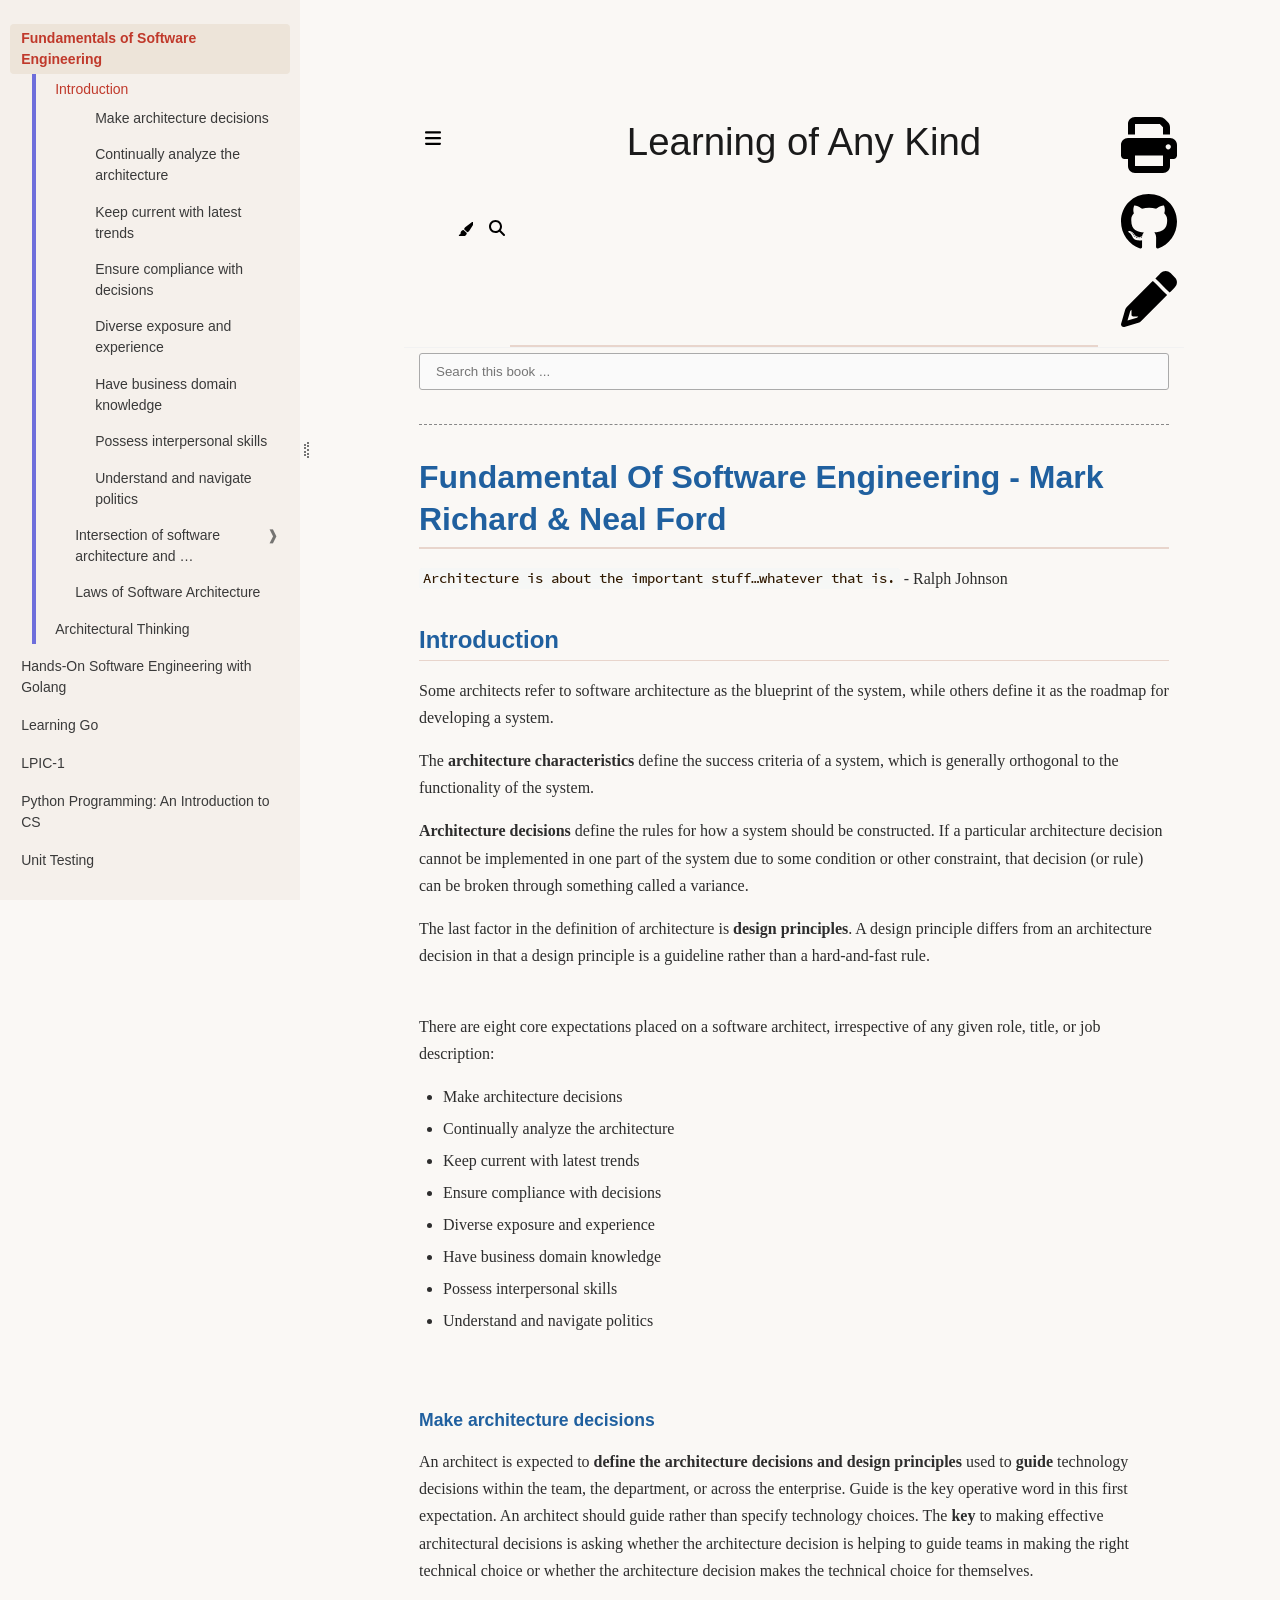
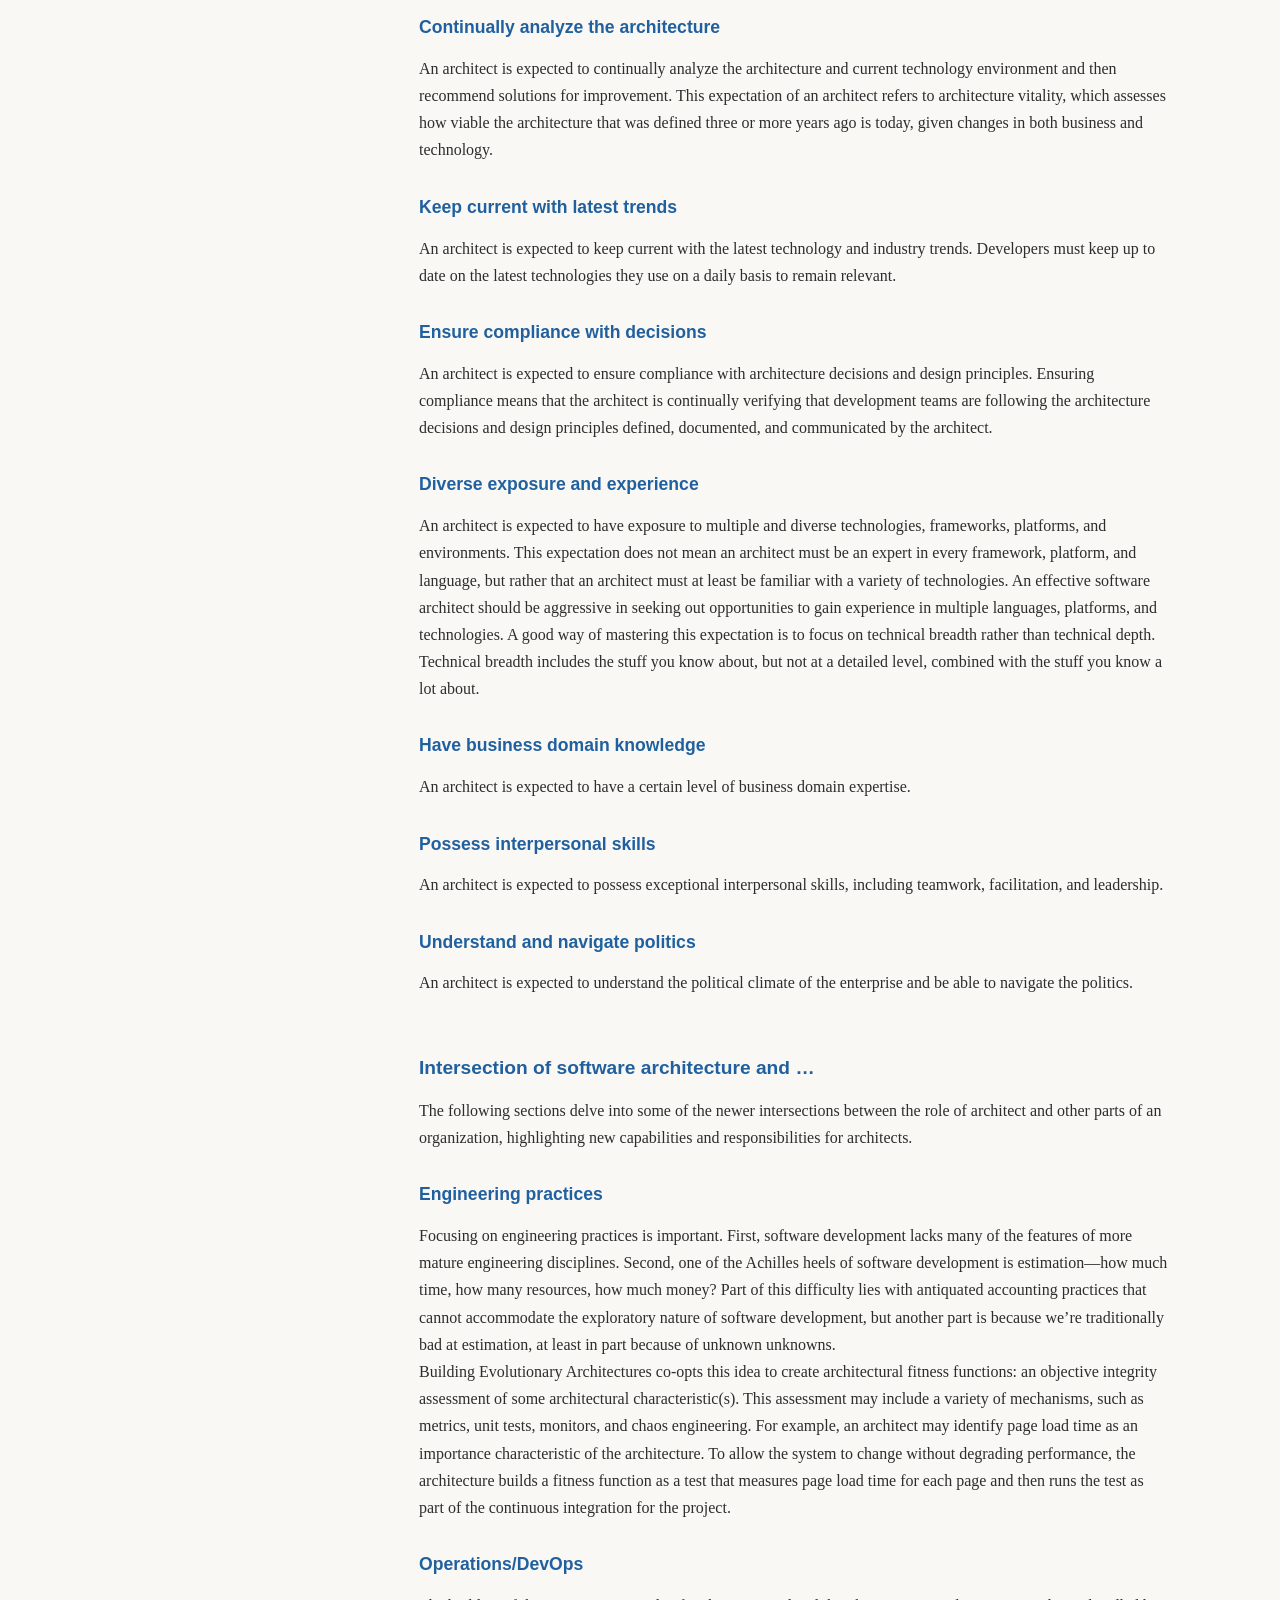
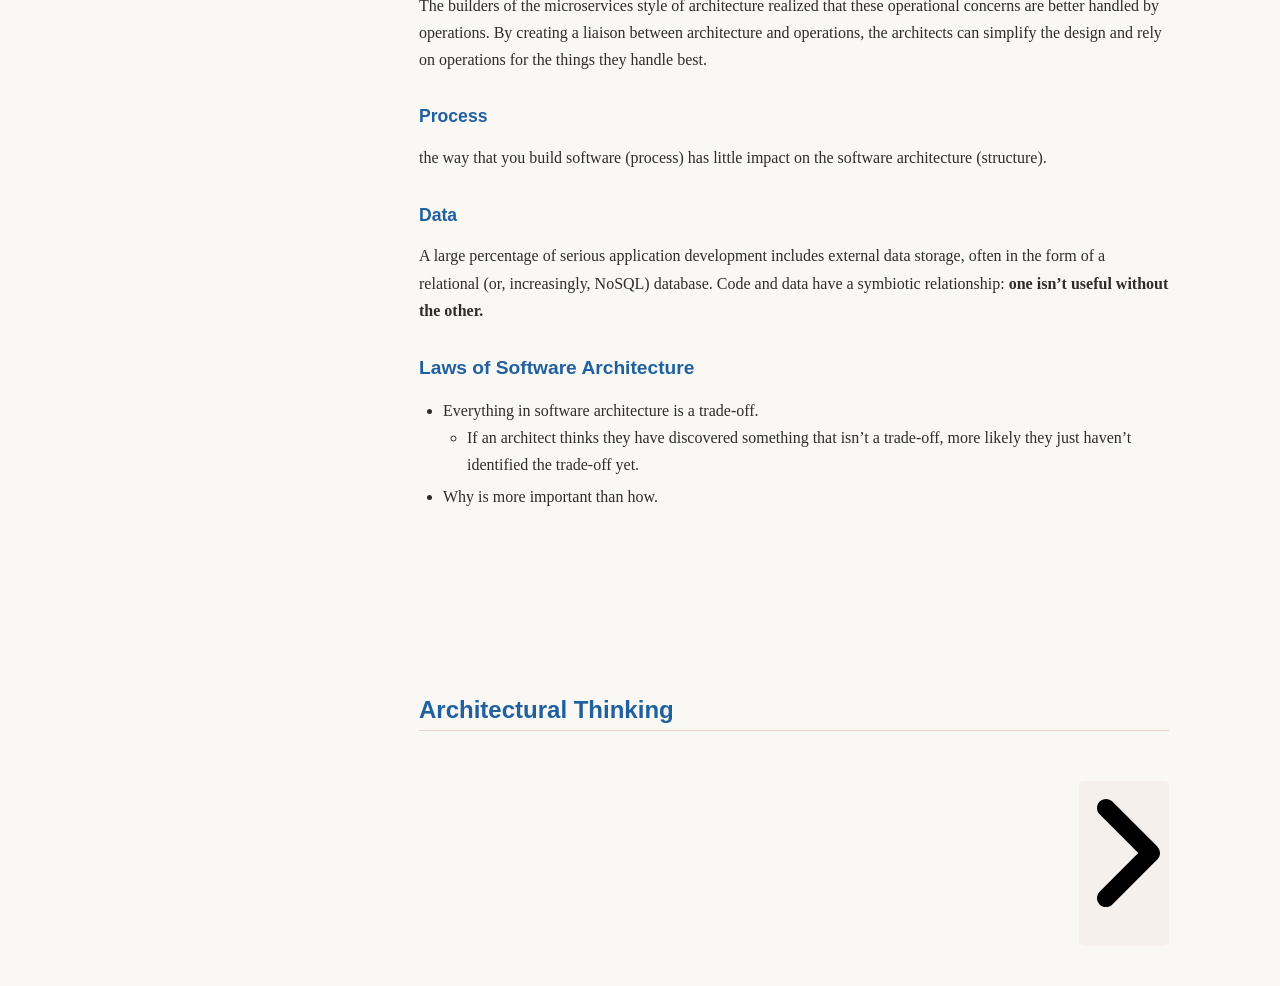
<file: book/index.html>
<!DOCTYPE HTML>
<html lang="en" class="light sidebar-visible" dir="ltr">
    <head>
        <!-- Book generated using mdBook -->
        <meta charset="UTF-8">
        <title>Fundamentals of Software Engineering - Learning of Any Kind</title>


        <!-- Custom HTML head -->

        <meta name="description" content="">
        <meta name="viewport" content="width=device-width, initial-scale=1">
        <meta name="theme-color" content="#ffffff">

        <link rel="icon" href="favicon-de23e50b.svg">
        <link rel="shortcut icon" href="favicon-8114d1fc.png">
        <link rel="stylesheet" href="css/variables-8adf115d.css">
        <link rel="stylesheet" href="css/general-24f5cce7.css">
        <link rel="stylesheet" href="css/chrome-d279d366.css">
        <link rel="stylesheet" href="css/print-9e4910d8.css" media="print">

        <!-- Fonts -->
        <link rel="stylesheet" href="fonts/fonts-9644e21d.css">

        <!-- Highlight.js Stylesheets -->
        <link rel="stylesheet" id="mdbook-highlight-css" href="highlight-493f70e1.css">
        <link rel="stylesheet" id="mdbook-tomorrow-night-css" href="tomorrow-night-4c0ae647.css">
        <link rel="stylesheet" id="mdbook-ayu-highlight-css" href="ayu-highlight-3fdfc3ac.css">

        <!-- Custom theme stylesheets -->


        <!-- Provide site root and default themes to javascript -->
        <script>
            const path_to_root = "";
            const default_light_theme = "light";
            const default_dark_theme = "navy";
            window.path_to_searchindex_js = "searchindex-d154ffda.js";
        </script>
        <!-- Start loading toc.js asap -->
        <script src="toc-afc71aae.js"></script>
    </head>
    <body>
    <div id="mdbook-help-container">
        <div id="mdbook-help-popup">
            <h2 class="mdbook-help-title">Keyboard shortcuts</h2>
            <div>
                <p>Press <kbd>←</kbd> or <kbd>→</kbd> to navigate between chapters</p>
                <p>Press <kbd>S</kbd> or <kbd>/</kbd> to search in the book</p>
                <p>Press <kbd>?</kbd> to show this help</p>
                <p>Press <kbd>Esc</kbd> to hide this help</p>
            </div>
        </div>
    </div>
    <div id="mdbook-body-container">
        <!-- Work around some values being stored in localStorage wrapped in quotes -->
        <script>
            try {
                let theme = localStorage.getItem('mdbook-theme');
                let sidebar = localStorage.getItem('mdbook-sidebar');

                if (theme.startsWith('"') && theme.endsWith('"')) {
                    localStorage.setItem('mdbook-theme', theme.slice(1, theme.length - 1));
                }

                if (sidebar.startsWith('"') && sidebar.endsWith('"')) {
                    localStorage.setItem('mdbook-sidebar', sidebar.slice(1, sidebar.length - 1));
                }
            } catch (e) { }
        </script>

        <!-- Set the theme before any content is loaded, prevents flash -->
        <script>
            const default_theme = window.matchMedia("(prefers-color-scheme: dark)").matches ? default_dark_theme : default_light_theme;
            let theme;
            try { theme = localStorage.getItem('mdbook-theme'); } catch(e) { }
            if (theme === null || theme === undefined) { theme = default_theme; }
            const html = document.documentElement;
            html.classList.remove('light')
            html.classList.add(theme);
            html.classList.add("js");
        </script>

        <input type="checkbox" id="mdbook-sidebar-toggle-anchor" class="hidden">

        <!-- Hide / unhide sidebar before it is displayed -->
        <script>
            let sidebar = null;
            const sidebar_toggle = document.getElementById("mdbook-sidebar-toggle-anchor");
            if (document.body.clientWidth >= 1080) {
                try { sidebar = localStorage.getItem('mdbook-sidebar'); } catch(e) { }
                sidebar = sidebar || 'visible';
            } else {
                sidebar = 'hidden';
                sidebar_toggle.checked = false;
            }
            if (sidebar === 'visible') {
                sidebar_toggle.checked = true;
            } else {
                html.classList.remove('sidebar-visible');
            }
        </script>

        <nav id="mdbook-sidebar" class="sidebar" aria-label="Table of contents">
            <!-- populated by js -->
            <mdbook-sidebar-scrollbox class="sidebar-scrollbox"></mdbook-sidebar-scrollbox>
            <noscript>
                <iframe class="sidebar-iframe-outer" src="toc.html"></iframe>
            </noscript>
            <div id="mdbook-sidebar-resize-handle" class="sidebar-resize-handle">
                <div class="sidebar-resize-indicator"></div>
            </div>
        </nav>

        <div id="mdbook-page-wrapper" class="page-wrapper">

            <div class="page">
                <div id="mdbook-menu-bar-hover-placeholder"></div>
                <div id="mdbook-menu-bar" class="menu-bar sticky">
                    <div class="left-buttons">
                        <label id="mdbook-sidebar-toggle" class="icon-button" for="mdbook-sidebar-toggle-anchor" title="Toggle Table of Contents" aria-label="Toggle Table of Contents" aria-controls="mdbook-sidebar">
                            <span class=fa-svg><svg xmlns="http://www.w3.org/2000/svg" viewBox="0 0 448 512"><!--! Font Awesome Free 6.2.0 by @fontawesome - https://fontawesome.com License - https://fontawesome.com/license/free (Icons: CC BY 4.0, Fonts: SIL OFL 1.1, Code: MIT License) Copyright 2022 Fonticons, Inc. --><path d="M0 96C0 78.3 14.3 64 32 64H416c17.7 0 32 14.3 32 32s-14.3 32-32 32H32C14.3 128 0 113.7 0 96zM0 256c0-17.7 14.3-32 32-32H416c17.7 0 32 14.3 32 32s-14.3 32-32 32H32c-17.7 0-32-14.3-32-32zM448 416c0 17.7-14.3 32-32 32H32c-17.7 0-32-14.3-32-32s14.3-32 32-32H416c17.7 0 32 14.3 32 32z"/></svg></span>
                        </label>
                        <button id="mdbook-theme-toggle" class="icon-button" type="button" title="Change theme" aria-label="Change theme" aria-haspopup="true" aria-expanded="false" aria-controls="mdbook-theme-list">
                            <span class=fa-svg><svg xmlns="http://www.w3.org/2000/svg" viewBox="0 0 576 512"><!--! Font Awesome Free 6.2.0 by @fontawesome - https://fontawesome.com License - https://fontawesome.com/license/free (Icons: CC BY 4.0, Fonts: SIL OFL 1.1, Code: MIT License) Copyright 2022 Fonticons, Inc. --><path d="M371.3 367.1c27.3-3.9 51.9-19.4 67.2-42.9L600.2 74.1c12.6-19.5 9.4-45.3-7.6-61.2S549.7-4.4 531.1 9.6L294.4 187.2c-24 18-38.2 46.1-38.4 76.1L371.3 367.1zm-19.6 25.4l-116-104.4C175.9 290.3 128 339.6 128 400c0 3.9 .2 7.8 .6 11.6c1.8 17.5-10.2 36.4-27.8 36.4H96c-17.7 0-32 14.3-32 32s14.3 32 32 32H240c61.9 0 112-50.1 112-112c0-2.5-.1-5-.2-7.5z"/></svg></span>
                        </button>
                        <ul id="mdbook-theme-list" class="theme-popup" aria-label="Themes" role="menu">
                            <li role="none"><button role="menuitem" class="theme" id="mdbook-theme-default_theme">Auto</button></li>
                            <li role="none"><button role="menuitem" class="theme" id="mdbook-theme-light">Light</button></li>
                            <li role="none"><button role="menuitem" class="theme" id="mdbook-theme-rust">Rust</button></li>
                            <li role="none"><button role="menuitem" class="theme" id="mdbook-theme-coal">Coal</button></li>
                            <li role="none"><button role="menuitem" class="theme" id="mdbook-theme-navy">Navy</button></li>
                            <li role="none"><button role="menuitem" class="theme" id="mdbook-theme-ayu">Ayu</button></li>
                        </ul>
                        <button id="mdbook-search-toggle" class="icon-button" type="button" title="Search (`/`)" aria-label="Toggle Searchbar" aria-expanded="false" aria-keyshortcuts="/ s" aria-controls="mdbook-searchbar">
                            <span class=fa-svg><svg xmlns="http://www.w3.org/2000/svg" viewBox="0 0 512 512"><!--! Font Awesome Free 6.2.0 by @fontawesome - https://fontawesome.com License - https://fontawesome.com/license/free (Icons: CC BY 4.0, Fonts: SIL OFL 1.1, Code: MIT License) Copyright 2022 Fonticons, Inc. --><path d="M416 208c0 45.9-14.9 88.3-40 122.7L502.6 457.4c12.5 12.5 12.5 32.8 0 45.3s-32.8 12.5-45.3 0L330.7 376c-34.4 25.2-76.8 40-122.7 40C93.1 416 0 322.9 0 208S93.1 0 208 0S416 93.1 416 208zM208 352c79.5 0 144-64.5 144-144s-64.5-144-144-144S64 128.5 64 208s64.5 144 144 144z"/></svg></span>
                        </button>
                    </div>

                    <h1 class="menu-title">Learning of Any Kind</h1>

                    <div class="right-buttons">
                        <a href="print.html" title="Print this book" aria-label="Print this book">
                            <span class=fa-svg id="print-button"><svg xmlns="http://www.w3.org/2000/svg" viewBox="0 0 512 512"><!--! Font Awesome Free 6.2.0 by @fontawesome - https://fontawesome.com License - https://fontawesome.com/license/free (Icons: CC BY 4.0, Fonts: SIL OFL 1.1, Code: MIT License) Copyright 2022 Fonticons, Inc. --><path d="M128 0C92.7 0 64 28.7 64 64v96h64V64H354.7L384 93.3V160h64V93.3c0-17-6.7-33.3-18.7-45.3L400 18.7C388 6.7 371.7 0 354.7 0H128zM384 352v32 64H128V384 368 352H384zm64 32h32c17.7 0 32-14.3 32-32V256c0-35.3-28.7-64-64-64H64c-35.3 0-64 28.7-64 64v96c0 17.7 14.3 32 32 32H64v64c0 35.3 28.7 64 64 64H384c35.3 0 64-28.7 64-64V384zm-16-88c-13.3 0-24-10.7-24-24s10.7-24 24-24s24 10.7 24 24s-10.7 24-24 24z"/></svg></span>
                        </a>
                        <a href="https://github.com/atrovan/LearningOfAnyKind" title="Git repository" aria-label="Git repository">
                            <span class=fa-svg><svg xmlns="http://www.w3.org/2000/svg" viewBox="0 0 496 512"><!--! Font Awesome Free 6.2.0 by @fontawesome - https://fontawesome.com License - https://fontawesome.com/license/free (Icons: CC BY 4.0, Fonts: SIL OFL 1.1, Code: MIT License) Copyright 2022 Fonticons, Inc. --><path d="M165.9 397.4c0 2-2.3 3.6-5.2 3.6-3.3.3-5.6-1.3-5.6-3.6 0-2 2.3-3.6 5.2-3.6 3-.3 5.6 1.3 5.6 3.6zm-31.1-4.5c-.7 2 1.3 4.3 4.3 4.9 2.6 1 5.6 0 6.2-2s-1.3-4.3-4.3-5.2c-2.6-.7-5.5.3-6.2 2.3zm44.2-1.7c-2.9.7-4.9 2.6-4.6 4.9.3 2 2.9 3.3 5.9 2.6 2.9-.7 4.9-2.6 4.6-4.6-.3-1.9-3-3.2-5.9-2.9zM244.8 8C106.1 8 0 113.3 0 252c0 110.9 69.8 205.8 169.5 239.2 12.8 2.3 17.3-5.6 17.3-12.1 0-6.2-.3-40.4-.3-61.4 0 0-70 15-84.7-29.8 0 0-11.4-29.1-27.8-36.6 0 0-22.9-15.7 1.6-15.4 0 0 24.9 2 38.6 25.8 21.9 38.6 58.6 27.5 72.9 20.9 2.3-16 8.8-27.1 16-33.7-55.9-6.2-112.3-14.3-112.3-110.5 0-27.5 7.6-41.3 23.6-58.9-2.6-6.5-11.1-33.3 2.6-67.9 20.9-6.5 69 27 69 27 20-5.6 41.5-8.5 62.8-8.5s42.8 2.9 62.8 8.5c0 0 48.1-33.6 69-27 13.7 34.7 5.2 61.4 2.6 67.9 16 17.7 25.8 31.5 25.8 58.9 0 96.5-58.9 104.2-114.8 110.5 9.2 7.9 17 22.9 17 46.4 0 33.7-.3 75.4-.3 83.6 0 6.5 4.6 14.4 17.3 12.1C428.2 457.8 496 362.9 496 252 496 113.3 383.5 8 244.8 8zM97.2 352.9c-1.3 1-1 3.3.7 5.2 1.6 1.6 3.9 2.3 5.2 1 1.3-1 1-3.3-.7-5.2-1.6-1.6-3.9-2.3-5.2-1zm-10.8-8.1c-.7 1.3.3 2.9 2.3 3.9 1.6 1 3.6.7 4.3-.7.7-1.3-.3-2.9-2.3-3.9-2-.6-3.6-.3-4.3.7zm32.4 35.6c-1.6 1.3-1 4.3 1.3 6.2 2.3 2.3 5.2 2.6 6.5 1 1.3-1.3.7-4.3-1.3-6.2-2.2-2.3-5.2-2.6-6.5-1zm-11.4-14.7c-1.6 1-1.6 3.6 0 5.9 1.6 2.3 4.3 3.3 5.6 2.3 1.6-1.3 1.6-3.9 0-6.2-1.4-2.3-4-3.3-5.6-2z"/></svg></span>
                        </a>
                        <a href="https://github.com/atrovan/LearningOfAnyKind/edit/main/books/books/FundamentalOfSoftwareEngineering.md" title="Suggest an edit" aria-label="Suggest an edit" rel="edit">
                            <span class=fa-svg id="git-edit-button"><svg xmlns="http://www.w3.org/2000/svg" viewBox="0 0 512 512"><!--! Font Awesome Free 6.2.0 by @fontawesome - https://fontawesome.com License - https://fontawesome.com/license/free (Icons: CC BY 4.0, Fonts: SIL OFL 1.1, Code: MIT License) Copyright 2022 Fonticons, Inc. --><path d="M421.7 220.3l-11.3 11.3-22.6 22.6-205 205c-6.6 6.6-14.8 11.5-23.8 14.1L30.8 511c-8.4 2.5-17.5 .2-23.7-6.1S-1.5 489.7 1 481.2L38.7 353.1c2.6-9 7.5-17.2 14.1-23.8l205-205 22.6-22.6 11.3-11.3 33.9 33.9 62.1 62.1 33.9 33.9zM96 353.9l-9.3 9.3c-.9 .9-1.6 2.1-2 3.4l-25.3 86 86-25.3c1.3-.4 2.5-1.1 3.4-2l9.3-9.3H112c-8.8 0-16-7.2-16-16V353.9zM453.3 19.3l39.4 39.4c25 25 25 65.5 0 90.5l-14.5 14.5-22.6 22.6-11.3 11.3-33.9-33.9-62.1-62.1L314.3 67.7l11.3-11.3 22.6-22.6 14.5-14.5c25-25 65.5-25 90.5 0z"/></svg></span>
                        </a>

                    </div>
                </div>

                <div id="mdbook-search-wrapper" class="hidden">
                    <form id="mdbook-searchbar-outer" class="searchbar-outer">
                        <div class="search-wrapper">
                            <input type="search" id="mdbook-searchbar" name="searchbar" placeholder="Search this book ..." aria-controls="mdbook-searchresults-outer" aria-describedby="searchresults-header">
                            <div class="spinner-wrapper">
                                <span class=fa-svg id="fa-spin"><svg xmlns="http://www.w3.org/2000/svg" viewBox="0 0 512 512"><!--! Font Awesome Free 6.2.0 by @fontawesome - https://fontawesome.com License - https://fontawesome.com/license/free (Icons: CC BY 4.0, Fonts: SIL OFL 1.1, Code: MIT License) Copyright 2022 Fonticons, Inc. --><path d="M304 48c0-26.5-21.5-48-48-48s-48 21.5-48 48s21.5 48 48 48s48-21.5 48-48zm0 416c0-26.5-21.5-48-48-48s-48 21.5-48 48s21.5 48 48 48s48-21.5 48-48zM48 304c26.5 0 48-21.5 48-48s-21.5-48-48-48s-48 21.5-48 48s21.5 48 48 48zm464-48c0-26.5-21.5-48-48-48s-48 21.5-48 48s21.5 48 48 48s48-21.5 48-48zM142.9 437c18.7-18.7 18.7-49.1 0-67.9s-49.1-18.7-67.9 0s-18.7 49.1 0 67.9s49.1 18.7 67.9 0zm0-294.2c18.7-18.7 18.7-49.1 0-67.9S93.7 56.2 75 75s-18.7 49.1 0 67.9s49.1 18.7 67.9 0zM369.1 437c18.7 18.7 49.1 18.7 67.9 0s18.7-49.1 0-67.9s-49.1-18.7-67.9 0s-18.7 49.1 0 67.9z"/></svg></span>
                            </div>
                        </div>
                    </form>
                    <div id="mdbook-searchresults-outer" class="searchresults-outer hidden">
                        <div id="mdbook-searchresults-header" class="searchresults-header"></div>
                        <ul id="mdbook-searchresults">
                        </ul>
                    </div>
                </div>

                <!-- Apply ARIA attributes after the sidebar and the sidebar toggle button are added to the DOM -->
                <script>
                    document.getElementById('mdbook-sidebar-toggle').setAttribute('aria-expanded', sidebar === 'visible');
                    document.getElementById('mdbook-sidebar').setAttribute('aria-hidden', sidebar !== 'visible');
                    Array.from(document.querySelectorAll('#mdbook-sidebar a')).forEach(function(link) {
                        link.setAttribute('tabIndex', sidebar === 'visible' ? 0 : -1);
                    });
                </script>

                <div id="mdbook-content" class="content">
                    <main>
                        <h1 id="fundamental-of-software-engineering---mark-richard--neal-ford"><a class="header" href="#fundamental-of-software-engineering---mark-richard--neal-ford">Fundamental Of Software Engineering - Mark Richard &amp; Neal Ford</a></h1>
<p><code>Architecture is about the important stuff…whatever that is.</code> - Ralph Johnson <br></p>
<h2 id="introduction"><a class="header" href="#introduction">Introduction</a></h2>
<p>Some architects refer to software architecture as the blueprint of the system, while others define it as the roadmap for developing a system. <br></p>
<p>The <strong>architecture characteristics</strong> define the success criteria of a system, which is generally orthogonal to the functionality of the system. <br></p>
<p><strong>Architecture decisions</strong> define the rules for how a system should be constructed. If a particular architecture decision cannot be implemented in one part of the system due to some condition or other constraint, that decision (or rule) can be broken through something called a variance. <br></p>
<p>The last factor in the definition of architecture is <strong>design principles</strong>. A design principle differs from an architecture decision in that a design principle is a guideline rather than a hard-and-fast rule. <br><br></p>
<p>There are eight core expectations placed on a software architect, irrespective of any given role, title, or job description:</p>
<ul>
<li>Make architecture decisions</li>
<li>Continually analyze the architecture</li>
<li>Keep current with latest trends</li>
<li>Ensure compliance with decisions</li>
<li>Diverse exposure and experience</li>
<li>Have business domain knowledge</li>
<li>Possess interpersonal skills</li>
<li>Understand and navigate politics</li>
</ul>
<br>
<h4 id="make-architecture-decisions"><a class="header" href="#make-architecture-decisions">Make architecture decisions</a></h4>
<p>An architect is expected to <strong>define the architecture decisions and design principles</strong> used to <strong>guide</strong> technology decisions within the team, the department, or across the enterprise. Guide is the key operative word in this first expectation. An architect should guide rather than specify technology choices. The <strong>key</strong> to making effective architectural decisions is asking whether the architecture decision is helping to guide teams in making the right technical choice or whether the architecture decision makes the technical choice for themselves.</p>
<h4 id="continually-analyze-the-architecture"><a class="header" href="#continually-analyze-the-architecture">Continually analyze the architecture</a></h4>
<p>An architect is expected to continually analyze the architecture and current technology environment and then recommend solutions for improvement. This expectation of an architect refers to architecture vitality, which assesses how viable the architecture that was defined three or more years ago is today, given changes in both business and technology.</p>
<h4 id="keep-current-with-latest-trends"><a class="header" href="#keep-current-with-latest-trends">Keep current with latest trends</a></h4>
<p>An architect is expected to keep current with the latest technology and industry trends. Developers must keep up to date on the latest technologies they use on a daily basis to remain relevant.</p>
<h4 id="ensure-compliance-with-decisions"><a class="header" href="#ensure-compliance-with-decisions">Ensure compliance with decisions</a></h4>
<p>An architect is expected to ensure compliance with architecture decisions and design principles. Ensuring compliance means that the architect is continually verifying that development teams are following the architecture decisions and design principles defined, documented, and communicated by the architect.</p>
<h4 id="diverse-exposure-and-experience"><a class="header" href="#diverse-exposure-and-experience">Diverse exposure and experience</a></h4>
<p>An architect is expected to have exposure to multiple and diverse technologies, frameworks, platforms, and environments. This expectation does not mean an architect must be an expert in every framework, platform, and language, but rather that an architect must at least be familiar with a variety of technologies. An effective software architect should be aggressive in seeking out opportunities to gain experience in multiple languages, platforms, and technologies. A good way of mastering this expectation is to focus on technical breadth rather than technical depth. Technical breadth includes the stuff you know about, but not at a detailed level, combined with the stuff you know a lot about.</p>
<h4 id="have-business-domain-knowledge"><a class="header" href="#have-business-domain-knowledge">Have business domain knowledge</a></h4>
<p>An architect is expected to have a certain level of business domain expertise.</p>
<h4 id="possess-interpersonal-skills"><a class="header" href="#possess-interpersonal-skills">Possess interpersonal skills</a></h4>
<p>An architect is expected to possess exceptional interpersonal skills, including teamwork, facilitation, and leadership.</p>
<h4 id="understand-and-navigate-politics"><a class="header" href="#understand-and-navigate-politics">Understand and navigate politics</a></h4>
<p>An architect is expected to understand the political climate of the enterprise and be able to navigate the politics. <br><br></p>
<h3 id="intersection-of-software-architecture-and-"><a class="header" href="#intersection-of-software-architecture-and-">Intersection of software architecture and …</a></h3>
<p>The following sections delve into some of the newer intersections between the role of architect and other parts of an organization, highlighting new capabilities and responsibilities for architects. <br></p>
<h4 id="engineering-practices"><a class="header" href="#engineering-practices">Engineering practices</a></h4>
<p>Focusing on engineering practices is important. First, software development lacks many of the features of more mature engineering disciplines. Second, one of the Achilles heels of software development is estimation—how much time, how many resources, how much money? Part of this difficulty lies with antiquated accounting practices that cannot accommodate the exploratory nature of software development, but another part is because we’re traditionally bad at estimation, at least in part because of unknown unknowns. <br> Building Evolutionary Architectures co-opts this idea to create architectural fitness
functions: an objective integrity assessment of some architectural characteristic(s). This assessment may include a variety of mechanisms, such as metrics, unit tests, monitors, and chaos engineering. For example, an architect may identify page load time as an importance characteristic of the architecture. To allow the system to change without degrading performance, the architecture builds a fitness function as a test that measures page load time for each page and then runs the test as part of the continuous integration for the project.</p>
<h4 id="operationsdevops"><a class="header" href="#operationsdevops">Operations/DevOps</a></h4>
<p>The builders of the microservices style of architecture realized that these operational concerns are better handled by operations. By creating a liaison between architecture and operations, the architects can simplify the design and rely on operations for the things they handle best.</p>
<h4 id="process"><a class="header" href="#process">Process</a></h4>
<p>the way that you build software (process) has little impact on the software architecture (structure).</p>
<h4 id="data"><a class="header" href="#data">Data</a></h4>
<p>A large percentage of serious application development includes external data storage, often in the form of a relational (or, increasingly, NoSQL) database. Code and data have a symbiotic relationship: <strong>one isn’t useful without the other.</strong></p>
<h3 id="laws-of-software-architecture"><a class="header" href="#laws-of-software-architecture">Laws of Software Architecture</a></h3>
<ul>
<li>Everything in software architecture is a trade-off.
<ul>
<li>If an architect thinks they have discovered something that isn’t a trade-off, more likely they just haven’t identified the trade-off yet.</li>
</ul>
</li>
<li>Why is more important than how.</li>
</ul>
<p><br><br><br><br><br></p>
<h2 id="architectural-thinking"><a class="header" href="#architectural-thinking">Architectural Thinking</a></h2>

                    </main>

                    <nav class="nav-wrapper" aria-label="Page navigation">
                        <!-- Mobile navigation buttons -->

                            <a rel="next prefetch" href="HandsOnSofwareEngineeringWithGolang.html" class="mobile-nav-chapters next" title="Next chapter" aria-label="Next chapter" aria-keyshortcuts="Right">
                                <span class=fa-svg><svg xmlns="http://www.w3.org/2000/svg" viewBox="0 0 320 512"><!--! Font Awesome Free 6.2.0 by @fontawesome - https://fontawesome.com License - https://fontawesome.com/license/free (Icons: CC BY 4.0, Fonts: SIL OFL 1.1, Code: MIT License) Copyright 2022 Fonticons, Inc. --><path d="M278.6 233.4c12.5 12.5 12.5 32.8 0 45.3l-160 160c-12.5 12.5-32.8 12.5-45.3 0s-12.5-32.8 0-45.3L210.7 256 73.4 118.6c-12.5-12.5-12.5-32.8 0-45.3s32.8-12.5 45.3 0l160 160z"/></svg></span>
                            </a>

                        <div style="clear: both"></div>
                    </nav>
                </div>
            </div>

            <nav class="nav-wide-wrapper" aria-label="Page navigation">

                    <a rel="next prefetch" href="HandsOnSofwareEngineeringWithGolang.html" class="nav-chapters next" title="Next chapter" aria-label="Next chapter" aria-keyshortcuts="Right">
                        <span class=fa-svg><svg xmlns="http://www.w3.org/2000/svg" viewBox="0 0 320 512"><!--! Font Awesome Free 6.2.0 by @fontawesome - https://fontawesome.com License - https://fontawesome.com/license/free (Icons: CC BY 4.0, Fonts: SIL OFL 1.1, Code: MIT License) Copyright 2022 Fonticons, Inc. --><path d="M278.6 233.4c12.5 12.5 12.5 32.8 0 45.3l-160 160c-12.5 12.5-32.8 12.5-45.3 0s-12.5-32.8 0-45.3L210.7 256 73.4 118.6c-12.5-12.5-12.5-32.8 0-45.3s32.8-12.5 45.3 0l160 160z"/></svg></span>
                    </a>
            </nav>

        </div>

        <template id=fa-eye><span class=fa-svg><svg xmlns="http://www.w3.org/2000/svg" viewBox="0 0 576 512"><!--! Font Awesome Free 6.2.0 by @fontawesome - https://fontawesome.com License - https://fontawesome.com/license/free (Icons: CC BY 4.0, Fonts: SIL OFL 1.1, Code: MIT License) Copyright 2022 Fonticons, Inc. --><path d="M288 32c-80.8 0-145.5 36.8-192.6 80.6C48.6 156 17.3 208 2.5 243.7c-3.3 7.9-3.3 16.7 0 24.6C17.3 304 48.6 356 95.4 399.4C142.5 443.2 207.2 480 288 480s145.5-36.8 192.6-80.6c46.8-43.5 78.1-95.4 93-131.1c3.3-7.9 3.3-16.7 0-24.6c-14.9-35.7-46.2-87.7-93-131.1C433.5 68.8 368.8 32 288 32zM432 256c0 79.5-64.5 144-144 144s-144-64.5-144-144s64.5-144 144-144s144 64.5 144 144zM288 192c0 35.3-28.7 64-64 64c-11.5 0-22.3-3-31.6-8.4c-.2 2.8-.4 5.5-.4 8.4c0 53 43 96 96 96s96-43 96-96s-43-96-96-96c-2.8 0-5.6 .1-8.4 .4c5.3 9.3 8.4 20.1 8.4 31.6z"/></svg></span></template>
        <template id=fa-eye-slash><span class=fa-svg><svg xmlns="http://www.w3.org/2000/svg" viewBox="0 0 640 512"><!--! Font Awesome Free 6.2.0 by @fontawesome - https://fontawesome.com License - https://fontawesome.com/license/free (Icons: CC BY 4.0, Fonts: SIL OFL 1.1, Code: MIT License) Copyright 2022 Fonticons, Inc. --><path d="M38.8 5.1C28.4-3.1 13.3-1.2 5.1 9.2S-1.2 34.7 9.2 42.9l592 464c10.4 8.2 25.5 6.3 33.7-4.1s6.3-25.5-4.1-33.7L525.6 386.7c39.6-40.6 66.4-86.1 79.9-118.4c3.3-7.9 3.3-16.7 0-24.6c-14.9-35.7-46.2-87.7-93-131.1C465.5 68.8 400.8 32 320 32c-68.2 0-125 26.3-169.3 60.8L38.8 5.1zM223.1 149.5C248.6 126.2 282.7 112 320 112c79.5 0 144 64.5 144 144c0 24.9-6.3 48.3-17.4 68.7L408 294.5c5.2-11.8 8-24.8 8-38.5c0-53-43-96-96-96c-2.8 0-5.6 .1-8.4 .4c5.3 9.3 8.4 20.1 8.4 31.6c0 10.2-2.4 19.8-6.6 28.3l-90.3-70.8zm223.1 298L373 389.9c-16.4 6.5-34.3 10.1-53 10.1c-79.5 0-144-64.5-144-144c0-6.9 .5-13.6 1.4-20.2L83.1 161.5C60.3 191.2 44 220.8 34.5 243.7c-3.3 7.9-3.3 16.7 0 24.6c14.9 35.7 46.2 87.7 93 131.1C174.5 443.2 239.2 480 320 480c47.8 0 89.9-12.9 126.2-32.5z"/></svg></span></template>
        <template id=fa-copy><span class=fa-svg><svg xmlns="http://www.w3.org/2000/svg" viewBox="0 0 512 512"><!--! Font Awesome Free 6.2.0 by @fontawesome - https://fontawesome.com License - https://fontawesome.com/license/free (Icons: CC BY 4.0, Fonts: SIL OFL 1.1, Code: MIT License) Copyright 2022 Fonticons, Inc. --><path d="M502.6 70.63l-61.25-61.25C435.4 3.371 427.2 0 418.7 0H255.1c-35.35 0-64 28.66-64 64l.0195 256C192 355.4 220.7 384 256 384h192c35.2 0 64-28.8 64-64V93.25C512 84.77 508.6 76.63 502.6 70.63zM464 320c0 8.836-7.164 16-16 16H255.1c-8.838 0-16-7.164-16-16L239.1 64.13c0-8.836 7.164-16 16-16h128L384 96c0 17.67 14.33 32 32 32h47.1V320zM272 448c0 8.836-7.164 16-16 16H63.1c-8.838 0-16-7.164-16-16L47.98 192.1c0-8.836 7.164-16 16-16H160V128H63.99c-35.35 0-64 28.65-64 64l.0098 256C.002 483.3 28.66 512 64 512h192c35.2 0 64-28.8 64-64v-32h-47.1L272 448z"/></svg></span></template>
        <template id=fa-play><span class=fa-svg><svg xmlns="http://www.w3.org/2000/svg" viewBox="0 0 384 512"><!--! Font Awesome Free 6.2.0 by @fontawesome - https://fontawesome.com License - https://fontawesome.com/license/free (Icons: CC BY 4.0, Fonts: SIL OFL 1.1, Code: MIT License) Copyright 2022 Fonticons, Inc. --><path d="M73 39c-14.8-9.1-33.4-9.4-48.5-.9S0 62.6 0 80V432c0 17.4 9.4 33.4 24.5 41.9s33.7 8.1 48.5-.9L361 297c14.3-8.7 23-24.2 23-41s-8.7-32.2-23-41L73 39z"/></svg></span></template>
        <template id=fa-clock-rotate-left><span class=fa-svg><svg xmlns="http://www.w3.org/2000/svg" viewBox="0 0 512 512"><!--! Font Awesome Free 6.2.0 by @fontawesome - https://fontawesome.com License - https://fontawesome.com/license/free (Icons: CC BY 4.0, Fonts: SIL OFL 1.1, Code: MIT License) Copyright 2022 Fonticons, Inc. --><path d="M75 75L41 41C25.9 25.9 0 36.6 0 57.9V168c0 13.3 10.7 24 24 24H134.1c21.4 0 32.1-25.9 17-41l-30.8-30.8C155 85.5 203 64 256 64c106 0 192 86 192 192s-86 192-192 192c-40.8 0-78.6-12.7-109.7-34.4c-14.5-10.1-34.4-6.6-44.6 7.9s-6.6 34.4 7.9 44.6C151.2 495 201.7 512 256 512c141.4 0 256-114.6 256-256S397.4 0 256 0C185.3 0 121.3 28.7 75 75zm181 53c-13.3 0-24 10.7-24 24V256c0 6.4 2.5 12.5 7 17l72 72c9.4 9.4 24.6 9.4 33.9 0s9.4-24.6 0-33.9l-65-65V152c0-13.3-10.7-24-24-24z"/></svg></span></template>

        <!-- Livereload script (if served using the cli tool) -->
        <script>
            const wsProtocol = location.protocol === 'https:' ? 'wss:' : 'ws:';
            const wsAddress = wsProtocol + "//" + location.host + "/" + "__livereload";
            const socket = new WebSocket(wsAddress);
            socket.onmessage = function (event) {
                if (event.data === "reload") {
                    socket.close();
                    location.reload();
                }
            };

            window.onbeforeunload = function() {
                socket.close();
            }
        </script>


        <script>
            window.playground_copyable = true;
        </script>


        <script src="elasticlunr-ef4e11c1.min.js"></script>
        <script src="mark-09e88c2c.min.js"></script>
        <script src="searcher-09f2665d.js"></script>

        <script src="clipboard-1626706a.min.js"></script>
        <script src="highlight-abc7f01d.js"></script>
        <script src="book-609e4cb8.js"></script>

        <!-- Custom JS scripts -->



    </div>
    </body>
</html>
</file>
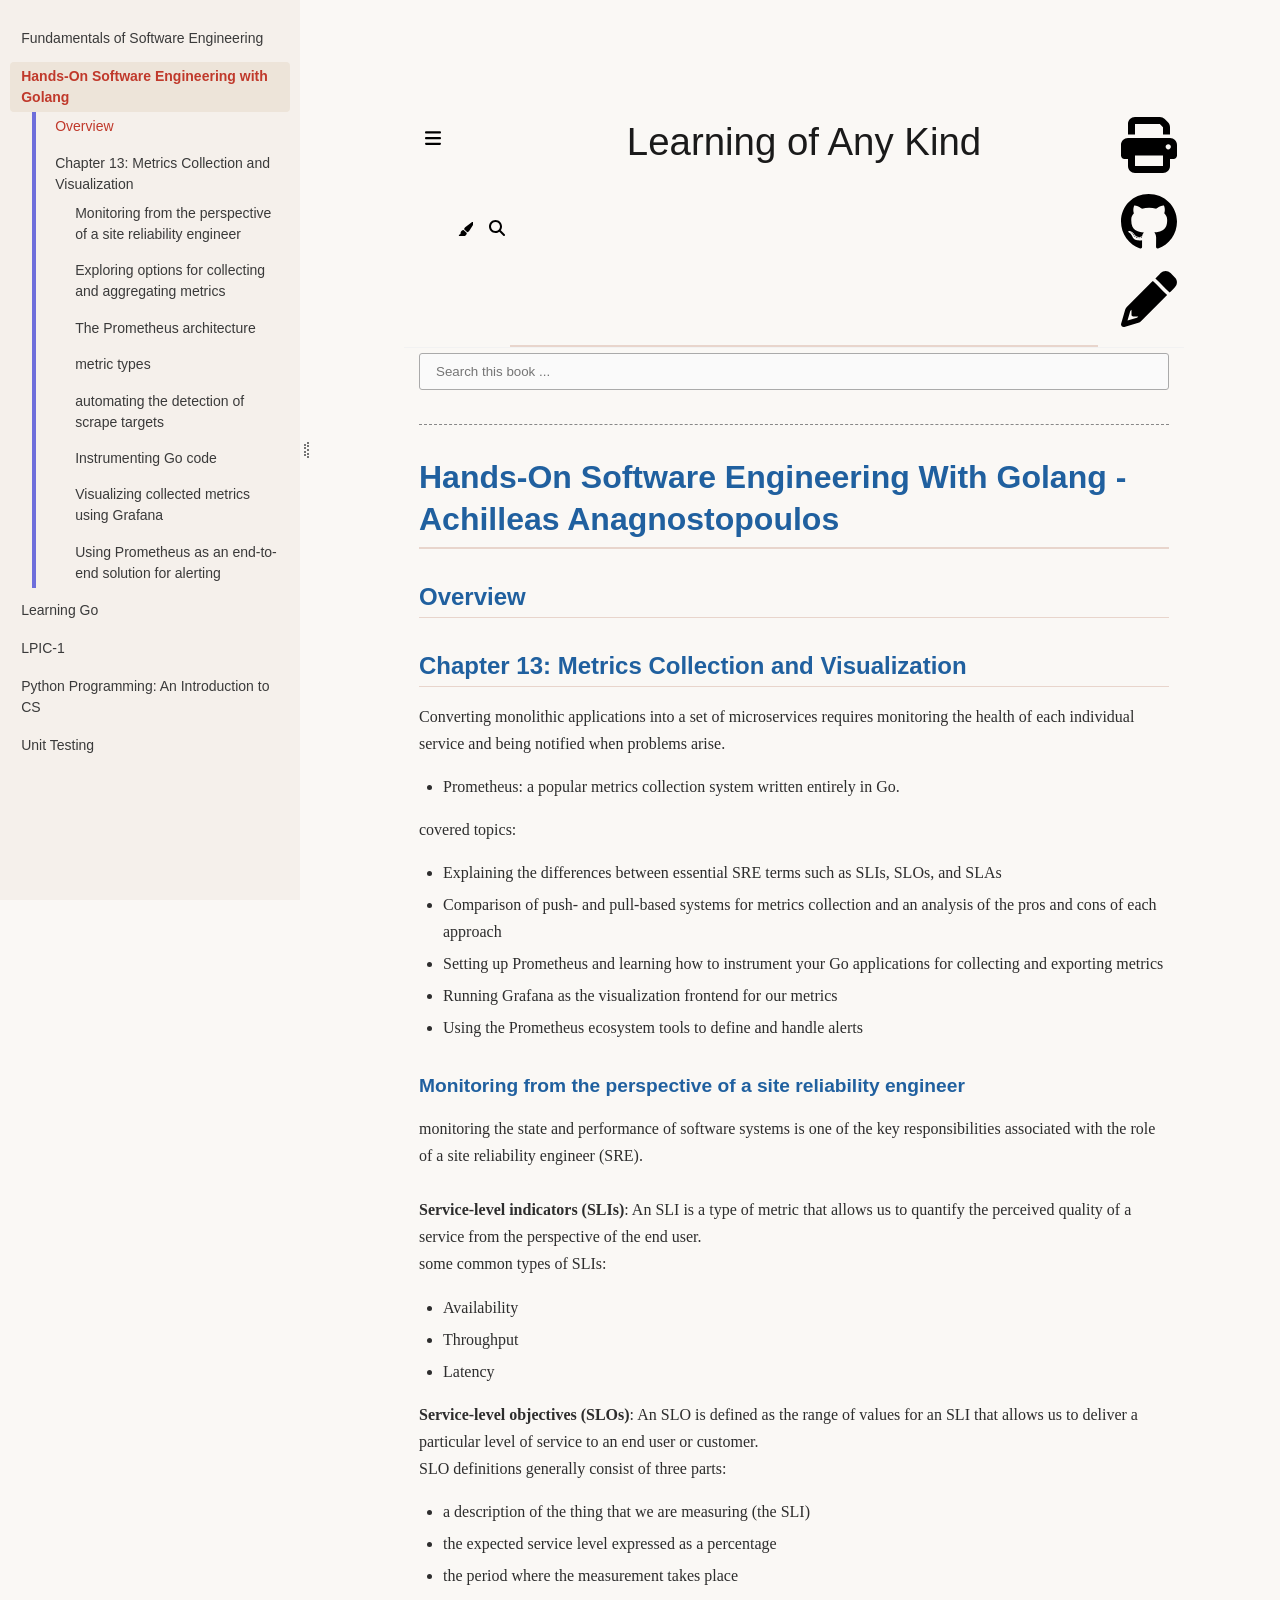
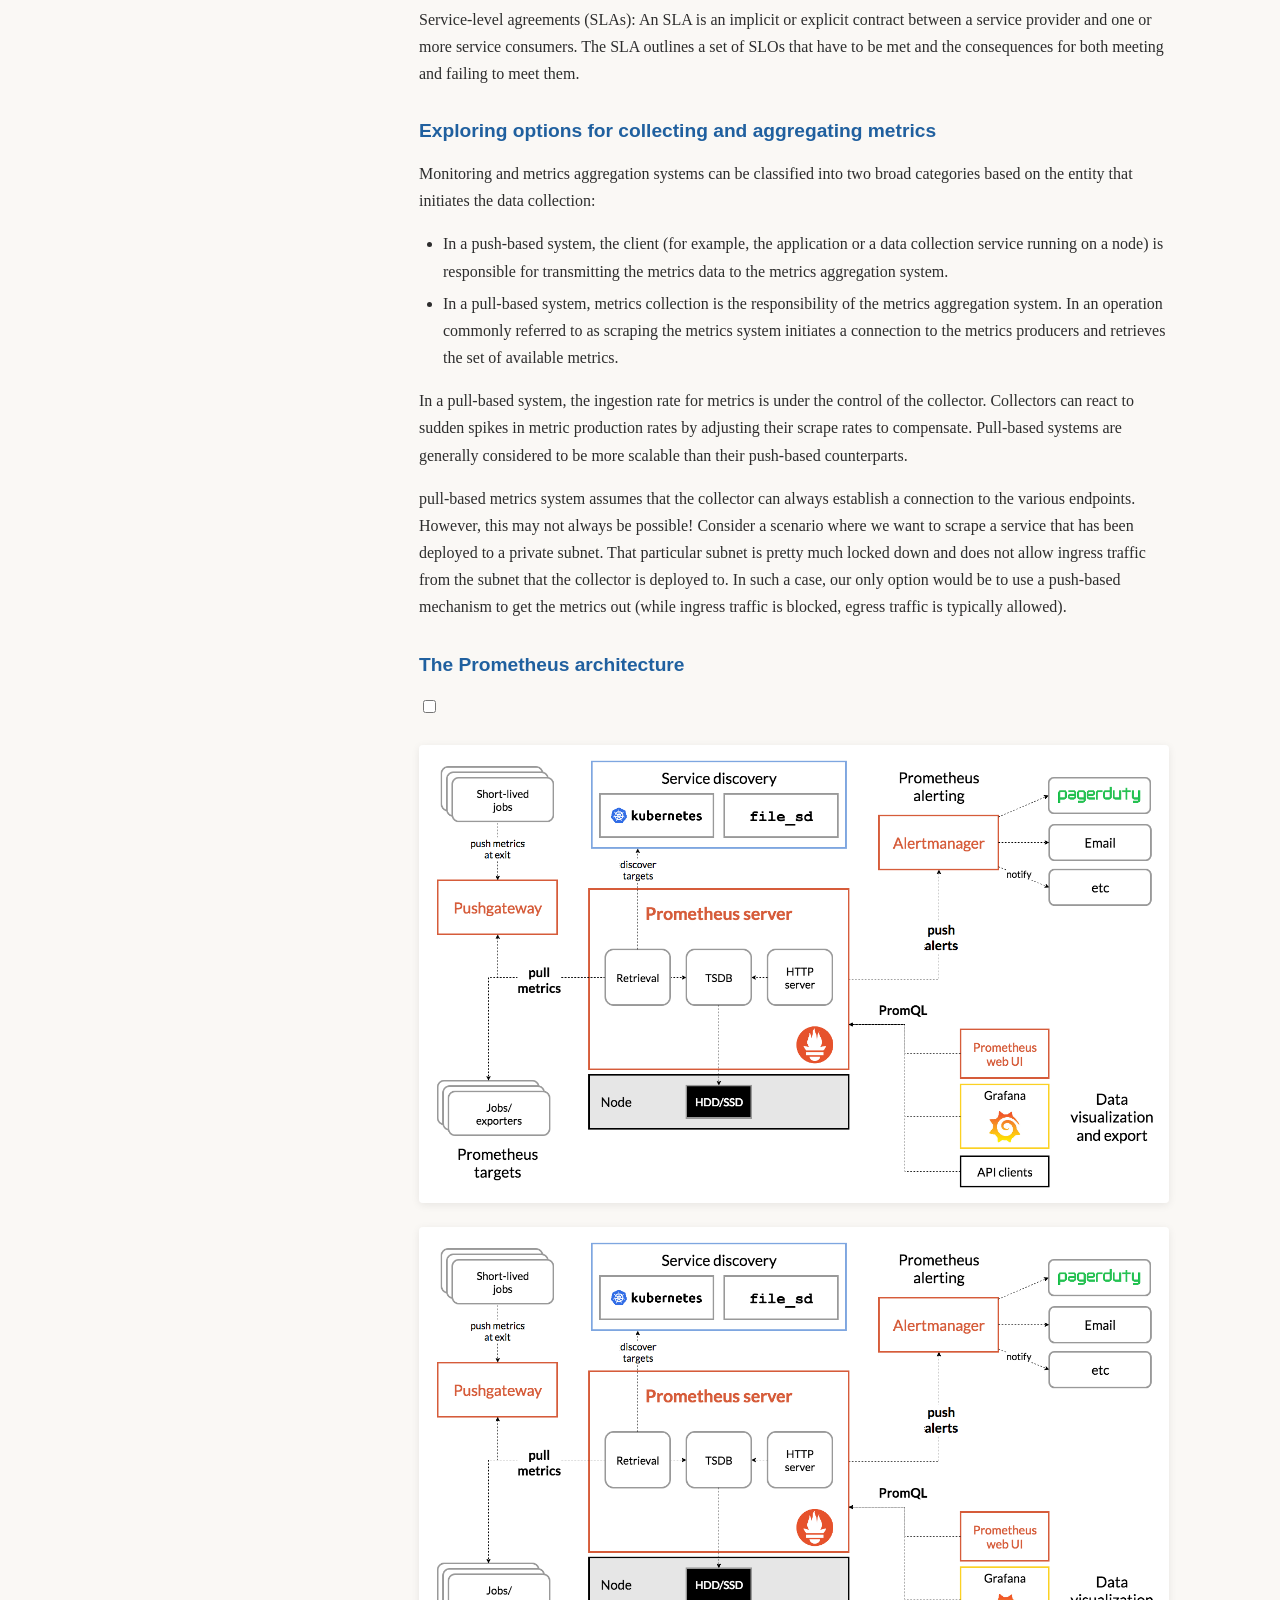
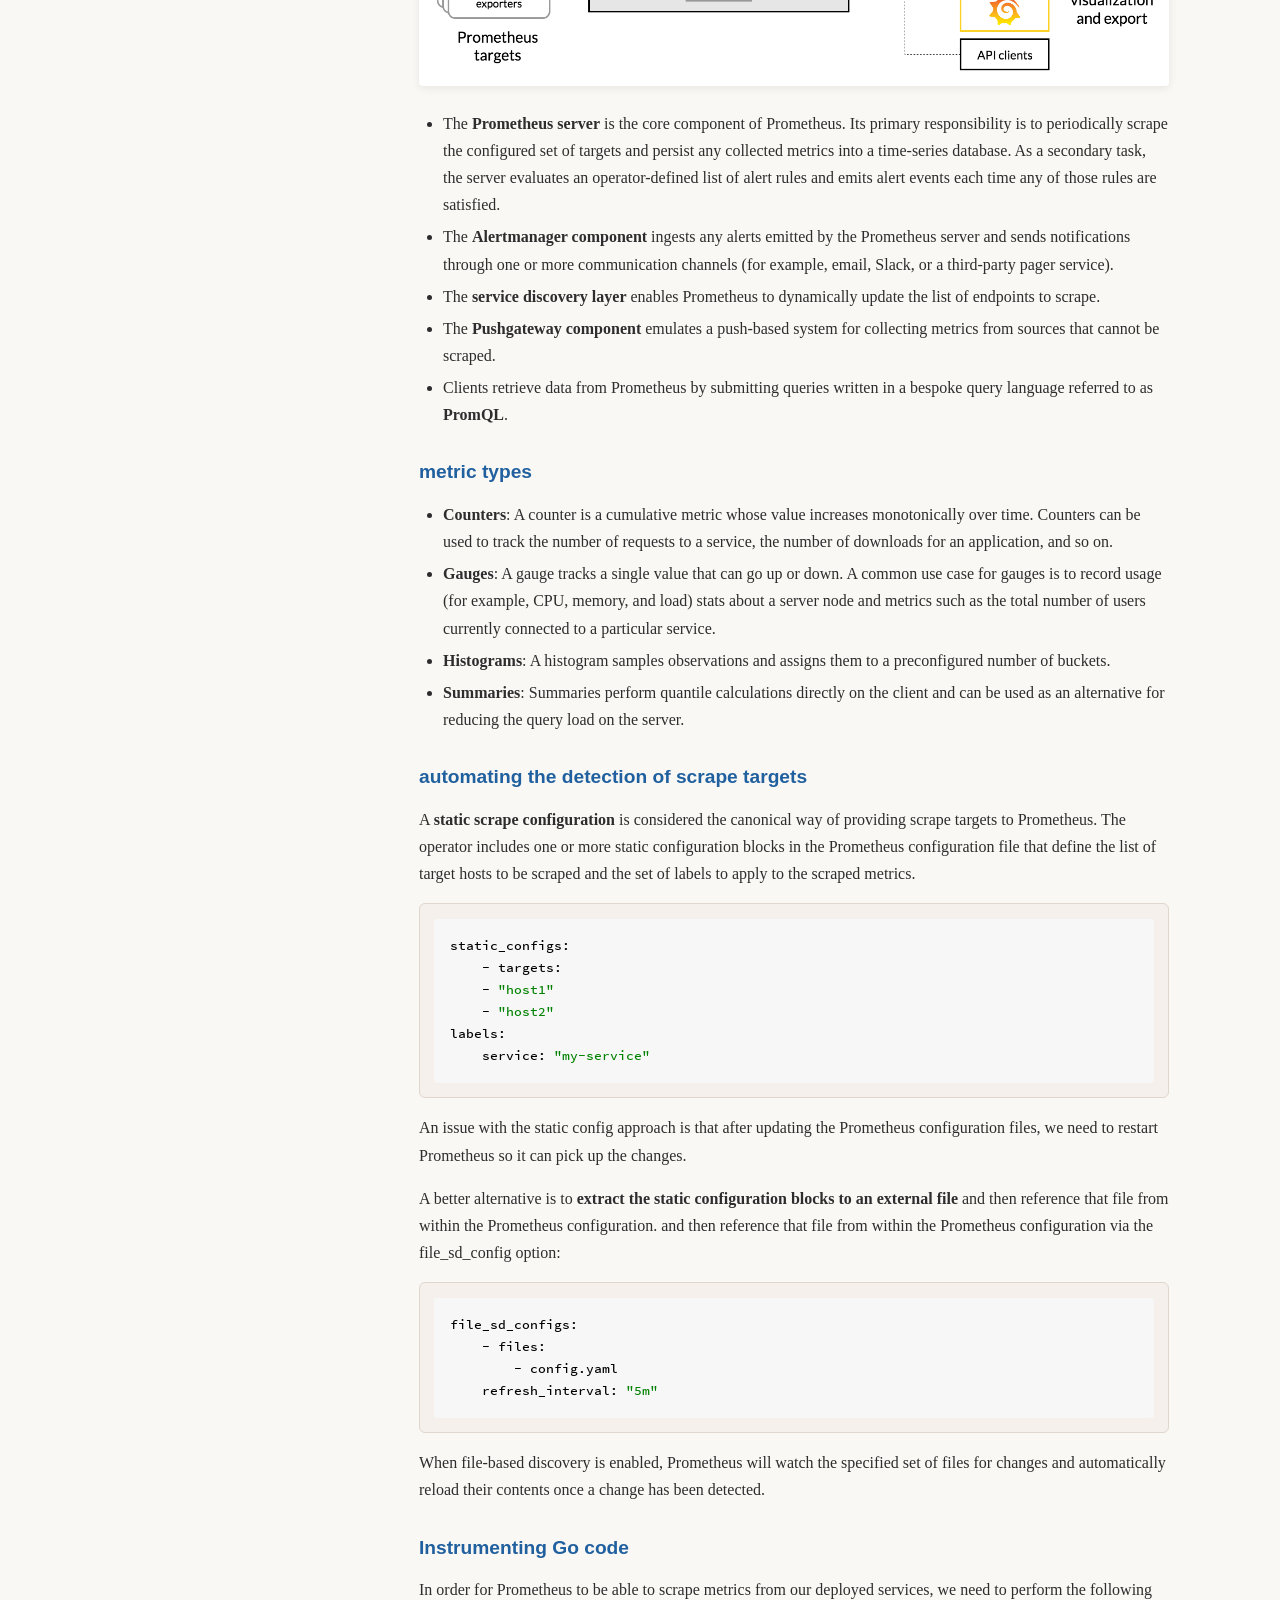
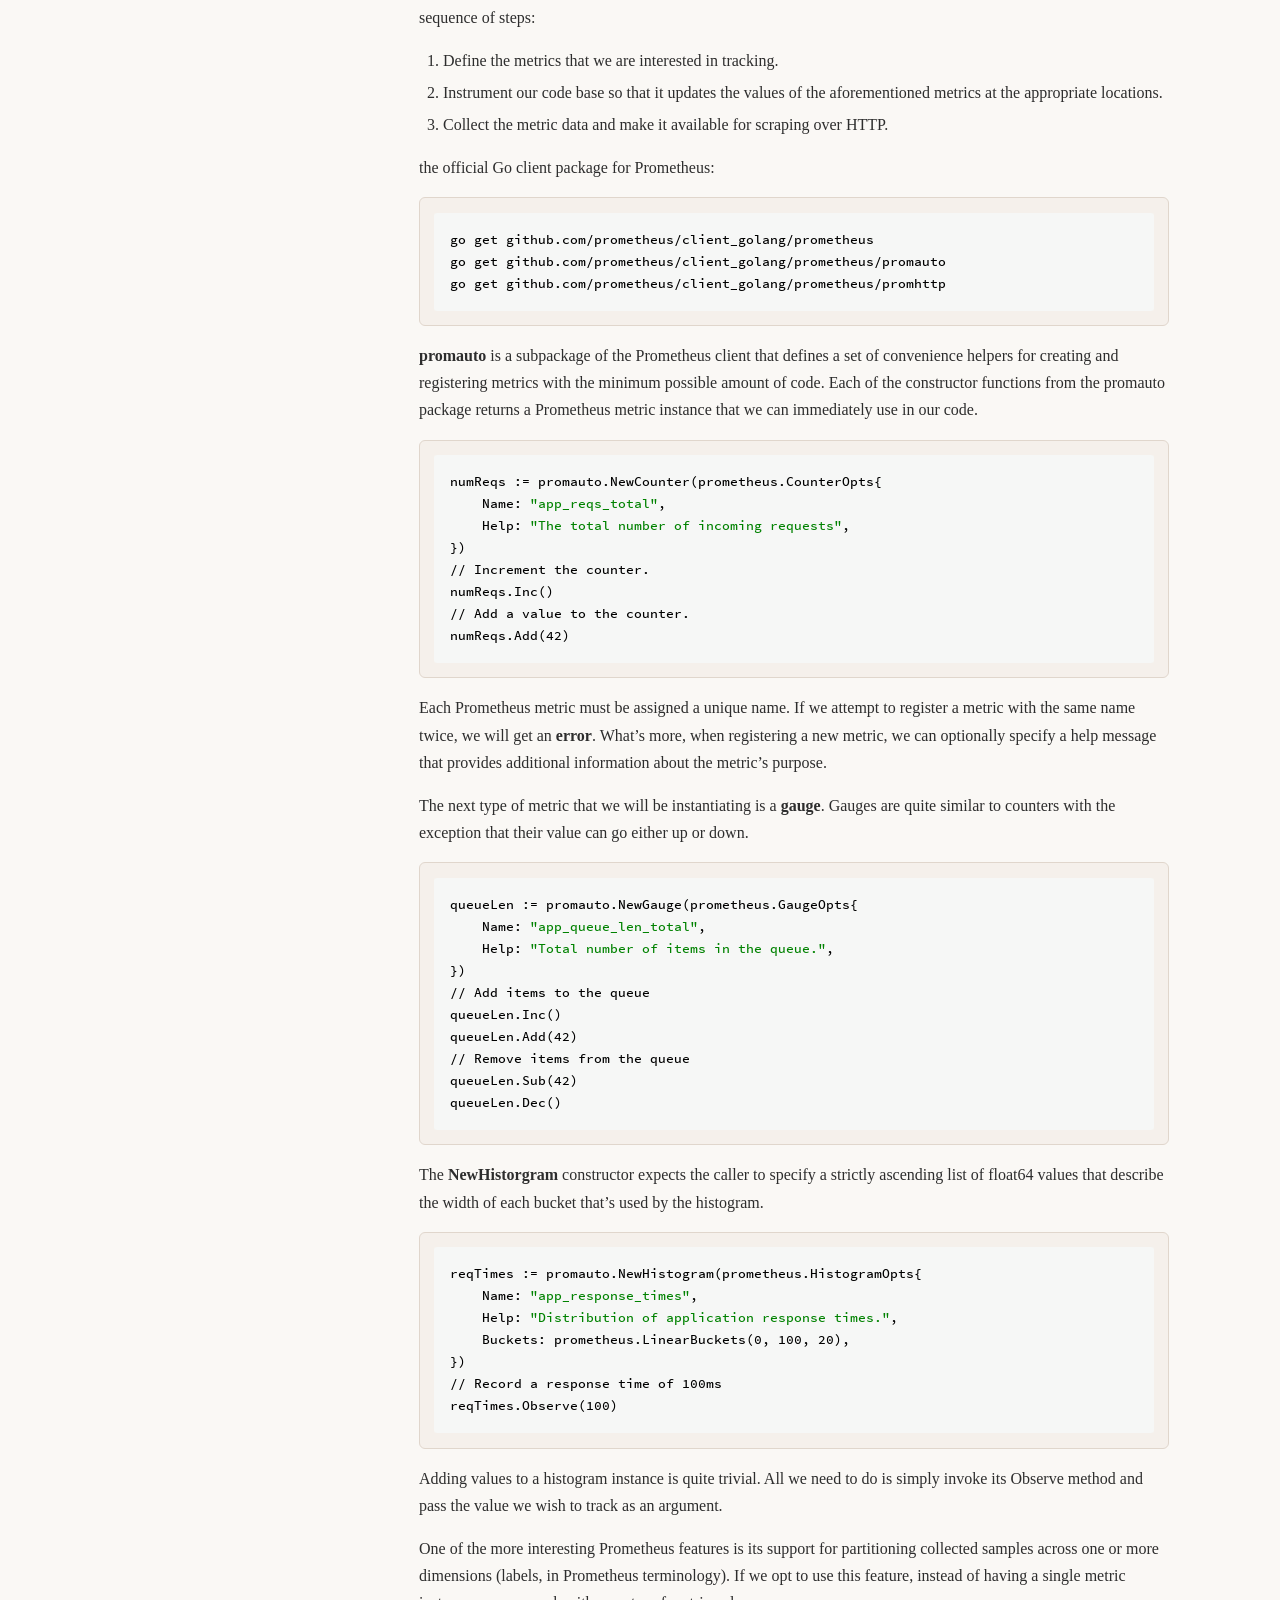
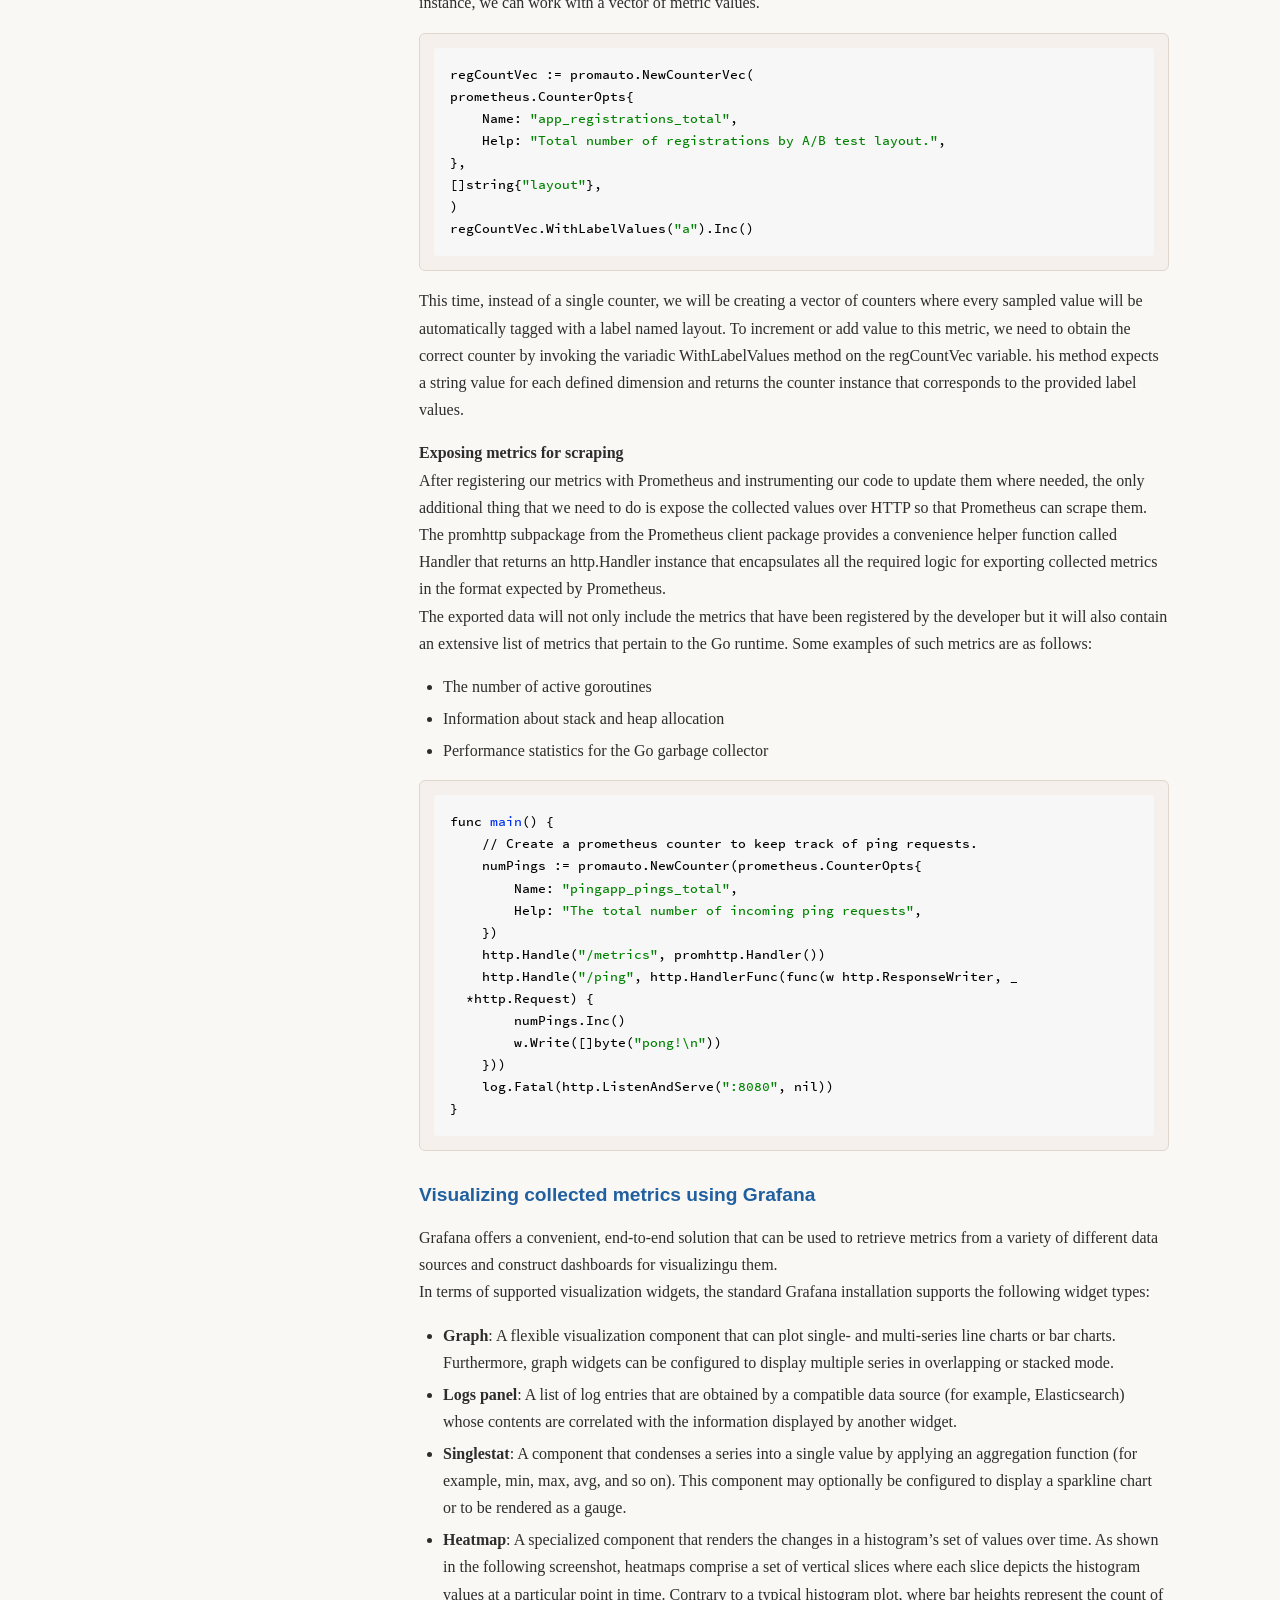
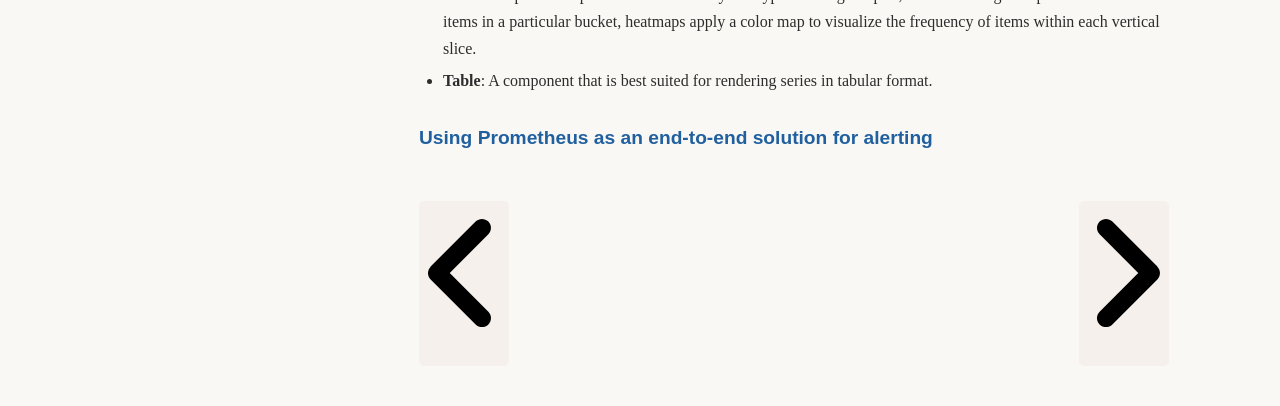
<file: book/HandsOnSofwareEngineeringWithGolang.html>
<!DOCTYPE HTML>
<html lang="en" class="light sidebar-visible" dir="ltr">
    <head>
        <!-- Book generated using mdBook -->
        <meta charset="UTF-8">
        <title>Hands-On Software Engineering with Golang - Learning of Any Kind</title>


        <!-- Custom HTML head -->

        <meta name="description" content="">
        <meta name="viewport" content="width=device-width, initial-scale=1">
        <meta name="theme-color" content="#ffffff">

        <link rel="icon" href="favicon-de23e50b.svg">
        <link rel="shortcut icon" href="favicon-8114d1fc.png">
        <link rel="stylesheet" href="css/variables-8adf115d.css">
        <link rel="stylesheet" href="css/general-24f5cce7.css">
        <link rel="stylesheet" href="css/chrome-d279d366.css">
        <link rel="stylesheet" href="css/print-9e4910d8.css" media="print">

        <!-- Fonts -->
        <link rel="stylesheet" href="fonts/fonts-9644e21d.css">

        <!-- Highlight.js Stylesheets -->
        <link rel="stylesheet" id="mdbook-highlight-css" href="highlight-493f70e1.css">
        <link rel="stylesheet" id="mdbook-tomorrow-night-css" href="tomorrow-night-4c0ae647.css">
        <link rel="stylesheet" id="mdbook-ayu-highlight-css" href="ayu-highlight-3fdfc3ac.css">

        <!-- Custom theme stylesheets -->


        <!-- Provide site root and default themes to javascript -->
        <script>
            const path_to_root = "";
            const default_light_theme = "light";
            const default_dark_theme = "navy";
            window.path_to_searchindex_js = "searchindex-d154ffda.js";
        </script>
        <!-- Start loading toc.js asap -->
        <script src="toc-afc71aae.js"></script>
    </head>
    <body>
    <div id="mdbook-help-container">
        <div id="mdbook-help-popup">
            <h2 class="mdbook-help-title">Keyboard shortcuts</h2>
            <div>
                <p>Press <kbd>←</kbd> or <kbd>→</kbd> to navigate between chapters</p>
                <p>Press <kbd>S</kbd> or <kbd>/</kbd> to search in the book</p>
                <p>Press <kbd>?</kbd> to show this help</p>
                <p>Press <kbd>Esc</kbd> to hide this help</p>
            </div>
        </div>
    </div>
    <div id="mdbook-body-container">
        <!-- Work around some values being stored in localStorage wrapped in quotes -->
        <script>
            try {
                let theme = localStorage.getItem('mdbook-theme');
                let sidebar = localStorage.getItem('mdbook-sidebar');

                if (theme.startsWith('"') && theme.endsWith('"')) {
                    localStorage.setItem('mdbook-theme', theme.slice(1, theme.length - 1));
                }

                if (sidebar.startsWith('"') && sidebar.endsWith('"')) {
                    localStorage.setItem('mdbook-sidebar', sidebar.slice(1, sidebar.length - 1));
                }
            } catch (e) { }
        </script>

        <!-- Set the theme before any content is loaded, prevents flash -->
        <script>
            const default_theme = window.matchMedia("(prefers-color-scheme: dark)").matches ? default_dark_theme : default_light_theme;
            let theme;
            try { theme = localStorage.getItem('mdbook-theme'); } catch(e) { }
            if (theme === null || theme === undefined) { theme = default_theme; }
            const html = document.documentElement;
            html.classList.remove('light')
            html.classList.add(theme);
            html.classList.add("js");
        </script>

        <input type="checkbox" id="mdbook-sidebar-toggle-anchor" class="hidden">

        <!-- Hide / unhide sidebar before it is displayed -->
        <script>
            let sidebar = null;
            const sidebar_toggle = document.getElementById("mdbook-sidebar-toggle-anchor");
            if (document.body.clientWidth >= 1080) {
                try { sidebar = localStorage.getItem('mdbook-sidebar'); } catch(e) { }
                sidebar = sidebar || 'visible';
            } else {
                sidebar = 'hidden';
                sidebar_toggle.checked = false;
            }
            if (sidebar === 'visible') {
                sidebar_toggle.checked = true;
            } else {
                html.classList.remove('sidebar-visible');
            }
        </script>

        <nav id="mdbook-sidebar" class="sidebar" aria-label="Table of contents">
            <!-- populated by js -->
            <mdbook-sidebar-scrollbox class="sidebar-scrollbox"></mdbook-sidebar-scrollbox>
            <noscript>
                <iframe class="sidebar-iframe-outer" src="toc.html"></iframe>
            </noscript>
            <div id="mdbook-sidebar-resize-handle" class="sidebar-resize-handle">
                <div class="sidebar-resize-indicator"></div>
            </div>
        </nav>

        <div id="mdbook-page-wrapper" class="page-wrapper">

            <div class="page">
                <div id="mdbook-menu-bar-hover-placeholder"></div>
                <div id="mdbook-menu-bar" class="menu-bar sticky">
                    <div class="left-buttons">
                        <label id="mdbook-sidebar-toggle" class="icon-button" for="mdbook-sidebar-toggle-anchor" title="Toggle Table of Contents" aria-label="Toggle Table of Contents" aria-controls="mdbook-sidebar">
                            <span class=fa-svg><svg xmlns="http://www.w3.org/2000/svg" viewBox="0 0 448 512"><!--! Font Awesome Free 6.2.0 by @fontawesome - https://fontawesome.com License - https://fontawesome.com/license/free (Icons: CC BY 4.0, Fonts: SIL OFL 1.1, Code: MIT License) Copyright 2022 Fonticons, Inc. --><path d="M0 96C0 78.3 14.3 64 32 64H416c17.7 0 32 14.3 32 32s-14.3 32-32 32H32C14.3 128 0 113.7 0 96zM0 256c0-17.7 14.3-32 32-32H416c17.7 0 32 14.3 32 32s-14.3 32-32 32H32c-17.7 0-32-14.3-32-32zM448 416c0 17.7-14.3 32-32 32H32c-17.7 0-32-14.3-32-32s14.3-32 32-32H416c17.7 0 32 14.3 32 32z"/></svg></span>
                        </label>
                        <button id="mdbook-theme-toggle" class="icon-button" type="button" title="Change theme" aria-label="Change theme" aria-haspopup="true" aria-expanded="false" aria-controls="mdbook-theme-list">
                            <span class=fa-svg><svg xmlns="http://www.w3.org/2000/svg" viewBox="0 0 576 512"><!--! Font Awesome Free 6.2.0 by @fontawesome - https://fontawesome.com License - https://fontawesome.com/license/free (Icons: CC BY 4.0, Fonts: SIL OFL 1.1, Code: MIT License) Copyright 2022 Fonticons, Inc. --><path d="M371.3 367.1c27.3-3.9 51.9-19.4 67.2-42.9L600.2 74.1c12.6-19.5 9.4-45.3-7.6-61.2S549.7-4.4 531.1 9.6L294.4 187.2c-24 18-38.2 46.1-38.4 76.1L371.3 367.1zm-19.6 25.4l-116-104.4C175.9 290.3 128 339.6 128 400c0 3.9 .2 7.8 .6 11.6c1.8 17.5-10.2 36.4-27.8 36.4H96c-17.7 0-32 14.3-32 32s14.3 32 32 32H240c61.9 0 112-50.1 112-112c0-2.5-.1-5-.2-7.5z"/></svg></span>
                        </button>
                        <ul id="mdbook-theme-list" class="theme-popup" aria-label="Themes" role="menu">
                            <li role="none"><button role="menuitem" class="theme" id="mdbook-theme-default_theme">Auto</button></li>
                            <li role="none"><button role="menuitem" class="theme" id="mdbook-theme-light">Light</button></li>
                            <li role="none"><button role="menuitem" class="theme" id="mdbook-theme-rust">Rust</button></li>
                            <li role="none"><button role="menuitem" class="theme" id="mdbook-theme-coal">Coal</button></li>
                            <li role="none"><button role="menuitem" class="theme" id="mdbook-theme-navy">Navy</button></li>
                            <li role="none"><button role="menuitem" class="theme" id="mdbook-theme-ayu">Ayu</button></li>
                        </ul>
                        <button id="mdbook-search-toggle" class="icon-button" type="button" title="Search (`/`)" aria-label="Toggle Searchbar" aria-expanded="false" aria-keyshortcuts="/ s" aria-controls="mdbook-searchbar">
                            <span class=fa-svg><svg xmlns="http://www.w3.org/2000/svg" viewBox="0 0 512 512"><!--! Font Awesome Free 6.2.0 by @fontawesome - https://fontawesome.com License - https://fontawesome.com/license/free (Icons: CC BY 4.0, Fonts: SIL OFL 1.1, Code: MIT License) Copyright 2022 Fonticons, Inc. --><path d="M416 208c0 45.9-14.9 88.3-40 122.7L502.6 457.4c12.5 12.5 12.5 32.8 0 45.3s-32.8 12.5-45.3 0L330.7 376c-34.4 25.2-76.8 40-122.7 40C93.1 416 0 322.9 0 208S93.1 0 208 0S416 93.1 416 208zM208 352c79.5 0 144-64.5 144-144s-64.5-144-144-144S64 128.5 64 208s64.5 144 144 144z"/></svg></span>
                        </button>
                    </div>

                    <h1 class="menu-title">Learning of Any Kind</h1>

                    <div class="right-buttons">
                        <a href="print.html" title="Print this book" aria-label="Print this book">
                            <span class=fa-svg id="print-button"><svg xmlns="http://www.w3.org/2000/svg" viewBox="0 0 512 512"><!--! Font Awesome Free 6.2.0 by @fontawesome - https://fontawesome.com License - https://fontawesome.com/license/free (Icons: CC BY 4.0, Fonts: SIL OFL 1.1, Code: MIT License) Copyright 2022 Fonticons, Inc. --><path d="M128 0C92.7 0 64 28.7 64 64v96h64V64H354.7L384 93.3V160h64V93.3c0-17-6.7-33.3-18.7-45.3L400 18.7C388 6.7 371.7 0 354.7 0H128zM384 352v32 64H128V384 368 352H384zm64 32h32c17.7 0 32-14.3 32-32V256c0-35.3-28.7-64-64-64H64c-35.3 0-64 28.7-64 64v96c0 17.7 14.3 32 32 32H64v64c0 35.3 28.7 64 64 64H384c35.3 0 64-28.7 64-64V384zm-16-88c-13.3 0-24-10.7-24-24s10.7-24 24-24s24 10.7 24 24s-10.7 24-24 24z"/></svg></span>
                        </a>
                        <a href="https://github.com/atrovan/LearningOfAnyKind" title="Git repository" aria-label="Git repository">
                            <span class=fa-svg><svg xmlns="http://www.w3.org/2000/svg" viewBox="0 0 496 512"><!--! Font Awesome Free 6.2.0 by @fontawesome - https://fontawesome.com License - https://fontawesome.com/license/free (Icons: CC BY 4.0, Fonts: SIL OFL 1.1, Code: MIT License) Copyright 2022 Fonticons, Inc. --><path d="M165.9 397.4c0 2-2.3 3.6-5.2 3.6-3.3.3-5.6-1.3-5.6-3.6 0-2 2.3-3.6 5.2-3.6 3-.3 5.6 1.3 5.6 3.6zm-31.1-4.5c-.7 2 1.3 4.3 4.3 4.9 2.6 1 5.6 0 6.2-2s-1.3-4.3-4.3-5.2c-2.6-.7-5.5.3-6.2 2.3zm44.2-1.7c-2.9.7-4.9 2.6-4.6 4.9.3 2 2.9 3.3 5.9 2.6 2.9-.7 4.9-2.6 4.6-4.6-.3-1.9-3-3.2-5.9-2.9zM244.8 8C106.1 8 0 113.3 0 252c0 110.9 69.8 205.8 169.5 239.2 12.8 2.3 17.3-5.6 17.3-12.1 0-6.2-.3-40.4-.3-61.4 0 0-70 15-84.7-29.8 0 0-11.4-29.1-27.8-36.6 0 0-22.9-15.7 1.6-15.4 0 0 24.9 2 38.6 25.8 21.9 38.6 58.6 27.5 72.9 20.9 2.3-16 8.8-27.1 16-33.7-55.9-6.2-112.3-14.3-112.3-110.5 0-27.5 7.6-41.3 23.6-58.9-2.6-6.5-11.1-33.3 2.6-67.9 20.9-6.5 69 27 69 27 20-5.6 41.5-8.5 62.8-8.5s42.8 2.9 62.8 8.5c0 0 48.1-33.6 69-27 13.7 34.7 5.2 61.4 2.6 67.9 16 17.7 25.8 31.5 25.8 58.9 0 96.5-58.9 104.2-114.8 110.5 9.2 7.9 17 22.9 17 46.4 0 33.7-.3 75.4-.3 83.6 0 6.5 4.6 14.4 17.3 12.1C428.2 457.8 496 362.9 496 252 496 113.3 383.5 8 244.8 8zM97.2 352.9c-1.3 1-1 3.3.7 5.2 1.6 1.6 3.9 2.3 5.2 1 1.3-1 1-3.3-.7-5.2-1.6-1.6-3.9-2.3-5.2-1zm-10.8-8.1c-.7 1.3.3 2.9 2.3 3.9 1.6 1 3.6.7 4.3-.7.7-1.3-.3-2.9-2.3-3.9-2-.6-3.6-.3-4.3.7zm32.4 35.6c-1.6 1.3-1 4.3 1.3 6.2 2.3 2.3 5.2 2.6 6.5 1 1.3-1.3.7-4.3-1.3-6.2-2.2-2.3-5.2-2.6-6.5-1zm-11.4-14.7c-1.6 1-1.6 3.6 0 5.9 1.6 2.3 4.3 3.3 5.6 2.3 1.6-1.3 1.6-3.9 0-6.2-1.4-2.3-4-3.3-5.6-2z"/></svg></span>
                        </a>
                        <a href="https://github.com/atrovan/LearningOfAnyKind/edit/main/books/books/HandsOnSofwareEngineeringWithGolang.md" title="Suggest an edit" aria-label="Suggest an edit" rel="edit">
                            <span class=fa-svg id="git-edit-button"><svg xmlns="http://www.w3.org/2000/svg" viewBox="0 0 512 512"><!--! Font Awesome Free 6.2.0 by @fontawesome - https://fontawesome.com License - https://fontawesome.com/license/free (Icons: CC BY 4.0, Fonts: SIL OFL 1.1, Code: MIT License) Copyright 2022 Fonticons, Inc. --><path d="M421.7 220.3l-11.3 11.3-22.6 22.6-205 205c-6.6 6.6-14.8 11.5-23.8 14.1L30.8 511c-8.4 2.5-17.5 .2-23.7-6.1S-1.5 489.7 1 481.2L38.7 353.1c2.6-9 7.5-17.2 14.1-23.8l205-205 22.6-22.6 11.3-11.3 33.9 33.9 62.1 62.1 33.9 33.9zM96 353.9l-9.3 9.3c-.9 .9-1.6 2.1-2 3.4l-25.3 86 86-25.3c1.3-.4 2.5-1.1 3.4-2l9.3-9.3H112c-8.8 0-16-7.2-16-16V353.9zM453.3 19.3l39.4 39.4c25 25 25 65.5 0 90.5l-14.5 14.5-22.6 22.6-11.3 11.3-33.9-33.9-62.1-62.1L314.3 67.7l11.3-11.3 22.6-22.6 14.5-14.5c25-25 65.5-25 90.5 0z"/></svg></span>
                        </a>

                    </div>
                </div>

                <div id="mdbook-search-wrapper" class="hidden">
                    <form id="mdbook-searchbar-outer" class="searchbar-outer">
                        <div class="search-wrapper">
                            <input type="search" id="mdbook-searchbar" name="searchbar" placeholder="Search this book ..." aria-controls="mdbook-searchresults-outer" aria-describedby="searchresults-header">
                            <div class="spinner-wrapper">
                                <span class=fa-svg id="fa-spin"><svg xmlns="http://www.w3.org/2000/svg" viewBox="0 0 512 512"><!--! Font Awesome Free 6.2.0 by @fontawesome - https://fontawesome.com License - https://fontawesome.com/license/free (Icons: CC BY 4.0, Fonts: SIL OFL 1.1, Code: MIT License) Copyright 2022 Fonticons, Inc. --><path d="M304 48c0-26.5-21.5-48-48-48s-48 21.5-48 48s21.5 48 48 48s48-21.5 48-48zm0 416c0-26.5-21.5-48-48-48s-48 21.5-48 48s21.5 48 48 48s48-21.5 48-48zM48 304c26.5 0 48-21.5 48-48s-21.5-48-48-48s-48 21.5-48 48s21.5 48 48 48zm464-48c0-26.5-21.5-48-48-48s-48 21.5-48 48s21.5 48 48 48s48-21.5 48-48zM142.9 437c18.7-18.7 18.7-49.1 0-67.9s-49.1-18.7-67.9 0s-18.7 49.1 0 67.9s49.1 18.7 67.9 0zm0-294.2c18.7-18.7 18.7-49.1 0-67.9S93.7 56.2 75 75s-18.7 49.1 0 67.9s49.1 18.7 67.9 0zM369.1 437c18.7 18.7 49.1 18.7 67.9 0s18.7-49.1 0-67.9s-49.1-18.7-67.9 0s-18.7 49.1 0 67.9z"/></svg></span>
                            </div>
                        </div>
                    </form>
                    <div id="mdbook-searchresults-outer" class="searchresults-outer hidden">
                        <div id="mdbook-searchresults-header" class="searchresults-header"></div>
                        <ul id="mdbook-searchresults">
                        </ul>
                    </div>
                </div>

                <!-- Apply ARIA attributes after the sidebar and the sidebar toggle button are added to the DOM -->
                <script>
                    document.getElementById('mdbook-sidebar-toggle').setAttribute('aria-expanded', sidebar === 'visible');
                    document.getElementById('mdbook-sidebar').setAttribute('aria-hidden', sidebar !== 'visible');
                    Array.from(document.querySelectorAll('#mdbook-sidebar a')).forEach(function(link) {
                        link.setAttribute('tabIndex', sidebar === 'visible' ? 0 : -1);
                    });
                </script>

                <div id="mdbook-content" class="content">
                    <main>
                        <h1 id="hands-on-software-engineering-with-golang---achilleas-anagnostopoulos"><a class="header" href="#hands-on-software-engineering-with-golang---achilleas-anagnostopoulos">Hands-On Software Engineering With Golang - Achilleas Anagnostopoulos</a></h1>
<h2 id="overview"><a class="header" href="#overview">Overview</a></h2>
<h2 id="chapter-13-metrics-collection-and-visualization"><a class="header" href="#chapter-13-metrics-collection-and-visualization">Chapter 13: Metrics Collection and Visualization</a></h2>
<p>Converting monolithic applications into a set of microservices requires monitoring the health of each individual service and being notified when problems arise.</p>
<ul>
<li>Prometheus: a popular metrics collection system written entirely in Go.</li>
</ul>
<p>covered topics:</p>
<ul>
<li>Explaining the differences between essential SRE terms such as SLIs, SLOs, and SLAs</li>
<li>Comparison of push- and pull-based systems for metrics collection and an analysis of the pros and cons of each approach</li>
<li>Setting up Prometheus and learning how to instrument your Go applications for
collecting and exporting metrics</li>
<li>Running Grafana as the visualization frontend for our metrics</li>
<li>Using the Prometheus ecosystem tools to define and handle alerts</li>
</ul>
<h3 id="monitoring-from-the-perspective-of-a-site-reliability-engineer"><a class="header" href="#monitoring-from-the-perspective-of-a-site-reliability-engineer">Monitoring from the perspective of a site reliability engineer</a></h3>
<p>monitoring the state and performance of software systems is one of the key responsibilities associated with the role of a site reliability engineer (SRE). <br> <br>
<strong>Service-level indicators (SLIs)</strong>: An SLI is a type of metric that allows us to quantify the perceived quality of a service from the perspective of the end user. <br>
some common types of SLIs:</p>
<ul>
<li>Availability</li>
<li>Throughput</li>
<li>Latency</li>
</ul>
<p><strong>Service-level objectives (SLOs)</strong>: An SLO is defined as the range of values for an SLI that allows us to deliver a particular level of service to an end user or customer. <br>
SLO definitions generally consist of three parts:</p>
<ul>
<li>a description of the thing that we are measuring (the SLI)</li>
<li>the expected service level expressed as a percentage</li>
<li>the period where the measurement takes place</li>
</ul>
<p>Service-level agreements (SLAs): An SLA is an implicit or explicit contract between a service provider and one or more
service consumers. The SLA outlines a set of SLOs that have to be met and the
consequences for both meeting and failing to meet them.</p>
<h3 id="exploring-options-for-collecting-and-aggregating-metrics"><a class="header" href="#exploring-options-for-collecting-and-aggregating-metrics">Exploring options for collecting and aggregating metrics</a></h3>
<p>Monitoring and metrics aggregation systems can be classified into two broad categories based on the entity that initiates the data collection:</p>
<ul>
<li>In a push-based system, the client (for example, the application or a data collection service running on a node) is responsible for transmitting the metrics data to the metrics aggregation system.</li>
<li>In a pull-based system, metrics collection is the responsibility of the metrics aggregation system. In an operation commonly referred to as scraping the metrics system initiates a connection to the metrics producers and retrieves the set of available metrics.</li>
</ul>
<p>In a pull-based system, the ingestion rate for metrics is under the control of the collector. Collectors can react to sudden spikes in metric production rates by adjusting their scrape rates to compensate. Pull-based systems are generally considered to be more scalable than their push-based counterparts. <br></p>
<p>pull-based metrics system assumes that the collector can always establish a connection to the
various endpoints. However, this may not always be possible! Consider a scenario where
we want to scrape a service that has been deployed to a private subnet. That particular
subnet is pretty much locked down and does not allow ingress traffic from the subnet that
the collector is deployed to. In such a case, our only option would be to use a push-based
mechanism to get the metrics out (while ingress traffic is blocked, egress traffic is typically
allowed). <br></p>
<h3 id="the-prometheus-architecture"><a class="header" href="#the-prometheus-architecture">The Prometheus architecture</a></h3>
<p><label class="checkbox-label"><input class="checkbox-img" type="checkbox"><img src="images/image.png" alt="alt text"><span class="img-wrapper"><img src="images/image.png" alt="alt text"></span></label></p>
<ul>
<li>The <strong>Prometheus server</strong> is the core component of Prometheus. Its primary responsibility is to periodically scrape the configured set of targets and persist any collected metrics into a time-series database. As a secondary task, the server evaluates an operator-defined list of alert rules and emits alert events each time any of those rules are satisfied.</li>
<li>The <strong>Alertmanager component</strong> ingests any alerts emitted by the Prometheus server and sends notifications through one or more communication channels (for example, email, Slack, or a third-party pager service).</li>
<li>The <strong>service discovery layer</strong> enables Prometheus to dynamically update the list of endpoints to scrape.</li>
<li>The <strong>Pushgateway component</strong> emulates a push-based system for collecting metrics from sources that cannot be scraped.</li>
<li>Clients retrieve data from Prometheus by submitting queries written in a
bespoke query language referred to as <strong>PromQL</strong>.</li>
</ul>
<h3 id="metric-types"><a class="header" href="#metric-types">metric types</a></h3>
<ul>
<li><strong>Counters</strong>: A counter is a cumulative metric whose value increases monotonically over time. Counters can be used to track the number of requests to a service, the number of downloads for an application, and so on.</li>
<li><strong>Gauges</strong>: A gauge tracks a single value that can go up or down. A common use case for gauges is to record usage (for example, CPU, memory, and load) stats about a server node and metrics such as the total number of users currently connected to a particular service.</li>
<li><strong>Histograms</strong>: A histogram samples observations and assigns them to a preconfigured number of buckets.</li>
<li><strong>Summaries</strong>: Summaries perform quantile calculations directly on the client and can be used as an alternative for reducing the query load on the server.</li>
</ul>
<h3 id="automating-the-detection-of-scrape-targets"><a class="header" href="#automating-the-detection-of-scrape-targets">automating the detection of scrape targets</a></h3>
<p>A <strong>static scrape configuration</strong> is considered the canonical way of providing scrape targets to
Prometheus. The operator includes one or more static configuration blocks in the
Prometheus configuration file that define the list of target hosts to be scraped and the set of
labels to apply to the scraped metrics. <br></p>
<pre><code class="language-bash">static_configs:
    - targets:
    - "host1"
    - "host2"
labels:
    service: "my-service"
</code></pre>
<p>An issue with the static config approach is that after updating the Prometheus configuration files, we need to restart Prometheus so it can pick up the changes.
<br></p>
<p>A better alternative is to <strong>extract the static configuration blocks to an external file</strong> and then reference that file from within the Prometheus configuration. and then reference that file from within the Prometheus configuration via the file_sd_config option:</p>
<pre><code class="language-bash">file_sd_configs:
    - files:
        - config.yaml
    refresh_interval: "5m"
</code></pre>
<p>When file-based discovery is enabled, Prometheus will watch the specified set of files for changes and automatically reload their contents once a change has been detected.</p>
<h3 id="instrumenting-go-code"><a class="header" href="#instrumenting-go-code">Instrumenting Go code</a></h3>
<p>In order for Prometheus to be able to scrape metrics from our deployed services, we need to perform the following sequence of steps:</p>
<ol>
<li>Define the metrics that we are interested in tracking.</li>
<li>Instrument our code base so that it updates the values of the aforementioned metrics at the appropriate locations.</li>
<li>Collect the metric data and make it available for scraping over HTTP.</li>
</ol>
<p>the official Go client package for Prometheus:</p>
<pre><code class="language-bash">go get github.com/prometheus/client_golang/prometheus
go get github.com/prometheus/client_golang/prometheus/promauto
go get github.com/prometheus/client_golang/prometheus/promhttp
</code></pre>
<p><strong>promauto</strong> is a subpackage of the Prometheus client that defines a set of convenience helpers for creating and registering metrics with the minimum possible amount of code. Each of the constructor functions from the promauto package returns a Prometheus metric instance that we can immediately use in our code.</p>
<pre><code class="language-bash">numReqs := promauto.NewCounter(prometheus.CounterOpts{
    Name: "app_reqs_total",
    Help: "The total number of incoming requests",
})
// Increment the counter.
numReqs.Inc()
// Add a value to the counter.
numReqs.Add(42)
</code></pre>
<p>Each Prometheus metric must be assigned a unique name. If we attempt to register a metric with the same name twice, we will get an <strong>error</strong>. What’s more, when registering a new metric, we can optionally specify a help message that provides additional information about the metric’s purpose.<br></p>
<p>The next type of metric that we will be instantiating is a <strong>gauge</strong>. Gauges are quite similar to counters with the exception that their value can go either up or down.</p>
<pre><code class="language-bash">queueLen := promauto.NewGauge(prometheus.GaugeOpts{
    Name: "app_queue_len_total",
    Help: "Total number of items in the queue.",
})
// Add items to the queue
queueLen.Inc()
queueLen.Add(42)
// Remove items from the queue
queueLen.Sub(42)
queueLen.Dec()
</code></pre>
<p>The <strong>NewHistorgram</strong> constructor expects the caller to specify a strictly ascending list of float64 values that describe the width of each bucket that’s used by the histogram. <br></p>
<pre><code class="language-bash">reqTimes := promauto.NewHistogram(prometheus.HistogramOpts{
    Name: "app_response_times",
    Help: "Distribution of application response times.",
    Buckets: prometheus.LinearBuckets(0, 100, 20),
})
// Record a response time of 100ms
reqTimes.Observe(100)
</code></pre>
<p>Adding values to a histogram instance is quite trivial. All we need to do is simply invoke its Observe method and pass the value we wish to track as an argument. <br></p>
<p>One of the more interesting Prometheus features is its support for partitioning collected samples across one or more dimensions (labels, in Prometheus terminology). If we opt to use this feature, instead of having a single metric instance, we can work with a vector of metric values.</p>
<pre><code class="language-bash">regCountVec := promauto.NewCounterVec(
prometheus.CounterOpts{
    Name: "app_registrations_total",
    Help: "Total number of registrations by A/B test layout.",
},
[]string{"layout"},
)
regCountVec.WithLabelValues("a").Inc()
</code></pre>
<p>This time, instead of a single counter, we will be creating a vector of counters where every sampled value will be automatically tagged with a label named layout. To increment or add value to this metric, we need to obtain the correct counter by invoking the variadic WithLabelValues method on the regCountVec variable. his method expects a string value for each defined dimension and returns the counter instance that corresponds to the provided label values. <br></p>
<p><strong>Exposing metrics for scraping</strong> <br>
After registering our metrics with Prometheus and instrumenting our code to update them where needed, the only additional thing that we need to do is expose the collected values over HTTP so that Prometheus can scrape them. <br> The promhttp subpackage from the Prometheus client package provides a convenience helper function called Handler that returns an http.Handler instance that encapsulates all the required logic for exporting collected metrics in the format expected by Prometheus. <br>
The exported data will not only include the metrics that have been registered by the developer but it will also contain an extensive list of metrics that pertain to the Go runtime. Some examples of such metrics are as follows:</p>
<ul>
<li>The number of active goroutines</li>
<li>Information about stack and heap allocation</li>
<li>Performance statistics for the Go garbage collector</li>
</ul>
<pre><code class="language-bash">func main() {
    // Create a prometheus counter to keep track of ping requests.
    numPings := promauto.NewCounter(prometheus.CounterOpts{
        Name: "pingapp_pings_total",
        Help: "The total number of incoming ping requests",
    })
    http.Handle("/metrics", promhttp.Handler())
    http.Handle("/ping", http.HandlerFunc(func(w http.ResponseWriter, _
  *http.Request) {
        numPings.Inc()
        w.Write([]byte("pong!\n"))
    }))
    log.Fatal(http.ListenAndServe(":8080", nil))
}
</code></pre>
<h3 id="visualizing-collected-metrics-using-grafana"><a class="header" href="#visualizing-collected-metrics-using-grafana">Visualizing collected metrics using Grafana</a></h3>
<p>Grafana offers a convenient, end-to-end solution that can be used to retrieve metrics from a variety of different data sources and construct dashboards for visualizingu them. <br>
In terms of supported visualization widgets, the standard Grafana installation supports the following widget types:</p>
<ul>
<li><strong>Graph</strong>: A flexible visualization component that can plot single- and multi-series line charts or bar charts. Furthermore, graph widgets can be configured to display multiple series in overlapping or stacked mode.</li>
<li><strong>Logs panel</strong>: A list of log entries that are obtained by a compatible data source (for example, Elasticsearch) whose contents are correlated with the information displayed by another widget.</li>
<li><strong>Singlestat</strong>: A component that condenses a series into a single value by applying an aggregation function (for example, min, max, avg, and so on). This component may optionally be configured to display a sparkline chart or to be rendered as a gauge.</li>
<li><strong>Heatmap</strong>: A specialized component that renders the changes in a histogram’s set of values over time. As shown in the following screenshot, heatmaps comprise a set of vertical slices where each slice depicts the histogram values at a particular point in time. Contrary to a typical histogram plot, where bar heights represent the count of items in a particular bucket, heatmaps apply a color map to visualize the frequency of items within each vertical slice.</li>
<li><strong>Table</strong>: A component that is best suited for rendering series in tabular format.</li>
</ul>
<h3 id="using-prometheus-as-an-end-to-end-solution-for-alerting"><a class="header" href="#using-prometheus-as-an-end-to-end-solution-for-alerting">Using Prometheus as an end-to-end solution for alerting</a></h3>

                    </main>

                    <nav class="nav-wrapper" aria-label="Page navigation">
                        <!-- Mobile navigation buttons -->
                            <a rel="prev" href="FundamentalOfSoftwareEngineering.html" class="mobile-nav-chapters previous" title="Previous chapter" aria-label="Previous chapter" aria-keyshortcuts="Left">
                                <span class=fa-svg><svg xmlns="http://www.w3.org/2000/svg" viewBox="0 0 320 512"><!--! Font Awesome Free 6.2.0 by @fontawesome - https://fontawesome.com License - https://fontawesome.com/license/free (Icons: CC BY 4.0, Fonts: SIL OFL 1.1, Code: MIT License) Copyright 2022 Fonticons, Inc. --><path d="M41.4 233.4c-12.5 12.5-12.5 32.8 0 45.3l160 160c12.5 12.5 32.8 12.5 45.3 0s12.5-32.8 0-45.3L109.3 256 246.6 118.6c12.5-12.5 12.5-32.8 0-45.3s-32.8-12.5-45.3 0l-160 160z"/></svg></span>
                            </a>

                            <a rel="next prefetch" href="LearningGo_AnIdiomaticApproachToRealWorldGoProgramming.html" class="mobile-nav-chapters next" title="Next chapter" aria-label="Next chapter" aria-keyshortcuts="Right">
                                <span class=fa-svg><svg xmlns="http://www.w3.org/2000/svg" viewBox="0 0 320 512"><!--! Font Awesome Free 6.2.0 by @fontawesome - https://fontawesome.com License - https://fontawesome.com/license/free (Icons: CC BY 4.0, Fonts: SIL OFL 1.1, Code: MIT License) Copyright 2022 Fonticons, Inc. --><path d="M278.6 233.4c12.5 12.5 12.5 32.8 0 45.3l-160 160c-12.5 12.5-32.8 12.5-45.3 0s-12.5-32.8 0-45.3L210.7 256 73.4 118.6c-12.5-12.5-12.5-32.8 0-45.3s32.8-12.5 45.3 0l160 160z"/></svg></span>
                            </a>

                        <div style="clear: both"></div>
                    </nav>
                </div>
            </div>

            <nav class="nav-wide-wrapper" aria-label="Page navigation">
                    <a rel="prev" href="FundamentalOfSoftwareEngineering.html" class="nav-chapters previous" title="Previous chapter" aria-label="Previous chapter" aria-keyshortcuts="Left">
                        <span class=fa-svg><svg xmlns="http://www.w3.org/2000/svg" viewBox="0 0 320 512"><!--! Font Awesome Free 6.2.0 by @fontawesome - https://fontawesome.com License - https://fontawesome.com/license/free (Icons: CC BY 4.0, Fonts: SIL OFL 1.1, Code: MIT License) Copyright 2022 Fonticons, Inc. --><path d="M41.4 233.4c-12.5 12.5-12.5 32.8 0 45.3l160 160c12.5 12.5 32.8 12.5 45.3 0s12.5-32.8 0-45.3L109.3 256 246.6 118.6c12.5-12.5 12.5-32.8 0-45.3s-32.8-12.5-45.3 0l-160 160z"/></svg></span>
                    </a>

                    <a rel="next prefetch" href="LearningGo_AnIdiomaticApproachToRealWorldGoProgramming.html" class="nav-chapters next" title="Next chapter" aria-label="Next chapter" aria-keyshortcuts="Right">
                        <span class=fa-svg><svg xmlns="http://www.w3.org/2000/svg" viewBox="0 0 320 512"><!--! Font Awesome Free 6.2.0 by @fontawesome - https://fontawesome.com License - https://fontawesome.com/license/free (Icons: CC BY 4.0, Fonts: SIL OFL 1.1, Code: MIT License) Copyright 2022 Fonticons, Inc. --><path d="M278.6 233.4c12.5 12.5 12.5 32.8 0 45.3l-160 160c-12.5 12.5-32.8 12.5-45.3 0s-12.5-32.8 0-45.3L210.7 256 73.4 118.6c-12.5-12.5-12.5-32.8 0-45.3s32.8-12.5 45.3 0l160 160z"/></svg></span>
                    </a>
            </nav>

        </div>

        <template id=fa-eye><span class=fa-svg><svg xmlns="http://www.w3.org/2000/svg" viewBox="0 0 576 512"><!--! Font Awesome Free 6.2.0 by @fontawesome - https://fontawesome.com License - https://fontawesome.com/license/free (Icons: CC BY 4.0, Fonts: SIL OFL 1.1, Code: MIT License) Copyright 2022 Fonticons, Inc. --><path d="M288 32c-80.8 0-145.5 36.8-192.6 80.6C48.6 156 17.3 208 2.5 243.7c-3.3 7.9-3.3 16.7 0 24.6C17.3 304 48.6 356 95.4 399.4C142.5 443.2 207.2 480 288 480s145.5-36.8 192.6-80.6c46.8-43.5 78.1-95.4 93-131.1c3.3-7.9 3.3-16.7 0-24.6c-14.9-35.7-46.2-87.7-93-131.1C433.5 68.8 368.8 32 288 32zM432 256c0 79.5-64.5 144-144 144s-144-64.5-144-144s64.5-144 144-144s144 64.5 144 144zM288 192c0 35.3-28.7 64-64 64c-11.5 0-22.3-3-31.6-8.4c-.2 2.8-.4 5.5-.4 8.4c0 53 43 96 96 96s96-43 96-96s-43-96-96-96c-2.8 0-5.6 .1-8.4 .4c5.3 9.3 8.4 20.1 8.4 31.6z"/></svg></span></template>
        <template id=fa-eye-slash><span class=fa-svg><svg xmlns="http://www.w3.org/2000/svg" viewBox="0 0 640 512"><!--! Font Awesome Free 6.2.0 by @fontawesome - https://fontawesome.com License - https://fontawesome.com/license/free (Icons: CC BY 4.0, Fonts: SIL OFL 1.1, Code: MIT License) Copyright 2022 Fonticons, Inc. --><path d="M38.8 5.1C28.4-3.1 13.3-1.2 5.1 9.2S-1.2 34.7 9.2 42.9l592 464c10.4 8.2 25.5 6.3 33.7-4.1s6.3-25.5-4.1-33.7L525.6 386.7c39.6-40.6 66.4-86.1 79.9-118.4c3.3-7.9 3.3-16.7 0-24.6c-14.9-35.7-46.2-87.7-93-131.1C465.5 68.8 400.8 32 320 32c-68.2 0-125 26.3-169.3 60.8L38.8 5.1zM223.1 149.5C248.6 126.2 282.7 112 320 112c79.5 0 144 64.5 144 144c0 24.9-6.3 48.3-17.4 68.7L408 294.5c5.2-11.8 8-24.8 8-38.5c0-53-43-96-96-96c-2.8 0-5.6 .1-8.4 .4c5.3 9.3 8.4 20.1 8.4 31.6c0 10.2-2.4 19.8-6.6 28.3l-90.3-70.8zm223.1 298L373 389.9c-16.4 6.5-34.3 10.1-53 10.1c-79.5 0-144-64.5-144-144c0-6.9 .5-13.6 1.4-20.2L83.1 161.5C60.3 191.2 44 220.8 34.5 243.7c-3.3 7.9-3.3 16.7 0 24.6c14.9 35.7 46.2 87.7 93 131.1C174.5 443.2 239.2 480 320 480c47.8 0 89.9-12.9 126.2-32.5z"/></svg></span></template>
        <template id=fa-copy><span class=fa-svg><svg xmlns="http://www.w3.org/2000/svg" viewBox="0 0 512 512"><!--! Font Awesome Free 6.2.0 by @fontawesome - https://fontawesome.com License - https://fontawesome.com/license/free (Icons: CC BY 4.0, Fonts: SIL OFL 1.1, Code: MIT License) Copyright 2022 Fonticons, Inc. --><path d="M502.6 70.63l-61.25-61.25C435.4 3.371 427.2 0 418.7 0H255.1c-35.35 0-64 28.66-64 64l.0195 256C192 355.4 220.7 384 256 384h192c35.2 0 64-28.8 64-64V93.25C512 84.77 508.6 76.63 502.6 70.63zM464 320c0 8.836-7.164 16-16 16H255.1c-8.838 0-16-7.164-16-16L239.1 64.13c0-8.836 7.164-16 16-16h128L384 96c0 17.67 14.33 32 32 32h47.1V320zM272 448c0 8.836-7.164 16-16 16H63.1c-8.838 0-16-7.164-16-16L47.98 192.1c0-8.836 7.164-16 16-16H160V128H63.99c-35.35 0-64 28.65-64 64l.0098 256C.002 483.3 28.66 512 64 512h192c35.2 0 64-28.8 64-64v-32h-47.1L272 448z"/></svg></span></template>
        <template id=fa-play><span class=fa-svg><svg xmlns="http://www.w3.org/2000/svg" viewBox="0 0 384 512"><!--! Font Awesome Free 6.2.0 by @fontawesome - https://fontawesome.com License - https://fontawesome.com/license/free (Icons: CC BY 4.0, Fonts: SIL OFL 1.1, Code: MIT License) Copyright 2022 Fonticons, Inc. --><path d="M73 39c-14.8-9.1-33.4-9.4-48.5-.9S0 62.6 0 80V432c0 17.4 9.4 33.4 24.5 41.9s33.7 8.1 48.5-.9L361 297c14.3-8.7 23-24.2 23-41s-8.7-32.2-23-41L73 39z"/></svg></span></template>
        <template id=fa-clock-rotate-left><span class=fa-svg><svg xmlns="http://www.w3.org/2000/svg" viewBox="0 0 512 512"><!--! Font Awesome Free 6.2.0 by @fontawesome - https://fontawesome.com License - https://fontawesome.com/license/free (Icons: CC BY 4.0, Fonts: SIL OFL 1.1, Code: MIT License) Copyright 2022 Fonticons, Inc. --><path d="M75 75L41 41C25.9 25.9 0 36.6 0 57.9V168c0 13.3 10.7 24 24 24H134.1c21.4 0 32.1-25.9 17-41l-30.8-30.8C155 85.5 203 64 256 64c106 0 192 86 192 192s-86 192-192 192c-40.8 0-78.6-12.7-109.7-34.4c-14.5-10.1-34.4-6.6-44.6 7.9s-6.6 34.4 7.9 44.6C151.2 495 201.7 512 256 512c141.4 0 256-114.6 256-256S397.4 0 256 0C185.3 0 121.3 28.7 75 75zm181 53c-13.3 0-24 10.7-24 24V256c0 6.4 2.5 12.5 7 17l72 72c9.4 9.4 24.6 9.4 33.9 0s9.4-24.6 0-33.9l-65-65V152c0-13.3-10.7-24-24-24z"/></svg></span></template>

        <!-- Livereload script (if served using the cli tool) -->
        <script>
            const wsProtocol = location.protocol === 'https:' ? 'wss:' : 'ws:';
            const wsAddress = wsProtocol + "//" + location.host + "/" + "__livereload";
            const socket = new WebSocket(wsAddress);
            socket.onmessage = function (event) {
                if (event.data === "reload") {
                    socket.close();
                    location.reload();
                }
            };

            window.onbeforeunload = function() {
                socket.close();
            }
        </script>


        <script>
            window.playground_copyable = true;
        </script>


        <script src="elasticlunr-ef4e11c1.min.js"></script>
        <script src="mark-09e88c2c.min.js"></script>
        <script src="searcher-09f2665d.js"></script>

        <script src="clipboard-1626706a.min.js"></script>
        <script src="highlight-abc7f01d.js"></script>
        <script src="book-609e4cb8.js"></script>

        <!-- Custom JS scripts -->



    </div>
    </body>
</html>
</file>
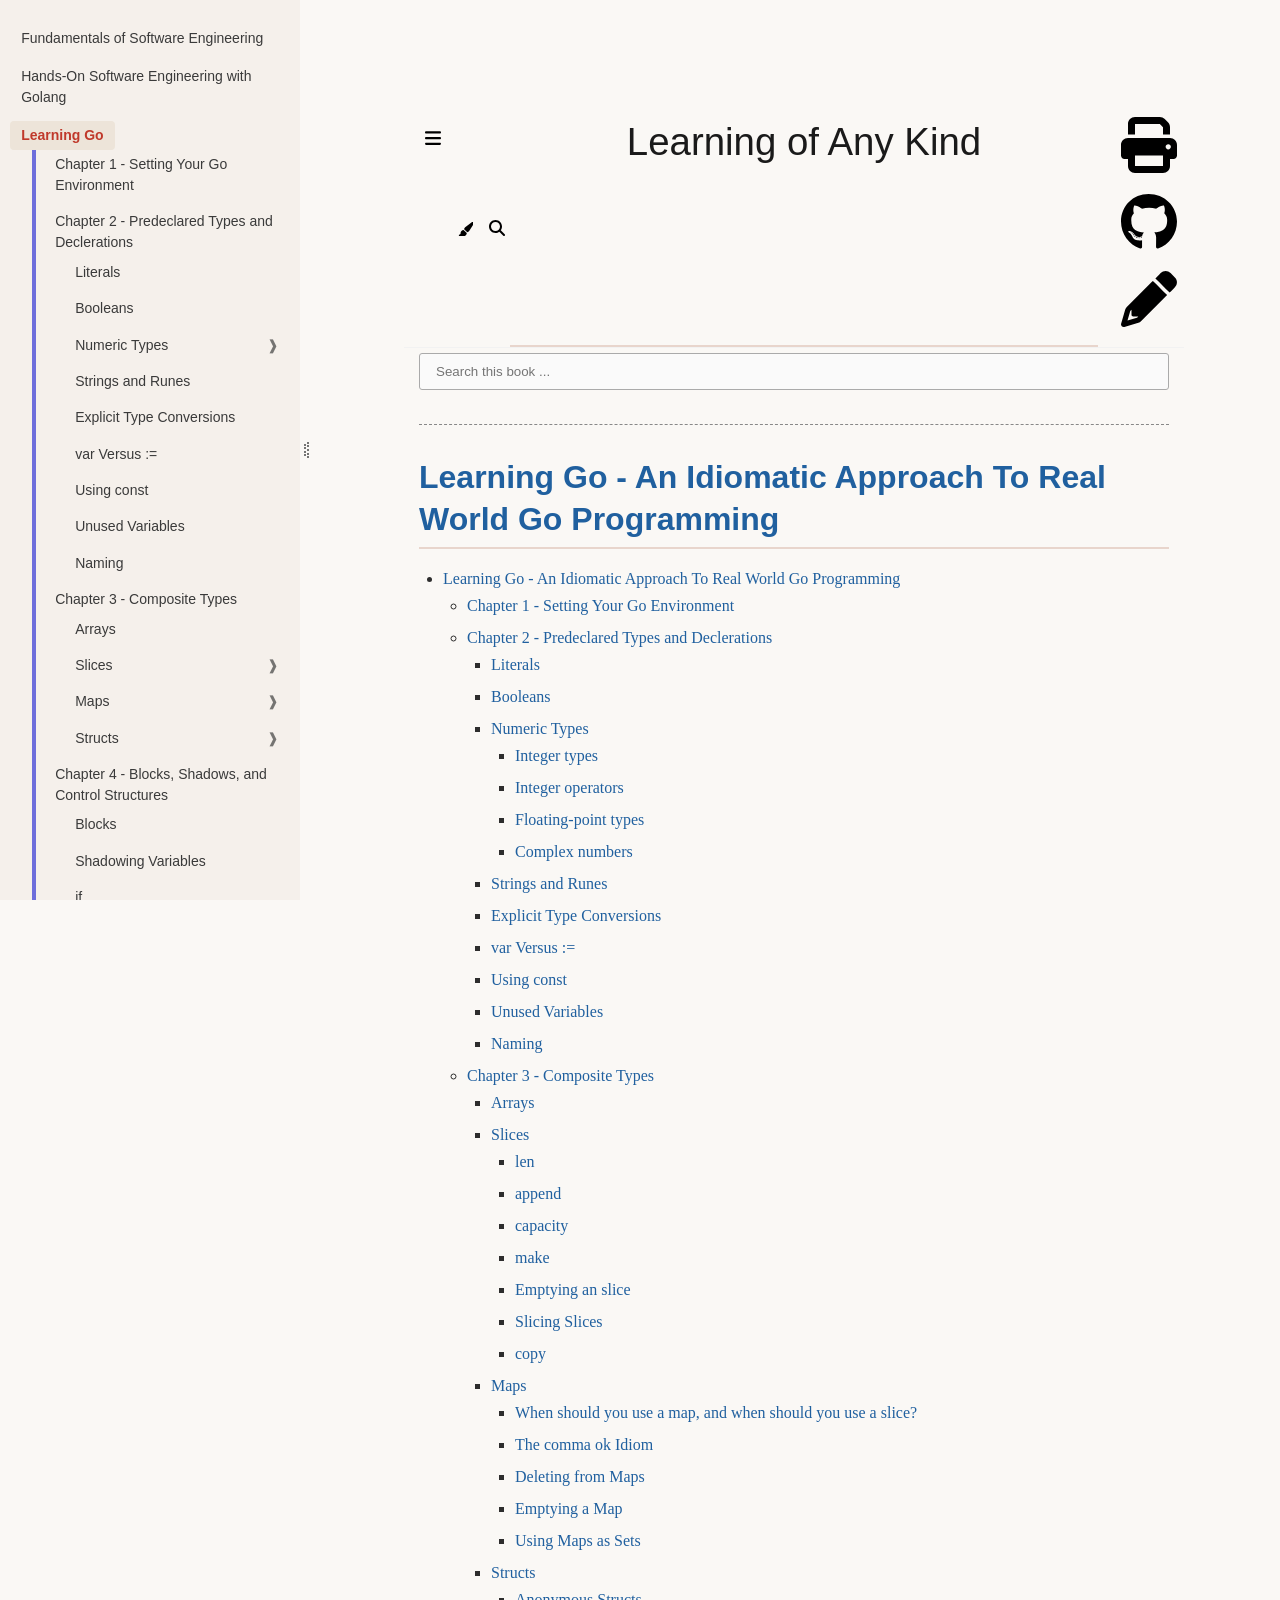
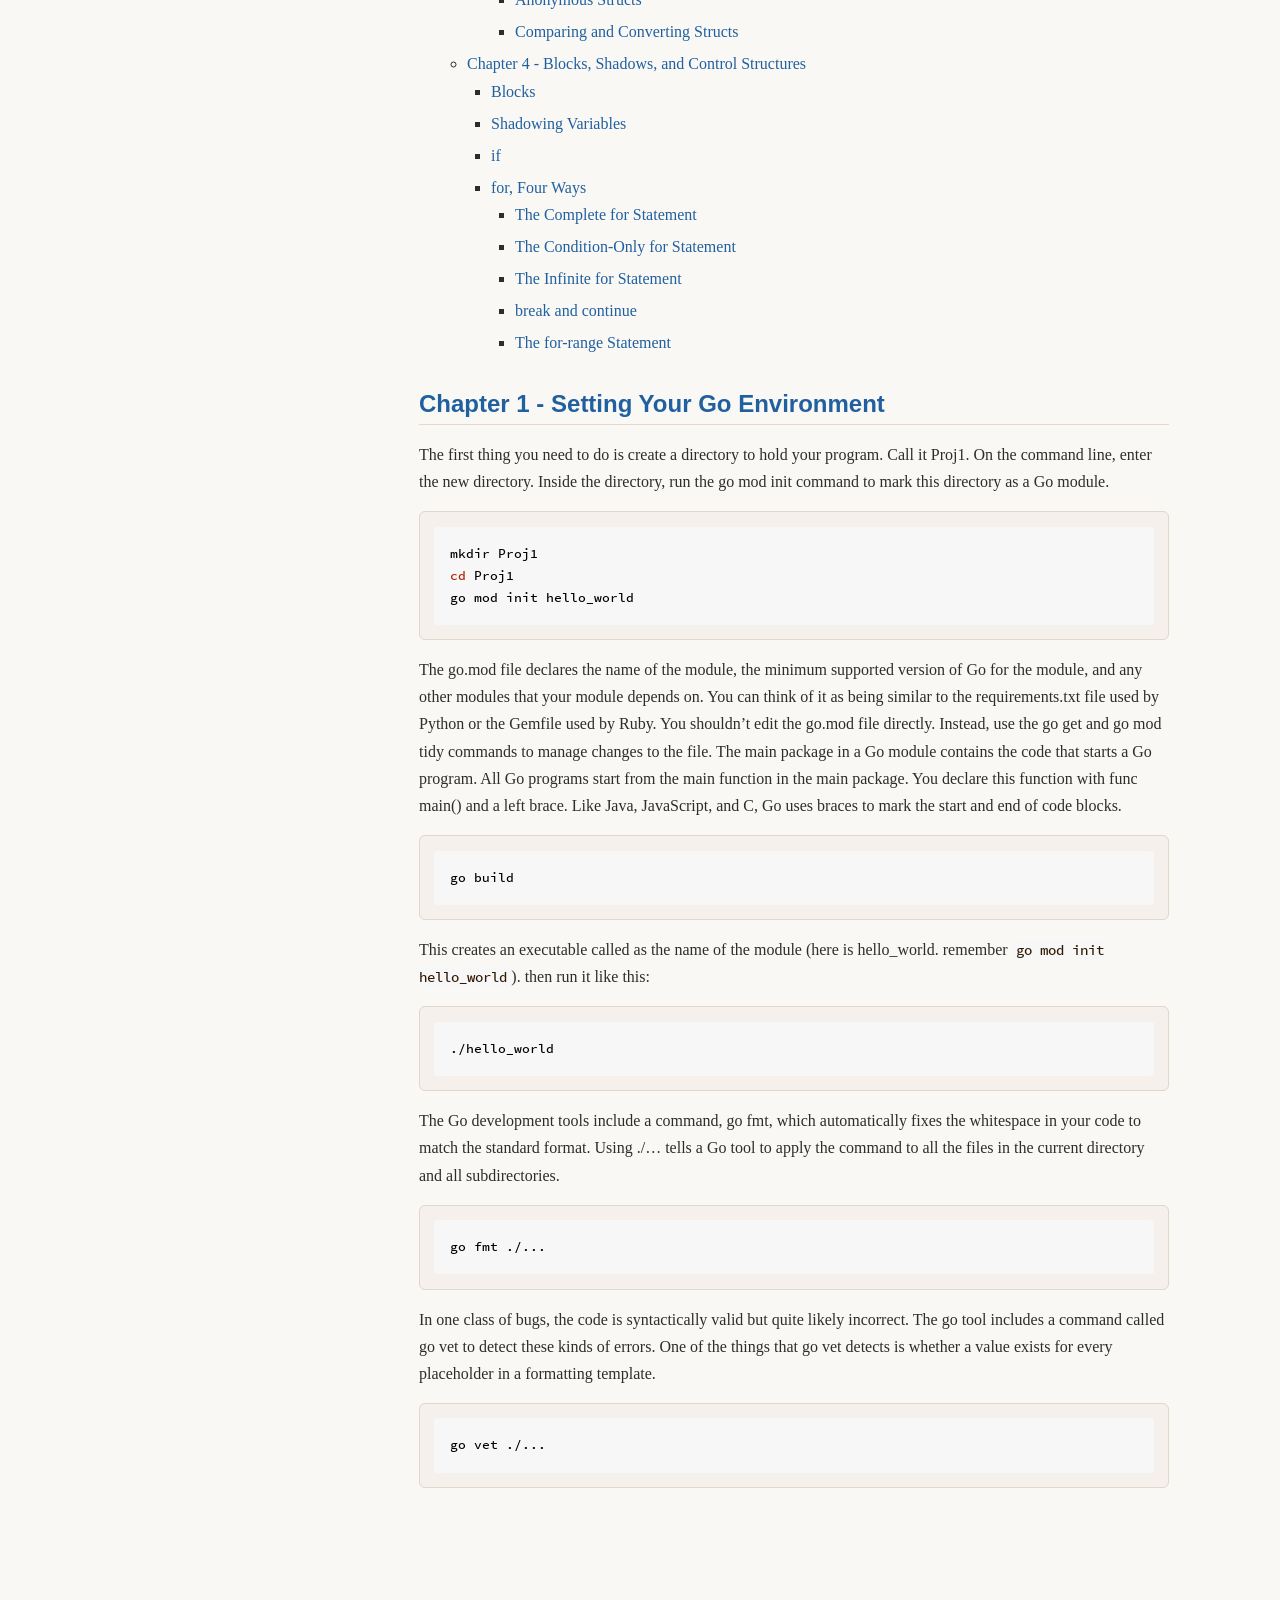
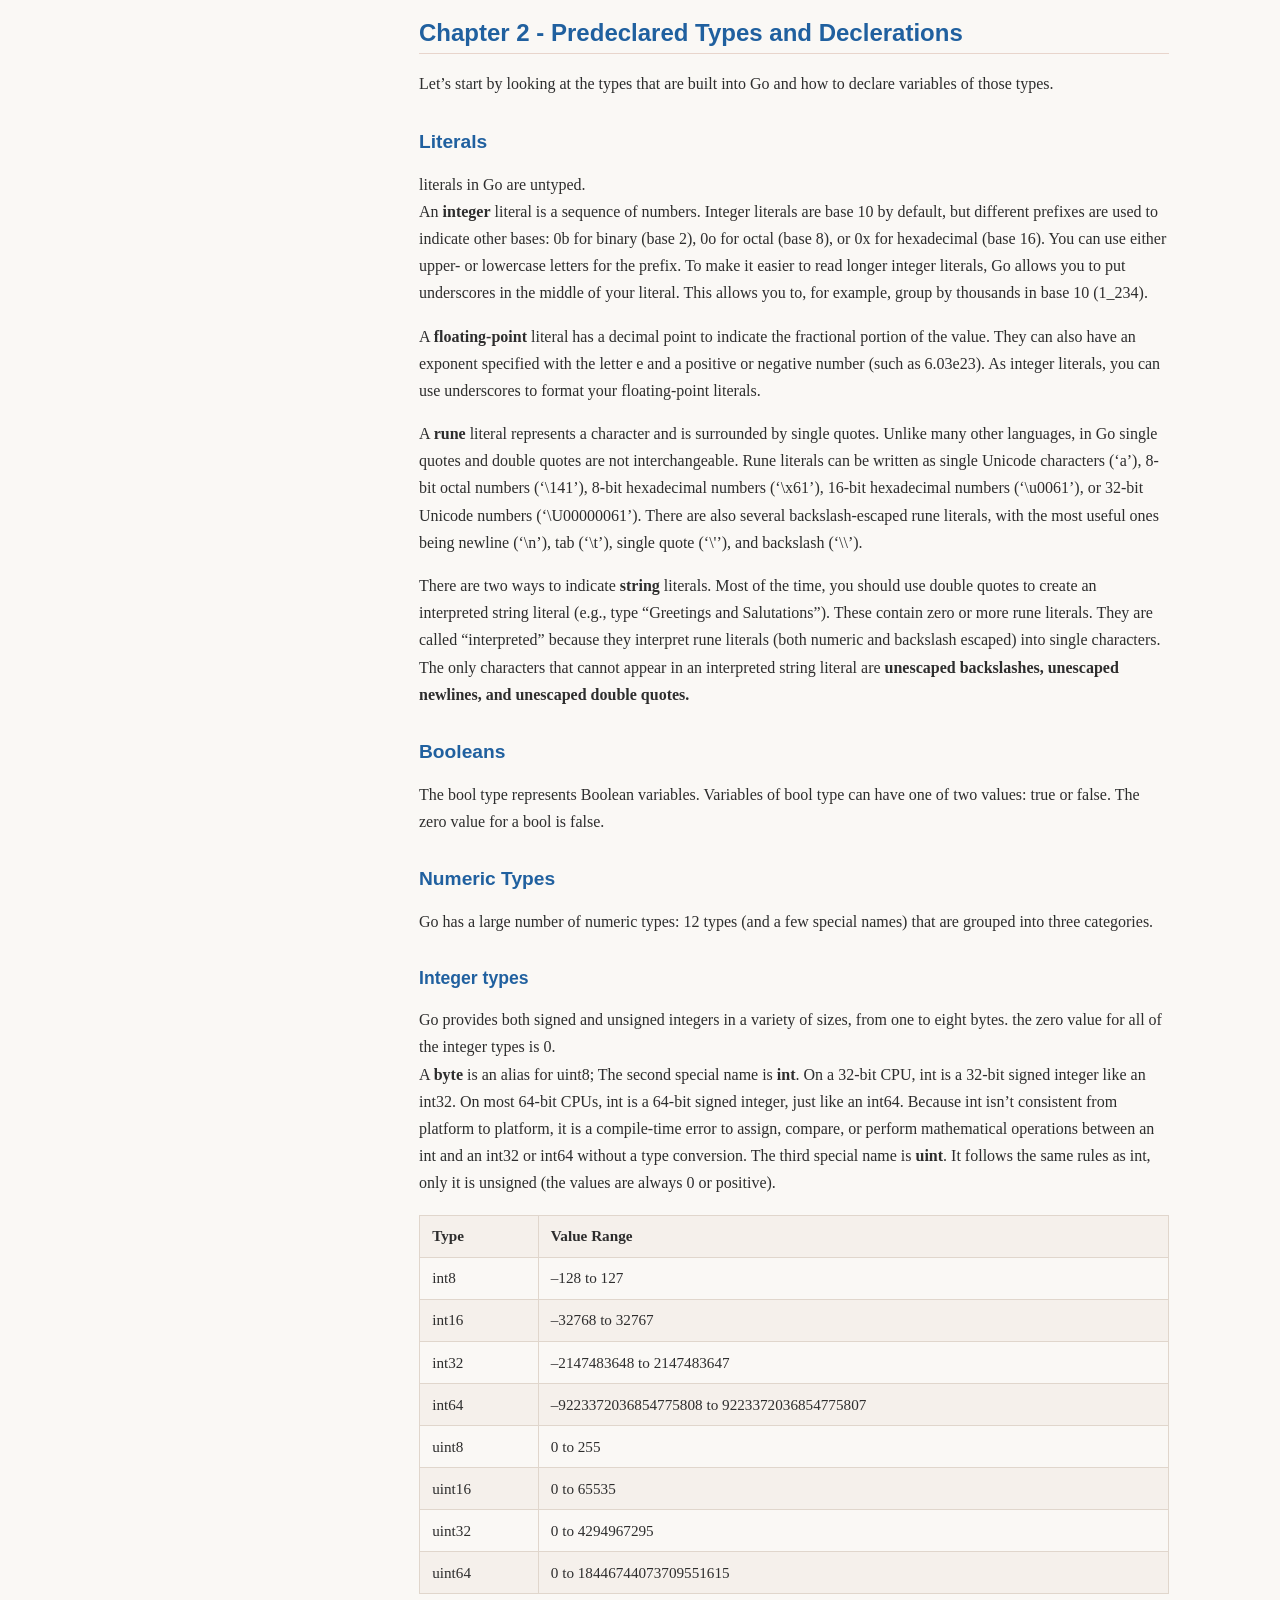
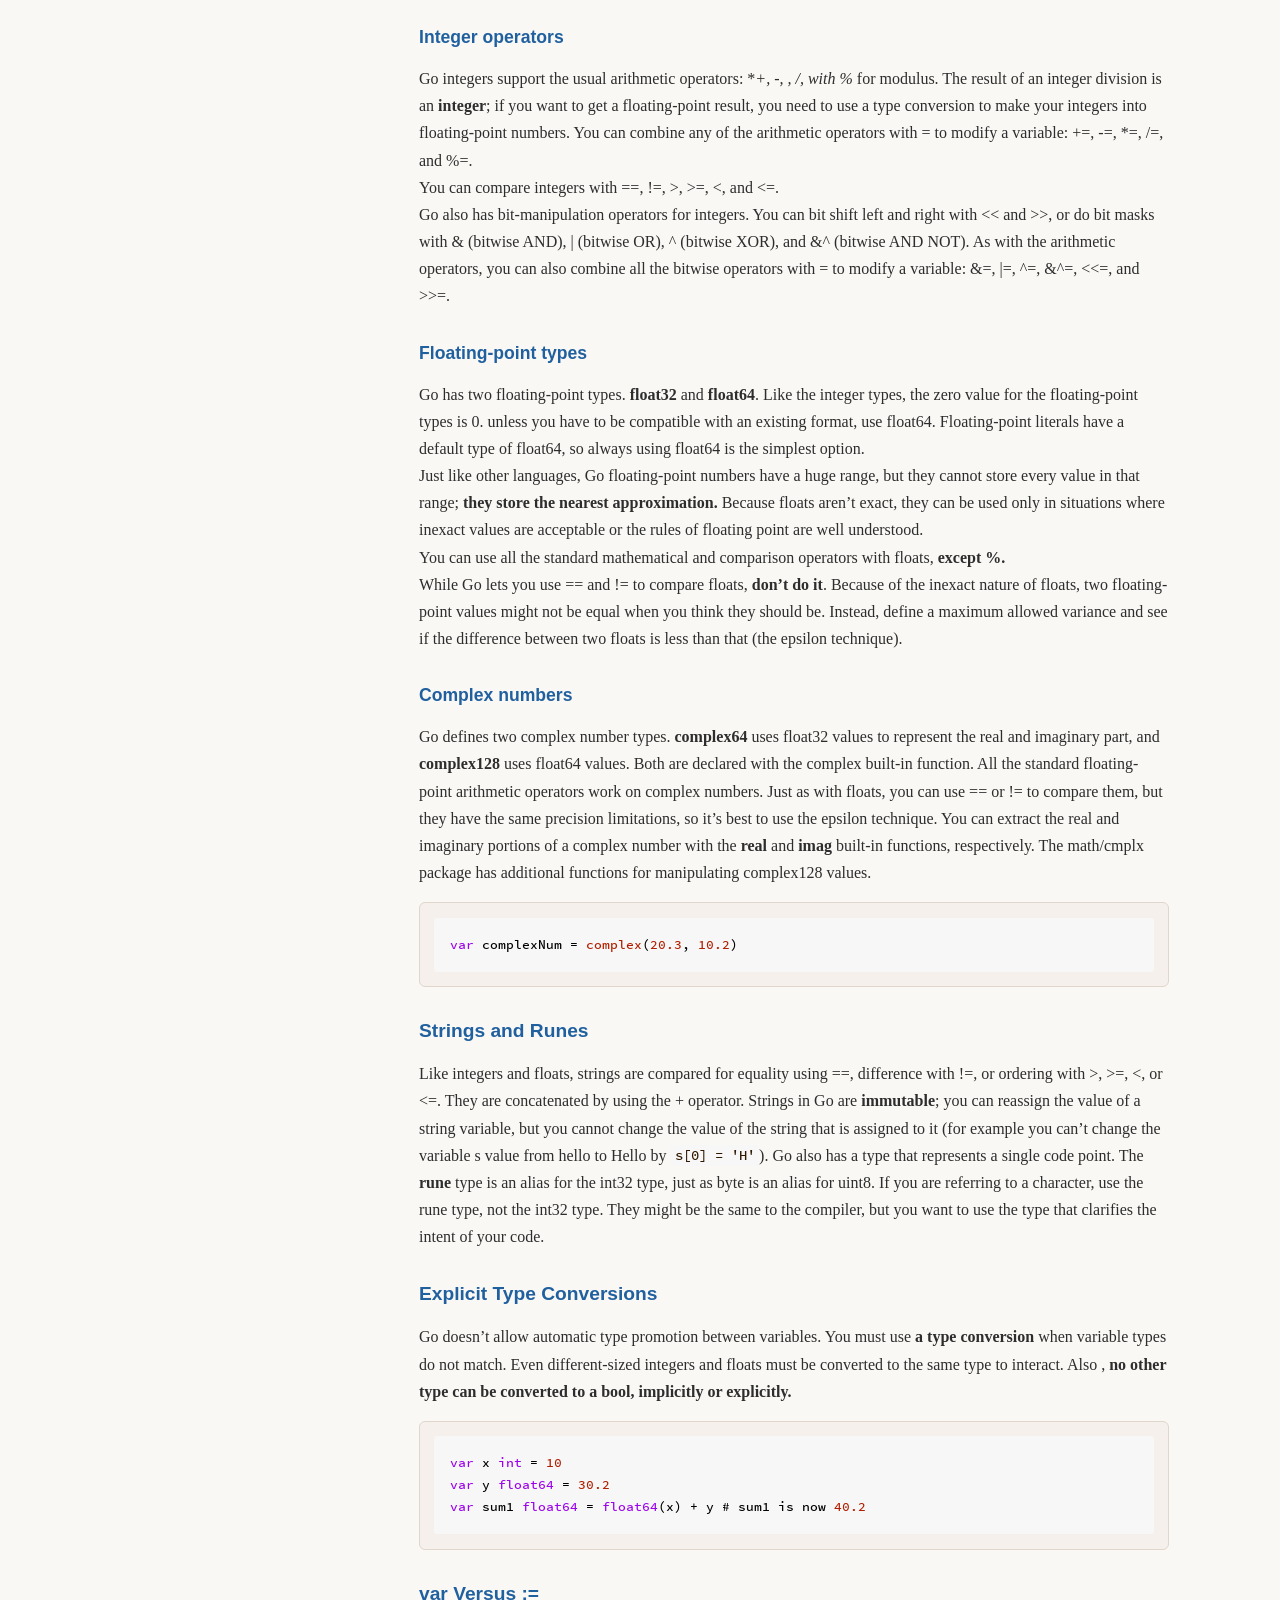
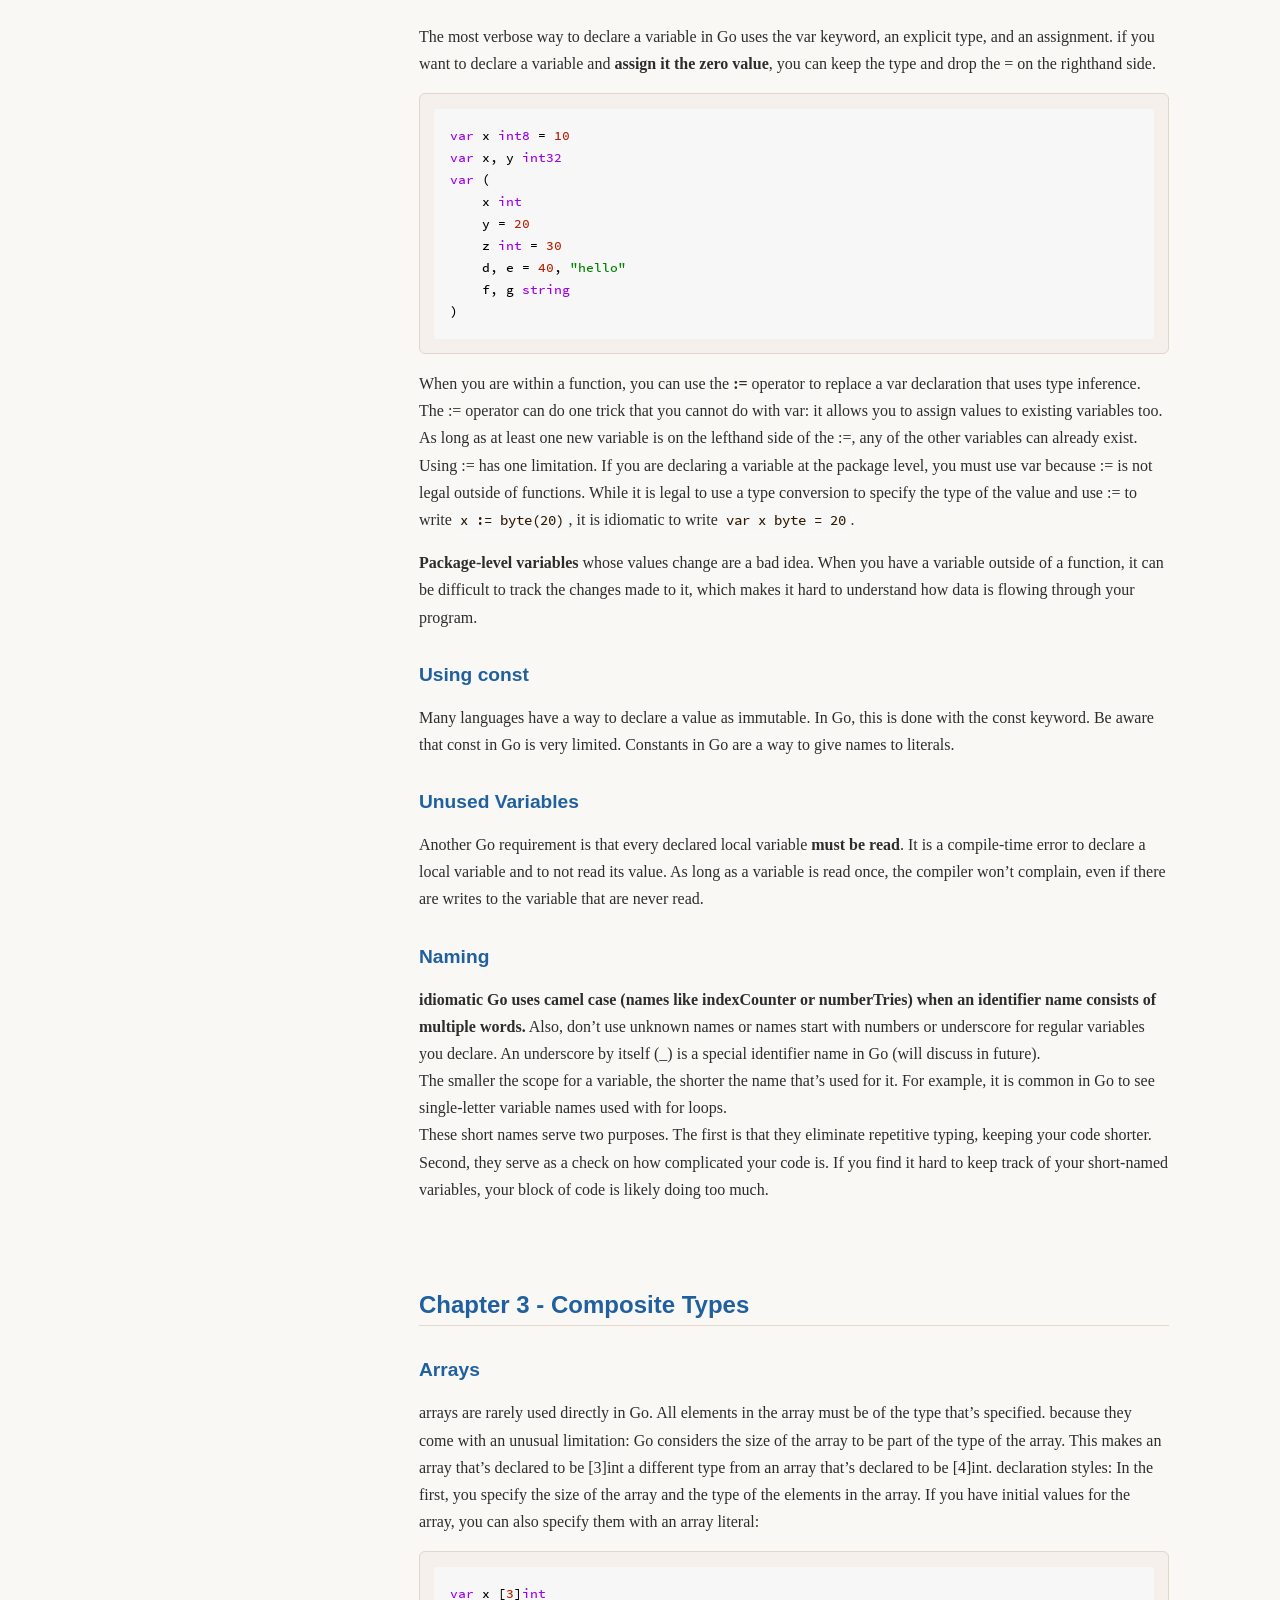
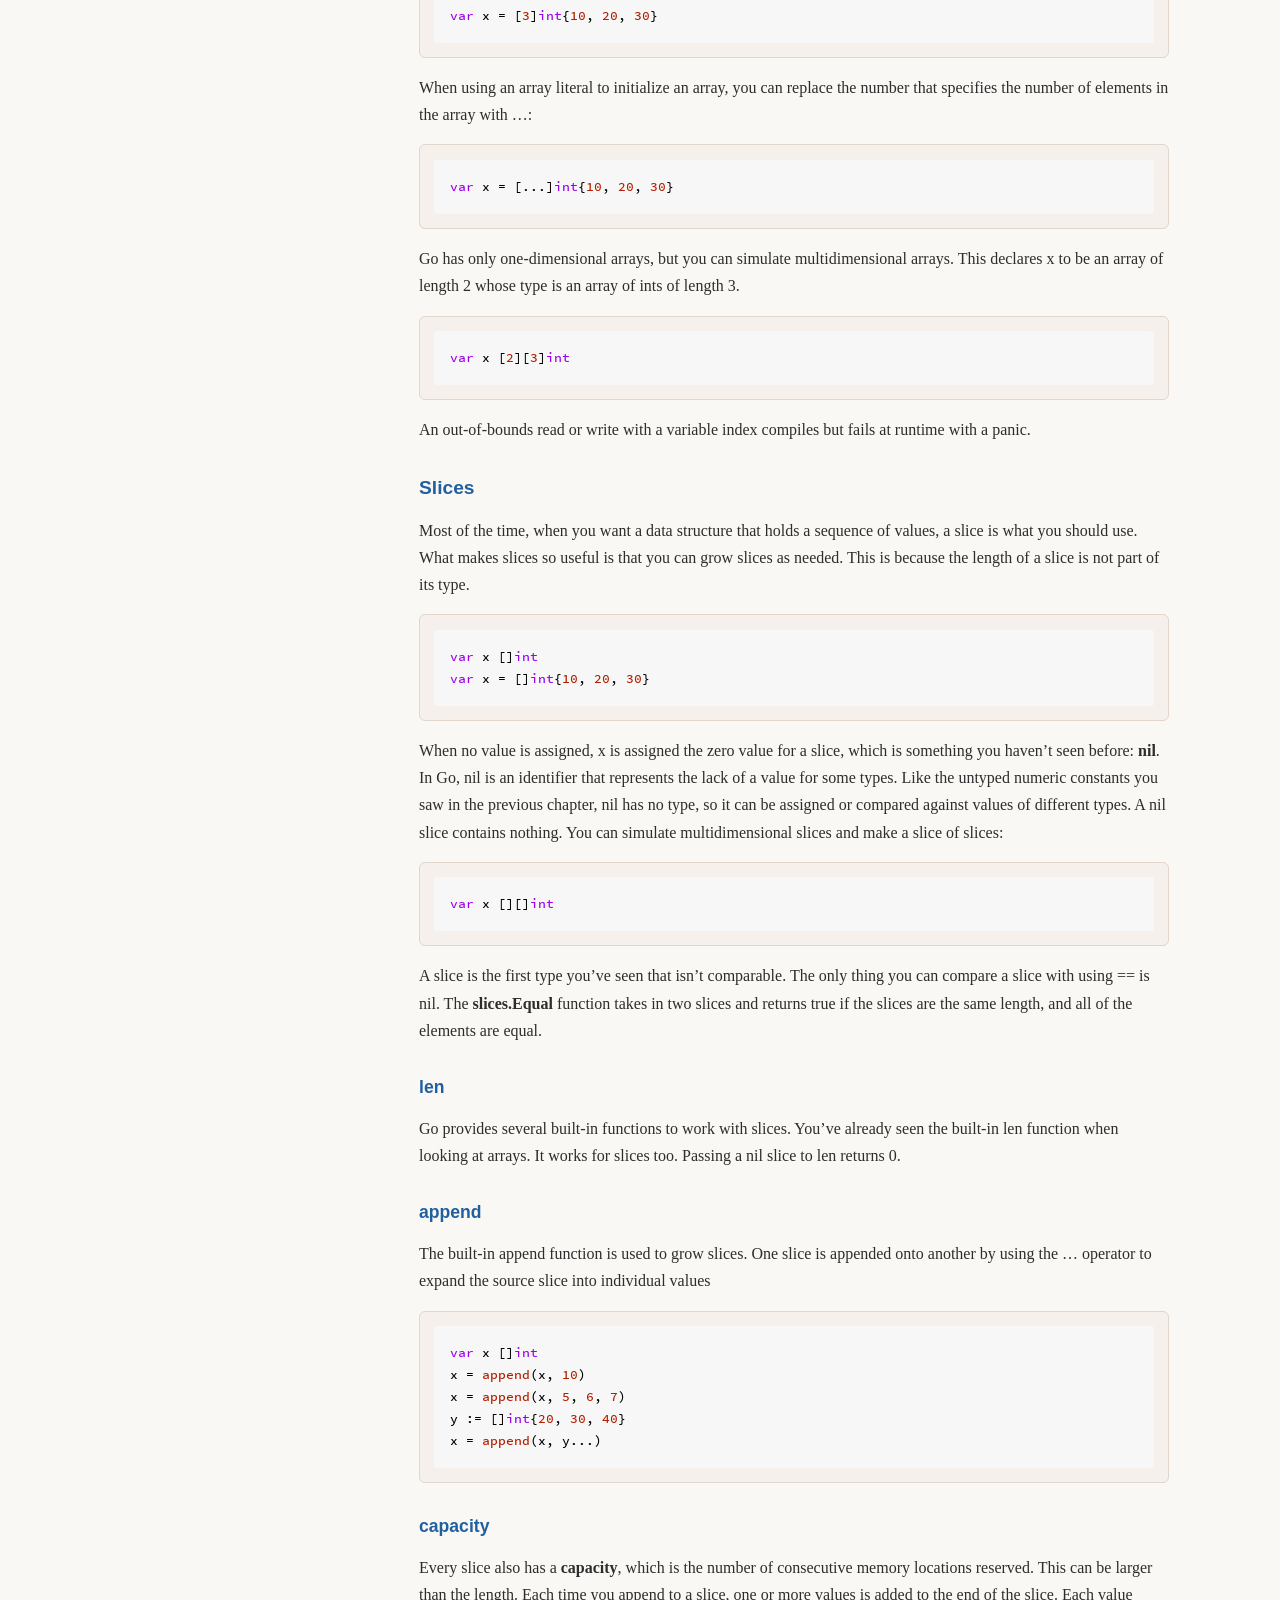
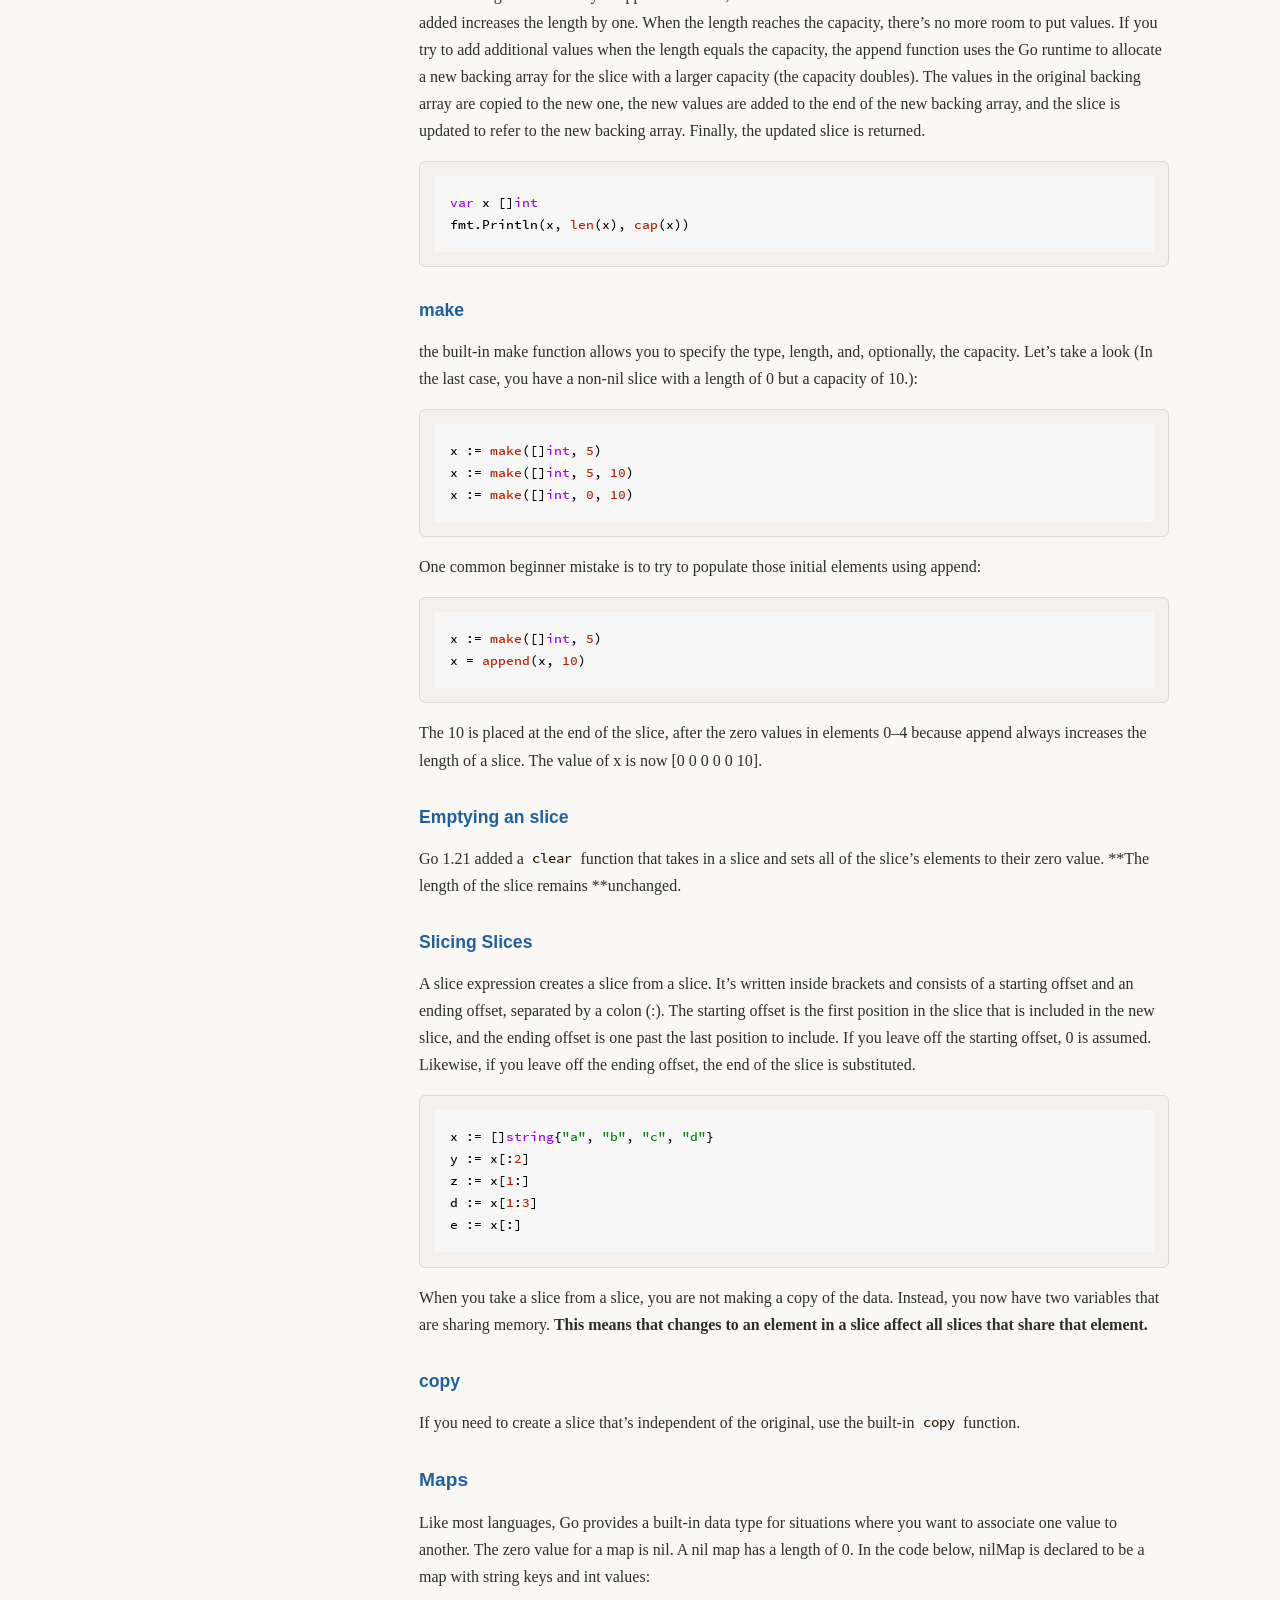
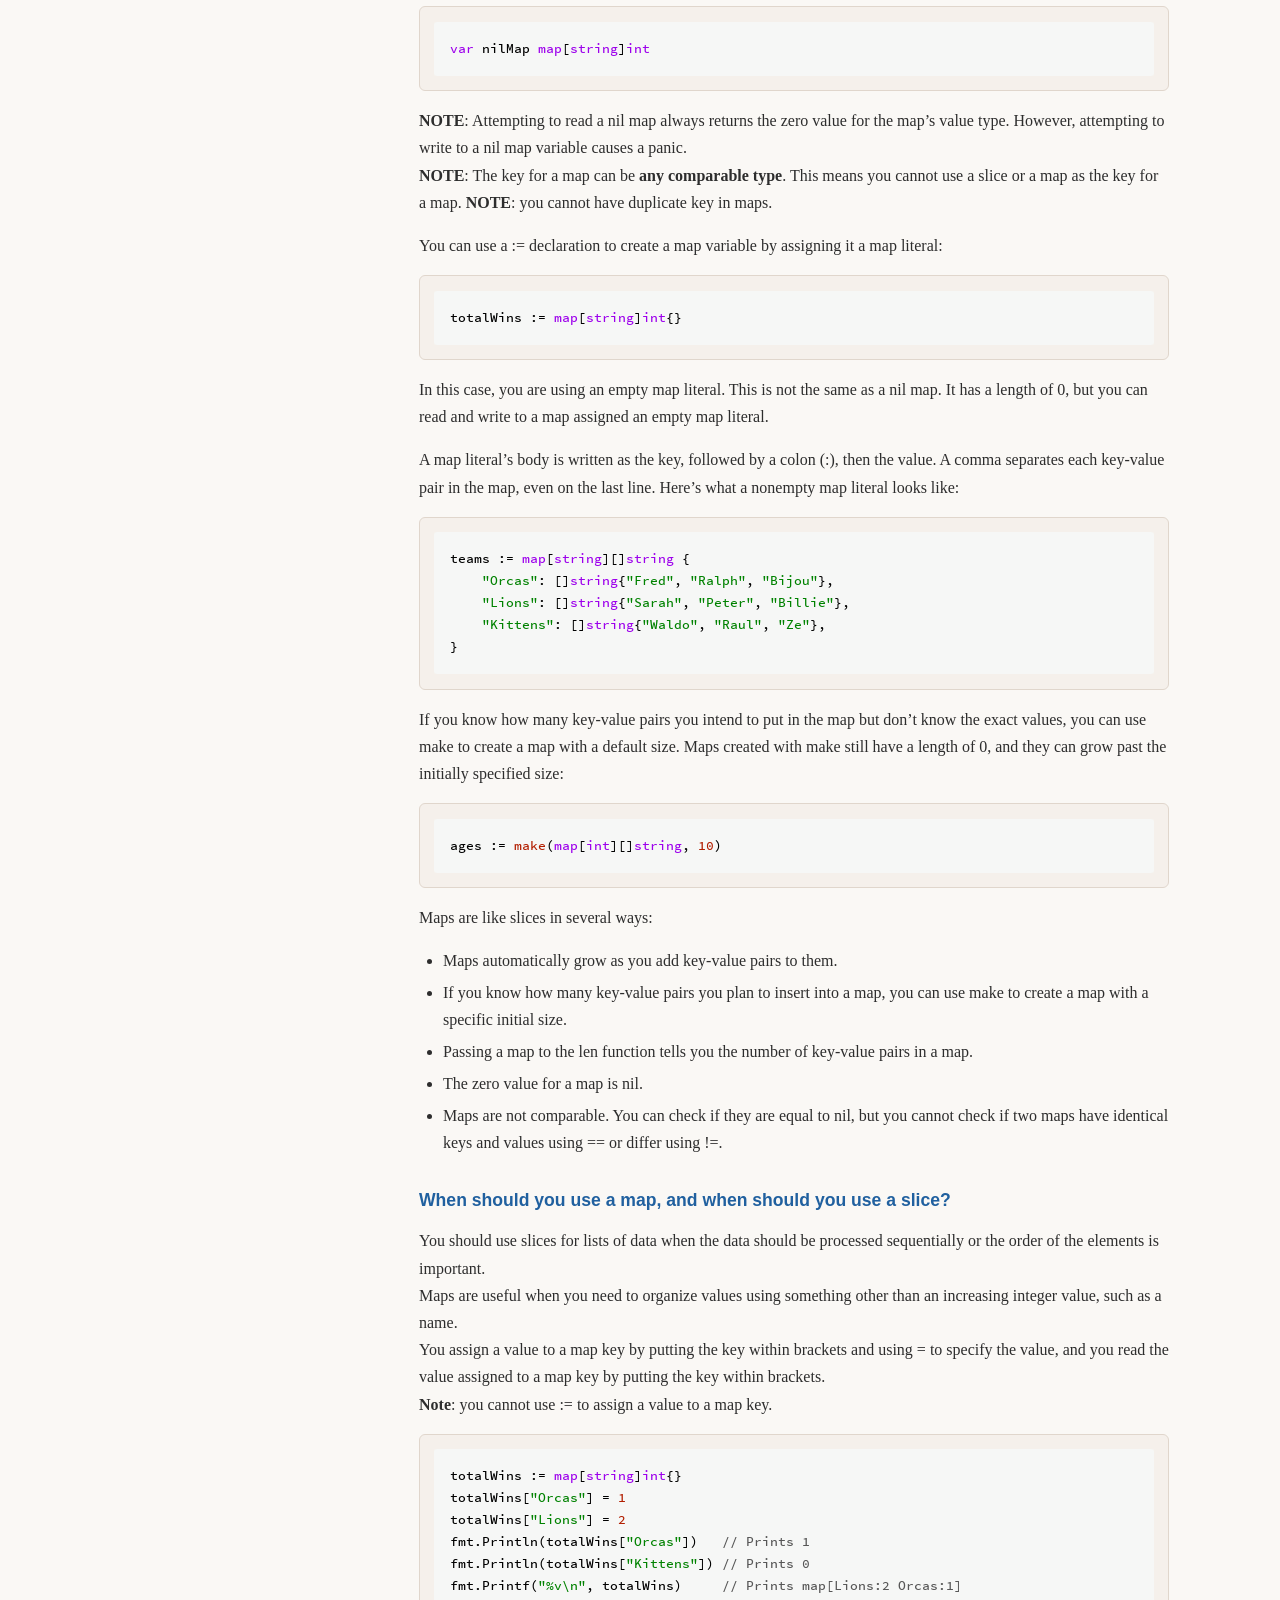
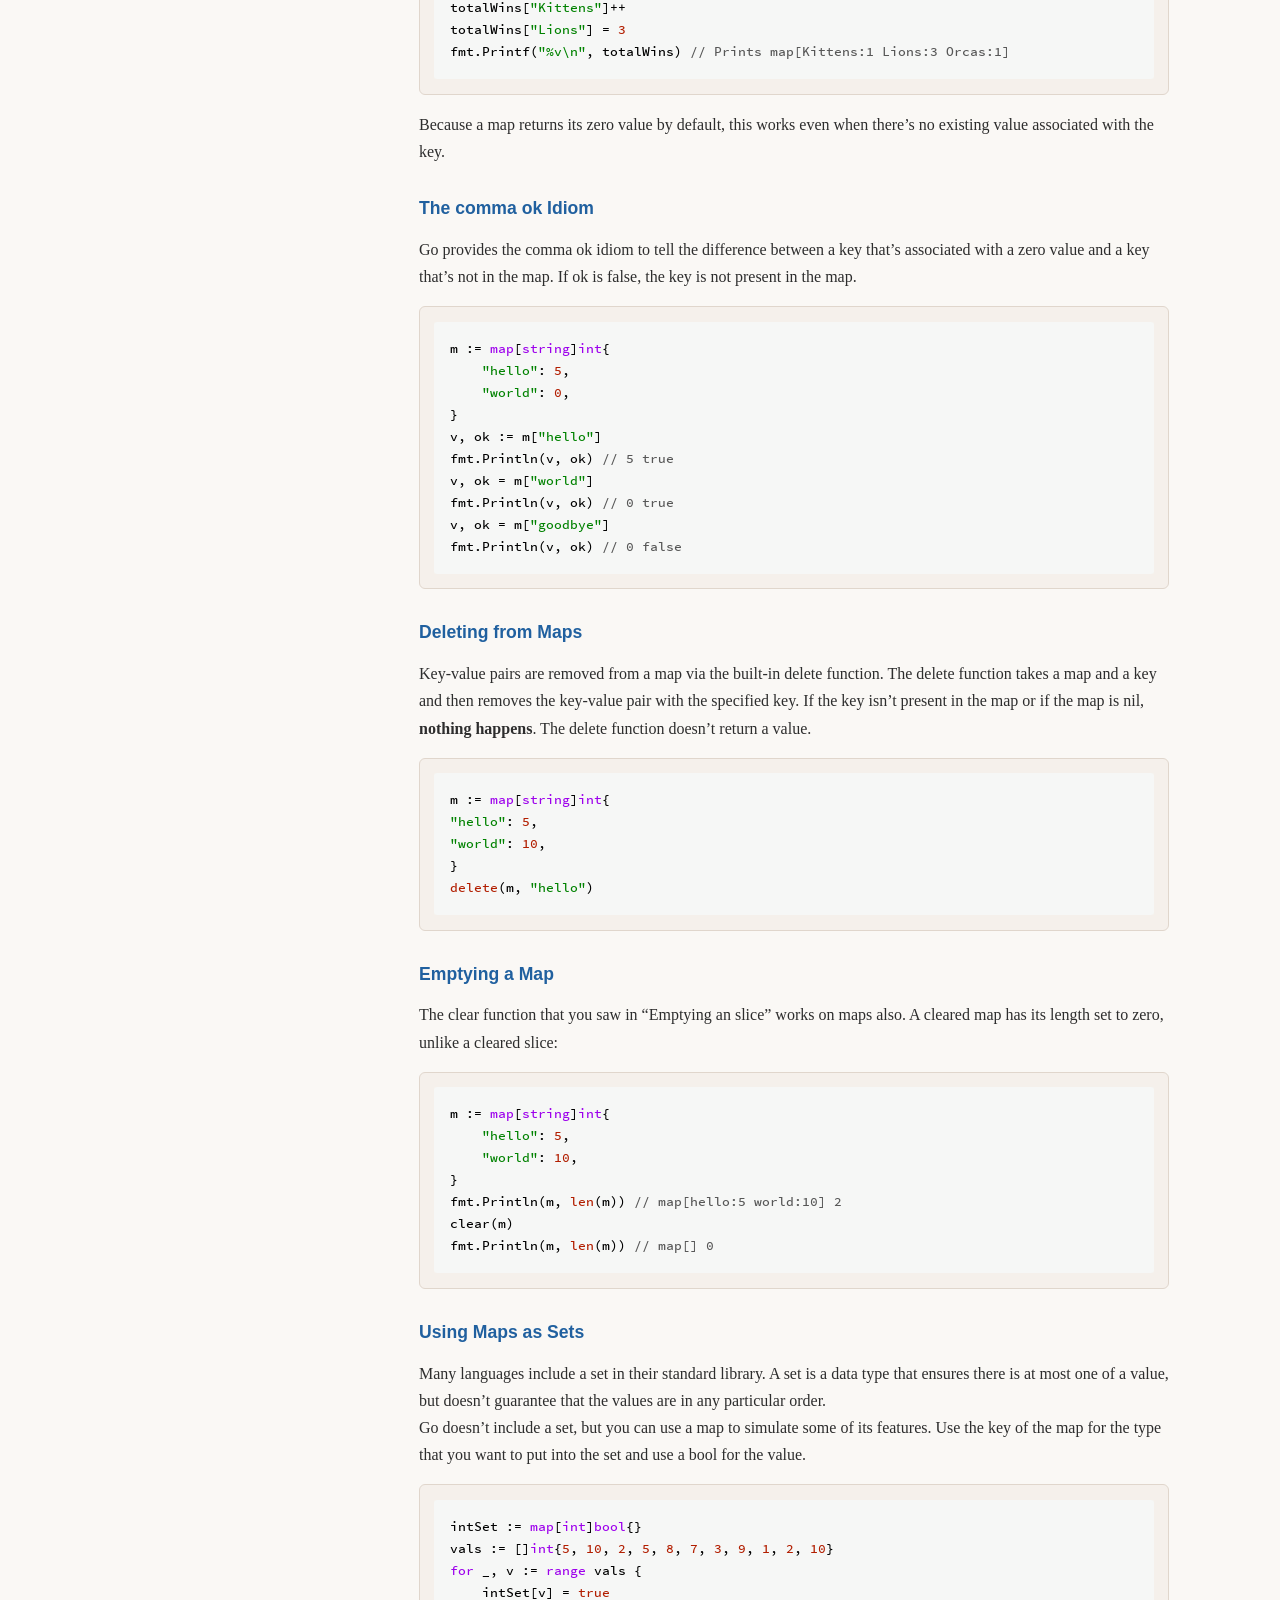
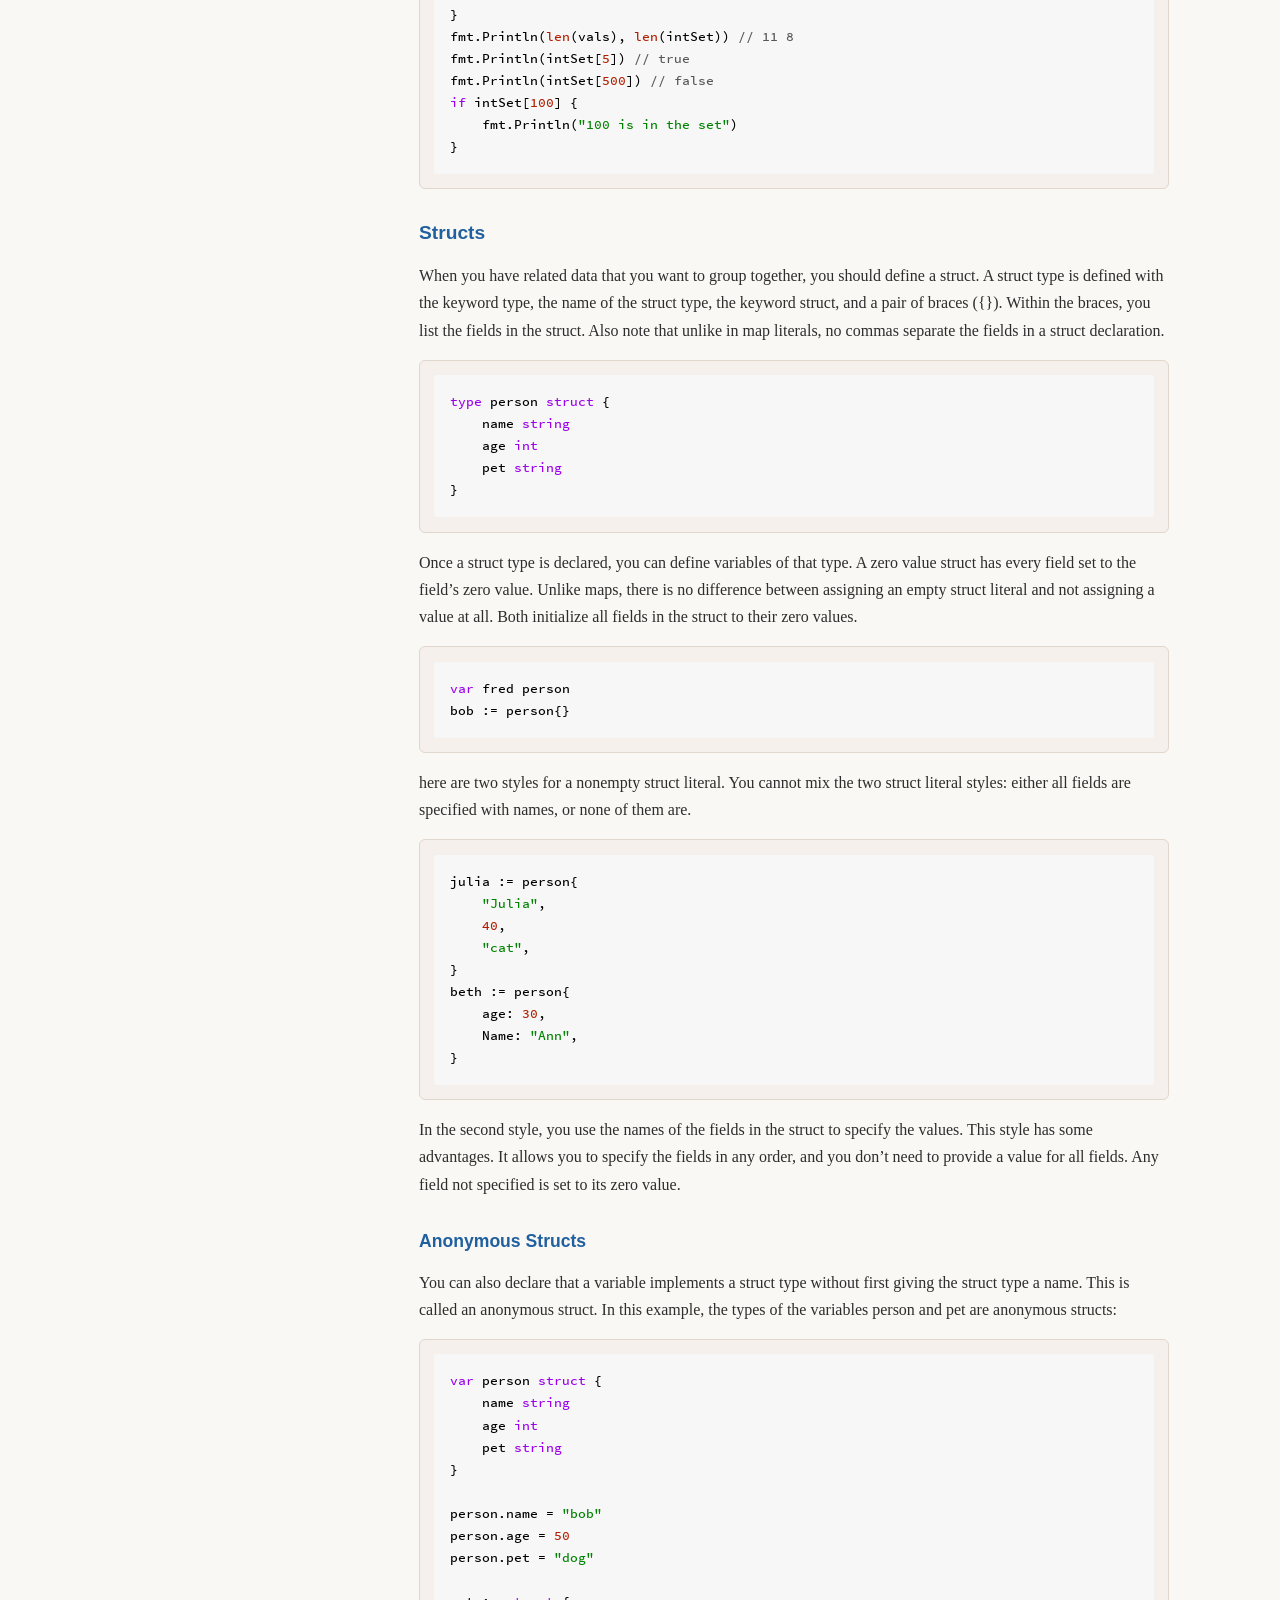
<file: book/LearningGo_AnIdiomaticApproachToRealWorldGoProgramming.html>
<!DOCTYPE HTML>
<html lang="en" class="light sidebar-visible" dir="ltr">
    <head>
        <!-- Book generated using mdBook -->
        <meta charset="UTF-8">
        <title>Learning Go - Learning of Any Kind</title>


        <!-- Custom HTML head -->

        <meta name="description" content="">
        <meta name="viewport" content="width=device-width, initial-scale=1">
        <meta name="theme-color" content="#ffffff">

        <link rel="icon" href="favicon-de23e50b.svg">
        <link rel="shortcut icon" href="favicon-8114d1fc.png">
        <link rel="stylesheet" href="css/variables-8adf115d.css">
        <link rel="stylesheet" href="css/general-24f5cce7.css">
        <link rel="stylesheet" href="css/chrome-d279d366.css">
        <link rel="stylesheet" href="css/print-9e4910d8.css" media="print">

        <!-- Fonts -->
        <link rel="stylesheet" href="fonts/fonts-9644e21d.css">

        <!-- Highlight.js Stylesheets -->
        <link rel="stylesheet" id="mdbook-highlight-css" href="highlight-493f70e1.css">
        <link rel="stylesheet" id="mdbook-tomorrow-night-css" href="tomorrow-night-4c0ae647.css">
        <link rel="stylesheet" id="mdbook-ayu-highlight-css" href="ayu-highlight-3fdfc3ac.css">

        <!-- Custom theme stylesheets -->


        <!-- Provide site root and default themes to javascript -->
        <script>
            const path_to_root = "";
            const default_light_theme = "light";
            const default_dark_theme = "navy";
            window.path_to_searchindex_js = "searchindex-d154ffda.js";
        </script>
        <!-- Start loading toc.js asap -->
        <script src="toc-afc71aae.js"></script>
    </head>
    <body>
    <div id="mdbook-help-container">
        <div id="mdbook-help-popup">
            <h2 class="mdbook-help-title">Keyboard shortcuts</h2>
            <div>
                <p>Press <kbd>←</kbd> or <kbd>→</kbd> to navigate between chapters</p>
                <p>Press <kbd>S</kbd> or <kbd>/</kbd> to search in the book</p>
                <p>Press <kbd>?</kbd> to show this help</p>
                <p>Press <kbd>Esc</kbd> to hide this help</p>
            </div>
        </div>
    </div>
    <div id="mdbook-body-container">
        <!-- Work around some values being stored in localStorage wrapped in quotes -->
        <script>
            try {
                let theme = localStorage.getItem('mdbook-theme');
                let sidebar = localStorage.getItem('mdbook-sidebar');

                if (theme.startsWith('"') && theme.endsWith('"')) {
                    localStorage.setItem('mdbook-theme', theme.slice(1, theme.length - 1));
                }

                if (sidebar.startsWith('"') && sidebar.endsWith('"')) {
                    localStorage.setItem('mdbook-sidebar', sidebar.slice(1, sidebar.length - 1));
                }
            } catch (e) { }
        </script>

        <!-- Set the theme before any content is loaded, prevents flash -->
        <script>
            const default_theme = window.matchMedia("(prefers-color-scheme: dark)").matches ? default_dark_theme : default_light_theme;
            let theme;
            try { theme = localStorage.getItem('mdbook-theme'); } catch(e) { }
            if (theme === null || theme === undefined) { theme = default_theme; }
            const html = document.documentElement;
            html.classList.remove('light')
            html.classList.add(theme);
            html.classList.add("js");
        </script>

        <input type="checkbox" id="mdbook-sidebar-toggle-anchor" class="hidden">

        <!-- Hide / unhide sidebar before it is displayed -->
        <script>
            let sidebar = null;
            const sidebar_toggle = document.getElementById("mdbook-sidebar-toggle-anchor");
            if (document.body.clientWidth >= 1080) {
                try { sidebar = localStorage.getItem('mdbook-sidebar'); } catch(e) { }
                sidebar = sidebar || 'visible';
            } else {
                sidebar = 'hidden';
                sidebar_toggle.checked = false;
            }
            if (sidebar === 'visible') {
                sidebar_toggle.checked = true;
            } else {
                html.classList.remove('sidebar-visible');
            }
        </script>

        <nav id="mdbook-sidebar" class="sidebar" aria-label="Table of contents">
            <!-- populated by js -->
            <mdbook-sidebar-scrollbox class="sidebar-scrollbox"></mdbook-sidebar-scrollbox>
            <noscript>
                <iframe class="sidebar-iframe-outer" src="toc.html"></iframe>
            </noscript>
            <div id="mdbook-sidebar-resize-handle" class="sidebar-resize-handle">
                <div class="sidebar-resize-indicator"></div>
            </div>
        </nav>

        <div id="mdbook-page-wrapper" class="page-wrapper">

            <div class="page">
                <div id="mdbook-menu-bar-hover-placeholder"></div>
                <div id="mdbook-menu-bar" class="menu-bar sticky">
                    <div class="left-buttons">
                        <label id="mdbook-sidebar-toggle" class="icon-button" for="mdbook-sidebar-toggle-anchor" title="Toggle Table of Contents" aria-label="Toggle Table of Contents" aria-controls="mdbook-sidebar">
                            <span class=fa-svg><svg xmlns="http://www.w3.org/2000/svg" viewBox="0 0 448 512"><!--! Font Awesome Free 6.2.0 by @fontawesome - https://fontawesome.com License - https://fontawesome.com/license/free (Icons: CC BY 4.0, Fonts: SIL OFL 1.1, Code: MIT License) Copyright 2022 Fonticons, Inc. --><path d="M0 96C0 78.3 14.3 64 32 64H416c17.7 0 32 14.3 32 32s-14.3 32-32 32H32C14.3 128 0 113.7 0 96zM0 256c0-17.7 14.3-32 32-32H416c17.7 0 32 14.3 32 32s-14.3 32-32 32H32c-17.7 0-32-14.3-32-32zM448 416c0 17.7-14.3 32-32 32H32c-17.7 0-32-14.3-32-32s14.3-32 32-32H416c17.7 0 32 14.3 32 32z"/></svg></span>
                        </label>
                        <button id="mdbook-theme-toggle" class="icon-button" type="button" title="Change theme" aria-label="Change theme" aria-haspopup="true" aria-expanded="false" aria-controls="mdbook-theme-list">
                            <span class=fa-svg><svg xmlns="http://www.w3.org/2000/svg" viewBox="0 0 576 512"><!--! Font Awesome Free 6.2.0 by @fontawesome - https://fontawesome.com License - https://fontawesome.com/license/free (Icons: CC BY 4.0, Fonts: SIL OFL 1.1, Code: MIT License) Copyright 2022 Fonticons, Inc. --><path d="M371.3 367.1c27.3-3.9 51.9-19.4 67.2-42.9L600.2 74.1c12.6-19.5 9.4-45.3-7.6-61.2S549.7-4.4 531.1 9.6L294.4 187.2c-24 18-38.2 46.1-38.4 76.1L371.3 367.1zm-19.6 25.4l-116-104.4C175.9 290.3 128 339.6 128 400c0 3.9 .2 7.8 .6 11.6c1.8 17.5-10.2 36.4-27.8 36.4H96c-17.7 0-32 14.3-32 32s14.3 32 32 32H240c61.9 0 112-50.1 112-112c0-2.5-.1-5-.2-7.5z"/></svg></span>
                        </button>
                        <ul id="mdbook-theme-list" class="theme-popup" aria-label="Themes" role="menu">
                            <li role="none"><button role="menuitem" class="theme" id="mdbook-theme-default_theme">Auto</button></li>
                            <li role="none"><button role="menuitem" class="theme" id="mdbook-theme-light">Light</button></li>
                            <li role="none"><button role="menuitem" class="theme" id="mdbook-theme-rust">Rust</button></li>
                            <li role="none"><button role="menuitem" class="theme" id="mdbook-theme-coal">Coal</button></li>
                            <li role="none"><button role="menuitem" class="theme" id="mdbook-theme-navy">Navy</button></li>
                            <li role="none"><button role="menuitem" class="theme" id="mdbook-theme-ayu">Ayu</button></li>
                        </ul>
                        <button id="mdbook-search-toggle" class="icon-button" type="button" title="Search (`/`)" aria-label="Toggle Searchbar" aria-expanded="false" aria-keyshortcuts="/ s" aria-controls="mdbook-searchbar">
                            <span class=fa-svg><svg xmlns="http://www.w3.org/2000/svg" viewBox="0 0 512 512"><!--! Font Awesome Free 6.2.0 by @fontawesome - https://fontawesome.com License - https://fontawesome.com/license/free (Icons: CC BY 4.0, Fonts: SIL OFL 1.1, Code: MIT License) Copyright 2022 Fonticons, Inc. --><path d="M416 208c0 45.9-14.9 88.3-40 122.7L502.6 457.4c12.5 12.5 12.5 32.8 0 45.3s-32.8 12.5-45.3 0L330.7 376c-34.4 25.2-76.8 40-122.7 40C93.1 416 0 322.9 0 208S93.1 0 208 0S416 93.1 416 208zM208 352c79.5 0 144-64.5 144-144s-64.5-144-144-144S64 128.5 64 208s64.5 144 144 144z"/></svg></span>
                        </button>
                    </div>

                    <h1 class="menu-title">Learning of Any Kind</h1>

                    <div class="right-buttons">
                        <a href="print.html" title="Print this book" aria-label="Print this book">
                            <span class=fa-svg id="print-button"><svg xmlns="http://www.w3.org/2000/svg" viewBox="0 0 512 512"><!--! Font Awesome Free 6.2.0 by @fontawesome - https://fontawesome.com License - https://fontawesome.com/license/free (Icons: CC BY 4.0, Fonts: SIL OFL 1.1, Code: MIT License) Copyright 2022 Fonticons, Inc. --><path d="M128 0C92.7 0 64 28.7 64 64v96h64V64H354.7L384 93.3V160h64V93.3c0-17-6.7-33.3-18.7-45.3L400 18.7C388 6.7 371.7 0 354.7 0H128zM384 352v32 64H128V384 368 352H384zm64 32h32c17.7 0 32-14.3 32-32V256c0-35.3-28.7-64-64-64H64c-35.3 0-64 28.7-64 64v96c0 17.7 14.3 32 32 32H64v64c0 35.3 28.7 64 64 64H384c35.3 0 64-28.7 64-64V384zm-16-88c-13.3 0-24-10.7-24-24s10.7-24 24-24s24 10.7 24 24s-10.7 24-24 24z"/></svg></span>
                        </a>
                        <a href="https://github.com/atrovan/LearningOfAnyKind" title="Git repository" aria-label="Git repository">
                            <span class=fa-svg><svg xmlns="http://www.w3.org/2000/svg" viewBox="0 0 496 512"><!--! Font Awesome Free 6.2.0 by @fontawesome - https://fontawesome.com License - https://fontawesome.com/license/free (Icons: CC BY 4.0, Fonts: SIL OFL 1.1, Code: MIT License) Copyright 2022 Fonticons, Inc. --><path d="M165.9 397.4c0 2-2.3 3.6-5.2 3.6-3.3.3-5.6-1.3-5.6-3.6 0-2 2.3-3.6 5.2-3.6 3-.3 5.6 1.3 5.6 3.6zm-31.1-4.5c-.7 2 1.3 4.3 4.3 4.9 2.6 1 5.6 0 6.2-2s-1.3-4.3-4.3-5.2c-2.6-.7-5.5.3-6.2 2.3zm44.2-1.7c-2.9.7-4.9 2.6-4.6 4.9.3 2 2.9 3.3 5.9 2.6 2.9-.7 4.9-2.6 4.6-4.6-.3-1.9-3-3.2-5.9-2.9zM244.8 8C106.1 8 0 113.3 0 252c0 110.9 69.8 205.8 169.5 239.2 12.8 2.3 17.3-5.6 17.3-12.1 0-6.2-.3-40.4-.3-61.4 0 0-70 15-84.7-29.8 0 0-11.4-29.1-27.8-36.6 0 0-22.9-15.7 1.6-15.4 0 0 24.9 2 38.6 25.8 21.9 38.6 58.6 27.5 72.9 20.9 2.3-16 8.8-27.1 16-33.7-55.9-6.2-112.3-14.3-112.3-110.5 0-27.5 7.6-41.3 23.6-58.9-2.6-6.5-11.1-33.3 2.6-67.9 20.9-6.5 69 27 69 27 20-5.6 41.5-8.5 62.8-8.5s42.8 2.9 62.8 8.5c0 0 48.1-33.6 69-27 13.7 34.7 5.2 61.4 2.6 67.9 16 17.7 25.8 31.5 25.8 58.9 0 96.5-58.9 104.2-114.8 110.5 9.2 7.9 17 22.9 17 46.4 0 33.7-.3 75.4-.3 83.6 0 6.5 4.6 14.4 17.3 12.1C428.2 457.8 496 362.9 496 252 496 113.3 383.5 8 244.8 8zM97.2 352.9c-1.3 1-1 3.3.7 5.2 1.6 1.6 3.9 2.3 5.2 1 1.3-1 1-3.3-.7-5.2-1.6-1.6-3.9-2.3-5.2-1zm-10.8-8.1c-.7 1.3.3 2.9 2.3 3.9 1.6 1 3.6.7 4.3-.7.7-1.3-.3-2.9-2.3-3.9-2-.6-3.6-.3-4.3.7zm32.4 35.6c-1.6 1.3-1 4.3 1.3 6.2 2.3 2.3 5.2 2.6 6.5 1 1.3-1.3.7-4.3-1.3-6.2-2.2-2.3-5.2-2.6-6.5-1zm-11.4-14.7c-1.6 1-1.6 3.6 0 5.9 1.6 2.3 4.3 3.3 5.6 2.3 1.6-1.3 1.6-3.9 0-6.2-1.4-2.3-4-3.3-5.6-2z"/></svg></span>
                        </a>
                        <a href="https://github.com/atrovan/LearningOfAnyKind/edit/main/books/books/LearningGo_AnIdiomaticApproachToRealWorldGoProgramming.md" title="Suggest an edit" aria-label="Suggest an edit" rel="edit">
                            <span class=fa-svg id="git-edit-button"><svg xmlns="http://www.w3.org/2000/svg" viewBox="0 0 512 512"><!--! Font Awesome Free 6.2.0 by @fontawesome - https://fontawesome.com License - https://fontawesome.com/license/free (Icons: CC BY 4.0, Fonts: SIL OFL 1.1, Code: MIT License) Copyright 2022 Fonticons, Inc. --><path d="M421.7 220.3l-11.3 11.3-22.6 22.6-205 205c-6.6 6.6-14.8 11.5-23.8 14.1L30.8 511c-8.4 2.5-17.5 .2-23.7-6.1S-1.5 489.7 1 481.2L38.7 353.1c2.6-9 7.5-17.2 14.1-23.8l205-205 22.6-22.6 11.3-11.3 33.9 33.9 62.1 62.1 33.9 33.9zM96 353.9l-9.3 9.3c-.9 .9-1.6 2.1-2 3.4l-25.3 86 86-25.3c1.3-.4 2.5-1.1 3.4-2l9.3-9.3H112c-8.8 0-16-7.2-16-16V353.9zM453.3 19.3l39.4 39.4c25 25 25 65.5 0 90.5l-14.5 14.5-22.6 22.6-11.3 11.3-33.9-33.9-62.1-62.1L314.3 67.7l11.3-11.3 22.6-22.6 14.5-14.5c25-25 65.5-25 90.5 0z"/></svg></span>
                        </a>

                    </div>
                </div>

                <div id="mdbook-search-wrapper" class="hidden">
                    <form id="mdbook-searchbar-outer" class="searchbar-outer">
                        <div class="search-wrapper">
                            <input type="search" id="mdbook-searchbar" name="searchbar" placeholder="Search this book ..." aria-controls="mdbook-searchresults-outer" aria-describedby="searchresults-header">
                            <div class="spinner-wrapper">
                                <span class=fa-svg id="fa-spin"><svg xmlns="http://www.w3.org/2000/svg" viewBox="0 0 512 512"><!--! Font Awesome Free 6.2.0 by @fontawesome - https://fontawesome.com License - https://fontawesome.com/license/free (Icons: CC BY 4.0, Fonts: SIL OFL 1.1, Code: MIT License) Copyright 2022 Fonticons, Inc. --><path d="M304 48c0-26.5-21.5-48-48-48s-48 21.5-48 48s21.5 48 48 48s48-21.5 48-48zm0 416c0-26.5-21.5-48-48-48s-48 21.5-48 48s21.5 48 48 48s48-21.5 48-48zM48 304c26.5 0 48-21.5 48-48s-21.5-48-48-48s-48 21.5-48 48s21.5 48 48 48zm464-48c0-26.5-21.5-48-48-48s-48 21.5-48 48s21.5 48 48 48s48-21.5 48-48zM142.9 437c18.7-18.7 18.7-49.1 0-67.9s-49.1-18.7-67.9 0s-18.7 49.1 0 67.9s49.1 18.7 67.9 0zm0-294.2c18.7-18.7 18.7-49.1 0-67.9S93.7 56.2 75 75s-18.7 49.1 0 67.9s49.1 18.7 67.9 0zM369.1 437c18.7 18.7 49.1 18.7 67.9 0s18.7-49.1 0-67.9s-49.1-18.7-67.9 0s-18.7 49.1 0 67.9z"/></svg></span>
                            </div>
                        </div>
                    </form>
                    <div id="mdbook-searchresults-outer" class="searchresults-outer hidden">
                        <div id="mdbook-searchresults-header" class="searchresults-header"></div>
                        <ul id="mdbook-searchresults">
                        </ul>
                    </div>
                </div>

                <!-- Apply ARIA attributes after the sidebar and the sidebar toggle button are added to the DOM -->
                <script>
                    document.getElementById('mdbook-sidebar-toggle').setAttribute('aria-expanded', sidebar === 'visible');
                    document.getElementById('mdbook-sidebar').setAttribute('aria-hidden', sidebar !== 'visible');
                    Array.from(document.querySelectorAll('#mdbook-sidebar a')).forEach(function(link) {
                        link.setAttribute('tabIndex', sidebar === 'visible' ? 0 : -1);
                    });
                </script>

                <div id="mdbook-content" class="content">
                    <main>
                        <h1 id="learning-go---an-idiomatic-approach-to-real-world-go-programming"><a class="header" href="#learning-go---an-idiomatic-approach-to-real-world-go-programming">Learning Go - An Idiomatic Approach To Real World Go Programming</a></h1>
<ul>
<li><a href="#learning-go---an-idiomatic-approach-to-real-world-go-programming">Learning Go - An Idiomatic Approach To Real World Go Programming</a>
<ul>
<li><a href="#chapter-1---setting-your-go-environment">Chapter 1 - Setting Your Go Environment</a></li>
<li><a href="#chapter-2---predeclared-types-and-declerations">Chapter 2 - Predeclared Types and Declerations</a>
<ul>
<li><a href="#literals">Literals</a></li>
<li><a href="#booleans">Booleans</a></li>
<li><a href="#numeric-types">Numeric Types</a>
<ul>
<li><a href="#integer-types">Integer types</a></li>
<li><a href="#integer-operators">Integer operators</a></li>
<li><a href="#floating-point-types">Floating-point types</a></li>
<li><a href="#complex-numbers">Complex numbers</a></li>
</ul>
</li>
<li><a href="#strings-and-runes">Strings and Runes</a></li>
<li><a href="#explicit-type-conversions">Explicit Type Conversions</a></li>
<li><a href="#var-versus-">var Versus :=</a></li>
<li><a href="#using-const">Using const</a></li>
<li><a href="#unused-variables">Unused Variables</a></li>
<li><a href="#naming">Naming</a></li>
</ul>
</li>
<li><a href="#chapter-3---composite-types">Chapter 3 - Composite Types</a>
<ul>
<li><a href="#arrays">Arrays</a></li>
<li><a href="#slices">Slices</a>
<ul>
<li><a href="#len">len</a></li>
<li><a href="#append">append</a></li>
<li><a href="#capacity">capacity</a></li>
<li><a href="#make">make</a></li>
<li><a href="#emptying-an-slice">Emptying an slice</a></li>
<li><a href="#slicing-slices">Slicing Slices</a></li>
<li><a href="#copy">copy</a></li>
</ul>
</li>
<li><a href="#maps">Maps</a>
<ul>
<li><a href="#when-should-you-use-a-map-and-when-should-you-use-a-slice">When should you use a map, and when should you use a slice?</a></li>
<li><a href="#the-comma-ok-idiom">The comma ok Idiom</a></li>
<li><a href="#deleting-from-maps">Deleting from Maps</a></li>
<li><a href="#emptying-a-map">Emptying a Map</a></li>
<li><a href="#using-maps-as-sets">Using Maps as Sets</a></li>
</ul>
</li>
<li><a href="#structs">Structs</a>
<ul>
<li><a href="#anonymous-structs">Anonymous Structs</a></li>
<li><a href="#comparing-and-converting-structs">Comparing and Converting Structs</a></li>
</ul>
</li>
</ul>
</li>
<li><a href="#chapter-4---blocks-shadows-and-control-structures">Chapter 4 - Blocks, Shadows, and Control Structures</a>
<ul>
<li><a href="#blocks">Blocks</a></li>
<li><a href="#shadowing-variables">Shadowing Variables</a></li>
<li><a href="#if">if</a></li>
<li><a href="#for-four-ways">for, Four Ways</a>
<ul>
<li><a href="#the-complete-for-statement">The Complete for Statement</a></li>
<li><a href="#the-condition-only-for-statement">The Condition-Only for Statement</a></li>
<li><a href="#the-infinite-for-statement">The Infinite for Statement</a></li>
<li><a href="#break-and-continue">break and continue</a></li>
<li><a href="#the-for-range-statement">The for-range Statement</a></li>
</ul>
</li>
</ul>
</li>
</ul>
</li>
</ul>
<h2 id="chapter-1---setting-your-go-environment"><a class="header" href="#chapter-1---setting-your-go-environment">Chapter 1 - Setting Your Go Environment</a></h2>
<p>The first thing you need to do is create a directory to hold your program. Call it Proj1.  On the command line, enter the new directory. Inside the directory, run the go mod init command to mark this directory as a Go module.</p>
<pre><code class="language-bash">mkdir Proj1
cd Proj1
go mod init hello_world
</code></pre>
<p>The go.mod file declares the name of the module, the minimum supported version of Go for the module, and any other modules that your module depends on. You can think of it as being similar to the requirements.txt file used by Python or the Gemfile used by Ruby. You shouldn’t edit the go.mod file directly. Instead, use the go get and go mod tidy  commands to manage changes to the file. The main package in a Go module contains the code that starts a Go program. All Go programs start from the main function in the main package. You declare this function with func main() and a left brace. Like Java, JavaScript, and C, Go uses braces to mark the start and end of code blocks.</p>
<pre><code class="language-bash">go build
</code></pre>
<p>This creates an executable called as the name of the module (here is hello_world. remember <code>go mod init hello_world</code>). then run it like this:</p>
<pre><code class="language-bash">./hello_world
</code></pre>
<p>The Go development tools include a command, go fmt, which automatically fixes the whitespace in your code to match the standard format. Using ./… tells a Go tool to apply the command to all the files in the current directory and all subdirectories.</p>
<pre><code class="language-bash">go fmt ./...
</code></pre>
<p>In one class of bugs, the code is syntactically valid but quite likely incorrect. The go tool includes a command called go vet to detect these kinds of errors. One of the things that go vet detects is whether a value exists for every placeholder in a formatting template.</p>
<pre><code class="language-bash">go vet ./... 
</code></pre>
<p><br> <br> <br></p>
<h2 id="chapter-2---predeclared-types-and-declerations"><a class="header" href="#chapter-2---predeclared-types-and-declerations">Chapter 2 - Predeclared Types and Declerations</a></h2>
<p>Let’s start by looking at the types that are built into Go and how to declare variables of those types.</p>
<h3 id="literals"><a class="header" href="#literals">Literals</a></h3>
<p>literals in Go are untyped.<br>
An <strong>integer</strong> literal is a sequence of numbers. Integer literals are base 10 by default, but different prefixes are used to indicate other bases: 0b for binary (base 2), 0o for octal (base 8), or 0x for hexadecimal (base 16). You can use either upper- or lowercase letters for the prefix.
To make it easier to read longer integer literals, Go allows you to put underscores in the middle of your literal. This allows you to, for example, group by thousands in base 10 (1_234). <br></p>
<p>A <strong>floating-point</strong> literal has a decimal point to indicate the fractional portion of the value. They can also have an exponent specified with the letter e and a positive or negative number (such as 6.03e23). As integer literals, you can use underscores to format your floating-point literals. <br></p>
<p>A <strong>rune</strong> literal represents a character and is surrounded by single quotes. Unlike many other languages, in Go single quotes and double quotes are not interchangeable. Rune literals can be written as single Unicode characters (‘a’), 8-bit octal numbers (‘\141’), 8-bit hexadecimal numbers (‘\x61’), 16-bit hexadecimal numbers (‘\u0061’), or 32-bit Unicode numbers (‘\U00000061’). There are also several backslash-escaped rune literals, with the most useful ones being newline (‘\n’), tab (‘\t’), single quote (‘\'’), and backslash (‘\\’).<br></p>
<p>There are two ways to indicate <strong>string</strong> literals. Most of the time, you should use double quotes to create an interpreted string literal (e.g., type “Greetings and Salutations”). These contain zero or more rune literals. They are called “interpreted” because they interpret rune literals (both numeric and backslash escaped) into single characters. The only characters that cannot appear in an interpreted string literal are <strong>unescaped backslashes, unescaped newlines, and unescaped double quotes.</strong></p>
<h3 id="booleans"><a class="header" href="#booleans">Booleans</a></h3>
<p>The bool type represents Boolean variables. Variables of bool type can have one of two values: true or false. The zero value for a bool is false.</p>
<h3 id="numeric-types"><a class="header" href="#numeric-types">Numeric Types</a></h3>
<p>Go has a large number of numeric types: 12 types (and a few special names) that are grouped into three categories.</p>
<h4 id="integer-types"><a class="header" href="#integer-types">Integer types</a></h4>
<p>Go provides both signed and unsigned integers in a variety of sizes, from one to eight bytes. the zero value for all of the integer types is 0. <br> A <strong>byte</strong> is an alias for uint8; The second special name is <strong>int</strong>. On a 32-bit CPU, int is a 32-bit signed integer like an int32. On most 64-bit CPUs, int is a 64-bit signed integer, just like an int64. Because int isn’t consistent from platform to platform, it is a compile-time error to assign, compare, or perform mathematical operations between an int and an int32 or int64 without a type conversion. The third special name is <strong>uint</strong>. It follows the same rules as int, only it is unsigned (the values are always 0 or positive).</p>
<div class="table-wrapper">
<table>
<thead>
<tr><th>Type</th><th>Value Range</th></tr>
</thead>
<tbody>
<tr><td>int8</td><td>–128 to 127</td></tr>
<tr><td>int16</td><td>–32768 to 32767</td></tr>
<tr><td>int32</td><td>–2147483648 to 2147483647</td></tr>
<tr><td>int64</td><td>–9223372036854775808 to 9223372036854775807</td></tr>
<tr><td>uint8</td><td>0 to 255</td></tr>
<tr><td>uint16</td><td>0 to 65535</td></tr>
<tr><td>uint32</td><td>0 to 4294967295</td></tr>
<tr><td>uint64</td><td>0 to 18446744073709551615</td></tr>
</tbody>
</table>
</div>
<h4 id="integer-operators"><a class="header" href="#integer-operators">Integer operators</a></h4>
<p>Go integers support the usual arithmetic operators: *<em>+, -, <em>, /, with %</em></em> for modulus. The result of an integer division is an <strong>integer</strong>; if you want to get a floating-point result, you need to use a type conversion to make your integers into floating-point numbers. You can combine any of the arithmetic operators with = to modify a variable: +=, -=, *=, /=, and %=. <br>
You can compare integers with ==, !=, &gt;, &gt;=, &lt;, and &lt;=. <br>
Go also has bit-manipulation operators for integers. You can bit shift left and right with &lt;&lt; and &gt;&gt;, or do bit masks with &amp; (bitwise AND), | (bitwise OR), ^ (bitwise XOR), and &amp;^ (bitwise AND NOT). As with the arithmetic operators, you can also combine all the bitwise operators with = to modify a variable: &amp;=, |=, ^=, &amp;^=, &lt;&lt;=, and &gt;&gt;=.</p>
<h4 id="floating-point-types"><a class="header" href="#floating-point-types">Floating-point types</a></h4>
<p>Go has two floating-point types. <strong>float32</strong> and <strong>float64</strong>. Like the integer types, the zero value for the floating-point types is 0. unless you have to be compatible with an existing format, use float64. Floating-point literals have a default type of float64, so always using float64 is the simplest option. <br>
Just like other languages, Go floating-point numbers have a huge range, but they cannot store every value in that range; <strong>they store the nearest approximation.</strong> Because floats aren’t exact, they can be used only in situations where inexact values are acceptable or the rules of floating point are well understood. <br>
You can use all the standard mathematical and comparison operators with floats, <strong>except %.</strong> <br>
While Go lets you use == and != to compare floats, <strong>don’t do it</strong>. Because of the inexact nature of floats, two floating-point values might not be equal when you think they should be. Instead, define a maximum allowed variance and see if the difference between two floats is less than that (the epsilon technique).</p>
<h4 id="complex-numbers"><a class="header" href="#complex-numbers">Complex numbers</a></h4>
<p>Go defines two complex number types. <strong>complex64</strong> uses float32 values to represent the real and imaginary part, and <strong>complex128</strong> uses float64 values. Both are declared with the complex built-in function. All the standard floating-point arithmetic operators work on complex numbers. Just as with floats, you can use == or != to compare them, but they have the same precision limitations, so it’s best to use the epsilon technique. You can extract the real and imaginary portions of a complex number with the <strong>real</strong> and <strong>imag</strong> built-in functions, respectively. The math/cmplx package has additional functions for manipulating complex128 values.</p>
<pre><code class="language-Go">var complexNum = complex(20.3, 10.2)
</code></pre>
<h3 id="strings-and-runes"><a class="header" href="#strings-and-runes">Strings and Runes</a></h3>
<p>Like integers and floats, strings are compared for equality using ==, difference with !=, or ordering with &gt;, &gt;=, &lt;, or &lt;=. They are concatenated by using the + operator. Strings in Go are <strong>immutable</strong>; you can reassign the value of a string variable, but you cannot change the value of the string that is assigned to it (for example you can’t change the variable s value from hello to Hello by <code>s[0] = 'H'</code>).
Go also has a type that represents a single code point. The <strong>rune</strong> type is an alias for the int32 type, just as byte is an alias for uint8. If you are referring to a character, use the rune type, not the int32 type. They might be the same to the compiler, but you want to use the type that clarifies the intent of your code.</p>
<h3 id="explicit-type-conversions"><a class="header" href="#explicit-type-conversions">Explicit Type Conversions</a></h3>
<p>Go doesn’t allow automatic type promotion between variables. You must use <strong>a type conversion</strong> when variable types do not match. Even different-sized integers and floats must be converted to the same type to interact. Also , <strong>no other type can be converted to a bool, implicitly or explicitly.</strong></p>
<pre><code class="language-Go">var x int = 10
var y float64 = 30.2
var sum1 float64 = float64(x) + y # sum1 is now 40.2 
</code></pre>
<h3 id="var-versus-"><a class="header" href="#var-versus-">var Versus :=</a></h3>
<p>The most verbose way to declare a variable in Go uses the var keyword, an explicit type, and an assignment. if you want to declare a variable and <strong>assign it the zero value</strong>, you can keep the type and drop the = on the righthand side.</p>
<pre><code class="language-Go">var x int8 = 10
var x, y int32
var (
    x int
    y = 20
    z int = 30
    d, e = 40, "hello"
    f, g string
)
</code></pre>
<p>When you are within a function, you can use the <strong>:=</strong> operator to replace a var declaration that uses type inference. The := operator can do one trick that you cannot do with var: it allows you to assign values to existing variables too. As long as at least one new variable is on the lefthand side of the :=, any of the other variables can already exist. <br>
Using := has one limitation. If you are declaring a variable at the package level, you must use var because := is not legal outside of functions.
While it is legal to use a type conversion to specify the type of the value and use := to write <code>x := byte(20)</code>, it is idiomatic to write <code>var x byte = 20</code>.    <br></p>
<p><strong>Package-level variables</strong> whose values change are a bad idea. When you have a variable outside of a function, it can be difficult to track the changes made to it, which makes it hard to understand how data is flowing through your program.</p>
<h3 id="using-const"><a class="header" href="#using-const">Using const</a></h3>
<p>Many languages have a way to declare a value as immutable. In Go, this is done with the const keyword. Be aware that const in Go is very limited. Constants in Go are a way to give names to literals.</p>
<h3 id="unused-variables"><a class="header" href="#unused-variables">Unused Variables</a></h3>
<p>Another Go requirement is that every declared local variable <strong>must be read</strong>. It is a compile-time error to declare a local variable and to not read its value. As long as a variable is read once, the compiler won’t complain, even if there are writes to the variable that are never read.</p>
<h3 id="naming"><a class="header" href="#naming">Naming</a></h3>
<p><strong>idiomatic Go uses camel case (names like indexCounter or numberTries) when an identifier name consists of multiple words.</strong> Also, don’t use unknown names or names start with numbers or underscore for regular variables you declare. An underscore by itself (_) is a special identifier name in Go (will discuss in future).  <br>
The smaller the scope for a variable, the shorter the name that’s used for it. For example, it is common in Go to see single-letter variable names used with for loops.  <br>
These short names serve two purposes. The first is that they eliminate repetitive typing, keeping your code shorter. Second, they serve as a check on how complicated your code is. If you find it hard to keep track of your short-named variables, your block of code is likely doing too much. <br> <br> <br></p>
<h2 id="chapter-3---composite-types"><a class="header" href="#chapter-3---composite-types">Chapter 3 - Composite Types</a></h2>
<h3 id="arrays"><a class="header" href="#arrays">Arrays</a></h3>
<p>arrays are rarely used directly in Go. All elements in the array must be of the type that’s specified. because they come with an unusual limitation: Go considers the size of the array to be part of the type of the array. This makes an array that’s declared to be [3]int a different type from an array that’s declared to be [4]int.
declaration styles:
In the first, you specify the size of the array and the type of the elements in the array. If you have initial values for the array, you can also specify them with an array literal:</p>
<pre><code class="language-Go">var x [3]int
var x = [3]int{10, 20, 30}
</code></pre>
<p>When using an array literal to initialize an array, you can replace the number that specifies the number of elements in the array with …:</p>
<pre><code class="language-Go">var x = [...]int{10, 20, 30}
</code></pre>
<p>Go has only one-dimensional arrays, but you can simulate multidimensional arrays. This declares x to be an array of length 2 whose type is an array of ints of length 3.</p>
<pre><code class="language-Go">var x [2][3]int
</code></pre>
<p>An out-of-bounds read or write with a variable index compiles but fails at runtime with a panic.</p>
<h3 id="slices"><a class="header" href="#slices">Slices</a></h3>
<p>Most of the time, when you want a data structure that holds a sequence of values, a slice is what you should use. What makes slices so useful is that you can grow slices as needed. This is because the length of a slice is not part of its type.</p>
<pre><code class="language-Go">var x []int
var x = []int{10, 20, 30}
</code></pre>
<p>When no value is assigned, x is assigned the zero value for a slice, which is something you haven’t seen before: <strong>nil</strong>. In Go, nil is an identifier that represents the lack of a value for some types. Like the untyped numeric constants you saw in the previous chapter, nil has no type, so it can be assigned or compared against values of different types. A nil slice contains nothing.
You can simulate multidimensional slices and make a slice of slices:</p>
<pre><code class="language-Go">var x [][]int
</code></pre>
<p>A slice is the first type you’ve seen that isn’t comparable. The only thing you can compare a slice with using == is nil. The <strong>slices.Equal</strong> function takes in two slices and returns true if the slices are the same length, and all of the elements are equal.</p>
<h4 id="len"><a class="header" href="#len">len</a></h4>
<p>Go provides several built-in functions to work with slices. You’ve already seen the built-in len function when looking at arrays. It works for slices too. Passing a nil slice to len returns 0.</p>
<h4 id="append"><a class="header" href="#append">append</a></h4>
<p>The built-in append function is used to grow slices. One slice is appended onto another by using the … operator to expand the source slice into individual values</p>
<pre><code class="language-Go">var x []int
x = append(x, 10)
x = append(x, 5, 6, 7)
y := []int{20, 30, 40}
x = append(x, y...)
</code></pre>
<h4 id="capacity"><a class="header" href="#capacity">capacity</a></h4>
<p>Every slice also has a <strong>capacity</strong>, which is the number of consecutive memory locations reserved. This can be larger than the length. Each time you append to a slice, one or more values is added to the end of the slice. Each value added increases the length by one. When the length reaches the capacity, there’s no more room to put values. If you try to add additional values when the length equals the capacity, the append function uses the Go runtime to allocate a new backing array for the slice with a larger capacity (the capacity doubles). The values in the original backing array are copied to the new one, the new values are added to the end of the new backing array, and the slice is updated to refer to the new backing array. Finally, the updated slice is returned.</p>
<pre><code class="language-Go">var x []int
fmt.Println(x, len(x), cap(x))
</code></pre>
<h4 id="make"><a class="header" href="#make">make</a></h4>
<p>the built-in make function allows you to specify the type, length, and, optionally, the capacity. Let’s take a look (In the last case, you have a non-nil slice with a length of 0 but a capacity of 10.):</p>
<pre><code class="language-Go">x := make([]int, 5)
x := make([]int, 5, 10)
x := make([]int, 0, 10)
</code></pre>
<p>One common beginner mistake is to try to populate those initial elements using append:</p>
<pre><code class="language-Go">x := make([]int, 5)
x = append(x, 10)
</code></pre>
<p>The 10 is placed at the end of the slice, after the zero values in elements 0–4 because append always increases the length of a slice. The value of x is now [0 0 0 0 0 10].</p>
<h4 id="emptying-an-slice"><a class="header" href="#emptying-an-slice">Emptying an slice</a></h4>
<p>Go 1.21 added a <code>clear</code> function that takes in a slice and sets all of the slice’s elements to their zero value. **The length of the slice remains **unchanged.</p>
<h4 id="slicing-slices"><a class="header" href="#slicing-slices">Slicing Slices</a></h4>
<p>A slice expression creates a slice from a slice. It’s written inside brackets and consists of a starting offset and an ending offset, separated by a colon (:). The starting offset is the first position in the slice that is included in the new slice, and the ending offset is one past the last position to include. If you leave off the starting offset, 0 is assumed. Likewise, if you leave off the ending offset, the end of the slice is substituted.</p>
<pre><code class="language-Go">x := []string{"a", "b", "c", "d"}
y := x[:2]
z := x[1:]
d := x[1:3]
e := x[:]
</code></pre>
<p>When you take a slice from a slice, you are not making a copy of the data. Instead, you now have two variables that are sharing memory. <strong>This means that changes to an element in a slice affect all slices that share that element.</strong></p>
<h4 id="copy"><a class="header" href="#copy">copy</a></h4>
<p>If you need to create a slice that’s independent of the original, use the built-in <code>copy</code> function.</p>
<h3 id="maps"><a class="header" href="#maps">Maps</a></h3>
<p>Like most languages, Go provides a built-in data type for situations where you want to associate one value to another. The zero value for a map is nil. A nil map has a length of 0. In the code below, nilMap is declared to be a map with string keys and int values:</p>
<pre><code class="language-Go">var nilMap map[string]int
</code></pre>
<p><strong>NOTE</strong>: Attempting to read a nil map always returns the zero value for the map’s value type. However, attempting to write to a nil map variable causes a panic. <br>
<strong>NOTE</strong>: The key for a map can be <strong>any comparable type</strong>. This means you cannot use a slice or a map as the key for a map.
<strong>NOTE</strong>: you cannot have duplicate key in maps.</p>
<p>You can use a := declaration to create a map variable by assigning it a map literal:</p>
<pre><code class="language-Go">totalWins := map[string]int{}
</code></pre>
<p>In this case, you are using an empty map literal. This is not the same as a nil map. It has a length of 0, but you can read and write to a map assigned an empty map literal. <br></p>
<p>A map literal’s body is written as the key, followed by a colon (:), then the value. A comma separates each key-value pair in the map, even on the last line. Here’s what a nonempty map literal looks like:</p>
<pre><code class="language-Go">teams := map[string][]string {
    "Orcas": []string{"Fred", "Ralph", "Bijou"},
    "Lions": []string{"Sarah", "Peter", "Billie"},
    "Kittens": []string{"Waldo", "Raul", "Ze"},
}
</code></pre>
<p>If you know how many key-value pairs you intend to put in the map but don’t know the exact values, you can use make to create a map with a default size. Maps created with make still have a length of 0, and they can grow past the initially specified size:</p>
<pre><code class="language-go">ages := make(map[int][]string, 10)
</code></pre>
<p>Maps are like slices in several ways:</p>
<ul>
<li>Maps automatically grow as you add key-value pairs to them.</li>
<li>If you know how many key-value pairs you plan to insert into a map, you can use make to create a map with a specific initial size.</li>
<li>Passing a map to the len function tells you the number of key-value pairs in a map.</li>
<li>The zero value for a map is nil.</li>
<li>Maps are not comparable. You can check if they are equal to nil, but you cannot check if two maps have identical keys and values using == or differ using !=.</li>
</ul>
<h4 id="when-should-you-use-a-map-and-when-should-you-use-a-slice"><a class="header" href="#when-should-you-use-a-map-and-when-should-you-use-a-slice">When should you use a map, and when should you use a slice?</a></h4>
<p>You should use slices for lists of data when the data should be processed sequentially or the order of the elements is important.  <br>
Maps are useful when you need to organize values using something other than an increasing integer value, such as a name. <br>
You assign a value to a map key by putting the key within brackets and using = to specify the value, and you read the value assigned to a map key by putting the key within brackets. <br>
<strong>Note</strong>: you cannot use := to assign a value to a map key.</p>
<pre><code class="language-go">totalWins := map[string]int{}
totalWins["Orcas"] = 1
totalWins["Lions"] = 2
fmt.Println(totalWins["Orcas"])   // Prints 1
fmt.Println(totalWins["Kittens"]) // Prints 0
fmt.Printf("%v\n", totalWins)     // Prints map[Lions:2 Orcas:1]
totalWins["Kittens"]++
totalWins["Lions"] = 3
fmt.Printf("%v\n", totalWins) // Prints map[Kittens:1 Lions:3 Orcas:1]
</code></pre>
<p>Because a map returns its zero value by default, this works even when there’s no existing value associated with the key.</p>
<h4 id="the-comma-ok-idiom"><a class="header" href="#the-comma-ok-idiom">The comma ok Idiom</a></h4>
<p>Go provides the comma ok idiom to tell the difference between a key that’s associated with a zero value and a key that’s not in the map. If ok is false, the key is not present in the map.</p>
<pre><code class="language-go">m := map[string]int{
	"hello": 5,
	"world": 0,
}
v, ok := m["hello"]
fmt.Println(v, ok) // 5 true
v, ok = m["world"]
fmt.Println(v, ok) // 0 true
v, ok = m["goodbye"]
fmt.Println(v, ok) // 0 false
</code></pre>
<h4 id="deleting-from-maps"><a class="header" href="#deleting-from-maps">Deleting from Maps</a></h4>
<p>Key-value pairs are removed from a map via the built-in delete function. The delete function takes a map and a key and then removes the key-value pair with the specified key. If the key isn’t present in the map or if the map is nil, <strong>nothing happens</strong>. The delete function doesn’t return a value.</p>
<pre><code class="language-go">m := map[string]int{
"hello": 5,
"world": 10,
}
delete(m, "hello")
</code></pre>
<h4 id="emptying-a-map"><a class="header" href="#emptying-a-map">Emptying a Map</a></h4>
<p>The clear function that you saw in “Emptying an slice” works on maps also. A cleared map has its length set to zero, unlike a cleared slice:</p>
<pre><code class="language-go">m := map[string]int{
    "hello": 5,
    "world": 10,
}
fmt.Println(m, len(m)) // map[hello:5 world:10] 2
clear(m)
fmt.Println(m, len(m)) // map[] 0
</code></pre>
<h4 id="using-maps-as-sets"><a class="header" href="#using-maps-as-sets">Using Maps as Sets</a></h4>
<p>Many languages include a set in their standard library. A set is a data type that ensures there is at most one of a value, but doesn’t guarantee that the values are in any particular order. <br>
Go doesn’t include a set, but you can use a map to simulate some of its features. Use the key of the map for the type that you want to put into the set and use a bool for the value.</p>
<pre><code class="language-go">intSet := map[int]bool{}
vals := []int{5, 10, 2, 5, 8, 7, 3, 9, 1, 2, 10}
for _, v := range vals {
    intSet[v] = true
}
fmt.Println(len(vals), len(intSet)) // 11 8
fmt.Println(intSet[5]) // true
fmt.Println(intSet[500]) // false
if intSet[100] {
    fmt.Println("100 is in the set")
}
</code></pre>
<h3 id="structs"><a class="header" href="#structs">Structs</a></h3>
<p>When you have related data that you want to group together, you should define a struct. A struct type is defined with the keyword type, the name of the struct type, the keyword struct, and a pair of braces ({}). Within the braces, you list the fields in the struct. Also note that unlike in map literals, no commas separate the fields in a struct declaration.</p>
<pre><code class="language-go">type person struct {
    name string
    age int 
    pet string
}
</code></pre>
<p>Once a struct type is declared, you can define variables of that type. A zero value struct has every field set to the field’s zero value. Unlike maps, there is no difference between assigning an empty struct literal and not assigning a value at all. Both initialize all fields in the struct to their zero values.</p>
<pre><code class="language-go">var fred person
bob := person{}
</code></pre>
<p>here are two styles for a nonempty struct literal. You cannot mix the two struct literal styles: either all fields are specified with names, or none of them are.</p>
<pre><code class="language-go">julia := person{
    "Julia",
    40,
    "cat",
}
beth := person{
    age: 30,
    Name: "Ann",
}
</code></pre>
<p>In the second style, you use the names of the fields in the struct to specify the values. This style has some advantages. It allows you to specify the fields in any order, and you don’t need to provide a value for all fields. Any field not specified is set to its zero value.</p>
<h4 id="anonymous-structs"><a class="header" href="#anonymous-structs">Anonymous Structs</a></h4>
<p>You can also declare that a variable implements a struct type without first giving the struct type a name. This is called an anonymous struct. In this example, the types of the variables person and pet are anonymous structs:</p>
<pre><code class="language-go">var person struct {
    name string
    age int
    pet string
}

person.name = "bob"
person.age = 50
person.pet = "dog"

pet := struct {
    name string
    kind string
}{
    name: "Fido",
    kind: "dog",
}
</code></pre>
<p>Anonymous structs are handy in two common situations. The first is when you translate external data into a struct or a struct into external data (like JSON or Protocol Buffers). This is called unmarshaling and marshaling data, respectively.</p>
<h4 id="comparing-and-converting-structs"><a class="header" href="#comparing-and-converting-structs">Comparing and Converting Structs</a></h4>
<p>Structs that are entirely composed of comparable types are comparable; those with slice or map fields are not.</p>
<p>Go doesn’t allow comparisons between variables that represent structs of different types. Go does allow you to perform a type conversion from one struct type to another if the fields of both structs have the same names, order, and types.</p>
<p><br><br><br></p>
<h2 id="chapter-4---blocks-shadows-and-control-structures"><a class="header" href="#chapter-4---blocks-shadows-and-control-structures">Chapter 4 - Blocks, Shadows, and Control Structures</a></h2>
<h3 id="blocks"><a class="header" href="#blocks">Blocks</a></h3>
<p>Each place where a declaration occurs is called a block. Variables, constants, types, and functions declared outside of any functions are placed in the package block.</p>
<h3 id="shadowing-variables"><a class="header" href="#shadowing-variables">Shadowing Variables</a></h3>
<p>A shadowing variable is a variable that has the same name as a variable in a containing block. For as long as the shadowing variable exists, you cannot access a shadowed variable.</p>
<h3 id="if"><a class="header" href="#if">if</a></h3>
<pre><code class="language-go">n := rand.Intn(10)
if n == 0 {
    fmt.Println("That's too low")
} else if n &gt; 5 {
    fmt.Println("That's too big:", n)
} else {
    fmt.Println("That's a good number:", n)
}
</code></pre>
<p>Scoping a variable to the if statement:</p>
<pre><code class="language-go">if n := rand.Intn(10); n == 0 {
    fmt.Println("That's too low")
} else if n &gt; 5 {
    fmt.Println("That's too big:", n)
} else {
f   mt.Println("That's a good number:", n)
}
</code></pre>
<h3 id="for-four-ways"><a class="header" href="#for-four-ways">for, Four Ways</a></h3>
<ul>
<li>A complete, C-style for</li>
<li>A condition-only for</li>
<li>An infinite for</li>
<li>for-range</li>
</ul>
<h4 id="the-complete-for-statement"><a class="header" href="#the-complete-for-statement">The Complete for Statement</a></h4>
<pre><code class="language-go">for i := 0; i &lt; 10; i++ {
    fmt.Println(i)
}

i := 0
for ; i &lt; 10; i++ {
    fmt.Println(i)
}

for i := 0; i &lt; 10; {
    fmt.Println(i)
    if i % 2 == 0 {
        i++
    } else {
        i+=2
    }
}
</code></pre>
<h4 id="the-condition-only-for-statement"><a class="header" href="#the-condition-only-for-statement">The Condition-Only for Statement</a></h4>
<pre><code class="language-go">i := 1
for i &lt; 100 {
    fmt.Println(i)
    i = i * 2
}
</code></pre>
<h4 id="the-infinite-for-statement"><a class="header" href="#the-infinite-for-statement">The Infinite for Statement</a></h4>
<pre><code class="language-go">for {
    fmt.Println("Hello")
}
</code></pre>
<h4 id="break-and-continue"><a class="header" href="#break-and-continue">break and continue</a></h4>
<p>How do you get out of an infinite for loop without using the keyboard or turning off your computer? That’s the job of the <strong>break</strong> statement. It exits the loop immediately, just like the break statement in other languages.</p>
<p>If you want to iterate at least once, the cleanest way is to use an infinite for loop that ends with an if statement:</p>
<pre><code class="language-go">for {
// things to do in the loop
    if !CONDITION {
        break
    }
}   
</code></pre>
<p>Go also includes the <strong>continue</strong> keyword, which skips over the rest of the for loop’s body and proceeds directly to the next iteration.</p>
<p>Go encourages short if statement bodies, as left-aligned as possible. Nested code is more difficult to follow. Using a continue statement makes it easier to understand what’s going on:</p>
<pre><code class="language-go">for i := 1; i &lt;= 100; i++ {
    if i%3 == 0 &amp;&amp; i%5 == 0 {
        fmt.Println("FizzBuzz")
        continue
    }
    if i%3 == 0 {
        fmt.Println("Fizz")
        continue
    }
    if i%5 == 0 {
        fmt.Println("Buzz")
        continue
    }
    fmt.Println(i)
}
</code></pre>
<h4 id="the-for-range-statement"><a class="header" href="#the-for-range-statement">The for-range Statement</a></h4>
<p>The fourth for statement format is for iterating over elements in some of Go’s built-in types. It is called a for-range loop and resembles the iterators found in other languages. The first variable is the position in the data structure being iterated, while the second is the value at that position.</p>
<pre><code class="language-go">evenVals := []int{2, 4, 6, 8, 10, 12}
for i, v := range evenVals {
    fmt.Println(i, v)
}
</code></pre>

                    </main>

                    <nav class="nav-wrapper" aria-label="Page navigation">
                        <!-- Mobile navigation buttons -->
                            <a rel="prev" href="HandsOnSofwareEngineeringWithGolang.html" class="mobile-nav-chapters previous" title="Previous chapter" aria-label="Previous chapter" aria-keyshortcuts="Left">
                                <span class=fa-svg><svg xmlns="http://www.w3.org/2000/svg" viewBox="0 0 320 512"><!--! Font Awesome Free 6.2.0 by @fontawesome - https://fontawesome.com License - https://fontawesome.com/license/free (Icons: CC BY 4.0, Fonts: SIL OFL 1.1, Code: MIT License) Copyright 2022 Fonticons, Inc. --><path d="M41.4 233.4c-12.5 12.5-12.5 32.8 0 45.3l160 160c12.5 12.5 32.8 12.5 45.3 0s12.5-32.8 0-45.3L109.3 256 246.6 118.6c12.5-12.5 12.5-32.8 0-45.3s-32.8-12.5-45.3 0l-160 160z"/></svg></span>
                            </a>

                            <a rel="next prefetch" href="LPIC-1.html" class="mobile-nav-chapters next" title="Next chapter" aria-label="Next chapter" aria-keyshortcuts="Right">
                                <span class=fa-svg><svg xmlns="http://www.w3.org/2000/svg" viewBox="0 0 320 512"><!--! Font Awesome Free 6.2.0 by @fontawesome - https://fontawesome.com License - https://fontawesome.com/license/free (Icons: CC BY 4.0, Fonts: SIL OFL 1.1, Code: MIT License) Copyright 2022 Fonticons, Inc. --><path d="M278.6 233.4c12.5 12.5 12.5 32.8 0 45.3l-160 160c-12.5 12.5-32.8 12.5-45.3 0s-12.5-32.8 0-45.3L210.7 256 73.4 118.6c-12.5-12.5-12.5-32.8 0-45.3s32.8-12.5 45.3 0l160 160z"/></svg></span>
                            </a>

                        <div style="clear: both"></div>
                    </nav>
                </div>
            </div>

            <nav class="nav-wide-wrapper" aria-label="Page navigation">
                    <a rel="prev" href="HandsOnSofwareEngineeringWithGolang.html" class="nav-chapters previous" title="Previous chapter" aria-label="Previous chapter" aria-keyshortcuts="Left">
                        <span class=fa-svg><svg xmlns="http://www.w3.org/2000/svg" viewBox="0 0 320 512"><!--! Font Awesome Free 6.2.0 by @fontawesome - https://fontawesome.com License - https://fontawesome.com/license/free (Icons: CC BY 4.0, Fonts: SIL OFL 1.1, Code: MIT License) Copyright 2022 Fonticons, Inc. --><path d="M41.4 233.4c-12.5 12.5-12.5 32.8 0 45.3l160 160c12.5 12.5 32.8 12.5 45.3 0s12.5-32.8 0-45.3L109.3 256 246.6 118.6c12.5-12.5 12.5-32.8 0-45.3s-32.8-12.5-45.3 0l-160 160z"/></svg></span>
                    </a>

                    <a rel="next prefetch" href="LPIC-1.html" class="nav-chapters next" title="Next chapter" aria-label="Next chapter" aria-keyshortcuts="Right">
                        <span class=fa-svg><svg xmlns="http://www.w3.org/2000/svg" viewBox="0 0 320 512"><!--! Font Awesome Free 6.2.0 by @fontawesome - https://fontawesome.com License - https://fontawesome.com/license/free (Icons: CC BY 4.0, Fonts: SIL OFL 1.1, Code: MIT License) Copyright 2022 Fonticons, Inc. --><path d="M278.6 233.4c12.5 12.5 12.5 32.8 0 45.3l-160 160c-12.5 12.5-32.8 12.5-45.3 0s-12.5-32.8 0-45.3L210.7 256 73.4 118.6c-12.5-12.5-12.5-32.8 0-45.3s32.8-12.5 45.3 0l160 160z"/></svg></span>
                    </a>
            </nav>

        </div>

        <template id=fa-eye><span class=fa-svg><svg xmlns="http://www.w3.org/2000/svg" viewBox="0 0 576 512"><!--! Font Awesome Free 6.2.0 by @fontawesome - https://fontawesome.com License - https://fontawesome.com/license/free (Icons: CC BY 4.0, Fonts: SIL OFL 1.1, Code: MIT License) Copyright 2022 Fonticons, Inc. --><path d="M288 32c-80.8 0-145.5 36.8-192.6 80.6C48.6 156 17.3 208 2.5 243.7c-3.3 7.9-3.3 16.7 0 24.6C17.3 304 48.6 356 95.4 399.4C142.5 443.2 207.2 480 288 480s145.5-36.8 192.6-80.6c46.8-43.5 78.1-95.4 93-131.1c3.3-7.9 3.3-16.7 0-24.6c-14.9-35.7-46.2-87.7-93-131.1C433.5 68.8 368.8 32 288 32zM432 256c0 79.5-64.5 144-144 144s-144-64.5-144-144s64.5-144 144-144s144 64.5 144 144zM288 192c0 35.3-28.7 64-64 64c-11.5 0-22.3-3-31.6-8.4c-.2 2.8-.4 5.5-.4 8.4c0 53 43 96 96 96s96-43 96-96s-43-96-96-96c-2.8 0-5.6 .1-8.4 .4c5.3 9.3 8.4 20.1 8.4 31.6z"/></svg></span></template>
        <template id=fa-eye-slash><span class=fa-svg><svg xmlns="http://www.w3.org/2000/svg" viewBox="0 0 640 512"><!--! Font Awesome Free 6.2.0 by @fontawesome - https://fontawesome.com License - https://fontawesome.com/license/free (Icons: CC BY 4.0, Fonts: SIL OFL 1.1, Code: MIT License) Copyright 2022 Fonticons, Inc. --><path d="M38.8 5.1C28.4-3.1 13.3-1.2 5.1 9.2S-1.2 34.7 9.2 42.9l592 464c10.4 8.2 25.5 6.3 33.7-4.1s6.3-25.5-4.1-33.7L525.6 386.7c39.6-40.6 66.4-86.1 79.9-118.4c3.3-7.9 3.3-16.7 0-24.6c-14.9-35.7-46.2-87.7-93-131.1C465.5 68.8 400.8 32 320 32c-68.2 0-125 26.3-169.3 60.8L38.8 5.1zM223.1 149.5C248.6 126.2 282.7 112 320 112c79.5 0 144 64.5 144 144c0 24.9-6.3 48.3-17.4 68.7L408 294.5c5.2-11.8 8-24.8 8-38.5c0-53-43-96-96-96c-2.8 0-5.6 .1-8.4 .4c5.3 9.3 8.4 20.1 8.4 31.6c0 10.2-2.4 19.8-6.6 28.3l-90.3-70.8zm223.1 298L373 389.9c-16.4 6.5-34.3 10.1-53 10.1c-79.5 0-144-64.5-144-144c0-6.9 .5-13.6 1.4-20.2L83.1 161.5C60.3 191.2 44 220.8 34.5 243.7c-3.3 7.9-3.3 16.7 0 24.6c14.9 35.7 46.2 87.7 93 131.1C174.5 443.2 239.2 480 320 480c47.8 0 89.9-12.9 126.2-32.5z"/></svg></span></template>
        <template id=fa-copy><span class=fa-svg><svg xmlns="http://www.w3.org/2000/svg" viewBox="0 0 512 512"><!--! Font Awesome Free 6.2.0 by @fontawesome - https://fontawesome.com License - https://fontawesome.com/license/free (Icons: CC BY 4.0, Fonts: SIL OFL 1.1, Code: MIT License) Copyright 2022 Fonticons, Inc. --><path d="M502.6 70.63l-61.25-61.25C435.4 3.371 427.2 0 418.7 0H255.1c-35.35 0-64 28.66-64 64l.0195 256C192 355.4 220.7 384 256 384h192c35.2 0 64-28.8 64-64V93.25C512 84.77 508.6 76.63 502.6 70.63zM464 320c0 8.836-7.164 16-16 16H255.1c-8.838 0-16-7.164-16-16L239.1 64.13c0-8.836 7.164-16 16-16h128L384 96c0 17.67 14.33 32 32 32h47.1V320zM272 448c0 8.836-7.164 16-16 16H63.1c-8.838 0-16-7.164-16-16L47.98 192.1c0-8.836 7.164-16 16-16H160V128H63.99c-35.35 0-64 28.65-64 64l.0098 256C.002 483.3 28.66 512 64 512h192c35.2 0 64-28.8 64-64v-32h-47.1L272 448z"/></svg></span></template>
        <template id=fa-play><span class=fa-svg><svg xmlns="http://www.w3.org/2000/svg" viewBox="0 0 384 512"><!--! Font Awesome Free 6.2.0 by @fontawesome - https://fontawesome.com License - https://fontawesome.com/license/free (Icons: CC BY 4.0, Fonts: SIL OFL 1.1, Code: MIT License) Copyright 2022 Fonticons, Inc. --><path d="M73 39c-14.8-9.1-33.4-9.4-48.5-.9S0 62.6 0 80V432c0 17.4 9.4 33.4 24.5 41.9s33.7 8.1 48.5-.9L361 297c14.3-8.7 23-24.2 23-41s-8.7-32.2-23-41L73 39z"/></svg></span></template>
        <template id=fa-clock-rotate-left><span class=fa-svg><svg xmlns="http://www.w3.org/2000/svg" viewBox="0 0 512 512"><!--! Font Awesome Free 6.2.0 by @fontawesome - https://fontawesome.com License - https://fontawesome.com/license/free (Icons: CC BY 4.0, Fonts: SIL OFL 1.1, Code: MIT License) Copyright 2022 Fonticons, Inc. --><path d="M75 75L41 41C25.9 25.9 0 36.6 0 57.9V168c0 13.3 10.7 24 24 24H134.1c21.4 0 32.1-25.9 17-41l-30.8-30.8C155 85.5 203 64 256 64c106 0 192 86 192 192s-86 192-192 192c-40.8 0-78.6-12.7-109.7-34.4c-14.5-10.1-34.4-6.6-44.6 7.9s-6.6 34.4 7.9 44.6C151.2 495 201.7 512 256 512c141.4 0 256-114.6 256-256S397.4 0 256 0C185.3 0 121.3 28.7 75 75zm181 53c-13.3 0-24 10.7-24 24V256c0 6.4 2.5 12.5 7 17l72 72c9.4 9.4 24.6 9.4 33.9 0s9.4-24.6 0-33.9l-65-65V152c0-13.3-10.7-24-24-24z"/></svg></span></template>

        <!-- Livereload script (if served using the cli tool) -->
        <script>
            const wsProtocol = location.protocol === 'https:' ? 'wss:' : 'ws:';
            const wsAddress = wsProtocol + "//" + location.host + "/" + "__livereload";
            const socket = new WebSocket(wsAddress);
            socket.onmessage = function (event) {
                if (event.data === "reload") {
                    socket.close();
                    location.reload();
                }
            };

            window.onbeforeunload = function() {
                socket.close();
            }
        </script>


        <script>
            window.playground_copyable = true;
        </script>


        <script src="elasticlunr-ef4e11c1.min.js"></script>
        <script src="mark-09e88c2c.min.js"></script>
        <script src="searcher-09f2665d.js"></script>

        <script src="clipboard-1626706a.min.js"></script>
        <script src="highlight-abc7f01d.js"></script>
        <script src="book-609e4cb8.js"></script>

        <!-- Custom JS scripts -->



    </div>
    </body>
</html>
</file>
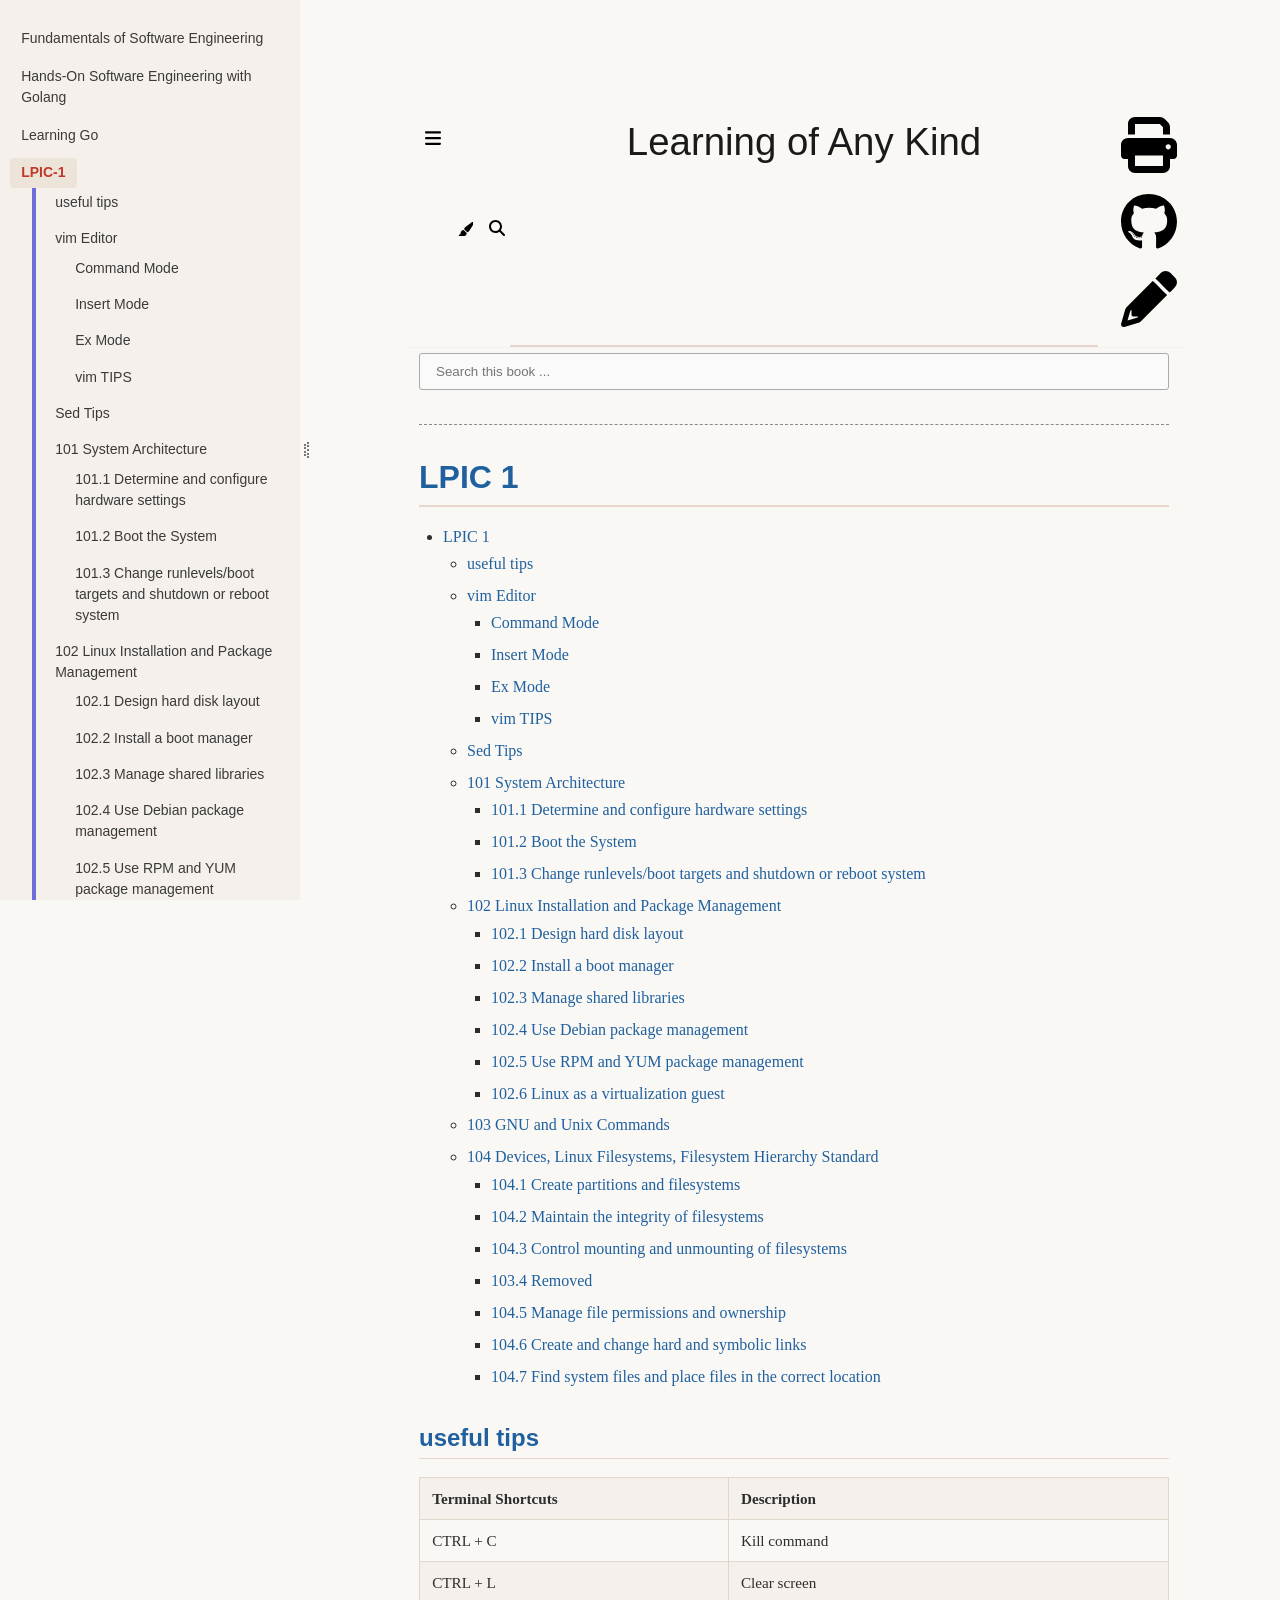
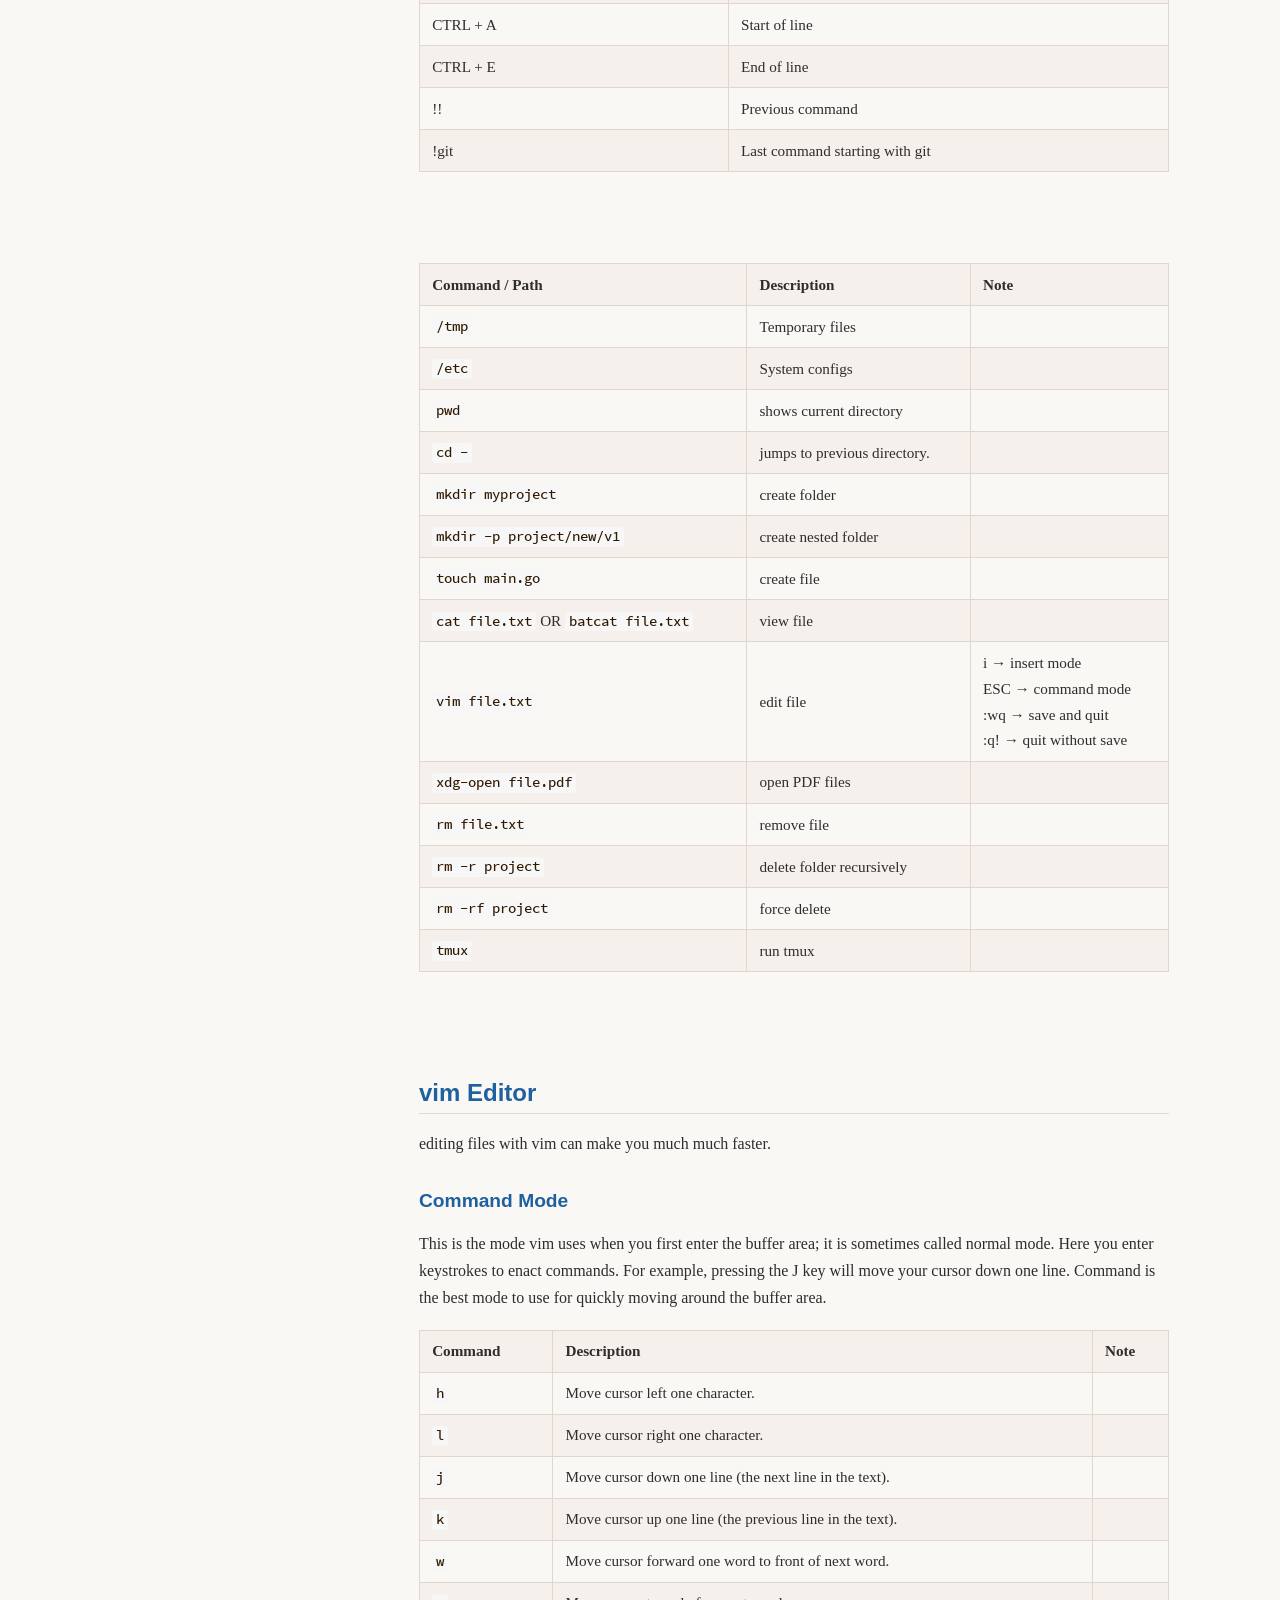
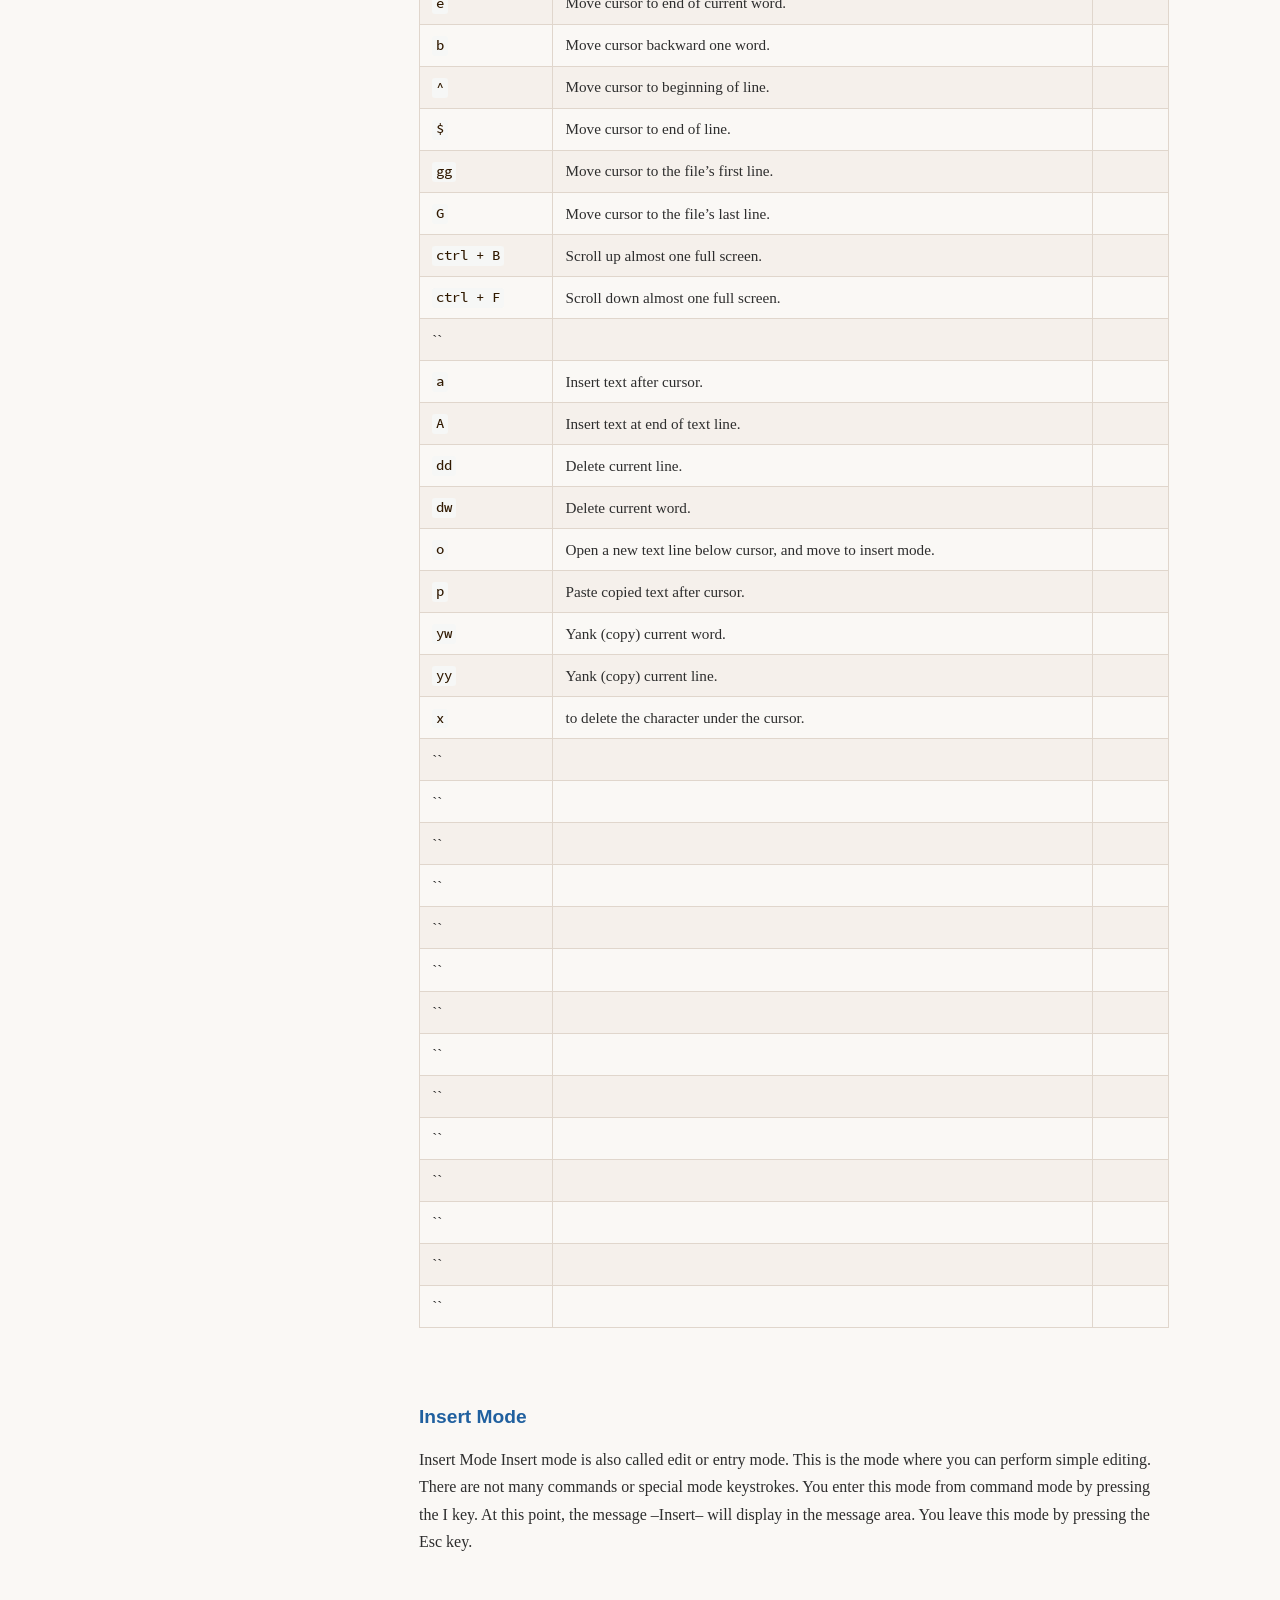
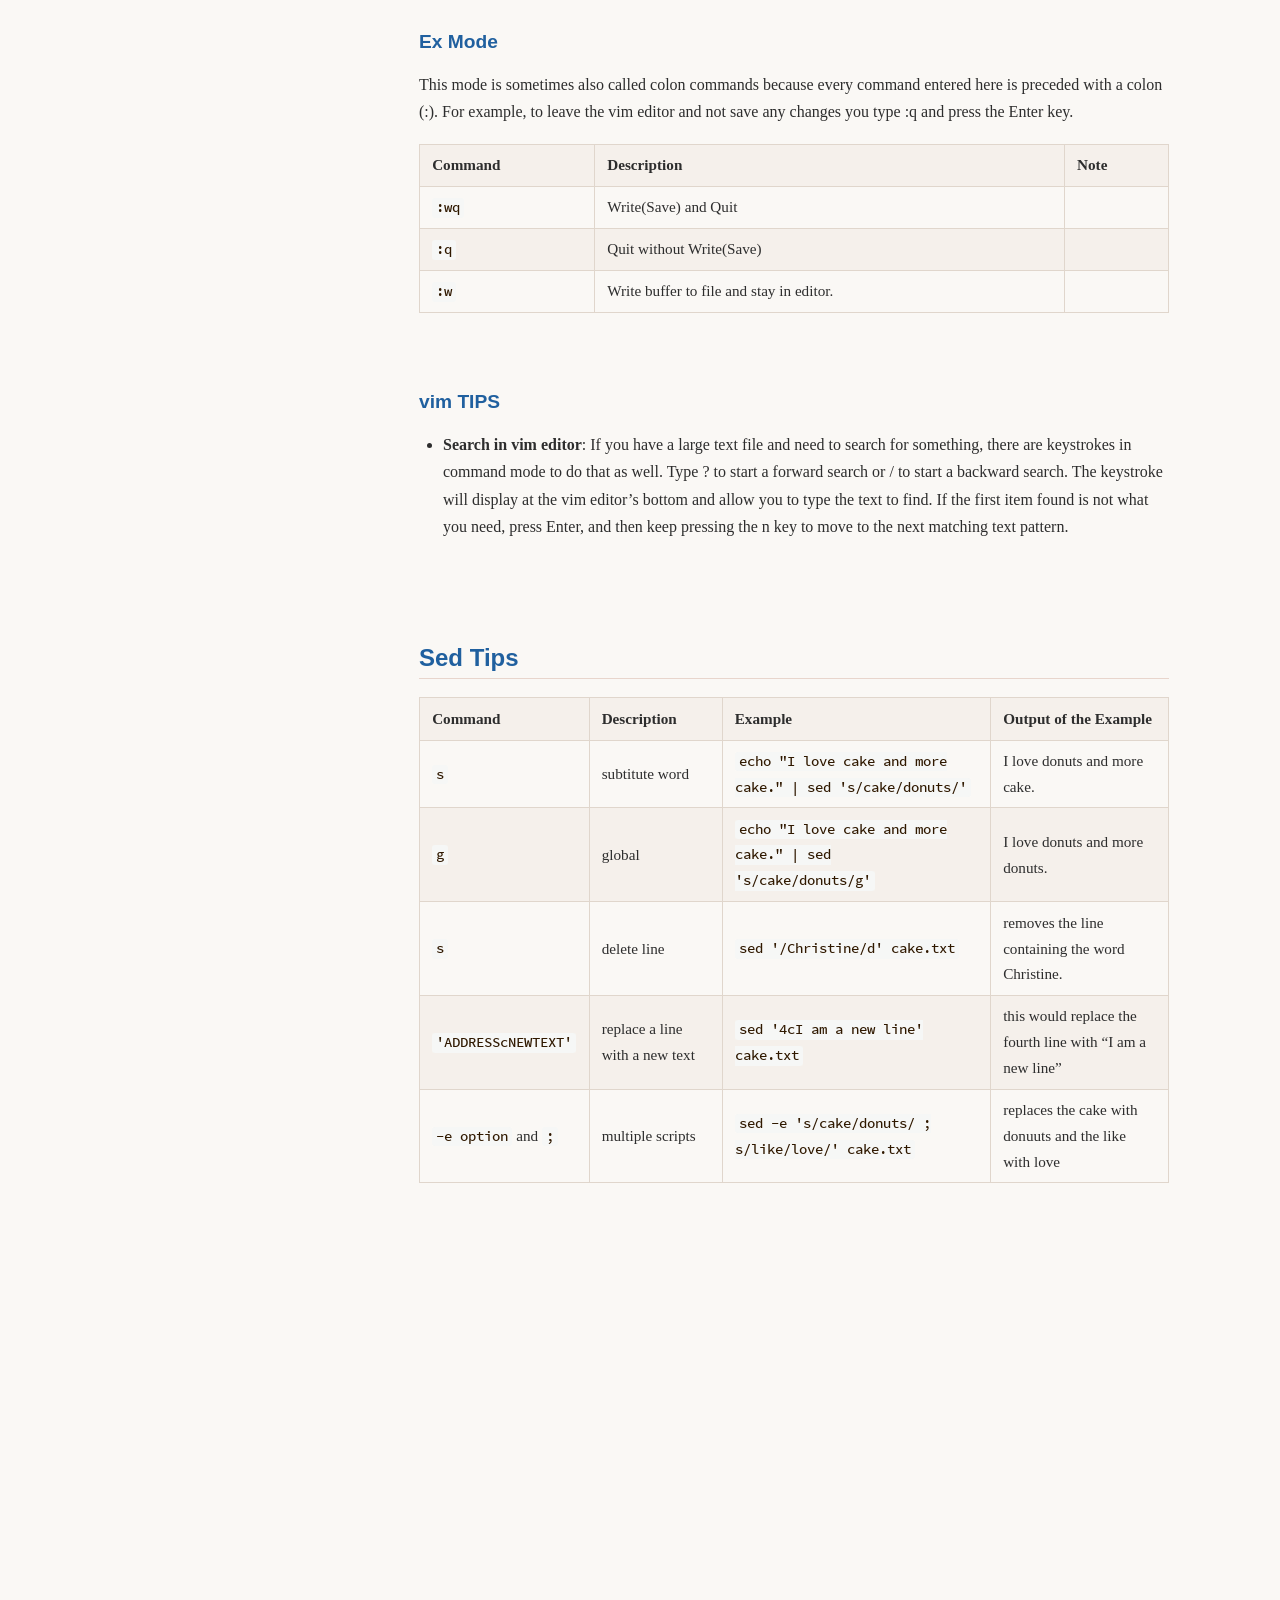
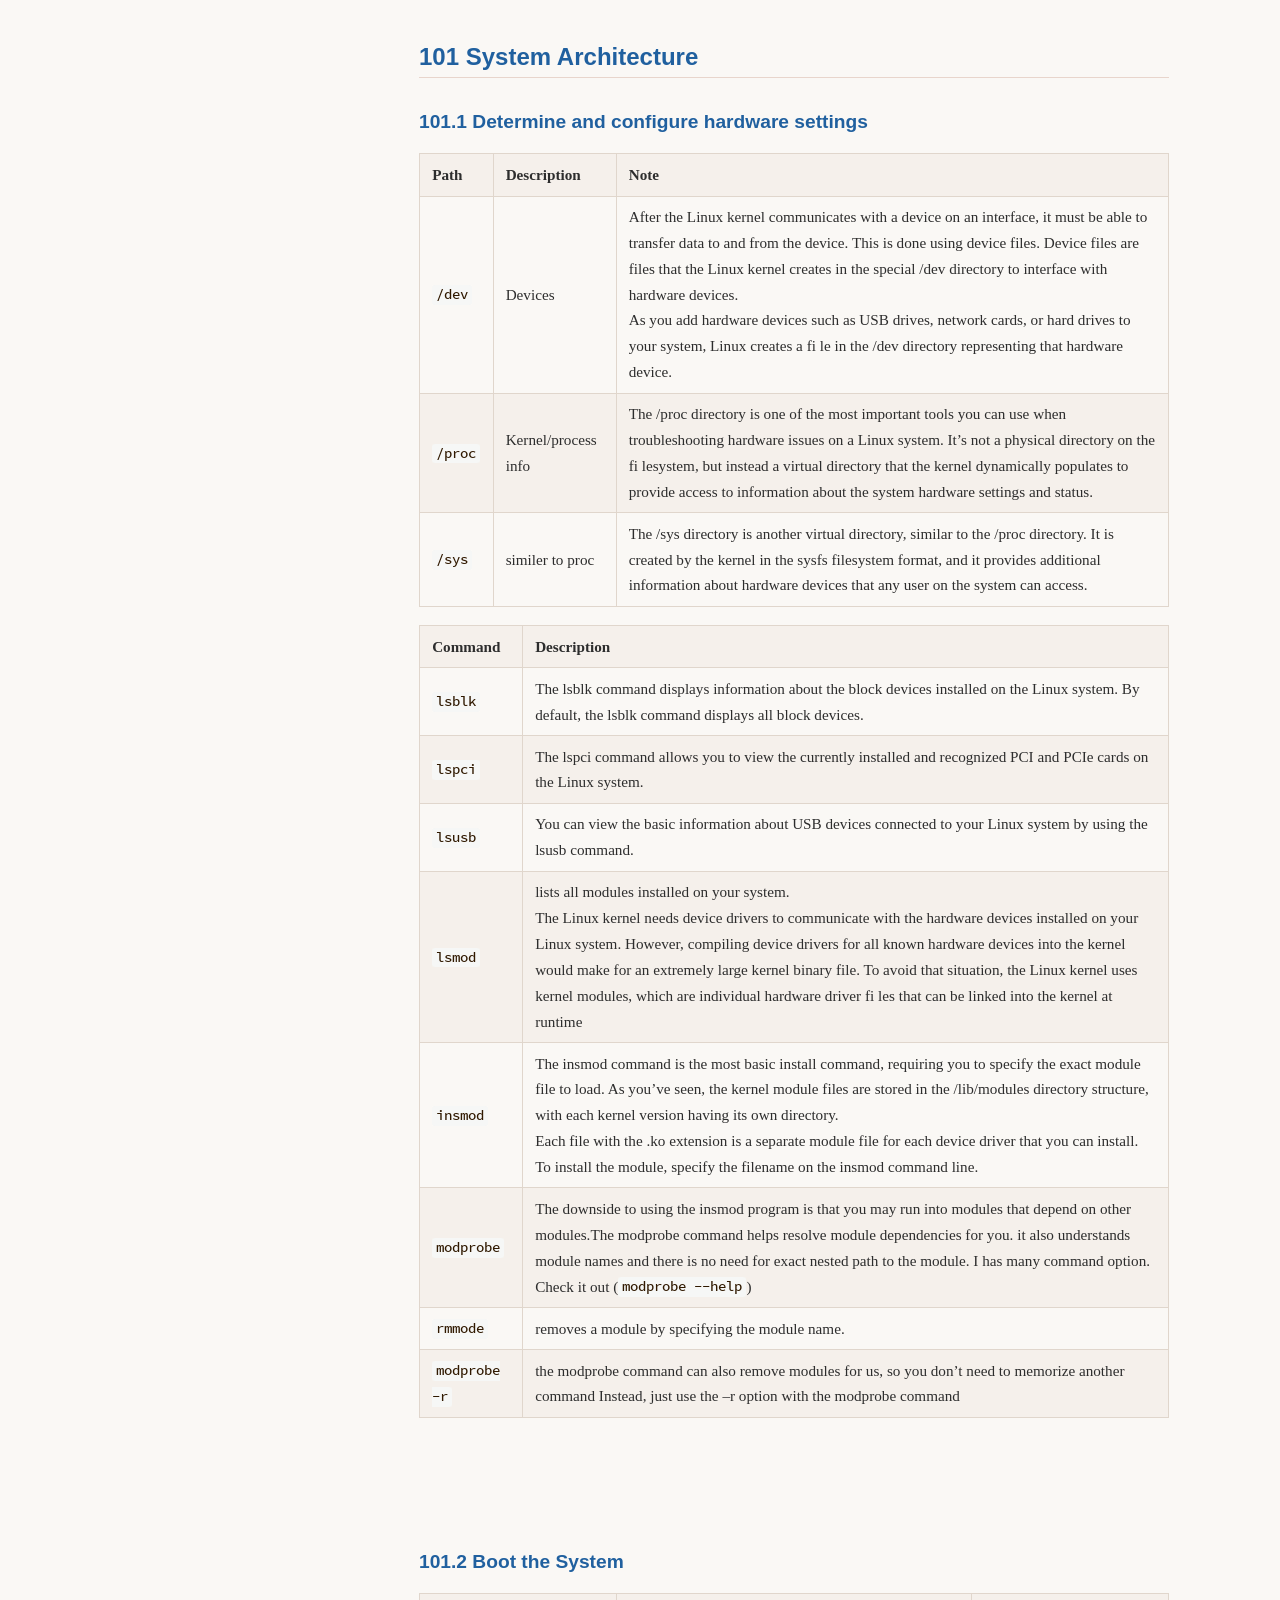
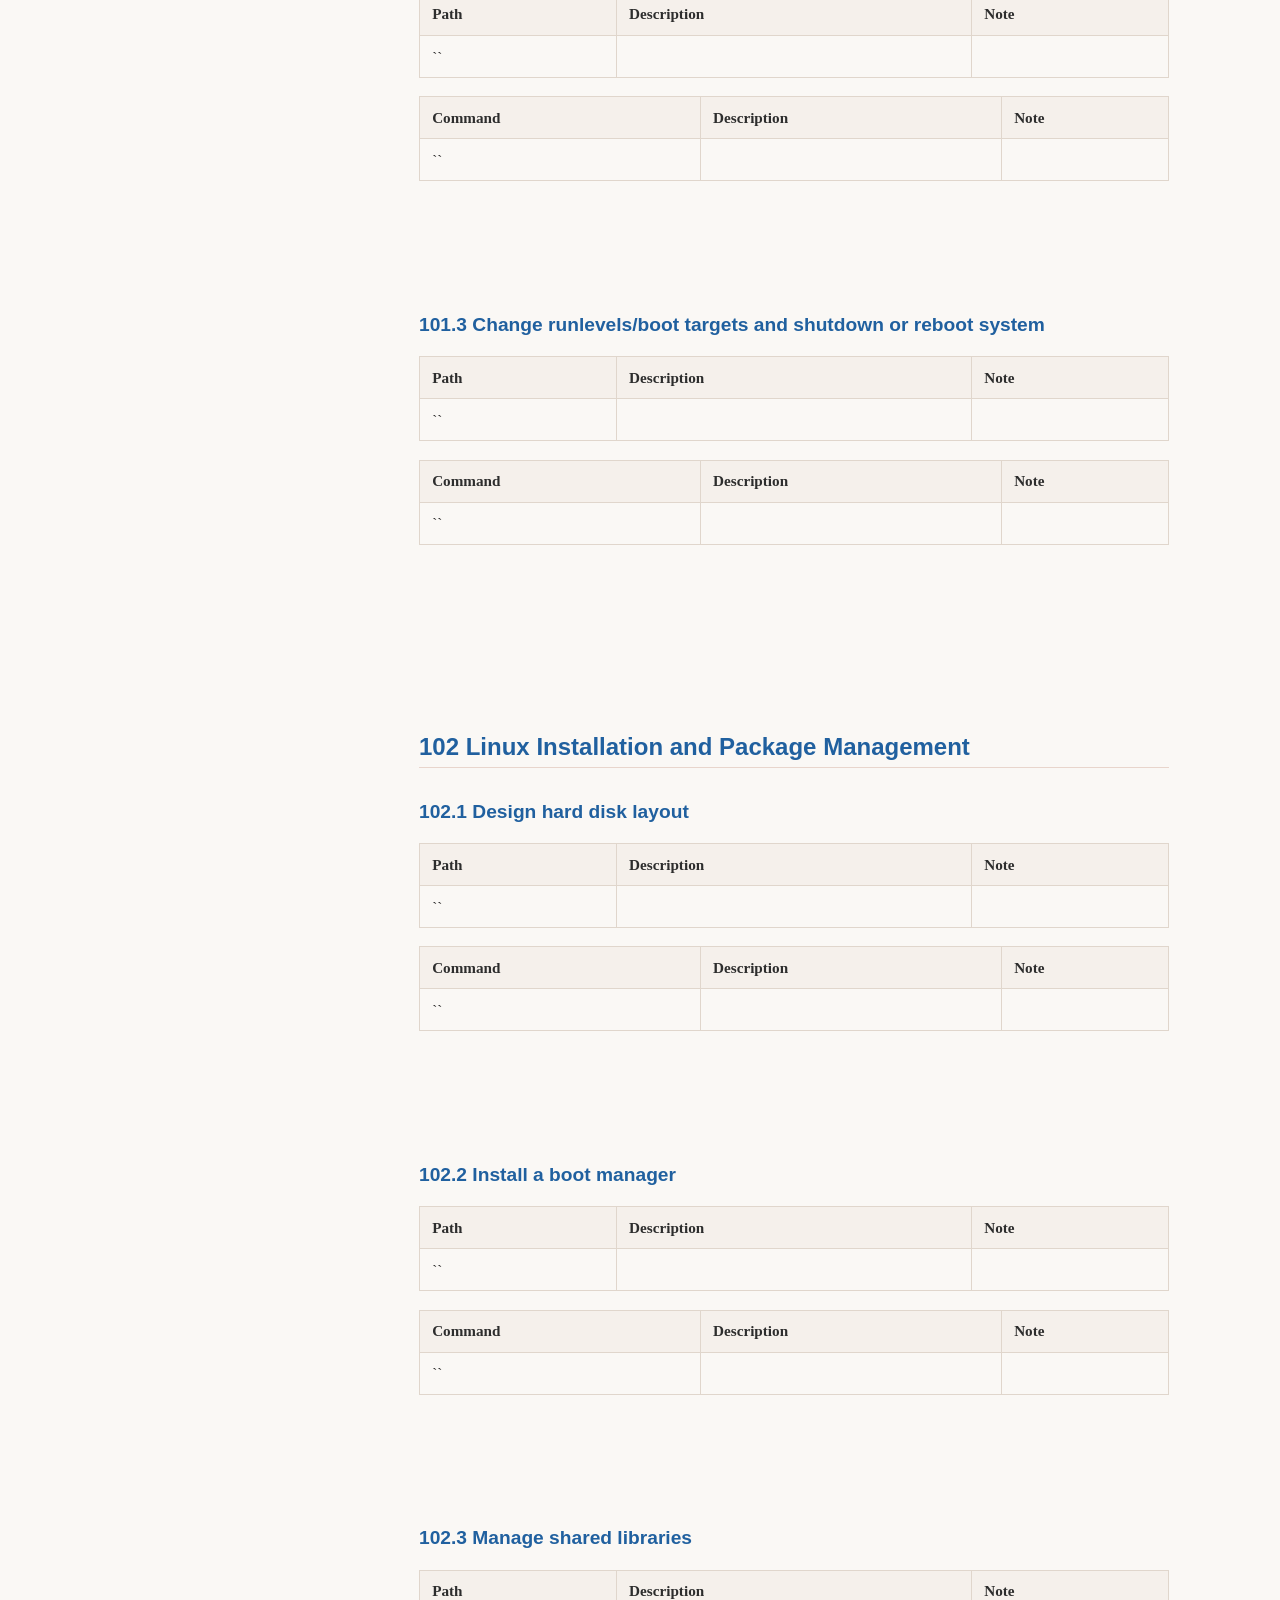
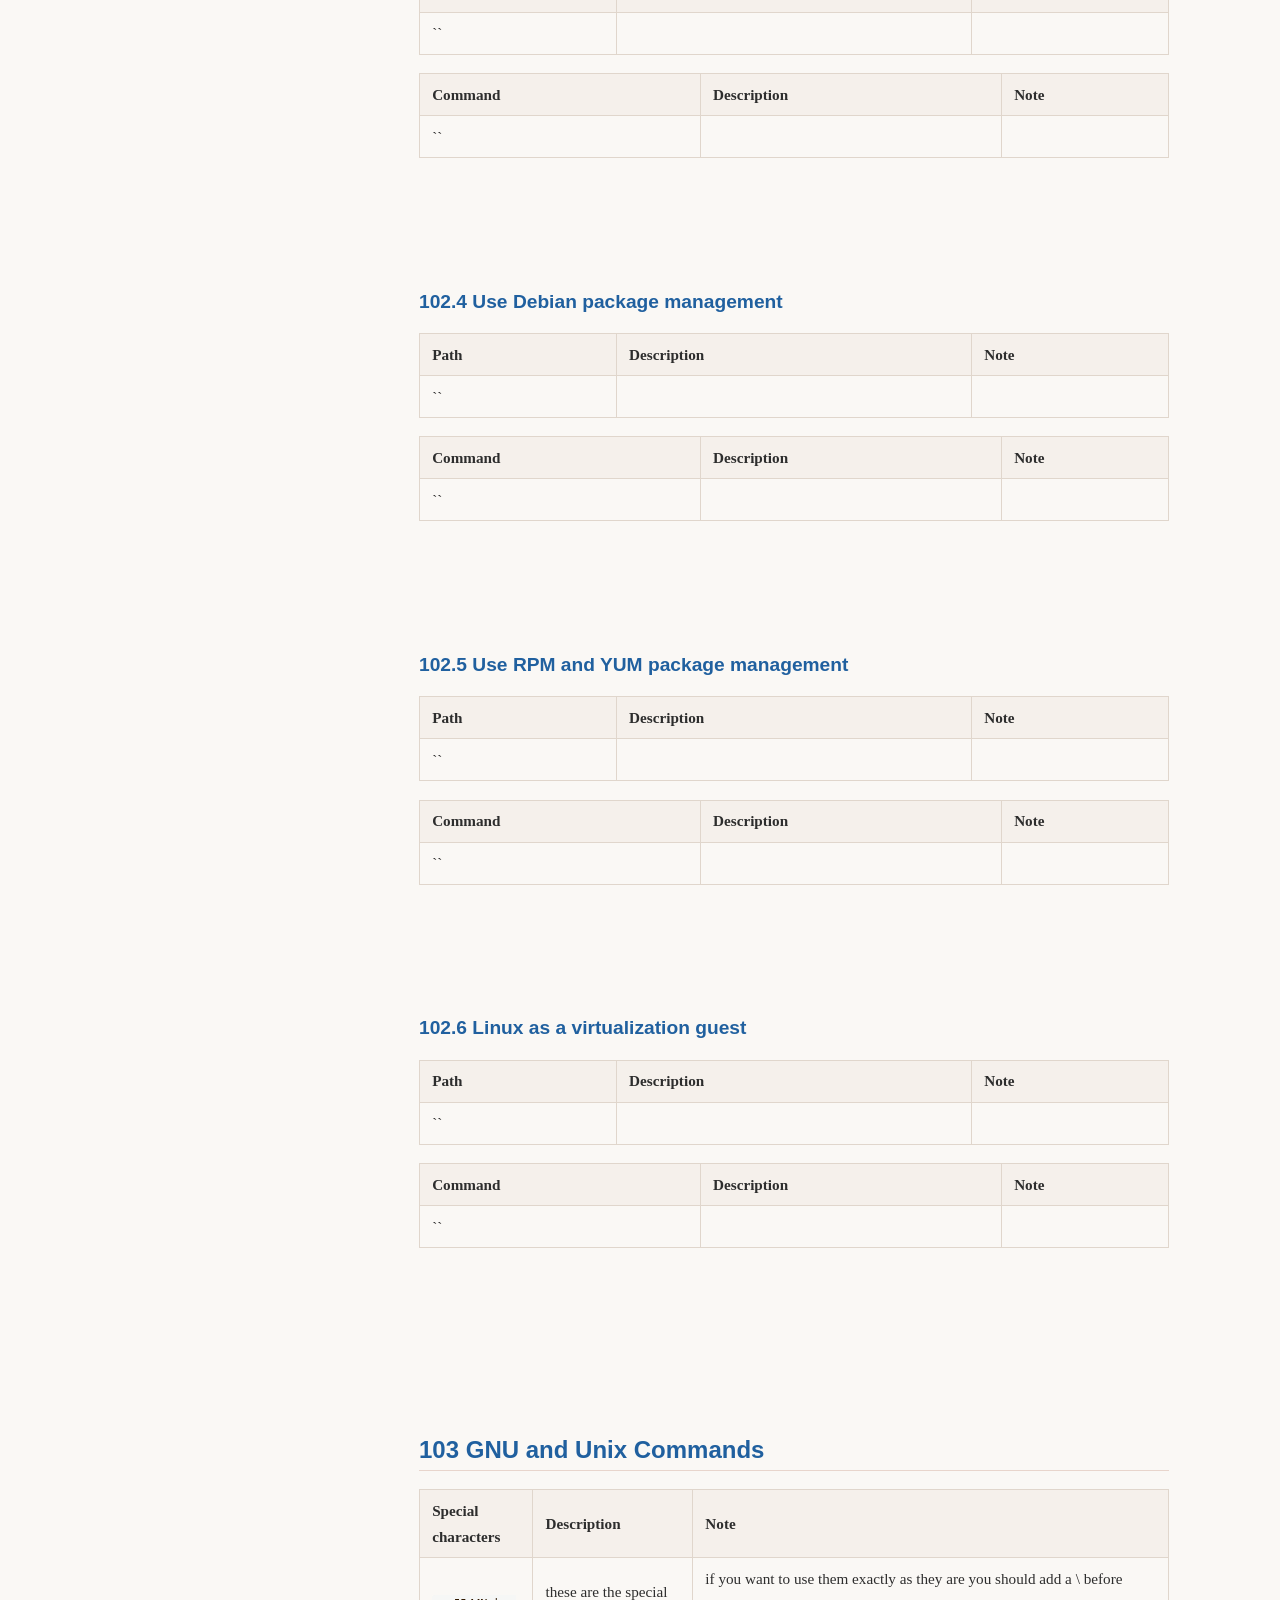
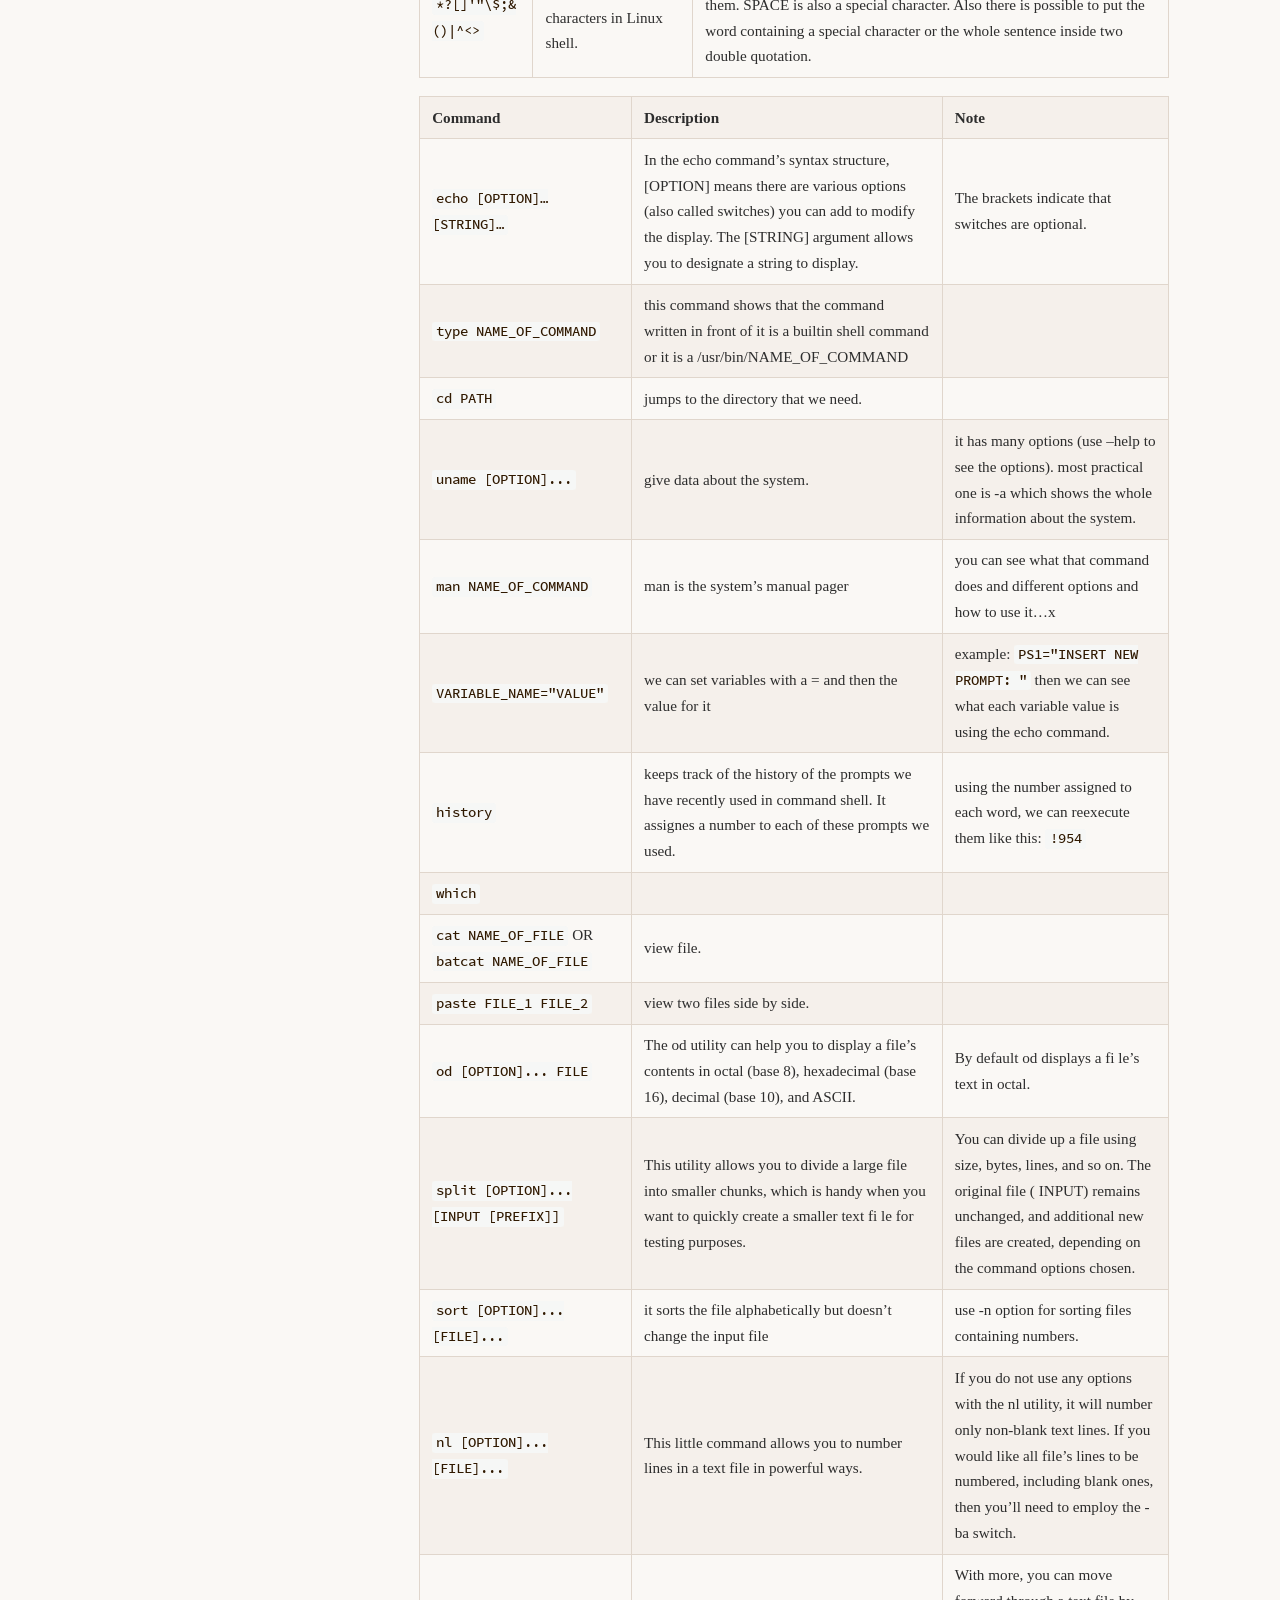
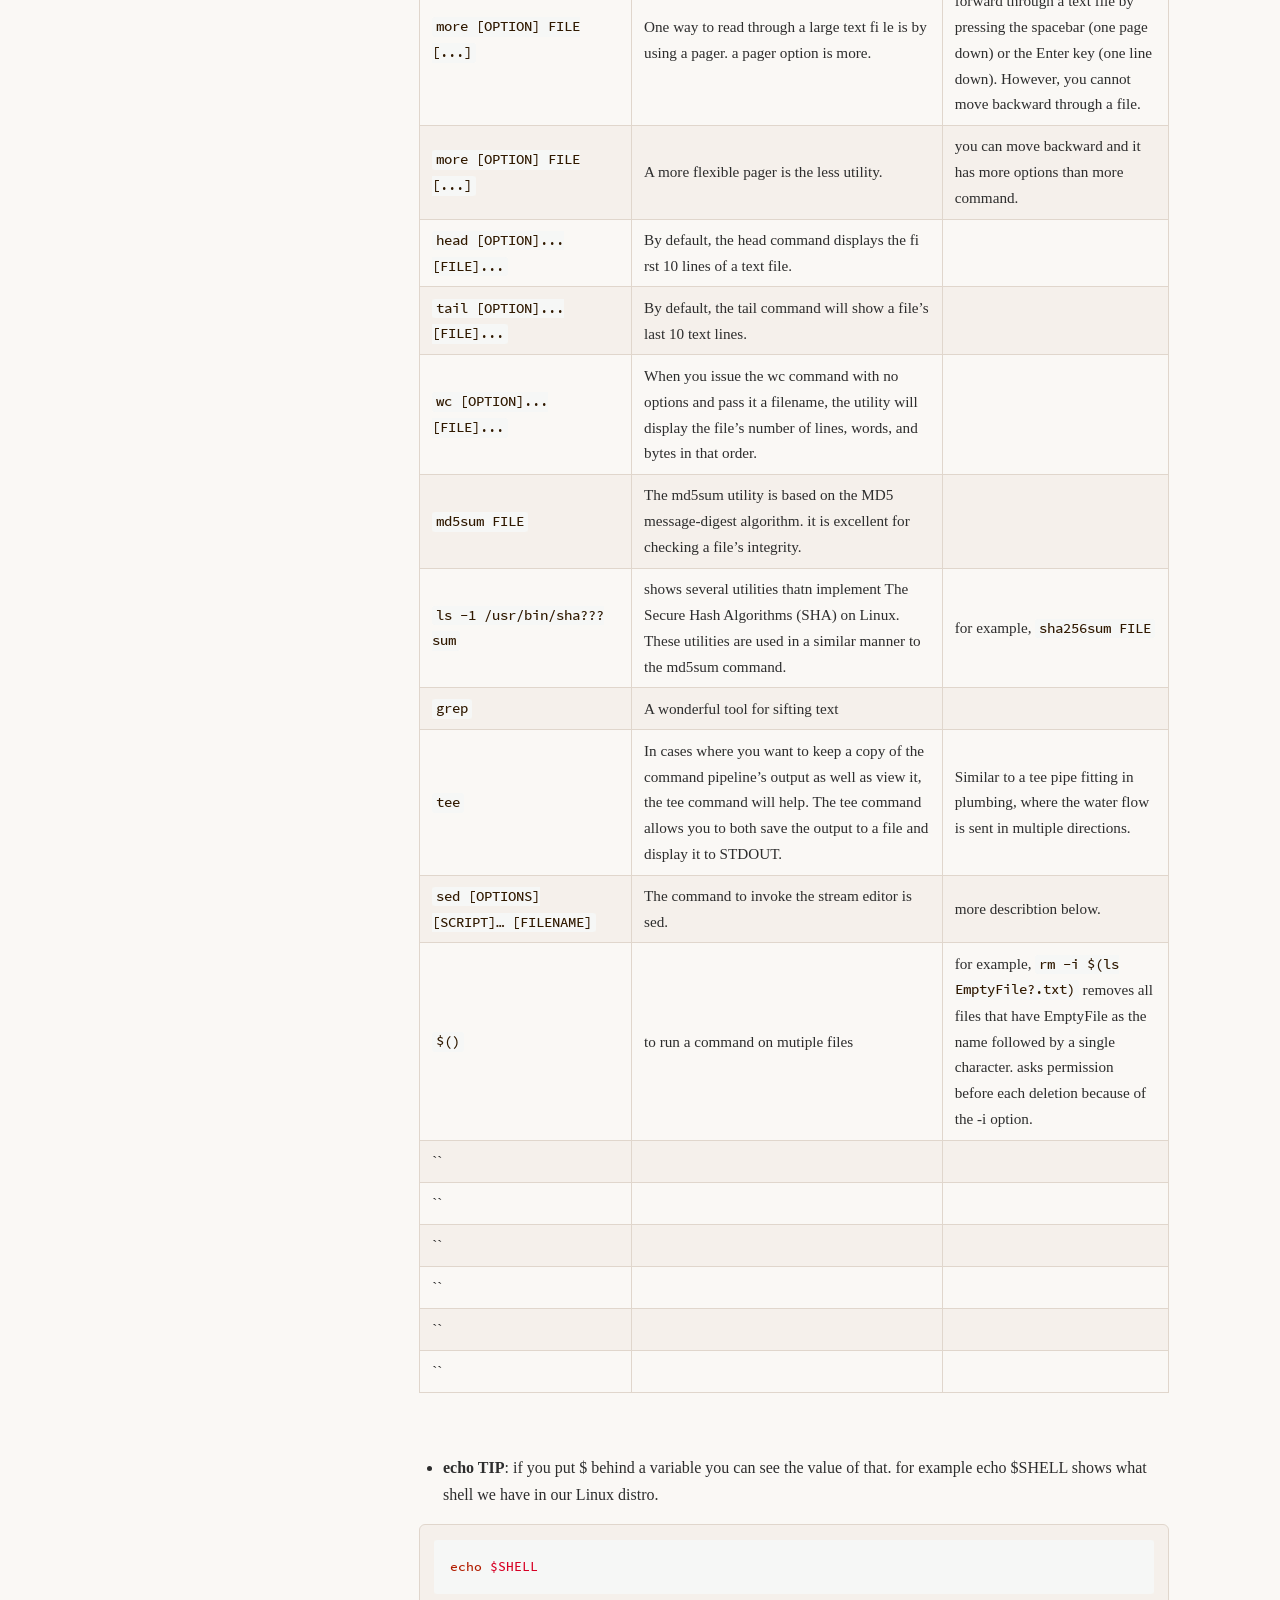
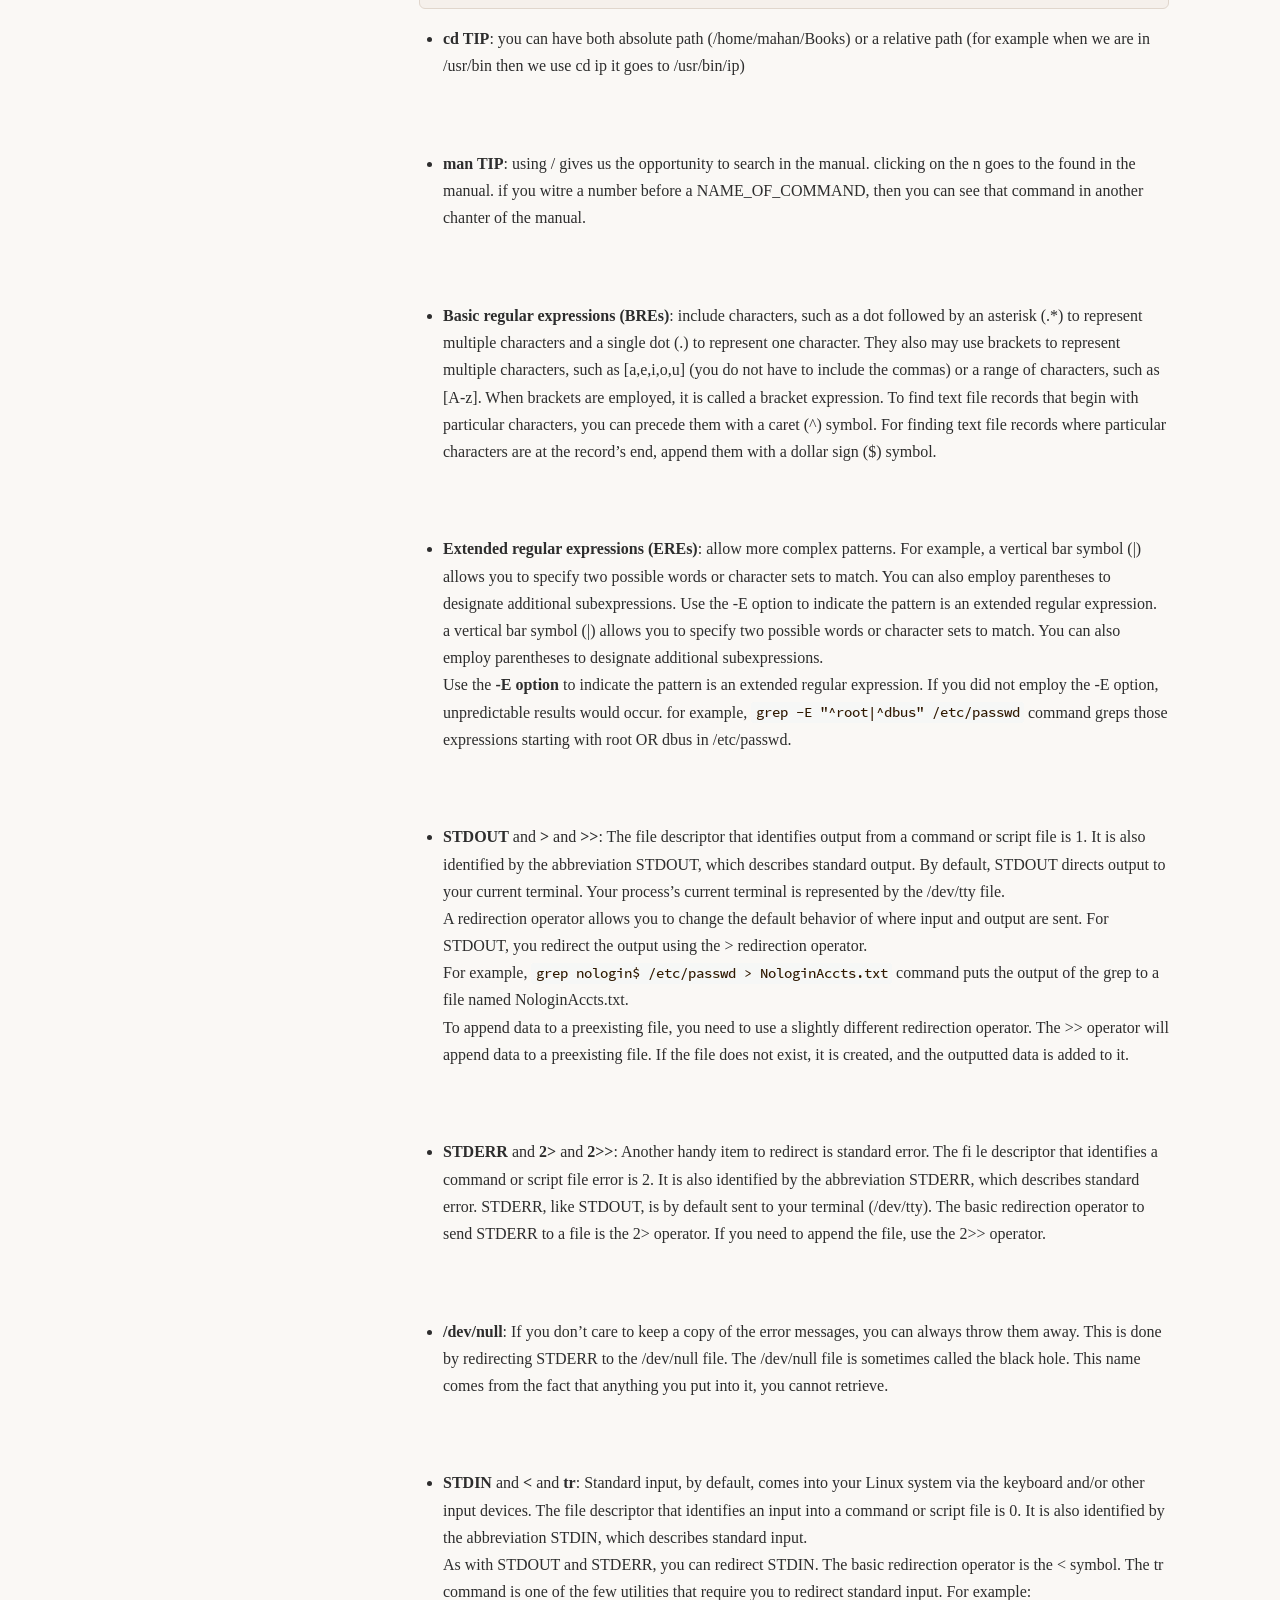
<file: book/LPIC-1.html>
<!DOCTYPE HTML>
<html lang="en" class="light sidebar-visible" dir="ltr">
    <head>
        <!-- Book generated using mdBook -->
        <meta charset="UTF-8">
        <title>LPIC-1 - Learning of Any Kind</title>


        <!-- Custom HTML head -->

        <meta name="description" content="">
        <meta name="viewport" content="width=device-width, initial-scale=1">
        <meta name="theme-color" content="#ffffff">

        <link rel="icon" href="favicon-de23e50b.svg">
        <link rel="shortcut icon" href="favicon-8114d1fc.png">
        <link rel="stylesheet" href="css/variables-8adf115d.css">
        <link rel="stylesheet" href="css/general-24f5cce7.css">
        <link rel="stylesheet" href="css/chrome-d279d366.css">
        <link rel="stylesheet" href="css/print-9e4910d8.css" media="print">

        <!-- Fonts -->
        <link rel="stylesheet" href="fonts/fonts-9644e21d.css">

        <!-- Highlight.js Stylesheets -->
        <link rel="stylesheet" id="mdbook-highlight-css" href="highlight-493f70e1.css">
        <link rel="stylesheet" id="mdbook-tomorrow-night-css" href="tomorrow-night-4c0ae647.css">
        <link rel="stylesheet" id="mdbook-ayu-highlight-css" href="ayu-highlight-3fdfc3ac.css">

        <!-- Custom theme stylesheets -->


        <!-- Provide site root and default themes to javascript -->
        <script>
            const path_to_root = "";
            const default_light_theme = "light";
            const default_dark_theme = "navy";
            window.path_to_searchindex_js = "searchindex-d154ffda.js";
        </script>
        <!-- Start loading toc.js asap -->
        <script src="toc-afc71aae.js"></script>
    </head>
    <body>
    <div id="mdbook-help-container">
        <div id="mdbook-help-popup">
            <h2 class="mdbook-help-title">Keyboard shortcuts</h2>
            <div>
                <p>Press <kbd>←</kbd> or <kbd>→</kbd> to navigate between chapters</p>
                <p>Press <kbd>S</kbd> or <kbd>/</kbd> to search in the book</p>
                <p>Press <kbd>?</kbd> to show this help</p>
                <p>Press <kbd>Esc</kbd> to hide this help</p>
            </div>
        </div>
    </div>
    <div id="mdbook-body-container">
        <!-- Work around some values being stored in localStorage wrapped in quotes -->
        <script>
            try {
                let theme = localStorage.getItem('mdbook-theme');
                let sidebar = localStorage.getItem('mdbook-sidebar');

                if (theme.startsWith('"') && theme.endsWith('"')) {
                    localStorage.setItem('mdbook-theme', theme.slice(1, theme.length - 1));
                }

                if (sidebar.startsWith('"') && sidebar.endsWith('"')) {
                    localStorage.setItem('mdbook-sidebar', sidebar.slice(1, sidebar.length - 1));
                }
            } catch (e) { }
        </script>

        <!-- Set the theme before any content is loaded, prevents flash -->
        <script>
            const default_theme = window.matchMedia("(prefers-color-scheme: dark)").matches ? default_dark_theme : default_light_theme;
            let theme;
            try { theme = localStorage.getItem('mdbook-theme'); } catch(e) { }
            if (theme === null || theme === undefined) { theme = default_theme; }
            const html = document.documentElement;
            html.classList.remove('light')
            html.classList.add(theme);
            html.classList.add("js");
        </script>

        <input type="checkbox" id="mdbook-sidebar-toggle-anchor" class="hidden">

        <!-- Hide / unhide sidebar before it is displayed -->
        <script>
            let sidebar = null;
            const sidebar_toggle = document.getElementById("mdbook-sidebar-toggle-anchor");
            if (document.body.clientWidth >= 1080) {
                try { sidebar = localStorage.getItem('mdbook-sidebar'); } catch(e) { }
                sidebar = sidebar || 'visible';
            } else {
                sidebar = 'hidden';
                sidebar_toggle.checked = false;
            }
            if (sidebar === 'visible') {
                sidebar_toggle.checked = true;
            } else {
                html.classList.remove('sidebar-visible');
            }
        </script>

        <nav id="mdbook-sidebar" class="sidebar" aria-label="Table of contents">
            <!-- populated by js -->
            <mdbook-sidebar-scrollbox class="sidebar-scrollbox"></mdbook-sidebar-scrollbox>
            <noscript>
                <iframe class="sidebar-iframe-outer" src="toc.html"></iframe>
            </noscript>
            <div id="mdbook-sidebar-resize-handle" class="sidebar-resize-handle">
                <div class="sidebar-resize-indicator"></div>
            </div>
        </nav>

        <div id="mdbook-page-wrapper" class="page-wrapper">

            <div class="page">
                <div id="mdbook-menu-bar-hover-placeholder"></div>
                <div id="mdbook-menu-bar" class="menu-bar sticky">
                    <div class="left-buttons">
                        <label id="mdbook-sidebar-toggle" class="icon-button" for="mdbook-sidebar-toggle-anchor" title="Toggle Table of Contents" aria-label="Toggle Table of Contents" aria-controls="mdbook-sidebar">
                            <span class=fa-svg><svg xmlns="http://www.w3.org/2000/svg" viewBox="0 0 448 512"><!--! Font Awesome Free 6.2.0 by @fontawesome - https://fontawesome.com License - https://fontawesome.com/license/free (Icons: CC BY 4.0, Fonts: SIL OFL 1.1, Code: MIT License) Copyright 2022 Fonticons, Inc. --><path d="M0 96C0 78.3 14.3 64 32 64H416c17.7 0 32 14.3 32 32s-14.3 32-32 32H32C14.3 128 0 113.7 0 96zM0 256c0-17.7 14.3-32 32-32H416c17.7 0 32 14.3 32 32s-14.3 32-32 32H32c-17.7 0-32-14.3-32-32zM448 416c0 17.7-14.3 32-32 32H32c-17.7 0-32-14.3-32-32s14.3-32 32-32H416c17.7 0 32 14.3 32 32z"/></svg></span>
                        </label>
                        <button id="mdbook-theme-toggle" class="icon-button" type="button" title="Change theme" aria-label="Change theme" aria-haspopup="true" aria-expanded="false" aria-controls="mdbook-theme-list">
                            <span class=fa-svg><svg xmlns="http://www.w3.org/2000/svg" viewBox="0 0 576 512"><!--! Font Awesome Free 6.2.0 by @fontawesome - https://fontawesome.com License - https://fontawesome.com/license/free (Icons: CC BY 4.0, Fonts: SIL OFL 1.1, Code: MIT License) Copyright 2022 Fonticons, Inc. --><path d="M371.3 367.1c27.3-3.9 51.9-19.4 67.2-42.9L600.2 74.1c12.6-19.5 9.4-45.3-7.6-61.2S549.7-4.4 531.1 9.6L294.4 187.2c-24 18-38.2 46.1-38.4 76.1L371.3 367.1zm-19.6 25.4l-116-104.4C175.9 290.3 128 339.6 128 400c0 3.9 .2 7.8 .6 11.6c1.8 17.5-10.2 36.4-27.8 36.4H96c-17.7 0-32 14.3-32 32s14.3 32 32 32H240c61.9 0 112-50.1 112-112c0-2.5-.1-5-.2-7.5z"/></svg></span>
                        </button>
                        <ul id="mdbook-theme-list" class="theme-popup" aria-label="Themes" role="menu">
                            <li role="none"><button role="menuitem" class="theme" id="mdbook-theme-default_theme">Auto</button></li>
                            <li role="none"><button role="menuitem" class="theme" id="mdbook-theme-light">Light</button></li>
                            <li role="none"><button role="menuitem" class="theme" id="mdbook-theme-rust">Rust</button></li>
                            <li role="none"><button role="menuitem" class="theme" id="mdbook-theme-coal">Coal</button></li>
                            <li role="none"><button role="menuitem" class="theme" id="mdbook-theme-navy">Navy</button></li>
                            <li role="none"><button role="menuitem" class="theme" id="mdbook-theme-ayu">Ayu</button></li>
                        </ul>
                        <button id="mdbook-search-toggle" class="icon-button" type="button" title="Search (`/`)" aria-label="Toggle Searchbar" aria-expanded="false" aria-keyshortcuts="/ s" aria-controls="mdbook-searchbar">
                            <span class=fa-svg><svg xmlns="http://www.w3.org/2000/svg" viewBox="0 0 512 512"><!--! Font Awesome Free 6.2.0 by @fontawesome - https://fontawesome.com License - https://fontawesome.com/license/free (Icons: CC BY 4.0, Fonts: SIL OFL 1.1, Code: MIT License) Copyright 2022 Fonticons, Inc. --><path d="M416 208c0 45.9-14.9 88.3-40 122.7L502.6 457.4c12.5 12.5 12.5 32.8 0 45.3s-32.8 12.5-45.3 0L330.7 376c-34.4 25.2-76.8 40-122.7 40C93.1 416 0 322.9 0 208S93.1 0 208 0S416 93.1 416 208zM208 352c79.5 0 144-64.5 144-144s-64.5-144-144-144S64 128.5 64 208s64.5 144 144 144z"/></svg></span>
                        </button>
                    </div>

                    <h1 class="menu-title">Learning of Any Kind</h1>

                    <div class="right-buttons">
                        <a href="print.html" title="Print this book" aria-label="Print this book">
                            <span class=fa-svg id="print-button"><svg xmlns="http://www.w3.org/2000/svg" viewBox="0 0 512 512"><!--! Font Awesome Free 6.2.0 by @fontawesome - https://fontawesome.com License - https://fontawesome.com/license/free (Icons: CC BY 4.0, Fonts: SIL OFL 1.1, Code: MIT License) Copyright 2022 Fonticons, Inc. --><path d="M128 0C92.7 0 64 28.7 64 64v96h64V64H354.7L384 93.3V160h64V93.3c0-17-6.7-33.3-18.7-45.3L400 18.7C388 6.7 371.7 0 354.7 0H128zM384 352v32 64H128V384 368 352H384zm64 32h32c17.7 0 32-14.3 32-32V256c0-35.3-28.7-64-64-64H64c-35.3 0-64 28.7-64 64v96c0 17.7 14.3 32 32 32H64v64c0 35.3 28.7 64 64 64H384c35.3 0 64-28.7 64-64V384zm-16-88c-13.3 0-24-10.7-24-24s10.7-24 24-24s24 10.7 24 24s-10.7 24-24 24z"/></svg></span>
                        </a>
                        <a href="https://github.com/atrovan/LearningOfAnyKind" title="Git repository" aria-label="Git repository">
                            <span class=fa-svg><svg xmlns="http://www.w3.org/2000/svg" viewBox="0 0 496 512"><!--! Font Awesome Free 6.2.0 by @fontawesome - https://fontawesome.com License - https://fontawesome.com/license/free (Icons: CC BY 4.0, Fonts: SIL OFL 1.1, Code: MIT License) Copyright 2022 Fonticons, Inc. --><path d="M165.9 397.4c0 2-2.3 3.6-5.2 3.6-3.3.3-5.6-1.3-5.6-3.6 0-2 2.3-3.6 5.2-3.6 3-.3 5.6 1.3 5.6 3.6zm-31.1-4.5c-.7 2 1.3 4.3 4.3 4.9 2.6 1 5.6 0 6.2-2s-1.3-4.3-4.3-5.2c-2.6-.7-5.5.3-6.2 2.3zm44.2-1.7c-2.9.7-4.9 2.6-4.6 4.9.3 2 2.9 3.3 5.9 2.6 2.9-.7 4.9-2.6 4.6-4.6-.3-1.9-3-3.2-5.9-2.9zM244.8 8C106.1 8 0 113.3 0 252c0 110.9 69.8 205.8 169.5 239.2 12.8 2.3 17.3-5.6 17.3-12.1 0-6.2-.3-40.4-.3-61.4 0 0-70 15-84.7-29.8 0 0-11.4-29.1-27.8-36.6 0 0-22.9-15.7 1.6-15.4 0 0 24.9 2 38.6 25.8 21.9 38.6 58.6 27.5 72.9 20.9 2.3-16 8.8-27.1 16-33.7-55.9-6.2-112.3-14.3-112.3-110.5 0-27.5 7.6-41.3 23.6-58.9-2.6-6.5-11.1-33.3 2.6-67.9 20.9-6.5 69 27 69 27 20-5.6 41.5-8.5 62.8-8.5s42.8 2.9 62.8 8.5c0 0 48.1-33.6 69-27 13.7 34.7 5.2 61.4 2.6 67.9 16 17.7 25.8 31.5 25.8 58.9 0 96.5-58.9 104.2-114.8 110.5 9.2 7.9 17 22.9 17 46.4 0 33.7-.3 75.4-.3 83.6 0 6.5 4.6 14.4 17.3 12.1C428.2 457.8 496 362.9 496 252 496 113.3 383.5 8 244.8 8zM97.2 352.9c-1.3 1-1 3.3.7 5.2 1.6 1.6 3.9 2.3 5.2 1 1.3-1 1-3.3-.7-5.2-1.6-1.6-3.9-2.3-5.2-1zm-10.8-8.1c-.7 1.3.3 2.9 2.3 3.9 1.6 1 3.6.7 4.3-.7.7-1.3-.3-2.9-2.3-3.9-2-.6-3.6-.3-4.3.7zm32.4 35.6c-1.6 1.3-1 4.3 1.3 6.2 2.3 2.3 5.2 2.6 6.5 1 1.3-1.3.7-4.3-1.3-6.2-2.2-2.3-5.2-2.6-6.5-1zm-11.4-14.7c-1.6 1-1.6 3.6 0 5.9 1.6 2.3 4.3 3.3 5.6 2.3 1.6-1.3 1.6-3.9 0-6.2-1.4-2.3-4-3.3-5.6-2z"/></svg></span>
                        </a>
                        <a href="https://github.com/atrovan/LearningOfAnyKind/edit/main/books/books/LPIC-1.MD" title="Suggest an edit" aria-label="Suggest an edit" rel="edit">
                            <span class=fa-svg id="git-edit-button"><svg xmlns="http://www.w3.org/2000/svg" viewBox="0 0 512 512"><!--! Font Awesome Free 6.2.0 by @fontawesome - https://fontawesome.com License - https://fontawesome.com/license/free (Icons: CC BY 4.0, Fonts: SIL OFL 1.1, Code: MIT License) Copyright 2022 Fonticons, Inc. --><path d="M421.7 220.3l-11.3 11.3-22.6 22.6-205 205c-6.6 6.6-14.8 11.5-23.8 14.1L30.8 511c-8.4 2.5-17.5 .2-23.7-6.1S-1.5 489.7 1 481.2L38.7 353.1c2.6-9 7.5-17.2 14.1-23.8l205-205 22.6-22.6 11.3-11.3 33.9 33.9 62.1 62.1 33.9 33.9zM96 353.9l-9.3 9.3c-.9 .9-1.6 2.1-2 3.4l-25.3 86 86-25.3c1.3-.4 2.5-1.1 3.4-2l9.3-9.3H112c-8.8 0-16-7.2-16-16V353.9zM453.3 19.3l39.4 39.4c25 25 25 65.5 0 90.5l-14.5 14.5-22.6 22.6-11.3 11.3-33.9-33.9-62.1-62.1L314.3 67.7l11.3-11.3 22.6-22.6 14.5-14.5c25-25 65.5-25 90.5 0z"/></svg></span>
                        </a>

                    </div>
                </div>

                <div id="mdbook-search-wrapper" class="hidden">
                    <form id="mdbook-searchbar-outer" class="searchbar-outer">
                        <div class="search-wrapper">
                            <input type="search" id="mdbook-searchbar" name="searchbar" placeholder="Search this book ..." aria-controls="mdbook-searchresults-outer" aria-describedby="searchresults-header">
                            <div class="spinner-wrapper">
                                <span class=fa-svg id="fa-spin"><svg xmlns="http://www.w3.org/2000/svg" viewBox="0 0 512 512"><!--! Font Awesome Free 6.2.0 by @fontawesome - https://fontawesome.com License - https://fontawesome.com/license/free (Icons: CC BY 4.0, Fonts: SIL OFL 1.1, Code: MIT License) Copyright 2022 Fonticons, Inc. --><path d="M304 48c0-26.5-21.5-48-48-48s-48 21.5-48 48s21.5 48 48 48s48-21.5 48-48zm0 416c0-26.5-21.5-48-48-48s-48 21.5-48 48s21.5 48 48 48s48-21.5 48-48zM48 304c26.5 0 48-21.5 48-48s-21.5-48-48-48s-48 21.5-48 48s21.5 48 48 48zm464-48c0-26.5-21.5-48-48-48s-48 21.5-48 48s21.5 48 48 48s48-21.5 48-48zM142.9 437c18.7-18.7 18.7-49.1 0-67.9s-49.1-18.7-67.9 0s-18.7 49.1 0 67.9s49.1 18.7 67.9 0zm0-294.2c18.7-18.7 18.7-49.1 0-67.9S93.7 56.2 75 75s-18.7 49.1 0 67.9s49.1 18.7 67.9 0zM369.1 437c18.7 18.7 49.1 18.7 67.9 0s18.7-49.1 0-67.9s-49.1-18.7-67.9 0s-18.7 49.1 0 67.9z"/></svg></span>
                            </div>
                        </div>
                    </form>
                    <div id="mdbook-searchresults-outer" class="searchresults-outer hidden">
                        <div id="mdbook-searchresults-header" class="searchresults-header"></div>
                        <ul id="mdbook-searchresults">
                        </ul>
                    </div>
                </div>

                <!-- Apply ARIA attributes after the sidebar and the sidebar toggle button are added to the DOM -->
                <script>
                    document.getElementById('mdbook-sidebar-toggle').setAttribute('aria-expanded', sidebar === 'visible');
                    document.getElementById('mdbook-sidebar').setAttribute('aria-hidden', sidebar !== 'visible');
                    Array.from(document.querySelectorAll('#mdbook-sidebar a')).forEach(function(link) {
                        link.setAttribute('tabIndex', sidebar === 'visible' ? 0 : -1);
                    });
                </script>

                <div id="mdbook-content" class="content">
                    <main>
                        <h1 id="lpic-1"><a class="header" href="#lpic-1">LPIC 1</a></h1>
<ul>
<li><a href="#lpic-1">LPIC 1</a>
<ul>
<li><a href="#useful-tips">useful tips</a></li>
<li><a href="#vim-editor">vim Editor</a>
<ul>
<li><a href="#command-mode">Command Mode</a></li>
<li><a href="#insert-mode">Insert Mode</a></li>
<li><a href="#ex-mode">Ex Mode</a></li>
<li><a href="#vim-tips">vim TIPS</a></li>
</ul>
</li>
<li><a href="#sed-tips">Sed Tips</a></li>
<li><a href="#101-system-architecture">101 System Architecture</a>
<ul>
<li><a href="#1011-determine-and-configure-hardware-settings">101.1 Determine and configure hardware settings</a></li>
<li><a href="#1012-boot-the-system">101.2 Boot the System</a></li>
<li><a href="#1013-change-runlevelsboot-targets-and-shutdown-or-reboot-system">101.3 Change runlevels/boot targets and shutdown or reboot system</a></li>
</ul>
</li>
<li><a href="#102-linux-installation-and-package-management">102 Linux Installation and Package Management</a>
<ul>
<li><a href="#1021-design-hard-disk-layout">102.1 Design hard disk layout</a></li>
<li><a href="#1022-install-a-boot-manager">102.2 Install a boot manager</a></li>
<li><a href="#1023-manage-shared-libraries">102.3 Manage shared libraries</a></li>
<li><a href="#1024-use-debian-package-management">102.4 Use Debian package management</a></li>
<li><a href="#1025-use-rpm-and-yum-package-management">102.5 Use RPM and YUM package management</a></li>
<li><a href="#1026-linux-as-a-virtualization-guest">102.6 Linux as a virtualization guest</a></li>
</ul>
</li>
<li><a href="#103-gnu-and-unix-commands">103 GNU and Unix Commands</a></li>
<li><a href="#104-devices-linux-filesystems-filesystem-hierarchy-standard">104 Devices, Linux Filesystems, Filesystem Hierarchy Standard</a>
<ul>
<li><a href="#1041-create-partitions-and-filesystems">104.1 Create partitions and filesystems</a></li>
<li><a href="#1042-maintain-the-integrity-of-filesystems">104.2 Maintain the integrity of filesystems</a></li>
<li><a href="#1043-control-mounting-and-unmounting-of-filesystems">104.3 Control mounting and unmounting of filesystems</a></li>
<li><a href="#1034-removed">103.4 Removed</a></li>
<li><a href="#1045-manage-file-permissions-and-ownership">104.5 Manage file permissions and ownership</a></li>
<li><a href="#1046-create-and-change-hard-and-symbolic-links">104.6 Create and change hard and symbolic links</a></li>
<li><a href="#1047-find-system-files-and-place-files-in-the-correct-location">104.7 Find system files and place files in the correct location</a></li>
</ul>
</li>
</ul>
</li>
</ul>
<h2 id="useful-tips"><a class="header" href="#useful-tips">useful tips</a></h2>
<div class="table-wrapper">
<table>
<thead>
<tr><th>Terminal Shortcuts</th><th>Description</th></tr>
</thead>
<tbody>
<tr><td>CTRL + C</td><td>Kill command</td></tr>
<tr><td>CTRL + L</td><td>Clear screen</td></tr>
<tr><td>CTRL + A</td><td>Start of line</td></tr>
<tr><td>CTRL + E</td><td>End of line</td></tr>
<tr><td>!!</td><td>Previous command</td></tr>
<tr><td>!git</td><td>Last command starting with git</td></tr>
</tbody>
</table>
</div>
<br>
<br>
<div class="table-wrapper">
<table>
<thead>
<tr><th>Command / Path</th><th>Description</th><th>Note</th></tr>
</thead>
<tbody>
<tr><td><code>/tmp</code></td><td>Temporary files</td><td></td></tr>
<tr><td><code>/etc</code></td><td>System configs</td><td></td></tr>
<tr><td><code>pwd</code></td><td>shows current directory</td><td></td></tr>
<tr><td><code>cd -</code></td><td>jumps to previous directory.</td><td></td></tr>
<tr><td><code>mkdir myproject</code></td><td>create folder</td><td></td></tr>
<tr><td><code>mkdir -p project/new/v1</code></td><td>create nested folder</td><td></td></tr>
<tr><td><code>touch main.go</code></td><td>create file</td><td></td></tr>
<tr><td><code>cat file.txt</code> OR <code>batcat file.txt</code></td><td>view file</td><td></td></tr>
<tr><td><code>vim file.txt </code></td><td>edit file</td><td>i → insert mode <br> ESC → command mode <br> :wq → save and quit <br> :q! → quit without save</td></tr>
<tr><td><code>xdg-open file.pdf</code></td><td>open PDF files</td><td></td></tr>
<tr><td><code>rm file.txt</code></td><td>remove file</td><td></td></tr>
<tr><td><code>rm -r project</code></td><td>delete folder recursively</td><td></td></tr>
<tr><td><code>rm -rf project</code></td><td>force delete</td><td></td></tr>
<tr><td><code>tmux</code></td><td>run tmux</td><td></td></tr>
</tbody>
</table>
</div>
<br>
<br>
<h2 id="vim-editor"><a class="header" href="#vim-editor">vim Editor</a></h2>
<p>editing files with vim can make you much much faster.<br></p>
<h3 id="command-mode"><a class="header" href="#command-mode">Command Mode</a></h3>
<p>This is the mode vim uses when you first enter the buffer area; it is sometimes called normal mode. Here you enter keystrokes to enact commands. For example, pressing the J key will move your cursor down one line. Command is the best mode to use for quickly moving around the buffer area.<br></p>
<div class="table-wrapper">
<table>
<thead>
<tr><th>Command</th><th>Description</th><th>Note</th></tr>
</thead>
<tbody>
<tr><td><code>h</code></td><td>Move cursor left one character.</td><td></td></tr>
<tr><td><code>l</code></td><td>Move cursor right one character.</td><td></td></tr>
<tr><td><code>j</code></td><td>Move cursor down one line (the next line in the text).</td><td></td></tr>
<tr><td><code>k</code></td><td>Move cursor up one line (the previous line in the text).</td><td></td></tr>
<tr><td><code>w</code></td><td>Move cursor forward one word to front of next word.</td><td></td></tr>
<tr><td><code>e</code></td><td>Move cursor to end of current word.</td><td></td></tr>
<tr><td><code>b</code></td><td>Move cursor backward one word.</td><td></td></tr>
<tr><td><code>^</code></td><td>Move cursor to beginning of line.</td><td></td></tr>
<tr><td><code>$</code></td><td>Move cursor to end of line.</td><td></td></tr>
<tr><td><code>gg</code></td><td>Move cursor to the file’s first line.</td><td></td></tr>
<tr><td><code>G</code></td><td>Move cursor to the file’s last line.</td><td></td></tr>
<tr><td><code>ctrl + B</code></td><td>Scroll up almost one full screen.</td><td></td></tr>
<tr><td><code>ctrl + F</code></td><td>Scroll down almost one full screen.</td><td></td></tr>
<tr><td>``</td><td></td><td></td></tr>
<tr><td><code>a</code></td><td>Insert text after cursor.</td><td></td></tr>
<tr><td><code>A</code></td><td>Insert text at end of text line.</td><td></td></tr>
<tr><td><code>dd</code></td><td>Delete current line.</td><td></td></tr>
<tr><td><code>dw</code></td><td>Delete current word.</td><td></td></tr>
<tr><td><code>o</code></td><td>Open a new text line below cursor, and move to insert mode.</td><td></td></tr>
<tr><td><code>p</code></td><td>Paste copied text after cursor.</td><td></td></tr>
<tr><td><code>yw</code></td><td>Yank (copy) current word.</td><td></td></tr>
<tr><td><code>yy</code></td><td>Yank (copy) current line.</td><td></td></tr>
<tr><td><code>x</code></td><td>to delete the character under the cursor.</td><td></td></tr>
<tr><td>``</td><td></td><td></td></tr>
<tr><td>``</td><td></td><td></td></tr>
<tr><td>``</td><td></td><td></td></tr>
<tr><td>``</td><td></td><td></td></tr>
<tr><td>``</td><td></td><td></td></tr>
<tr><td>``</td><td></td><td></td></tr>
<tr><td>``</td><td></td><td></td></tr>
<tr><td>``</td><td></td><td></td></tr>
<tr><td>``</td><td></td><td></td></tr>
<tr><td>``</td><td></td><td></td></tr>
<tr><td>``</td><td></td><td></td></tr>
<tr><td>``</td><td></td><td></td></tr>
<tr><td>``</td><td></td><td></td></tr>
<tr><td>``</td><td></td><td></td></tr>
</tbody>
</table>
</div>
<br>
<h3 id="insert-mode"><a class="header" href="#insert-mode">Insert Mode</a></h3>
<p>Insert Mode Insert mode is also called edit or entry mode. This is the mode where you can perform simple editing. There are not many commands or special mode keystrokes. You enter this mode from command mode by pressing the I key. At this point, the message –Insert– will display in the message area. You leave this mode by pressing the Esc key.</p>
<br>
<h3 id="ex-mode"><a class="header" href="#ex-mode">Ex Mode</a></h3>
<p>This mode is sometimes also called colon commands because every command entered here is preceded with a colon (:). For example, to leave the vim editor and not save any changes you type :q and press the Enter key. <br></p>
<div class="table-wrapper">
<table>
<thead>
<tr><th>Command</th><th>Description</th><th>Note</th></tr>
</thead>
<tbody>
<tr><td><code>:wq</code></td><td>Write(Save) and Quit</td><td></td></tr>
<tr><td><code>:q</code></td><td>Quit without Write(Save)</td><td></td></tr>
<tr><td><code>:w</code></td><td>Write buffer to file and stay in editor.</td><td></td></tr>
</tbody>
</table>
</div>
<br>
<h3 id="vim-tips"><a class="header" href="#vim-tips">vim TIPS</a></h3>
<ul>
<li><strong>Search in vim editor</strong>: If you have a large text file and need to search for something, there are keystrokes in command mode to do that as well. Type ? to start a forward search or / to start a backward search. The keystroke will display at the vim editor’s bottom and allow you to type the text to find. If the first item found is not what you need, press Enter, and then keep pressing the n key to move to the next matching text pattern.</li>
</ul>
<br>
<br>
<h2 id="sed-tips"><a class="header" href="#sed-tips">Sed Tips</a></h2>
<div class="table-wrapper">
<table>
<thead>
<tr><th>Command</th><th>Description</th><th>Example</th><th>Output of the Example</th></tr>
</thead>
<tbody>
<tr><td><code>s</code></td><td>subtitute word</td><td><code>echo "I love cake and more cake." | sed 's/cake/donuts/'</code></td><td>I love donuts and more cake.</td></tr>
<tr><td><code>g</code></td><td>global</td><td><code>echo "I love cake and more cake." | sed 's/cake/donuts/g'</code></td><td>I love donuts and more donuts.</td></tr>
<tr><td><code>s</code></td><td>delete line</td><td><code>sed '/Christine/d' cake.txt</code></td><td>removes the line containing the word Christine.</td></tr>
<tr><td><code>'ADDRESScNEWTEXT'</code></td><td>replace a line with a new text</td><td><code>sed '4cI am a new line' cake.txt</code></td><td>this would replace the fourth line with “I am a new line”</td></tr>
<tr><td><code>-e option</code> and <code>;</code></td><td>multiple scripts</td><td><code>sed -e 's/cake/donuts/ ; s/like/love/' cake.txt</code></td><td>replaces the cake with donuuts and the like with love</td></tr>
</tbody>
</table>
</div>
<br>
<br>
<br>
<br>
<br>
<br>
<br>
<br>
<br>
<br>
<br>
<br>
<br>
<br>
<br>
<h2 id="101-system-architecture"><a class="header" href="#101-system-architecture">101 System Architecture</a></h2>
<h3 id="1011-determine-and-configure-hardware-settings"><a class="header" href="#1011-determine-and-configure-hardware-settings">101.1 Determine and configure hardware settings</a></h3>
<div class="table-wrapper">
<table>
<thead>
<tr><th>Path</th><th>Description</th><th>Note</th></tr>
</thead>
<tbody>
<tr><td><code>/dev</code></td><td>Devices</td><td>After the Linux kernel communicates with a device on an interface, it must be able to transfer data to and from the device. This is done using device files. Device files are files that the Linux kernel creates in the special /dev directory to interface with hardware devices. <br> As you add hardware devices such as USB drives, network cards, or hard drives to your system, Linux creates a fi le in the /dev directory representing that hardware device.</td></tr>
<tr><td><code>/proc</code></td><td>Kernel/process info</td><td>The /proc directory is one of the most important tools you can use when troubleshooting hardware issues on a Linux system. It’s not a physical directory on the fi lesystem, but instead a virtual directory that the kernel dynamically populates to provide access to information about the system hardware settings and status.</td></tr>
<tr><td><code>/sys</code></td><td>similer to proc</td><td>The /sys directory is another virtual directory, similar to the /proc directory. It is created by the kernel in the sysfs filesystem format, and it provides additional information about hardware devices that any user on the system can access.</td></tr>
</tbody>
</table>
</div>
<div class="table-wrapper">
<table>
<thead>
<tr><th>Command</th><th>Description</th></tr>
</thead>
<tbody>
<tr><td><code>lsblk</code></td><td>The lsblk command displays information about the block devices installed on the Linux system. By default, the lsblk command displays all block devices.</td></tr>
<tr><td><code>lspci</code></td><td>The lspci command allows you to view the currently installed and recognized PCI and PCIe cards on the Linux system.</td></tr>
<tr><td><code>lsusb</code></td><td>You can view the basic information about USB devices connected to your Linux system by using the lsusb command.</td></tr>
<tr><td><code>lsmod</code></td><td>lists all modules installed on your system. <br> The Linux kernel needs device drivers to communicate with the hardware devices installed on your Linux system. However, compiling device drivers for all known hardware devices into the kernel would make for an extremely large kernel binary file. To avoid that situation, the Linux kernel uses kernel modules, which are individual hardware driver fi les that can be linked into the kernel at runtime</td></tr>
<tr><td><code>insmod</code></td><td>The insmod command is the most basic install command, requiring you to specify the exact module file to load. As you’ve seen, the kernel module files are stored in the /lib/modules directory structure, with each kernel version having its own directory. <br> Each file with the .ko extension is a separate module file for each device driver that you can install. To install the module, specify the filename on the insmod command line.</td></tr>
<tr><td><code>modprobe</code></td><td>The downside to using the insmod program is that you may run into modules that depend on other modules.The modprobe command helps resolve module dependencies for you. it also understands module names and there is no need for exact nested path to the module. I has many command option. Check it out (<code>modprobe --help</code>)</td></tr>
<tr><td><code>rmmode</code></td><td>removes a module by specifying the module name.</td></tr>
<tr><td><code>modprobe -r</code></td><td>the modprobe command can also remove modules for us, so you don’t need to memorize another command Instead, just use the –r option with the modprobe command</td></tr>
</tbody>
</table>
</div>
<br>
<br>
<br>
<h3 id="1012-boot-the-system"><a class="header" href="#1012-boot-the-system">101.2 Boot the System</a></h3>
<div class="table-wrapper">
<table>
<thead>
<tr><th>Path</th><th>Description</th><th>Note</th></tr>
</thead>
<tbody>
<tr><td>``</td><td></td><td></td></tr>
</tbody>
</table>
</div>
<div class="table-wrapper">
<table>
<thead>
<tr><th>Command</th><th>Description</th><th>Note</th></tr>
</thead>
<tbody>
<tr><td>``</td><td></td><td></td></tr>
</tbody>
</table>
</div>
<br>
<br>
<br>
<h3 id="1013-change-runlevelsboot-targets-and-shutdown-or-reboot-system"><a class="header" href="#1013-change-runlevelsboot-targets-and-shutdown-or-reboot-system">101.3 Change runlevels/boot targets and shutdown or reboot system</a></h3>
<div class="table-wrapper">
<table>
<thead>
<tr><th>Path</th><th>Description</th><th>Note</th></tr>
</thead>
<tbody>
<tr><td>``</td><td></td><td></td></tr>
</tbody>
</table>
</div>
<div class="table-wrapper">
<table>
<thead>
<tr><th>Command</th><th>Description</th><th>Note</th></tr>
</thead>
<tbody>
<tr><td>``</td><td></td><td></td></tr>
</tbody>
</table>
</div>
<br>
<br>
<br>
<br>
<br>
<h2 id="102-linux-installation-and-package-management"><a class="header" href="#102-linux-installation-and-package-management">102 Linux Installation and Package Management</a></h2>
<h3 id="1021-design-hard-disk-layout"><a class="header" href="#1021-design-hard-disk-layout">102.1 Design hard disk layout</a></h3>
<div class="table-wrapper">
<table>
<thead>
<tr><th>Path</th><th>Description</th><th>Note</th></tr>
</thead>
<tbody>
<tr><td>``</td><td></td><td></td></tr>
</tbody>
</table>
</div>
<div class="table-wrapper">
<table>
<thead>
<tr><th>Command</th><th>Description</th><th>Note</th></tr>
</thead>
<tbody>
<tr><td>``</td><td></td><td></td></tr>
</tbody>
</table>
</div>
<br>
<br>
<br>
<h3 id="1022-install-a-boot-manager"><a class="header" href="#1022-install-a-boot-manager">102.2 Install a boot manager</a></h3>
<div class="table-wrapper">
<table>
<thead>
<tr><th>Path</th><th>Description</th><th>Note</th></tr>
</thead>
<tbody>
<tr><td>``</td><td></td><td></td></tr>
</tbody>
</table>
</div>
<div class="table-wrapper">
<table>
<thead>
<tr><th>Command</th><th>Description</th><th>Note</th></tr>
</thead>
<tbody>
<tr><td>``</td><td></td><td></td></tr>
</tbody>
</table>
</div>
<br>
<br>
<br>
<h3 id="1023-manage-shared-libraries"><a class="header" href="#1023-manage-shared-libraries">102.3 Manage shared libraries</a></h3>
<div class="table-wrapper">
<table>
<thead>
<tr><th>Path</th><th>Description</th><th>Note</th></tr>
</thead>
<tbody>
<tr><td>``</td><td></td><td></td></tr>
</tbody>
</table>
</div>
<div class="table-wrapper">
<table>
<thead>
<tr><th>Command</th><th>Description</th><th>Note</th></tr>
</thead>
<tbody>
<tr><td>``</td><td></td><td></td></tr>
</tbody>
</table>
</div>
<br>
<br>
<br>
<h3 id="1024-use-debian-package-management"><a class="header" href="#1024-use-debian-package-management">102.4 Use Debian package management</a></h3>
<div class="table-wrapper">
<table>
<thead>
<tr><th>Path</th><th>Description</th><th>Note</th></tr>
</thead>
<tbody>
<tr><td>``</td><td></td><td></td></tr>
</tbody>
</table>
</div>
<div class="table-wrapper">
<table>
<thead>
<tr><th>Command</th><th>Description</th><th>Note</th></tr>
</thead>
<tbody>
<tr><td>``</td><td></td><td></td></tr>
</tbody>
</table>
</div>
<br>
<br>
<br>
<h3 id="1025-use-rpm-and-yum-package-management"><a class="header" href="#1025-use-rpm-and-yum-package-management">102.5 Use RPM and YUM package management</a></h3>
<div class="table-wrapper">
<table>
<thead>
<tr><th>Path</th><th>Description</th><th>Note</th></tr>
</thead>
<tbody>
<tr><td>``</td><td></td><td></td></tr>
</tbody>
</table>
</div>
<div class="table-wrapper">
<table>
<thead>
<tr><th>Command</th><th>Description</th><th>Note</th></tr>
</thead>
<tbody>
<tr><td>``</td><td></td><td></td></tr>
</tbody>
</table>
</div>
<br>
<br>
<br>
<h3 id="1026-linux-as-a-virtualization-guest"><a class="header" href="#1026-linux-as-a-virtualization-guest">102.6 Linux as a virtualization guest</a></h3>
<div class="table-wrapper">
<table>
<thead>
<tr><th>Path</th><th>Description</th><th>Note</th></tr>
</thead>
<tbody>
<tr><td>``</td><td></td><td></td></tr>
</tbody>
</table>
</div>
<div class="table-wrapper">
<table>
<thead>
<tr><th>Command</th><th>Description</th><th>Note</th></tr>
</thead>
<tbody>
<tr><td>``</td><td></td><td></td></tr>
</tbody>
</table>
</div>
<br>
<br>
<br>
<br>
<br>
<h2 id="103-gnu-and-unix-commands"><a class="header" href="#103-gnu-and-unix-commands">103 GNU and Unix Commands</a></h2>
<div class="table-wrapper">
<table>
<thead>
<tr><th>Special characters</th><th>Description</th><th>Note</th></tr>
</thead>
<tbody>
<tr><td><code>*?[]'"\$;&amp;()|^&lt;&gt; </code></td><td>these are the special characters in Linux shell.</td><td>if you want to use them exactly as they are you should add a \ before them. SPACE is also a special character. Also there is possible to put the word containing a special character or the whole sentence inside two double quotation.</td></tr>
</tbody>
</table>
</div>
<div class="table-wrapper">
<table>
<thead>
<tr><th>Command</th><th>Description</th><th>Note</th></tr>
</thead>
<tbody>
<tr><td><code>echo [OPTION]… [STRING]…</code></td><td>In the echo command’s syntax structure, [OPTION] means there are various options (also called switches) you can add to modify the display. The [STRING] argument allows you to designate a string to display.</td><td>The brackets indicate that switches are optional.</td></tr>
<tr><td><code>type NAME_OF_COMMAND</code></td><td>this command shows that the command written in front of it is a builtin shell command or it is a /usr/bin/NAME_OF_COMMAND</td><td></td></tr>
<tr><td><code>cd PATH</code></td><td>jumps to the directory that we need.</td><td></td></tr>
<tr><td><code>uname [OPTION]...</code></td><td>give data about the system.</td><td>it has many options (use –help to see the options). most practical one is -a which shows the whole information about the system.</td></tr>
<tr><td><code>man NAME_OF_COMMAND</code></td><td>man is the system’s manual pager</td><td>you can see what that command does and different options and how to use it…x</td></tr>
<tr><td><code>VARIABLE_NAME="VALUE"</code></td><td>we can set variables with a = and then the value for it</td><td>example: <code>PS1="INSERT NEW PROMPT: "</code> then we can see what each variable value is using the echo command.</td></tr>
<tr><td><code>history</code></td><td>keeps track of the history of the prompts we have recently used in command shell. It assignes a number to each of these prompts we used.</td><td>using the number assigned to each word, we can reexecute them like this: <code>!954</code></td></tr>
<tr><td>‍‍‍‍<code>which</code></td><td></td><td></td></tr>
<tr><td><code>cat NAME_OF_FILE</code> OR <code>batcat NAME_OF_FILE</code></td><td>view file.</td><td></td></tr>
<tr><td><code>paste FILE_1 FILE_2</code></td><td>view two files side by side.</td><td></td></tr>
<tr><td><code>od [OPTION]... FILE</code></td><td>The od utility can help you to display a file’s contents in octal (base 8), hexadecimal (base 16), decimal (base 10), and ASCII.</td><td>By default od displays a fi le’s text in octal.</td></tr>
<tr><td><code>split [OPTION]... [INPUT [PREFIX]]</code></td><td>This utility allows you to divide a large file into smaller chunks, which is handy when you want to quickly create a smaller text fi le for testing purposes.</td><td>You can divide up a file using size, bytes, lines, and so on. The original file ( INPUT) remains unchanged, and additional new files are created, depending on the command options chosen.</td></tr>
<tr><td><code>sort [OPTION]... [FILE]...</code></td><td>it sorts the file alphabetically but doesn’t change the input file</td><td>use -n option for sorting files containing numbers.</td></tr>
<tr><td><code>nl [OPTION]... [FILE]...</code></td><td>This little command allows you to number lines in a text file in powerful ways.</td><td>If you do not use any options with the nl utility, it will number only non-blank text lines. If you would like all file’s lines to be numbered, including blank ones, then you’ll need to employ the -ba switch.</td></tr>
<tr><td><code>more [OPTION] FILE [...]</code></td><td>One way to read through a large text fi le is by using a pager. a pager option is more.</td><td>With more, you can move forward through a text file by pressing the spacebar (one page down) or the Enter key (one line down). However, you cannot move backward through a file.</td></tr>
<tr><td><code>more [OPTION] FILE [...]</code></td><td>A more flexible pager is the less utility.</td><td>you can move backward and it has more options than more command.</td></tr>
<tr><td><code>head [OPTION]... [FILE]...</code></td><td>By default, the head command displays the fi rst 10 lines of a text file.</td><td></td></tr>
<tr><td><code>tail [OPTION]... [FILE]...</code></td><td>By default, the tail command will show a file’s last 10 text lines.</td><td></td></tr>
<tr><td><code>wc [OPTION]... [FILE]...</code></td><td>When you issue the wc command with no options and pass it a filename, the utility will display the file’s number of lines, words, and bytes in that order.</td><td></td></tr>
<tr><td><code>md5sum FILE</code></td><td>The md5sum utility is based on the MD5 message-digest algorithm. it is  excellent for checking a file’s integrity.</td><td></td></tr>
<tr><td><code>ls -1 /usr/bin/sha???sum</code></td><td>shows several utilities thatn implement The Secure Hash Algorithms (SHA) on Linux. These utilities are used in a similar manner to the md5sum command.</td><td>for example, <code>sha256sum FILE</code></td></tr>
<tr><td><code>grep</code></td><td>A wonderful tool for sifting text</td><td></td></tr>
<tr><td><code>tee</code></td><td>In cases where you want to keep a copy of the command pipeline’s output as well as view it, the tee command will help. The tee command allows you to both save the output to a file and display it to STDOUT.</td><td>Similar to a tee pipe fitting in plumbing, where the water flow is sent in multiple directions.</td></tr>
<tr><td><code>sed [OPTIONS] [SCRIPT]… [FILENAME]</code></td><td>The command to invoke the stream editor is sed.</td><td>more describtion below.</td></tr>
<tr><td><code>$()</code></td><td>to run a command on mutiple files</td><td>for example, <code>rm -i $(ls EmptyFile?.txt)</code> removes all files that have EmptyFile as the name followed by a single character. asks permission before each deletion because of the -i option.</td></tr>
<tr><td>``</td><td></td><td></td></tr>
<tr><td>``</td><td></td><td></td></tr>
<tr><td>``</td><td></td><td></td></tr>
<tr><td>``</td><td></td><td></td></tr>
<tr><td>``</td><td></td><td></td></tr>
<tr><td>``</td><td></td><td></td></tr>
</tbody>
</table>
</div>
<br>
<ul>
<li><strong>echo TIP</strong>: if you put $ behind a variable you can see the value of that. for example echo $SHELL shows what shell we have in our Linux distro. <br></li>
</ul>
<pre><code class="language-bash">echo $SHELL
</code></pre>
<ul>
<li>
<p><strong>cd TIP</strong>: you can have both absolute path (/home/mahan/Books) or a relative path (for example when we are in /usr/bin then we use cd ip it goes to /usr/bin/ip) <br> <br> <br></p>
</li>
<li>
<p><strong>man TIP</strong>: using / gives us the opportunity to search in the manual. clicking on the n goes to the found in the manual. if you witre a number before a NAME_OF_COMMAND, then you can see that command in another chanter of the manual. <br> <br> <br></p>
</li>
<li>
<p><strong>Basic regular expressions (BREs)</strong>: include characters, such as a dot followed by an asterisk (.*) to represent multiple characters and a single dot (.) to represent one character. They also may use brackets to represent multiple characters, such as [a,e,i,o,u] (you do not have to include the commas) or a range of characters, such as [A-z]. When brackets are employed, it is called a bracket expression. To find text file records that begin with particular characters, you can precede them with a caret (^) symbol. For finding text file records where particular characters are at the record’s end, append them with a dollar sign ($) symbol. <br> <br> <br></p>
</li>
<li>
<p><strong>Extended regular expressions (EREs)</strong>: allow more complex patterns. For example, a vertical bar symbol (|) allows you to specify two possible words or character sets to match. You can also employ parentheses to designate additional subexpressions. Use the -E option to indicate the pattern is an extended regular expression. <br> a vertical bar symbol (|) allows you to specify two possible words or character sets to match. You can also employ parentheses to designate additional subexpressions. <br> Use the <strong>-E option</strong> to indicate the pattern is an extended regular expression. If you did not employ the -E option, unpredictable results would occur. for example, <code>grep -E "^root|^dbus" /etc/passwd</code> command greps those expressions starting with root OR dbus in /etc/passwd. <br> <br> <br></p>
</li>
<li>
<p><strong>STDOUT</strong> and <strong>&gt;</strong> and <strong>&gt;&gt;</strong>: The file descriptor that identifies output from a command or script file is 1. It is also identified by the abbreviation STDOUT, which describes standard output. By default, STDOUT directs output to your current terminal. Your process’s current terminal is represented by the /dev/tty file. <br> A redirection operator allows you to change the default behavior of where input and output are sent. For STDOUT, you redirect the output using the &gt; redirection operator. <br> For example, <code>grep nologin$ /etc/passwd &gt; NologinAccts.txt</code> command puts the output of the grep to a file named NologinAccts.txt. <br>To append data to a preexisting file, you need to use a slightly different redirection operator. The &gt;&gt; operator will append data to a preexisting file. If the file does not exist, it is created, and the outputted data is added to it. <br> <br> <br></p>
</li>
<li>
<p><strong>STDERR</strong> and <strong>2&gt;</strong> and <strong>2&gt;&gt;</strong>: Another handy item to redirect is standard error. The fi le descriptor that identifies a command or script file error is 2. It is also identified by the abbreviation STDERR, which describes standard error. STDERR, like STDOUT, is by default sent to your terminal (/dev/tty).
The basic redirection operator to send STDERR to a file is the 2&gt; operator. If you need to append the file, use the 2&gt;&gt; operator. <br> <br> <br></p>
</li>
<li>
<p><strong>/dev/null</strong>: If you don’t care to keep a copy of the error messages, you can always throw them away. This is done by redirecting STDERR to the /dev/null file. The /dev/null file is sometimes called the black hole. This name comes from the fact that anything you put into it, you cannot retrieve. <br> <br> <br></p>
</li>
<li>
<p><strong>STDIN</strong> and <strong>&lt;</strong> and <strong>tr</strong>: Standard input, by default, comes into your Linux system via the keyboard and/or other input devices. The file descriptor that identifies an input into a command or script file is 0. It is also identified by the abbreviation STDIN, which describes standard input. <br> As with STDOUT and STDERR, you can redirect STDIN. The basic redirection operator is the &lt; symbol. The tr command is one of the few utilities that require you to redirect standard input. For example: <br></p>
</li>
</ul>
<pre><code class="language-bash">$ cat Grades.txt
89 76 100 92 68 84 73
$
$ tr " " "," &lt; Grades.txt
89,76,100,92,68,84,73
$
</code></pre>
<ul>
<li>
<p><strong>&amp;&gt;</strong> and <strong>&amp;&gt;&gt;</strong>: &amp;&gt; Redirect STDOUT and STDERR to specified file. If file exists, overwrite it. If it does not exist, create it. &amp;&gt;&gt; Redirect STDOUT and STDERR to specified file. If file exists, append to it. If it does not exist, create it. <br> <br> <br></p>
</li>
<li>
<p><strong>Piping Data</strong>:The pipe is a simple redirection operator represented by the ASCII character 124 (|), which is called the vertical bar, vertical slash, or vertical line. <code>COMMAND1 | COMMAND2 [| COMMANDN]…</code> <br> The syntax for pipe redirection shows that the first command, COMMAND1, is executed. Its STDOUT is redirected as STDIN into the second command, COMMAND2. And so on. <br> <br> <br></p>
</li>
<li>
<p><strong>sed</strong>: A stream editor modifies text that is passed to it via a file or output from a pipeline. The command to invoke the stream editor is sed. The sed utility edits a stream of text data based on a set of commands you supply ahead of time. <br> The process the editor goes through is as follows:</p>
<ol>
<li>Reads one text line at a time from the input stream</li>
<li>Matches that text with the supplied editor commands</li>
<li>Modifies the text as specified in the commands</li>
<li>Displays the modified text</li>
<li>After the sed editor matches all the specified commands against a text line, it reads the next text line and repeats the editorial process.</li>
<li>Once sed reaches the end of the text lines, it stops.</li>
</ol>
<p>The stream editor only displays the modified text to STDOUT. You could save the modified text to another fi le name via a STDOUT redirection operator, if desired.</p>
</li>
</ul>
<br>
<br>
<br>
<br>
<br>
<h2 id="104-devices-linux-filesystems-filesystem-hierarchy-standard"><a class="header" href="#104-devices-linux-filesystems-filesystem-hierarchy-standard">104 Devices, Linux Filesystems, Filesystem Hierarchy Standard</a></h2>
<h3 id="1041-create-partitions-and-filesystems"><a class="header" href="#1041-create-partitions-and-filesystems">104.1 Create partitions and filesystems</a></h3>
<div class="table-wrapper">
<table>
<thead>
<tr><th>Path</th><th>Description</th><th>Note</th></tr>
</thead>
<tbody>
<tr><td>``</td><td></td><td></td></tr>
</tbody>
</table>
</div>
<div class="table-wrapper">
<table>
<thead>
<tr><th>Command</th><th>Description</th><th>Note</th></tr>
</thead>
<tbody>
<tr><td>``</td><td></td><td></td></tr>
</tbody>
</table>
</div>
<br>
<br>
<br>
<h3 id="1042-maintain-the-integrity-of-filesystems"><a class="header" href="#1042-maintain-the-integrity-of-filesystems">104.2 Maintain the integrity of filesystems</a></h3>
<div class="table-wrapper">
<table>
<thead>
<tr><th>Path</th><th>Description</th><th>Note</th></tr>
</thead>
<tbody>
<tr><td>``</td><td></td><td></td></tr>
</tbody>
</table>
</div>
<div class="table-wrapper">
<table>
<thead>
<tr><th>Command</th><th>Description</th><th>Note</th></tr>
</thead>
<tbody>
<tr><td>``</td><td></td><td></td></tr>
</tbody>
</table>
</div>
<br>
<br>
<br>
<h3 id="1043-control-mounting-and-unmounting-of-filesystems"><a class="header" href="#1043-control-mounting-and-unmounting-of-filesystems">104.3 Control mounting and unmounting of filesystems</a></h3>
<div class="table-wrapper">
<table>
<thead>
<tr><th>Path</th><th>Description</th><th>Note</th></tr>
</thead>
<tbody>
<tr><td>``</td><td></td><td></td></tr>
</tbody>
</table>
</div>
<div class="table-wrapper">
<table>
<thead>
<tr><th>Command</th><th>Description</th><th>Note</th></tr>
</thead>
<tbody>
<tr><td>``</td><td></td><td></td></tr>
</tbody>
</table>
</div>
<br>
<br>
<br>
<h3 id="1034-removed"><a class="header" href="#1034-removed">103.4 Removed</a></h3>
<h3 id="1045-manage-file-permissions-and-ownership"><a class="header" href="#1045-manage-file-permissions-and-ownership">104.5 Manage file permissions and ownership</a></h3>
<div class="table-wrapper">
<table>
<thead>
<tr><th>Path</th><th>Description</th><th>Note</th></tr>
</thead>
<tbody>
<tr><td>``</td><td></td><td></td></tr>
</tbody>
</table>
</div>
<div class="table-wrapper">
<table>
<thead>
<tr><th>Command</th><th>Description</th><th>Note</th></tr>
</thead>
<tbody>
<tr><td>``</td><td></td><td></td></tr>
</tbody>
</table>
</div>
<br>
<br>
<br>
<h3 id="1046-create-and-change-hard-and-symbolic-links"><a class="header" href="#1046-create-and-change-hard-and-symbolic-links">104.6 Create and change hard and symbolic links</a></h3>
<div class="table-wrapper">
<table>
<thead>
<tr><th>Path</th><th>Description</th><th>Note</th></tr>
</thead>
<tbody>
<tr><td>``</td><td></td><td></td></tr>
</tbody>
</table>
</div>
<div class="table-wrapper">
<table>
<thead>
<tr><th>Command</th><th>Description</th><th>Note</th></tr>
</thead>
<tbody>
<tr><td>``</td><td></td><td></td></tr>
</tbody>
</table>
</div>
<br>
<br>
<br>
<h3 id="1047-find-system-files-and-place-files-in-the-correct-location"><a class="header" href="#1047-find-system-files-and-place-files-in-the-correct-location">104.7 Find system files and place files in the correct location</a></h3>
<div class="table-wrapper">
<table>
<thead>
<tr><th>Path</th><th>Description</th><th>Note</th></tr>
</thead>
<tbody>
<tr><td>``</td><td></td><td></td></tr>
</tbody>
</table>
</div>
<div class="table-wrapper">
<table>
<thead>
<tr><th>Command</th><th>Description</th><th>Note</th></tr>
</thead>
<tbody>
<tr><td>``</td><td></td><td></td></tr>
</tbody>
</table>
</div>
<br>
<br>
<br>
<br>
<br>
                    </main>

                    <nav class="nav-wrapper" aria-label="Page navigation">
                        <!-- Mobile navigation buttons -->
                            <a rel="prev" href="LearningGo_AnIdiomaticApproachToRealWorldGoProgramming.html" class="mobile-nav-chapters previous" title="Previous chapter" aria-label="Previous chapter" aria-keyshortcuts="Left">
                                <span class=fa-svg><svg xmlns="http://www.w3.org/2000/svg" viewBox="0 0 320 512"><!--! Font Awesome Free 6.2.0 by @fontawesome - https://fontawesome.com License - https://fontawesome.com/license/free (Icons: CC BY 4.0, Fonts: SIL OFL 1.1, Code: MIT License) Copyright 2022 Fonticons, Inc. --><path d="M41.4 233.4c-12.5 12.5-12.5 32.8 0 45.3l160 160c12.5 12.5 32.8 12.5 45.3 0s12.5-32.8 0-45.3L109.3 256 246.6 118.6c12.5-12.5 12.5-32.8 0-45.3s-32.8-12.5-45.3 0l-160 160z"/></svg></span>
                            </a>

                            <a rel="next prefetch" href="PythonProgrammingAnIntroductionToComputerScience.html" class="mobile-nav-chapters next" title="Next chapter" aria-label="Next chapter" aria-keyshortcuts="Right">
                                <span class=fa-svg><svg xmlns="http://www.w3.org/2000/svg" viewBox="0 0 320 512"><!--! Font Awesome Free 6.2.0 by @fontawesome - https://fontawesome.com License - https://fontawesome.com/license/free (Icons: CC BY 4.0, Fonts: SIL OFL 1.1, Code: MIT License) Copyright 2022 Fonticons, Inc. --><path d="M278.6 233.4c12.5 12.5 12.5 32.8 0 45.3l-160 160c-12.5 12.5-32.8 12.5-45.3 0s-12.5-32.8 0-45.3L210.7 256 73.4 118.6c-12.5-12.5-12.5-32.8 0-45.3s32.8-12.5 45.3 0l160 160z"/></svg></span>
                            </a>

                        <div style="clear: both"></div>
                    </nav>
                </div>
            </div>

            <nav class="nav-wide-wrapper" aria-label="Page navigation">
                    <a rel="prev" href="LearningGo_AnIdiomaticApproachToRealWorldGoProgramming.html" class="nav-chapters previous" title="Previous chapter" aria-label="Previous chapter" aria-keyshortcuts="Left">
                        <span class=fa-svg><svg xmlns="http://www.w3.org/2000/svg" viewBox="0 0 320 512"><!--! Font Awesome Free 6.2.0 by @fontawesome - https://fontawesome.com License - https://fontawesome.com/license/free (Icons: CC BY 4.0, Fonts: SIL OFL 1.1, Code: MIT License) Copyright 2022 Fonticons, Inc. --><path d="M41.4 233.4c-12.5 12.5-12.5 32.8 0 45.3l160 160c12.5 12.5 32.8 12.5 45.3 0s12.5-32.8 0-45.3L109.3 256 246.6 118.6c12.5-12.5 12.5-32.8 0-45.3s-32.8-12.5-45.3 0l-160 160z"/></svg></span>
                    </a>

                    <a rel="next prefetch" href="PythonProgrammingAnIntroductionToComputerScience.html" class="nav-chapters next" title="Next chapter" aria-label="Next chapter" aria-keyshortcuts="Right">
                        <span class=fa-svg><svg xmlns="http://www.w3.org/2000/svg" viewBox="0 0 320 512"><!--! Font Awesome Free 6.2.0 by @fontawesome - https://fontawesome.com License - https://fontawesome.com/license/free (Icons: CC BY 4.0, Fonts: SIL OFL 1.1, Code: MIT License) Copyright 2022 Fonticons, Inc. --><path d="M278.6 233.4c12.5 12.5 12.5 32.8 0 45.3l-160 160c-12.5 12.5-32.8 12.5-45.3 0s-12.5-32.8 0-45.3L210.7 256 73.4 118.6c-12.5-12.5-12.5-32.8 0-45.3s32.8-12.5 45.3 0l160 160z"/></svg></span>
                    </a>
            </nav>

        </div>

        <template id=fa-eye><span class=fa-svg><svg xmlns="http://www.w3.org/2000/svg" viewBox="0 0 576 512"><!--! Font Awesome Free 6.2.0 by @fontawesome - https://fontawesome.com License - https://fontawesome.com/license/free (Icons: CC BY 4.0, Fonts: SIL OFL 1.1, Code: MIT License) Copyright 2022 Fonticons, Inc. --><path d="M288 32c-80.8 0-145.5 36.8-192.6 80.6C48.6 156 17.3 208 2.5 243.7c-3.3 7.9-3.3 16.7 0 24.6C17.3 304 48.6 356 95.4 399.4C142.5 443.2 207.2 480 288 480s145.5-36.8 192.6-80.6c46.8-43.5 78.1-95.4 93-131.1c3.3-7.9 3.3-16.7 0-24.6c-14.9-35.7-46.2-87.7-93-131.1C433.5 68.8 368.8 32 288 32zM432 256c0 79.5-64.5 144-144 144s-144-64.5-144-144s64.5-144 144-144s144 64.5 144 144zM288 192c0 35.3-28.7 64-64 64c-11.5 0-22.3-3-31.6-8.4c-.2 2.8-.4 5.5-.4 8.4c0 53 43 96 96 96s96-43 96-96s-43-96-96-96c-2.8 0-5.6 .1-8.4 .4c5.3 9.3 8.4 20.1 8.4 31.6z"/></svg></span></template>
        <template id=fa-eye-slash><span class=fa-svg><svg xmlns="http://www.w3.org/2000/svg" viewBox="0 0 640 512"><!--! Font Awesome Free 6.2.0 by @fontawesome - https://fontawesome.com License - https://fontawesome.com/license/free (Icons: CC BY 4.0, Fonts: SIL OFL 1.1, Code: MIT License) Copyright 2022 Fonticons, Inc. --><path d="M38.8 5.1C28.4-3.1 13.3-1.2 5.1 9.2S-1.2 34.7 9.2 42.9l592 464c10.4 8.2 25.5 6.3 33.7-4.1s6.3-25.5-4.1-33.7L525.6 386.7c39.6-40.6 66.4-86.1 79.9-118.4c3.3-7.9 3.3-16.7 0-24.6c-14.9-35.7-46.2-87.7-93-131.1C465.5 68.8 400.8 32 320 32c-68.2 0-125 26.3-169.3 60.8L38.8 5.1zM223.1 149.5C248.6 126.2 282.7 112 320 112c79.5 0 144 64.5 144 144c0 24.9-6.3 48.3-17.4 68.7L408 294.5c5.2-11.8 8-24.8 8-38.5c0-53-43-96-96-96c-2.8 0-5.6 .1-8.4 .4c5.3 9.3 8.4 20.1 8.4 31.6c0 10.2-2.4 19.8-6.6 28.3l-90.3-70.8zm223.1 298L373 389.9c-16.4 6.5-34.3 10.1-53 10.1c-79.5 0-144-64.5-144-144c0-6.9 .5-13.6 1.4-20.2L83.1 161.5C60.3 191.2 44 220.8 34.5 243.7c-3.3 7.9-3.3 16.7 0 24.6c14.9 35.7 46.2 87.7 93 131.1C174.5 443.2 239.2 480 320 480c47.8 0 89.9-12.9 126.2-32.5z"/></svg></span></template>
        <template id=fa-copy><span class=fa-svg><svg xmlns="http://www.w3.org/2000/svg" viewBox="0 0 512 512"><!--! Font Awesome Free 6.2.0 by @fontawesome - https://fontawesome.com License - https://fontawesome.com/license/free (Icons: CC BY 4.0, Fonts: SIL OFL 1.1, Code: MIT License) Copyright 2022 Fonticons, Inc. --><path d="M502.6 70.63l-61.25-61.25C435.4 3.371 427.2 0 418.7 0H255.1c-35.35 0-64 28.66-64 64l.0195 256C192 355.4 220.7 384 256 384h192c35.2 0 64-28.8 64-64V93.25C512 84.77 508.6 76.63 502.6 70.63zM464 320c0 8.836-7.164 16-16 16H255.1c-8.838 0-16-7.164-16-16L239.1 64.13c0-8.836 7.164-16 16-16h128L384 96c0 17.67 14.33 32 32 32h47.1V320zM272 448c0 8.836-7.164 16-16 16H63.1c-8.838 0-16-7.164-16-16L47.98 192.1c0-8.836 7.164-16 16-16H160V128H63.99c-35.35 0-64 28.65-64 64l.0098 256C.002 483.3 28.66 512 64 512h192c35.2 0 64-28.8 64-64v-32h-47.1L272 448z"/></svg></span></template>
        <template id=fa-play><span class=fa-svg><svg xmlns="http://www.w3.org/2000/svg" viewBox="0 0 384 512"><!--! Font Awesome Free 6.2.0 by @fontawesome - https://fontawesome.com License - https://fontawesome.com/license/free (Icons: CC BY 4.0, Fonts: SIL OFL 1.1, Code: MIT License) Copyright 2022 Fonticons, Inc. --><path d="M73 39c-14.8-9.1-33.4-9.4-48.5-.9S0 62.6 0 80V432c0 17.4 9.4 33.4 24.5 41.9s33.7 8.1 48.5-.9L361 297c14.3-8.7 23-24.2 23-41s-8.7-32.2-23-41L73 39z"/></svg></span></template>
        <template id=fa-clock-rotate-left><span class=fa-svg><svg xmlns="http://www.w3.org/2000/svg" viewBox="0 0 512 512"><!--! Font Awesome Free 6.2.0 by @fontawesome - https://fontawesome.com License - https://fontawesome.com/license/free (Icons: CC BY 4.0, Fonts: SIL OFL 1.1, Code: MIT License) Copyright 2022 Fonticons, Inc. --><path d="M75 75L41 41C25.9 25.9 0 36.6 0 57.9V168c0 13.3 10.7 24 24 24H134.1c21.4 0 32.1-25.9 17-41l-30.8-30.8C155 85.5 203 64 256 64c106 0 192 86 192 192s-86 192-192 192c-40.8 0-78.6-12.7-109.7-34.4c-14.5-10.1-34.4-6.6-44.6 7.9s-6.6 34.4 7.9 44.6C151.2 495 201.7 512 256 512c141.4 0 256-114.6 256-256S397.4 0 256 0C185.3 0 121.3 28.7 75 75zm181 53c-13.3 0-24 10.7-24 24V256c0 6.4 2.5 12.5 7 17l72 72c9.4 9.4 24.6 9.4 33.9 0s9.4-24.6 0-33.9l-65-65V152c0-13.3-10.7-24-24-24z"/></svg></span></template>

        <!-- Livereload script (if served using the cli tool) -->
        <script>
            const wsProtocol = location.protocol === 'https:' ? 'wss:' : 'ws:';
            const wsAddress = wsProtocol + "//" + location.host + "/" + "__livereload";
            const socket = new WebSocket(wsAddress);
            socket.onmessage = function (event) {
                if (event.data === "reload") {
                    socket.close();
                    location.reload();
                }
            };

            window.onbeforeunload = function() {
                socket.close();
            }
        </script>


        <script>
            window.playground_copyable = true;
        </script>


        <script src="elasticlunr-ef4e11c1.min.js"></script>
        <script src="mark-09e88c2c.min.js"></script>
        <script src="searcher-09f2665d.js"></script>

        <script src="clipboard-1626706a.min.js"></script>
        <script src="highlight-abc7f01d.js"></script>
        <script src="book-609e4cb8.js"></script>

        <!-- Custom JS scripts -->



    </div>
    </body>
</html>
</file>
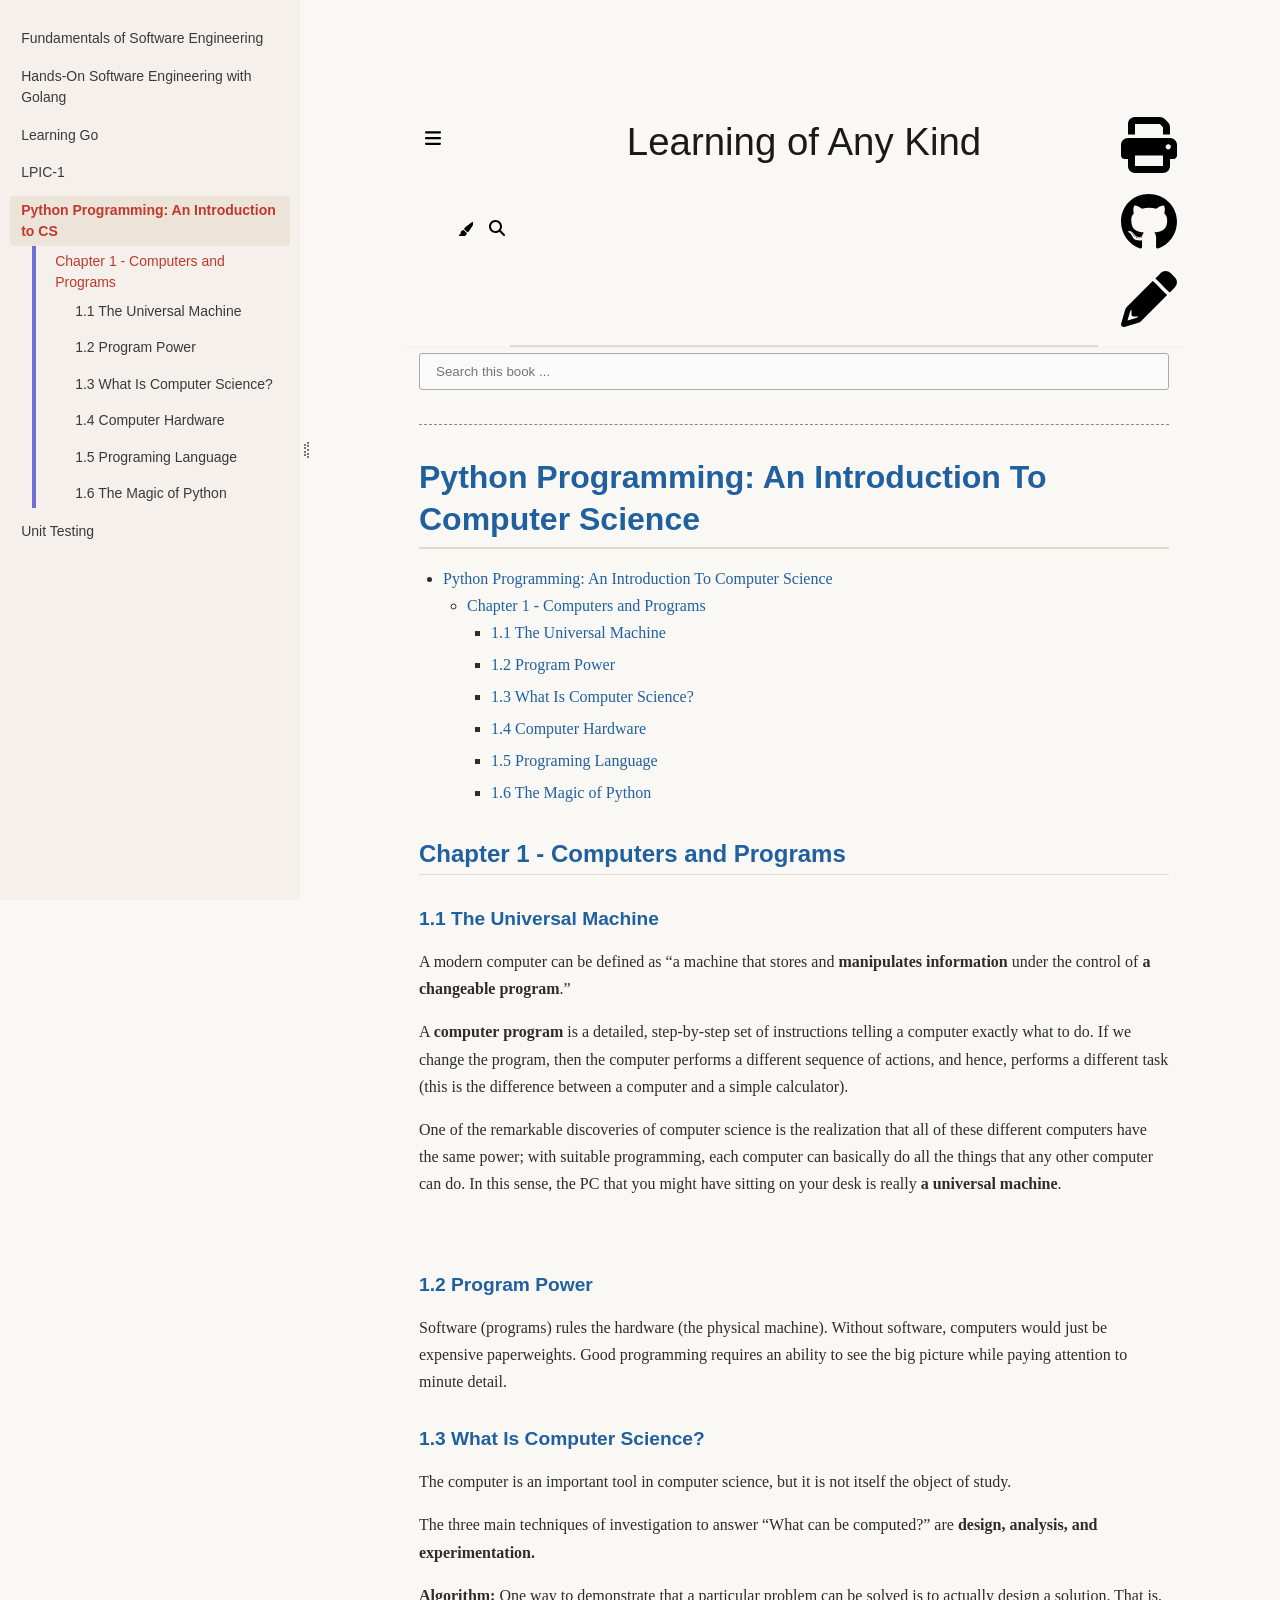
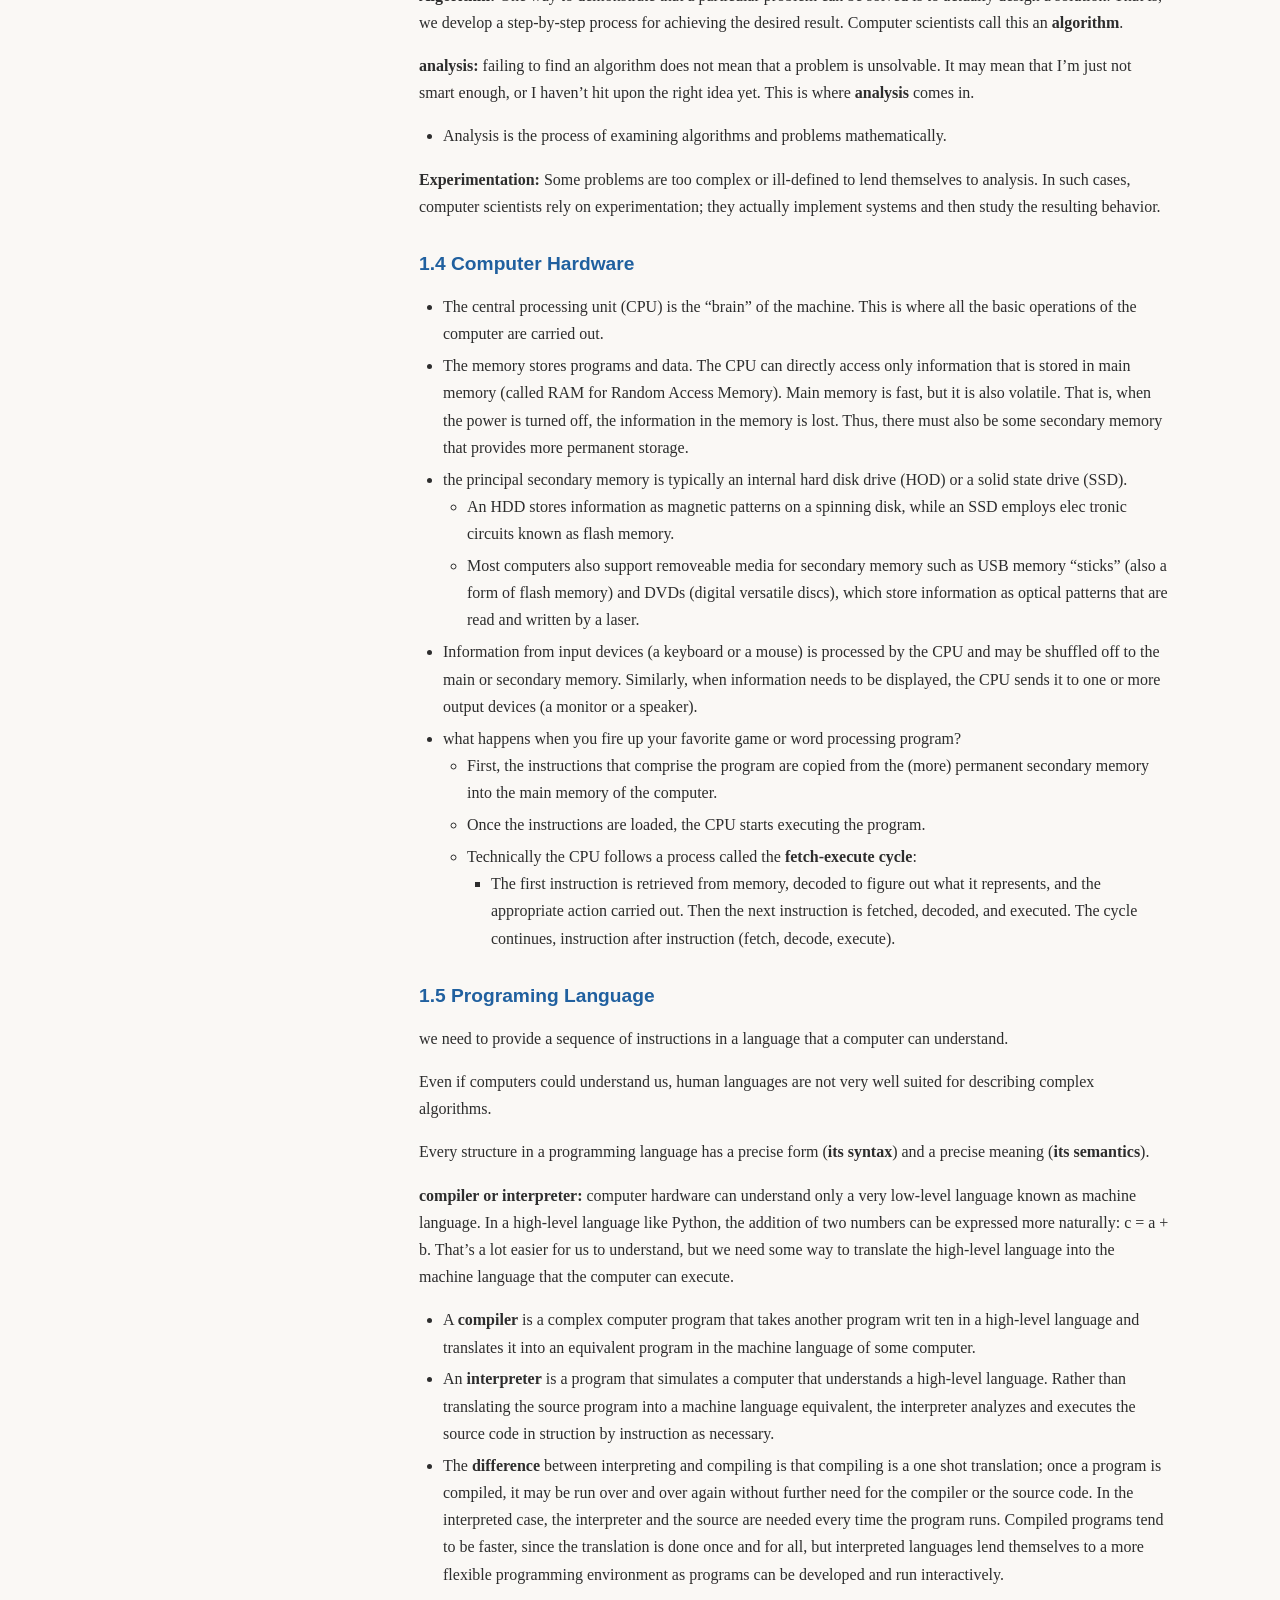
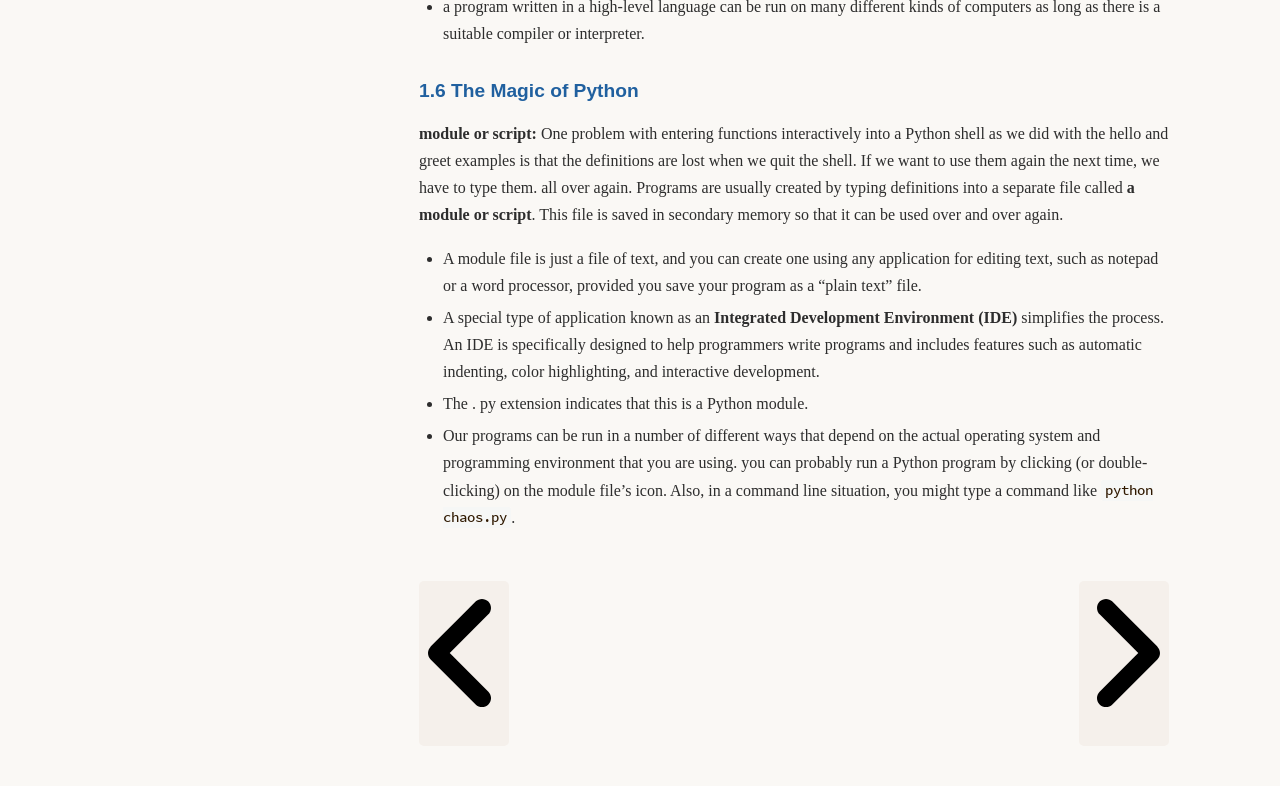
<file: book/PythonProgrammingAnIntroductionToComputerScience.html>
<!DOCTYPE HTML>
<html lang="en" class="light sidebar-visible" dir="ltr">
    <head>
        <!-- Book generated using mdBook -->
        <meta charset="UTF-8">
        <title>Python Programming: An Introduction to CS - Learning of Any Kind</title>


        <!-- Custom HTML head -->

        <meta name="description" content="">
        <meta name="viewport" content="width=device-width, initial-scale=1">
        <meta name="theme-color" content="#ffffff">

        <link rel="icon" href="favicon-de23e50b.svg">
        <link rel="shortcut icon" href="favicon-8114d1fc.png">
        <link rel="stylesheet" href="css/variables-8adf115d.css">
        <link rel="stylesheet" href="css/general-24f5cce7.css">
        <link rel="stylesheet" href="css/chrome-d279d366.css">
        <link rel="stylesheet" href="css/print-9e4910d8.css" media="print">

        <!-- Fonts -->
        <link rel="stylesheet" href="fonts/fonts-9644e21d.css">

        <!-- Highlight.js Stylesheets -->
        <link rel="stylesheet" id="mdbook-highlight-css" href="highlight-493f70e1.css">
        <link rel="stylesheet" id="mdbook-tomorrow-night-css" href="tomorrow-night-4c0ae647.css">
        <link rel="stylesheet" id="mdbook-ayu-highlight-css" href="ayu-highlight-3fdfc3ac.css">

        <!-- Custom theme stylesheets -->


        <!-- Provide site root and default themes to javascript -->
        <script>
            const path_to_root = "";
            const default_light_theme = "light";
            const default_dark_theme = "navy";
            window.path_to_searchindex_js = "searchindex-d154ffda.js";
        </script>
        <!-- Start loading toc.js asap -->
        <script src="toc-afc71aae.js"></script>
    </head>
    <body>
    <div id="mdbook-help-container">
        <div id="mdbook-help-popup">
            <h2 class="mdbook-help-title">Keyboard shortcuts</h2>
            <div>
                <p>Press <kbd>←</kbd> or <kbd>→</kbd> to navigate between chapters</p>
                <p>Press <kbd>S</kbd> or <kbd>/</kbd> to search in the book</p>
                <p>Press <kbd>?</kbd> to show this help</p>
                <p>Press <kbd>Esc</kbd> to hide this help</p>
            </div>
        </div>
    </div>
    <div id="mdbook-body-container">
        <!-- Work around some values being stored in localStorage wrapped in quotes -->
        <script>
            try {
                let theme = localStorage.getItem('mdbook-theme');
                let sidebar = localStorage.getItem('mdbook-sidebar');

                if (theme.startsWith('"') && theme.endsWith('"')) {
                    localStorage.setItem('mdbook-theme', theme.slice(1, theme.length - 1));
                }

                if (sidebar.startsWith('"') && sidebar.endsWith('"')) {
                    localStorage.setItem('mdbook-sidebar', sidebar.slice(1, sidebar.length - 1));
                }
            } catch (e) { }
        </script>

        <!-- Set the theme before any content is loaded, prevents flash -->
        <script>
            const default_theme = window.matchMedia("(prefers-color-scheme: dark)").matches ? default_dark_theme : default_light_theme;
            let theme;
            try { theme = localStorage.getItem('mdbook-theme'); } catch(e) { }
            if (theme === null || theme === undefined) { theme = default_theme; }
            const html = document.documentElement;
            html.classList.remove('light')
            html.classList.add(theme);
            html.classList.add("js");
        </script>

        <input type="checkbox" id="mdbook-sidebar-toggle-anchor" class="hidden">

        <!-- Hide / unhide sidebar before it is displayed -->
        <script>
            let sidebar = null;
            const sidebar_toggle = document.getElementById("mdbook-sidebar-toggle-anchor");
            if (document.body.clientWidth >= 1080) {
                try { sidebar = localStorage.getItem('mdbook-sidebar'); } catch(e) { }
                sidebar = sidebar || 'visible';
            } else {
                sidebar = 'hidden';
                sidebar_toggle.checked = false;
            }
            if (sidebar === 'visible') {
                sidebar_toggle.checked = true;
            } else {
                html.classList.remove('sidebar-visible');
            }
        </script>

        <nav id="mdbook-sidebar" class="sidebar" aria-label="Table of contents">
            <!-- populated by js -->
            <mdbook-sidebar-scrollbox class="sidebar-scrollbox"></mdbook-sidebar-scrollbox>
            <noscript>
                <iframe class="sidebar-iframe-outer" src="toc.html"></iframe>
            </noscript>
            <div id="mdbook-sidebar-resize-handle" class="sidebar-resize-handle">
                <div class="sidebar-resize-indicator"></div>
            </div>
        </nav>

        <div id="mdbook-page-wrapper" class="page-wrapper">

            <div class="page">
                <div id="mdbook-menu-bar-hover-placeholder"></div>
                <div id="mdbook-menu-bar" class="menu-bar sticky">
                    <div class="left-buttons">
                        <label id="mdbook-sidebar-toggle" class="icon-button" for="mdbook-sidebar-toggle-anchor" title="Toggle Table of Contents" aria-label="Toggle Table of Contents" aria-controls="mdbook-sidebar">
                            <span class=fa-svg><svg xmlns="http://www.w3.org/2000/svg" viewBox="0 0 448 512"><!--! Font Awesome Free 6.2.0 by @fontawesome - https://fontawesome.com License - https://fontawesome.com/license/free (Icons: CC BY 4.0, Fonts: SIL OFL 1.1, Code: MIT License) Copyright 2022 Fonticons, Inc. --><path d="M0 96C0 78.3 14.3 64 32 64H416c17.7 0 32 14.3 32 32s-14.3 32-32 32H32C14.3 128 0 113.7 0 96zM0 256c0-17.7 14.3-32 32-32H416c17.7 0 32 14.3 32 32s-14.3 32-32 32H32c-17.7 0-32-14.3-32-32zM448 416c0 17.7-14.3 32-32 32H32c-17.7 0-32-14.3-32-32s14.3-32 32-32H416c17.7 0 32 14.3 32 32z"/></svg></span>
                        </label>
                        <button id="mdbook-theme-toggle" class="icon-button" type="button" title="Change theme" aria-label="Change theme" aria-haspopup="true" aria-expanded="false" aria-controls="mdbook-theme-list">
                            <span class=fa-svg><svg xmlns="http://www.w3.org/2000/svg" viewBox="0 0 576 512"><!--! Font Awesome Free 6.2.0 by @fontawesome - https://fontawesome.com License - https://fontawesome.com/license/free (Icons: CC BY 4.0, Fonts: SIL OFL 1.1, Code: MIT License) Copyright 2022 Fonticons, Inc. --><path d="M371.3 367.1c27.3-3.9 51.9-19.4 67.2-42.9L600.2 74.1c12.6-19.5 9.4-45.3-7.6-61.2S549.7-4.4 531.1 9.6L294.4 187.2c-24 18-38.2 46.1-38.4 76.1L371.3 367.1zm-19.6 25.4l-116-104.4C175.9 290.3 128 339.6 128 400c0 3.9 .2 7.8 .6 11.6c1.8 17.5-10.2 36.4-27.8 36.4H96c-17.7 0-32 14.3-32 32s14.3 32 32 32H240c61.9 0 112-50.1 112-112c0-2.5-.1-5-.2-7.5z"/></svg></span>
                        </button>
                        <ul id="mdbook-theme-list" class="theme-popup" aria-label="Themes" role="menu">
                            <li role="none"><button role="menuitem" class="theme" id="mdbook-theme-default_theme">Auto</button></li>
                            <li role="none"><button role="menuitem" class="theme" id="mdbook-theme-light">Light</button></li>
                            <li role="none"><button role="menuitem" class="theme" id="mdbook-theme-rust">Rust</button></li>
                            <li role="none"><button role="menuitem" class="theme" id="mdbook-theme-coal">Coal</button></li>
                            <li role="none"><button role="menuitem" class="theme" id="mdbook-theme-navy">Navy</button></li>
                            <li role="none"><button role="menuitem" class="theme" id="mdbook-theme-ayu">Ayu</button></li>
                        </ul>
                        <button id="mdbook-search-toggle" class="icon-button" type="button" title="Search (`/`)" aria-label="Toggle Searchbar" aria-expanded="false" aria-keyshortcuts="/ s" aria-controls="mdbook-searchbar">
                            <span class=fa-svg><svg xmlns="http://www.w3.org/2000/svg" viewBox="0 0 512 512"><!--! Font Awesome Free 6.2.0 by @fontawesome - https://fontawesome.com License - https://fontawesome.com/license/free (Icons: CC BY 4.0, Fonts: SIL OFL 1.1, Code: MIT License) Copyright 2022 Fonticons, Inc. --><path d="M416 208c0 45.9-14.9 88.3-40 122.7L502.6 457.4c12.5 12.5 12.5 32.8 0 45.3s-32.8 12.5-45.3 0L330.7 376c-34.4 25.2-76.8 40-122.7 40C93.1 416 0 322.9 0 208S93.1 0 208 0S416 93.1 416 208zM208 352c79.5 0 144-64.5 144-144s-64.5-144-144-144S64 128.5 64 208s64.5 144 144 144z"/></svg></span>
                        </button>
                    </div>

                    <h1 class="menu-title">Learning of Any Kind</h1>

                    <div class="right-buttons">
                        <a href="print.html" title="Print this book" aria-label="Print this book">
                            <span class=fa-svg id="print-button"><svg xmlns="http://www.w3.org/2000/svg" viewBox="0 0 512 512"><!--! Font Awesome Free 6.2.0 by @fontawesome - https://fontawesome.com License - https://fontawesome.com/license/free (Icons: CC BY 4.0, Fonts: SIL OFL 1.1, Code: MIT License) Copyright 2022 Fonticons, Inc. --><path d="M128 0C92.7 0 64 28.7 64 64v96h64V64H354.7L384 93.3V160h64V93.3c0-17-6.7-33.3-18.7-45.3L400 18.7C388 6.7 371.7 0 354.7 0H128zM384 352v32 64H128V384 368 352H384zm64 32h32c17.7 0 32-14.3 32-32V256c0-35.3-28.7-64-64-64H64c-35.3 0-64 28.7-64 64v96c0 17.7 14.3 32 32 32H64v64c0 35.3 28.7 64 64 64H384c35.3 0 64-28.7 64-64V384zm-16-88c-13.3 0-24-10.7-24-24s10.7-24 24-24s24 10.7 24 24s-10.7 24-24 24z"/></svg></span>
                        </a>
                        <a href="https://github.com/atrovan/LearningOfAnyKind" title="Git repository" aria-label="Git repository">
                            <span class=fa-svg><svg xmlns="http://www.w3.org/2000/svg" viewBox="0 0 496 512"><!--! Font Awesome Free 6.2.0 by @fontawesome - https://fontawesome.com License - https://fontawesome.com/license/free (Icons: CC BY 4.0, Fonts: SIL OFL 1.1, Code: MIT License) Copyright 2022 Fonticons, Inc. --><path d="M165.9 397.4c0 2-2.3 3.6-5.2 3.6-3.3.3-5.6-1.3-5.6-3.6 0-2 2.3-3.6 5.2-3.6 3-.3 5.6 1.3 5.6 3.6zm-31.1-4.5c-.7 2 1.3 4.3 4.3 4.9 2.6 1 5.6 0 6.2-2s-1.3-4.3-4.3-5.2c-2.6-.7-5.5.3-6.2 2.3zm44.2-1.7c-2.9.7-4.9 2.6-4.6 4.9.3 2 2.9 3.3 5.9 2.6 2.9-.7 4.9-2.6 4.6-4.6-.3-1.9-3-3.2-5.9-2.9zM244.8 8C106.1 8 0 113.3 0 252c0 110.9 69.8 205.8 169.5 239.2 12.8 2.3 17.3-5.6 17.3-12.1 0-6.2-.3-40.4-.3-61.4 0 0-70 15-84.7-29.8 0 0-11.4-29.1-27.8-36.6 0 0-22.9-15.7 1.6-15.4 0 0 24.9 2 38.6 25.8 21.9 38.6 58.6 27.5 72.9 20.9 2.3-16 8.8-27.1 16-33.7-55.9-6.2-112.3-14.3-112.3-110.5 0-27.5 7.6-41.3 23.6-58.9-2.6-6.5-11.1-33.3 2.6-67.9 20.9-6.5 69 27 69 27 20-5.6 41.5-8.5 62.8-8.5s42.8 2.9 62.8 8.5c0 0 48.1-33.6 69-27 13.7 34.7 5.2 61.4 2.6 67.9 16 17.7 25.8 31.5 25.8 58.9 0 96.5-58.9 104.2-114.8 110.5 9.2 7.9 17 22.9 17 46.4 0 33.7-.3 75.4-.3 83.6 0 6.5 4.6 14.4 17.3 12.1C428.2 457.8 496 362.9 496 252 496 113.3 383.5 8 244.8 8zM97.2 352.9c-1.3 1-1 3.3.7 5.2 1.6 1.6 3.9 2.3 5.2 1 1.3-1 1-3.3-.7-5.2-1.6-1.6-3.9-2.3-5.2-1zm-10.8-8.1c-.7 1.3.3 2.9 2.3 3.9 1.6 1 3.6.7 4.3-.7.7-1.3-.3-2.9-2.3-3.9-2-.6-3.6-.3-4.3.7zm32.4 35.6c-1.6 1.3-1 4.3 1.3 6.2 2.3 2.3 5.2 2.6 6.5 1 1.3-1.3.7-4.3-1.3-6.2-2.2-2.3-5.2-2.6-6.5-1zm-11.4-14.7c-1.6 1-1.6 3.6 0 5.9 1.6 2.3 4.3 3.3 5.6 2.3 1.6-1.3 1.6-3.9 0-6.2-1.4-2.3-4-3.3-5.6-2z"/></svg></span>
                        </a>
                        <a href="https://github.com/atrovan/LearningOfAnyKind/edit/main/books/books/PythonProgrammingAnIntroductionToComputerScience.md" title="Suggest an edit" aria-label="Suggest an edit" rel="edit">
                            <span class=fa-svg id="git-edit-button"><svg xmlns="http://www.w3.org/2000/svg" viewBox="0 0 512 512"><!--! Font Awesome Free 6.2.0 by @fontawesome - https://fontawesome.com License - https://fontawesome.com/license/free (Icons: CC BY 4.0, Fonts: SIL OFL 1.1, Code: MIT License) Copyright 2022 Fonticons, Inc. --><path d="M421.7 220.3l-11.3 11.3-22.6 22.6-205 205c-6.6 6.6-14.8 11.5-23.8 14.1L30.8 511c-8.4 2.5-17.5 .2-23.7-6.1S-1.5 489.7 1 481.2L38.7 353.1c2.6-9 7.5-17.2 14.1-23.8l205-205 22.6-22.6 11.3-11.3 33.9 33.9 62.1 62.1 33.9 33.9zM96 353.9l-9.3 9.3c-.9 .9-1.6 2.1-2 3.4l-25.3 86 86-25.3c1.3-.4 2.5-1.1 3.4-2l9.3-9.3H112c-8.8 0-16-7.2-16-16V353.9zM453.3 19.3l39.4 39.4c25 25 25 65.5 0 90.5l-14.5 14.5-22.6 22.6-11.3 11.3-33.9-33.9-62.1-62.1L314.3 67.7l11.3-11.3 22.6-22.6 14.5-14.5c25-25 65.5-25 90.5 0z"/></svg></span>
                        </a>

                    </div>
                </div>

                <div id="mdbook-search-wrapper" class="hidden">
                    <form id="mdbook-searchbar-outer" class="searchbar-outer">
                        <div class="search-wrapper">
                            <input type="search" id="mdbook-searchbar" name="searchbar" placeholder="Search this book ..." aria-controls="mdbook-searchresults-outer" aria-describedby="searchresults-header">
                            <div class="spinner-wrapper">
                                <span class=fa-svg id="fa-spin"><svg xmlns="http://www.w3.org/2000/svg" viewBox="0 0 512 512"><!--! Font Awesome Free 6.2.0 by @fontawesome - https://fontawesome.com License - https://fontawesome.com/license/free (Icons: CC BY 4.0, Fonts: SIL OFL 1.1, Code: MIT License) Copyright 2022 Fonticons, Inc. --><path d="M304 48c0-26.5-21.5-48-48-48s-48 21.5-48 48s21.5 48 48 48s48-21.5 48-48zm0 416c0-26.5-21.5-48-48-48s-48 21.5-48 48s21.5 48 48 48s48-21.5 48-48zM48 304c26.5 0 48-21.5 48-48s-21.5-48-48-48s-48 21.5-48 48s21.5 48 48 48zm464-48c0-26.5-21.5-48-48-48s-48 21.5-48 48s21.5 48 48 48s48-21.5 48-48zM142.9 437c18.7-18.7 18.7-49.1 0-67.9s-49.1-18.7-67.9 0s-18.7 49.1 0 67.9s49.1 18.7 67.9 0zm0-294.2c18.7-18.7 18.7-49.1 0-67.9S93.7 56.2 75 75s-18.7 49.1 0 67.9s49.1 18.7 67.9 0zM369.1 437c18.7 18.7 49.1 18.7 67.9 0s18.7-49.1 0-67.9s-49.1-18.7-67.9 0s-18.7 49.1 0 67.9z"/></svg></span>
                            </div>
                        </div>
                    </form>
                    <div id="mdbook-searchresults-outer" class="searchresults-outer hidden">
                        <div id="mdbook-searchresults-header" class="searchresults-header"></div>
                        <ul id="mdbook-searchresults">
                        </ul>
                    </div>
                </div>

                <!-- Apply ARIA attributes after the sidebar and the sidebar toggle button are added to the DOM -->
                <script>
                    document.getElementById('mdbook-sidebar-toggle').setAttribute('aria-expanded', sidebar === 'visible');
                    document.getElementById('mdbook-sidebar').setAttribute('aria-hidden', sidebar !== 'visible');
                    Array.from(document.querySelectorAll('#mdbook-sidebar a')).forEach(function(link) {
                        link.setAttribute('tabIndex', sidebar === 'visible' ? 0 : -1);
                    });
                </script>

                <div id="mdbook-content" class="content">
                    <main>
                        <h1 id="python-programming-an-introduction-to-computer-science"><a class="header" href="#python-programming-an-introduction-to-computer-science">Python Programming: An Introduction To Computer Science</a></h1>
<ul>
<li><a href="#python-programming-an-introduction-to-computer-science">Python Programming: An Introduction To Computer Science</a>
<ul>
<li><a href="#chapter-1---computers-and-programs">Chapter 1 - Computers and Programs</a>
<ul>
<li><a href="#11-the-universal-machine">1.1 The Universal Machine</a></li>
<li><a href="#12-program-power">1.2 Program Power</a></li>
<li><a href="#13-what-is-computer-science">1.3 What Is Computer Science?</a></li>
<li><a href="#14-computer-hardware">1.4 Computer Hardware</a></li>
<li><a href="#15-programing-language">1.5 Programing Language</a></li>
<li><a href="#16-the-magic-of-python">1.6 The Magic of Python</a></li>
</ul>
</li>
</ul>
</li>
</ul>
<h2 id="chapter-1---computers-and-programs"><a class="header" href="#chapter-1---computers-and-programs">Chapter 1 - Computers and Programs</a></h2>
<h3 id="11-the-universal-machine"><a class="header" href="#11-the-universal-machine">1.1 The Universal Machine</a></h3>
<p>A modern computer can be defined as “a machine that stores and <strong>manipu­lates information</strong> under the control of <strong>a changeable program</strong>.”</p>
<p>A <strong>computer program</strong> is a detailed, step-by-step set of instructions telling a computer exactly what to do. If we change the program, then the computer performs a different sequence of actions, and hence, performs a different task (this is the difference between a computer and a simple calculator).</p>
<p>One of the remarkable discoveries of computer science is the realization that all of these different com­puters have the same power; with suitable programming, each computer can basically do all the things that any other computer can do. In this sense, the PC that you might have sitting on your desk is really <strong>a universal machine</strong>.</p>
<br>
<h3 id="12-program-power"><a class="header" href="#12-program-power">1.2 Program Power</a></h3>
<p>Software (pro­grams) rules the hardware (the physical machine). Without software, computers would just be expensive paperweights. Good programming re­quires an ability to see the big picture while paying attention to minute detail.</p>
<h3 id="13-what-is-computer-science"><a class="header" href="#13-what-is-computer-science">1.3 What Is Computer Science?</a></h3>
<p>The com­puter is an important tool in computer science, but it is not itself the object of study.</p>
<p>The three main techniques of investigation to answer “What can be computed?” are <strong>design, analysis, and experimentation.</strong></p>
<p><strong>Algorithm:</strong> One way to demonstrate that a particular problem can be solved is to actu­ally design a solution. That is, we develop a step-by-step process for achieving the desired result. Computer scientists call this an <strong>algorithm</strong>.</p>
<p><strong>analysis:</strong> failing to find an algorithm does not mean that a problem is unsolvable. It may mean that I’m just not smart enough, or I haven’t hit upon the right idea yet. This is where <strong>analysis</strong> comes in.</p>
<ul>
<li>Analysis is the process of examining algorithms and problems mathemati­cally.</li>
</ul>
<p><strong>Experimentation:</strong> Some problems are too complex or ill-defined to lend themselves to anal­ysis. In such cases, computer scientists rely on experimentation; they actually implement systems and then study the resulting behavior.</p>
<h3 id="14-computer-hardware"><a class="header" href="#14-computer-hardware">1.4 Computer Hardware</a></h3>
<ul>
<li>The central processing unit (CPU) is the “brain” of the machine. This is where all the basic operations of the computer are carried out.</li>
<li>The memory stores programs and data. The CPU can directly access only information that is stored in main memory (called RAM for Random Access Mem­ory). Main memory is fast, but it is also volatile. That is, when the power is turned off, the information in the memory is lost. Thus, there must also be some secondary memory that provides more permanent storage.</li>
<li>the principal secondary memory is typically an internal hard disk drive (HOD) or a solid state drive (SSD).
<ul>
<li>An HDD stores information as magnetic patterns on a spinning disk, while an SSD employs elec­ tronic circuits known as flash memory.</li>
<li>Most computers also support removeable media for secondary memory such as USB memory “sticks” (also a form of flash memory) and DVDs (digital versatile discs), which store information as optical patterns that are read and written by a laser.</li>
</ul>
</li>
<li>Information from input devices (a keyboard or a mouse) is processed by the CPU and may be shuffled off to the main or secondary memory. Similarly, when information needs to be displayed, the CPU sends it to one or more output devices (a monitor or a speaker).</li>
<li>what happens when you fire up your favorite game or word processing program?
<ul>
<li>First, the instructions that comprise the program are copied from the (more) permanent secondary memory into the main memory of the computer.</li>
<li>Once the instructions are loaded, the CPU starts executing the program.</li>
<li>Technically the CPU follows a process called the <strong>fetch-execute cycle</strong>:
<ul>
<li>The first instruction is retrieved from memory, decoded to figure out what it represents, and the appropriate action carried out. Then the next instruction is fetched, decoded, and executed. The cycle continues, instruction after instruction (fetch, decode, execute).</li>
</ul>
</li>
</ul>
</li>
</ul>
<h3 id="15-programing-language"><a class="header" href="#15-programing-language">1.5 Programing Language</a></h3>
<p>we need to provide a sequence of instructions in a language that a computer can understand.</p>
<p>Even if computers could understand us, human languages are not very well suited for describing complex algorithms.</p>
<p>Every structure in a programming language has a precise form (<strong>its syntax</strong>) and a precise meaning (<strong>its semantics</strong>).</p>
<p><strong>compiler or interpreter:</strong> computer hardware can understand only a very low-level language known as machine language. In a high-level language like Python, the addition of two numbers can be expressed more naturally: c = a + b. That’s a lot easier for us to understand, but we need some way to translate the high-level language into the machine language that the computer can execute.</p>
<ul>
<li>A <strong>compiler</strong> is a complex computer program that takes another program writ­ ten in a high-level language and translates it into an equivalent program in the machine language of some computer.</li>
<li>An <strong>interpreter</strong> is a program that simulates a computer that understands a high-level language. Rather than translating the source program into a machine language equivalent, the interpreter analyzes and executes the source code in­ struction by instruction as necessary.</li>
<li>The <strong>difference</strong> between interpreting and compiling is that compiling is a one­ shot translation; once a program is compiled, it may be run over and over again without further need for the compiler or the source code. In the interpreted case, the interpreter and the source are needed every time the program runs. Compiled programs tend to be faster, since the translation is done once and for all, but interpreted languages lend themselves to a more flexible programming environment as programs can be developed and run interactively.</li>
<li>a program written in a high-level language can be run on many different kinds of computers as long as there is a suitable compiler or interpreter.</li>
</ul>
<h3 id="16-the-magic-of-python"><a class="header" href="#16-the-magic-of-python">1.6 The Magic of Python</a></h3>
<p><strong>module or script:</strong> One problem with entering functions interactively into a Python shell as we did with the hello and greet examples is that the definitions are lost when we quit the shell. If we want to use them again the next time, we have to type them. all over again. Programs are usually created by typing definitions into a separate file called <strong>a module or script</strong>. This file is saved in secondary memory so that it can be used over and over again.</p>
<ul>
<li>A module file is just a file of text, and you can create one using any ap­plication for editing text, such as notepad or a word processor, provided you save your program as a “plain text” file.</li>
<li>A special type of application known as an <strong>Integrated Development Environment (IDE)</strong> simplifies the process. An IDE is specifically designed to help programmers write programs and includes features such as automatic indenting, color highlighting, and interactive development.</li>
<li>The . py extension indicates that this is a Python module.</li>
<li>Our programs can be run in a number of different ways that depend on the actual operating system and programming environment that you are using. you can probably run a Python program by clicking (or double-clicking) on the module file’s icon. Also, in a command line situation, you might type a command like <code>python chaos.py</code>.</li>
</ul>

                    </main>

                    <nav class="nav-wrapper" aria-label="Page navigation">
                        <!-- Mobile navigation buttons -->
                            <a rel="prev" href="LPIC-1.html" class="mobile-nav-chapters previous" title="Previous chapter" aria-label="Previous chapter" aria-keyshortcuts="Left">
                                <span class=fa-svg><svg xmlns="http://www.w3.org/2000/svg" viewBox="0 0 320 512"><!--! Font Awesome Free 6.2.0 by @fontawesome - https://fontawesome.com License - https://fontawesome.com/license/free (Icons: CC BY 4.0, Fonts: SIL OFL 1.1, Code: MIT License) Copyright 2022 Fonticons, Inc. --><path d="M41.4 233.4c-12.5 12.5-12.5 32.8 0 45.3l160 160c12.5 12.5 32.8 12.5 45.3 0s12.5-32.8 0-45.3L109.3 256 246.6 118.6c12.5-12.5 12.5-32.8 0-45.3s-32.8-12.5-45.3 0l-160 160z"/></svg></span>
                            </a>

                            <a rel="next prefetch" href="UnitTesting.html" class="mobile-nav-chapters next" title="Next chapter" aria-label="Next chapter" aria-keyshortcuts="Right">
                                <span class=fa-svg><svg xmlns="http://www.w3.org/2000/svg" viewBox="0 0 320 512"><!--! Font Awesome Free 6.2.0 by @fontawesome - https://fontawesome.com License - https://fontawesome.com/license/free (Icons: CC BY 4.0, Fonts: SIL OFL 1.1, Code: MIT License) Copyright 2022 Fonticons, Inc. --><path d="M278.6 233.4c12.5 12.5 12.5 32.8 0 45.3l-160 160c-12.5 12.5-32.8 12.5-45.3 0s-12.5-32.8 0-45.3L210.7 256 73.4 118.6c-12.5-12.5-12.5-32.8 0-45.3s32.8-12.5 45.3 0l160 160z"/></svg></span>
                            </a>

                        <div style="clear: both"></div>
                    </nav>
                </div>
            </div>

            <nav class="nav-wide-wrapper" aria-label="Page navigation">
                    <a rel="prev" href="LPIC-1.html" class="nav-chapters previous" title="Previous chapter" aria-label="Previous chapter" aria-keyshortcuts="Left">
                        <span class=fa-svg><svg xmlns="http://www.w3.org/2000/svg" viewBox="0 0 320 512"><!--! Font Awesome Free 6.2.0 by @fontawesome - https://fontawesome.com License - https://fontawesome.com/license/free (Icons: CC BY 4.0, Fonts: SIL OFL 1.1, Code: MIT License) Copyright 2022 Fonticons, Inc. --><path d="M41.4 233.4c-12.5 12.5-12.5 32.8 0 45.3l160 160c12.5 12.5 32.8 12.5 45.3 0s12.5-32.8 0-45.3L109.3 256 246.6 118.6c12.5-12.5 12.5-32.8 0-45.3s-32.8-12.5-45.3 0l-160 160z"/></svg></span>
                    </a>

                    <a rel="next prefetch" href="UnitTesting.html" class="nav-chapters next" title="Next chapter" aria-label="Next chapter" aria-keyshortcuts="Right">
                        <span class=fa-svg><svg xmlns="http://www.w3.org/2000/svg" viewBox="0 0 320 512"><!--! Font Awesome Free 6.2.0 by @fontawesome - https://fontawesome.com License - https://fontawesome.com/license/free (Icons: CC BY 4.0, Fonts: SIL OFL 1.1, Code: MIT License) Copyright 2022 Fonticons, Inc. --><path d="M278.6 233.4c12.5 12.5 12.5 32.8 0 45.3l-160 160c-12.5 12.5-32.8 12.5-45.3 0s-12.5-32.8 0-45.3L210.7 256 73.4 118.6c-12.5-12.5-12.5-32.8 0-45.3s32.8-12.5 45.3 0l160 160z"/></svg></span>
                    </a>
            </nav>

        </div>

        <template id=fa-eye><span class=fa-svg><svg xmlns="http://www.w3.org/2000/svg" viewBox="0 0 576 512"><!--! Font Awesome Free 6.2.0 by @fontawesome - https://fontawesome.com License - https://fontawesome.com/license/free (Icons: CC BY 4.0, Fonts: SIL OFL 1.1, Code: MIT License) Copyright 2022 Fonticons, Inc. --><path d="M288 32c-80.8 0-145.5 36.8-192.6 80.6C48.6 156 17.3 208 2.5 243.7c-3.3 7.9-3.3 16.7 0 24.6C17.3 304 48.6 356 95.4 399.4C142.5 443.2 207.2 480 288 480s145.5-36.8 192.6-80.6c46.8-43.5 78.1-95.4 93-131.1c3.3-7.9 3.3-16.7 0-24.6c-14.9-35.7-46.2-87.7-93-131.1C433.5 68.8 368.8 32 288 32zM432 256c0 79.5-64.5 144-144 144s-144-64.5-144-144s64.5-144 144-144s144 64.5 144 144zM288 192c0 35.3-28.7 64-64 64c-11.5 0-22.3-3-31.6-8.4c-.2 2.8-.4 5.5-.4 8.4c0 53 43 96 96 96s96-43 96-96s-43-96-96-96c-2.8 0-5.6 .1-8.4 .4c5.3 9.3 8.4 20.1 8.4 31.6z"/></svg></span></template>
        <template id=fa-eye-slash><span class=fa-svg><svg xmlns="http://www.w3.org/2000/svg" viewBox="0 0 640 512"><!--! Font Awesome Free 6.2.0 by @fontawesome - https://fontawesome.com License - https://fontawesome.com/license/free (Icons: CC BY 4.0, Fonts: SIL OFL 1.1, Code: MIT License) Copyright 2022 Fonticons, Inc. --><path d="M38.8 5.1C28.4-3.1 13.3-1.2 5.1 9.2S-1.2 34.7 9.2 42.9l592 464c10.4 8.2 25.5 6.3 33.7-4.1s6.3-25.5-4.1-33.7L525.6 386.7c39.6-40.6 66.4-86.1 79.9-118.4c3.3-7.9 3.3-16.7 0-24.6c-14.9-35.7-46.2-87.7-93-131.1C465.5 68.8 400.8 32 320 32c-68.2 0-125 26.3-169.3 60.8L38.8 5.1zM223.1 149.5C248.6 126.2 282.7 112 320 112c79.5 0 144 64.5 144 144c0 24.9-6.3 48.3-17.4 68.7L408 294.5c5.2-11.8 8-24.8 8-38.5c0-53-43-96-96-96c-2.8 0-5.6 .1-8.4 .4c5.3 9.3 8.4 20.1 8.4 31.6c0 10.2-2.4 19.8-6.6 28.3l-90.3-70.8zm223.1 298L373 389.9c-16.4 6.5-34.3 10.1-53 10.1c-79.5 0-144-64.5-144-144c0-6.9 .5-13.6 1.4-20.2L83.1 161.5C60.3 191.2 44 220.8 34.5 243.7c-3.3 7.9-3.3 16.7 0 24.6c14.9 35.7 46.2 87.7 93 131.1C174.5 443.2 239.2 480 320 480c47.8 0 89.9-12.9 126.2-32.5z"/></svg></span></template>
        <template id=fa-copy><span class=fa-svg><svg xmlns="http://www.w3.org/2000/svg" viewBox="0 0 512 512"><!--! Font Awesome Free 6.2.0 by @fontawesome - https://fontawesome.com License - https://fontawesome.com/license/free (Icons: CC BY 4.0, Fonts: SIL OFL 1.1, Code: MIT License) Copyright 2022 Fonticons, Inc. --><path d="M502.6 70.63l-61.25-61.25C435.4 3.371 427.2 0 418.7 0H255.1c-35.35 0-64 28.66-64 64l.0195 256C192 355.4 220.7 384 256 384h192c35.2 0 64-28.8 64-64V93.25C512 84.77 508.6 76.63 502.6 70.63zM464 320c0 8.836-7.164 16-16 16H255.1c-8.838 0-16-7.164-16-16L239.1 64.13c0-8.836 7.164-16 16-16h128L384 96c0 17.67 14.33 32 32 32h47.1V320zM272 448c0 8.836-7.164 16-16 16H63.1c-8.838 0-16-7.164-16-16L47.98 192.1c0-8.836 7.164-16 16-16H160V128H63.99c-35.35 0-64 28.65-64 64l.0098 256C.002 483.3 28.66 512 64 512h192c35.2 0 64-28.8 64-64v-32h-47.1L272 448z"/></svg></span></template>
        <template id=fa-play><span class=fa-svg><svg xmlns="http://www.w3.org/2000/svg" viewBox="0 0 384 512"><!--! Font Awesome Free 6.2.0 by @fontawesome - https://fontawesome.com License - https://fontawesome.com/license/free (Icons: CC BY 4.0, Fonts: SIL OFL 1.1, Code: MIT License) Copyright 2022 Fonticons, Inc. --><path d="M73 39c-14.8-9.1-33.4-9.4-48.5-.9S0 62.6 0 80V432c0 17.4 9.4 33.4 24.5 41.9s33.7 8.1 48.5-.9L361 297c14.3-8.7 23-24.2 23-41s-8.7-32.2-23-41L73 39z"/></svg></span></template>
        <template id=fa-clock-rotate-left><span class=fa-svg><svg xmlns="http://www.w3.org/2000/svg" viewBox="0 0 512 512"><!--! Font Awesome Free 6.2.0 by @fontawesome - https://fontawesome.com License - https://fontawesome.com/license/free (Icons: CC BY 4.0, Fonts: SIL OFL 1.1, Code: MIT License) Copyright 2022 Fonticons, Inc. --><path d="M75 75L41 41C25.9 25.9 0 36.6 0 57.9V168c0 13.3 10.7 24 24 24H134.1c21.4 0 32.1-25.9 17-41l-30.8-30.8C155 85.5 203 64 256 64c106 0 192 86 192 192s-86 192-192 192c-40.8 0-78.6-12.7-109.7-34.4c-14.5-10.1-34.4-6.6-44.6 7.9s-6.6 34.4 7.9 44.6C151.2 495 201.7 512 256 512c141.4 0 256-114.6 256-256S397.4 0 256 0C185.3 0 121.3 28.7 75 75zm181 53c-13.3 0-24 10.7-24 24V256c0 6.4 2.5 12.5 7 17l72 72c9.4 9.4 24.6 9.4 33.9 0s9.4-24.6 0-33.9l-65-65V152c0-13.3-10.7-24-24-24z"/></svg></span></template>

        <!-- Livereload script (if served using the cli tool) -->
        <script>
            const wsProtocol = location.protocol === 'https:' ? 'wss:' : 'ws:';
            const wsAddress = wsProtocol + "//" + location.host + "/" + "__livereload";
            const socket = new WebSocket(wsAddress);
            socket.onmessage = function (event) {
                if (event.data === "reload") {
                    socket.close();
                    location.reload();
                }
            };

            window.onbeforeunload = function() {
                socket.close();
            }
        </script>


        <script>
            window.playground_copyable = true;
        </script>


        <script src="elasticlunr-ef4e11c1.min.js"></script>
        <script src="mark-09e88c2c.min.js"></script>
        <script src="searcher-09f2665d.js"></script>

        <script src="clipboard-1626706a.min.js"></script>
        <script src="highlight-abc7f01d.js"></script>
        <script src="book-609e4cb8.js"></script>

        <!-- Custom JS scripts -->



    </div>
    </body>
</html>
</file>
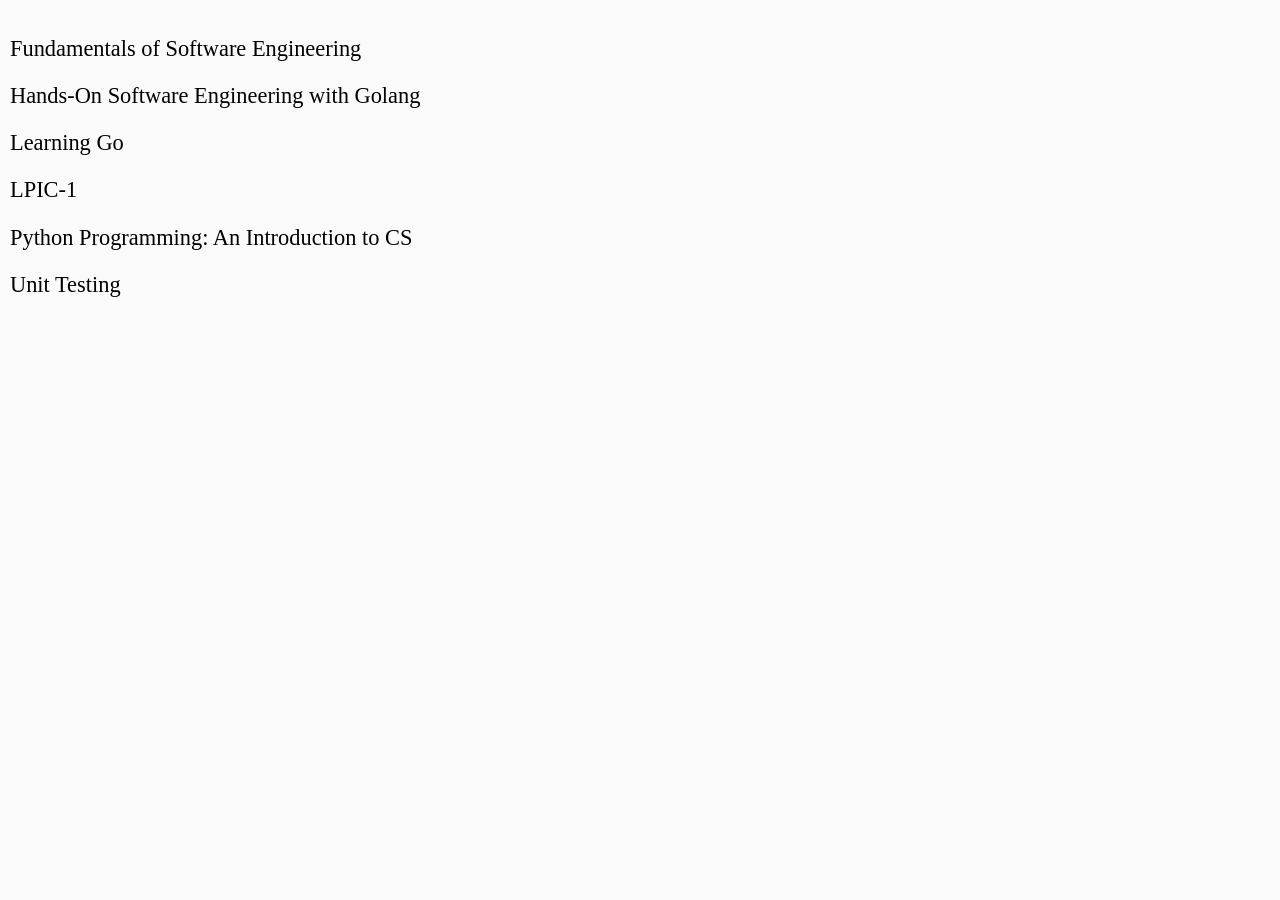
<file: book/toc.html>
<!DOCTYPE HTML>
<html lang="en" class="light" dir="ltr">
    <head>
        <!-- sidebar iframe generated using mdBook

        This is a frame, and not included directly in the page, to control the total size of the
        book. The TOC contains an entry for each page, so if each page includes a copy of the TOC,
        the total size of the page becomes O(n**2).

        The frame is only used as a fallback when JS is turned off. When it's on, the sidebar is
        instead added to the main page by `toc.js` instead. The JavaScript mode is better
        because, when running in a `file:///` URL, the iframed page would not be Same-Origin as
        the rest of the page, so the sidebar and the main page theme would fall out of sync.
        -->
        <meta charset="UTF-8">
        <meta name="robots" content="noindex">
        <!-- Custom HTML head -->
        <meta name="viewport" content="width=device-width, initial-scale=1">
        <meta name="theme-color" content="#ffffff">
        <link rel="stylesheet" href="css/variables-8adf115d.css">
        <link rel="stylesheet" href="css/general-24f5cce7.css">
        <link rel="stylesheet" href="css/chrome-d279d366.css">
        <link rel="stylesheet" href="css/print-9e4910d8.css" media="print">
        <!-- Fonts -->
        <link rel="stylesheet" href="fonts/fonts-9644e21d.css">
        <!-- Custom theme stylesheets -->
    </head>
    <body class="sidebar-iframe-inner">
        <ol class="chapter"><li class="chapter-item expanded "><span class="chapter-link-wrapper"><a href="FundamentalOfSoftwareEngineering.html" target="_parent">Fundamentals of Software Engineering</a></span></li><li class="chapter-item expanded "><span class="chapter-link-wrapper"><a href="HandsOnSofwareEngineeringWithGolang.html" target="_parent">Hands-On Software Engineering with Golang</a></span></li><li class="chapter-item expanded "><span class="chapter-link-wrapper"><a href="LearningGo_AnIdiomaticApproachToRealWorldGoProgramming.html" target="_parent">Learning Go</a></span></li><li class="chapter-item expanded "><span class="chapter-link-wrapper"><a href="LPIC-1.html" target="_parent">LPIC-1</a></span></li><li class="chapter-item expanded "><span class="chapter-link-wrapper"><a href="PythonProgrammingAnIntroductionToComputerScience.html" target="_parent">Python Programming: An Introduction to CS</a></span></li><li class="chapter-item expanded "><span class="chapter-link-wrapper"><a href="UnitTesting.html" target="_parent">Unit Testing</a></span></li></ol>
    </body>
</html>
</file>
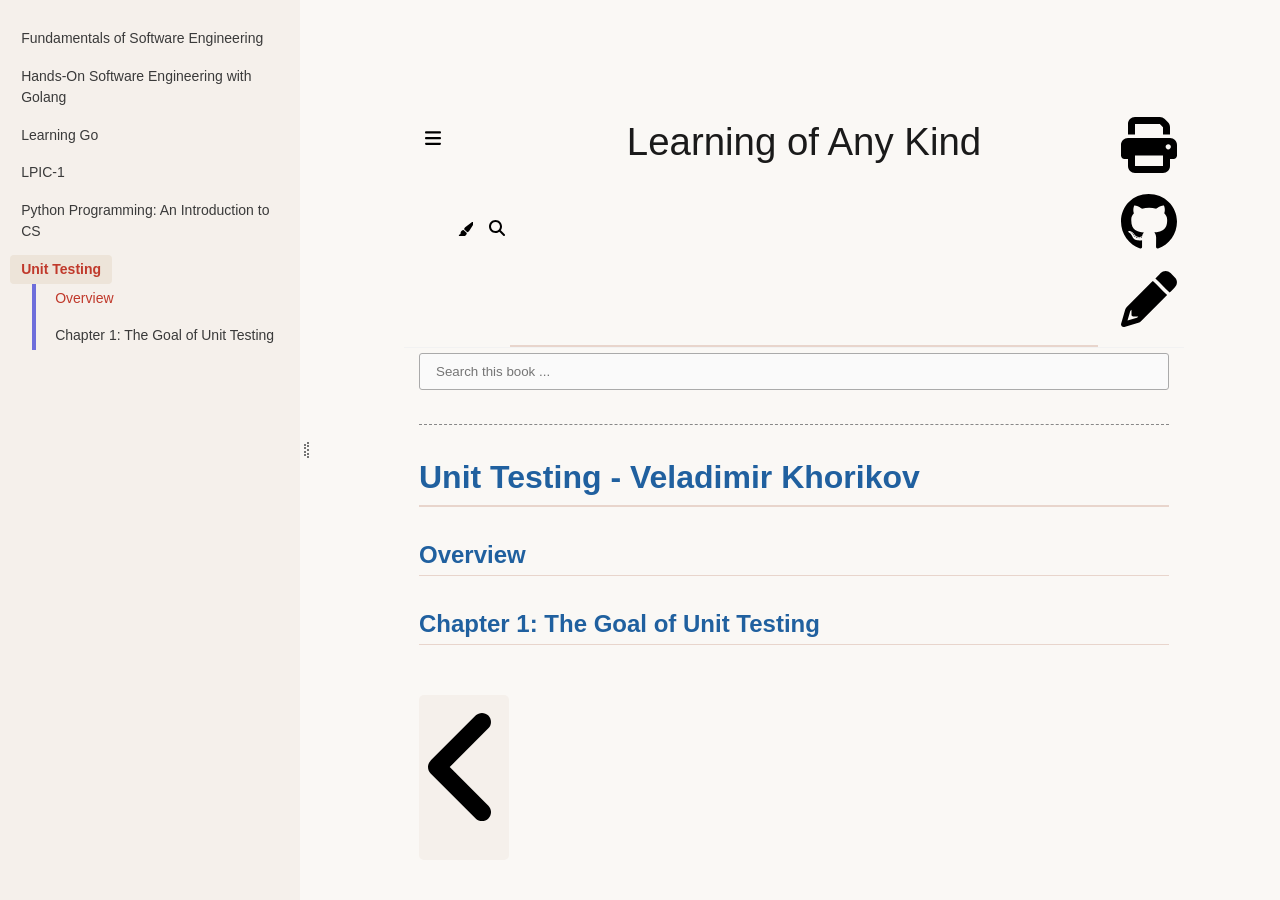
<file: book/UnitTesting.html>
<!DOCTYPE HTML>
<html lang="en" class="light sidebar-visible" dir="ltr">
    <head>
        <!-- Book generated using mdBook -->
        <meta charset="UTF-8">
        <title>Unit Testing - Learning of Any Kind</title>


        <!-- Custom HTML head -->

        <meta name="description" content="">
        <meta name="viewport" content="width=device-width, initial-scale=1">
        <meta name="theme-color" content="#ffffff">

        <link rel="icon" href="favicon-de23e50b.svg">
        <link rel="shortcut icon" href="favicon-8114d1fc.png">
        <link rel="stylesheet" href="css/variables-8adf115d.css">
        <link rel="stylesheet" href="css/general-24f5cce7.css">
        <link rel="stylesheet" href="css/chrome-d279d366.css">
        <link rel="stylesheet" href="css/print-9e4910d8.css" media="print">

        <!-- Fonts -->
        <link rel="stylesheet" href="fonts/fonts-9644e21d.css">

        <!-- Highlight.js Stylesheets -->
        <link rel="stylesheet" id="mdbook-highlight-css" href="highlight-493f70e1.css">
        <link rel="stylesheet" id="mdbook-tomorrow-night-css" href="tomorrow-night-4c0ae647.css">
        <link rel="stylesheet" id="mdbook-ayu-highlight-css" href="ayu-highlight-3fdfc3ac.css">

        <!-- Custom theme stylesheets -->


        <!-- Provide site root and default themes to javascript -->
        <script>
            const path_to_root = "";
            const default_light_theme = "light";
            const default_dark_theme = "navy";
            window.path_to_searchindex_js = "searchindex-d154ffda.js";
        </script>
        <!-- Start loading toc.js asap -->
        <script src="toc-afc71aae.js"></script>
    </head>
    <body>
    <div id="mdbook-help-container">
        <div id="mdbook-help-popup">
            <h2 class="mdbook-help-title">Keyboard shortcuts</h2>
            <div>
                <p>Press <kbd>←</kbd> or <kbd>→</kbd> to navigate between chapters</p>
                <p>Press <kbd>S</kbd> or <kbd>/</kbd> to search in the book</p>
                <p>Press <kbd>?</kbd> to show this help</p>
                <p>Press <kbd>Esc</kbd> to hide this help</p>
            </div>
        </div>
    </div>
    <div id="mdbook-body-container">
        <!-- Work around some values being stored in localStorage wrapped in quotes -->
        <script>
            try {
                let theme = localStorage.getItem('mdbook-theme');
                let sidebar = localStorage.getItem('mdbook-sidebar');

                if (theme.startsWith('"') && theme.endsWith('"')) {
                    localStorage.setItem('mdbook-theme', theme.slice(1, theme.length - 1));
                }

                if (sidebar.startsWith('"') && sidebar.endsWith('"')) {
                    localStorage.setItem('mdbook-sidebar', sidebar.slice(1, sidebar.length - 1));
                }
            } catch (e) { }
        </script>

        <!-- Set the theme before any content is loaded, prevents flash -->
        <script>
            const default_theme = window.matchMedia("(prefers-color-scheme: dark)").matches ? default_dark_theme : default_light_theme;
            let theme;
            try { theme = localStorage.getItem('mdbook-theme'); } catch(e) { }
            if (theme === null || theme === undefined) { theme = default_theme; }
            const html = document.documentElement;
            html.classList.remove('light')
            html.classList.add(theme);
            html.classList.add("js");
        </script>

        <input type="checkbox" id="mdbook-sidebar-toggle-anchor" class="hidden">

        <!-- Hide / unhide sidebar before it is displayed -->
        <script>
            let sidebar = null;
            const sidebar_toggle = document.getElementById("mdbook-sidebar-toggle-anchor");
            if (document.body.clientWidth >= 1080) {
                try { sidebar = localStorage.getItem('mdbook-sidebar'); } catch(e) { }
                sidebar = sidebar || 'visible';
            } else {
                sidebar = 'hidden';
                sidebar_toggle.checked = false;
            }
            if (sidebar === 'visible') {
                sidebar_toggle.checked = true;
            } else {
                html.classList.remove('sidebar-visible');
            }
        </script>

        <nav id="mdbook-sidebar" class="sidebar" aria-label="Table of contents">
            <!-- populated by js -->
            <mdbook-sidebar-scrollbox class="sidebar-scrollbox"></mdbook-sidebar-scrollbox>
            <noscript>
                <iframe class="sidebar-iframe-outer" src="toc.html"></iframe>
            </noscript>
            <div id="mdbook-sidebar-resize-handle" class="sidebar-resize-handle">
                <div class="sidebar-resize-indicator"></div>
            </div>
        </nav>

        <div id="mdbook-page-wrapper" class="page-wrapper">

            <div class="page">
                <div id="mdbook-menu-bar-hover-placeholder"></div>
                <div id="mdbook-menu-bar" class="menu-bar sticky">
                    <div class="left-buttons">
                        <label id="mdbook-sidebar-toggle" class="icon-button" for="mdbook-sidebar-toggle-anchor" title="Toggle Table of Contents" aria-label="Toggle Table of Contents" aria-controls="mdbook-sidebar">
                            <span class=fa-svg><svg xmlns="http://www.w3.org/2000/svg" viewBox="0 0 448 512"><!--! Font Awesome Free 6.2.0 by @fontawesome - https://fontawesome.com License - https://fontawesome.com/license/free (Icons: CC BY 4.0, Fonts: SIL OFL 1.1, Code: MIT License) Copyright 2022 Fonticons, Inc. --><path d="M0 96C0 78.3 14.3 64 32 64H416c17.7 0 32 14.3 32 32s-14.3 32-32 32H32C14.3 128 0 113.7 0 96zM0 256c0-17.7 14.3-32 32-32H416c17.7 0 32 14.3 32 32s-14.3 32-32 32H32c-17.7 0-32-14.3-32-32zM448 416c0 17.7-14.3 32-32 32H32c-17.7 0-32-14.3-32-32s14.3-32 32-32H416c17.7 0 32 14.3 32 32z"/></svg></span>
                        </label>
                        <button id="mdbook-theme-toggle" class="icon-button" type="button" title="Change theme" aria-label="Change theme" aria-haspopup="true" aria-expanded="false" aria-controls="mdbook-theme-list">
                            <span class=fa-svg><svg xmlns="http://www.w3.org/2000/svg" viewBox="0 0 576 512"><!--! Font Awesome Free 6.2.0 by @fontawesome - https://fontawesome.com License - https://fontawesome.com/license/free (Icons: CC BY 4.0, Fonts: SIL OFL 1.1, Code: MIT License) Copyright 2022 Fonticons, Inc. --><path d="M371.3 367.1c27.3-3.9 51.9-19.4 67.2-42.9L600.2 74.1c12.6-19.5 9.4-45.3-7.6-61.2S549.7-4.4 531.1 9.6L294.4 187.2c-24 18-38.2 46.1-38.4 76.1L371.3 367.1zm-19.6 25.4l-116-104.4C175.9 290.3 128 339.6 128 400c0 3.9 .2 7.8 .6 11.6c1.8 17.5-10.2 36.4-27.8 36.4H96c-17.7 0-32 14.3-32 32s14.3 32 32 32H240c61.9 0 112-50.1 112-112c0-2.5-.1-5-.2-7.5z"/></svg></span>
                        </button>
                        <ul id="mdbook-theme-list" class="theme-popup" aria-label="Themes" role="menu">
                            <li role="none"><button role="menuitem" class="theme" id="mdbook-theme-default_theme">Auto</button></li>
                            <li role="none"><button role="menuitem" class="theme" id="mdbook-theme-light">Light</button></li>
                            <li role="none"><button role="menuitem" class="theme" id="mdbook-theme-rust">Rust</button></li>
                            <li role="none"><button role="menuitem" class="theme" id="mdbook-theme-coal">Coal</button></li>
                            <li role="none"><button role="menuitem" class="theme" id="mdbook-theme-navy">Navy</button></li>
                            <li role="none"><button role="menuitem" class="theme" id="mdbook-theme-ayu">Ayu</button></li>
                        </ul>
                        <button id="mdbook-search-toggle" class="icon-button" type="button" title="Search (`/`)" aria-label="Toggle Searchbar" aria-expanded="false" aria-keyshortcuts="/ s" aria-controls="mdbook-searchbar">
                            <span class=fa-svg><svg xmlns="http://www.w3.org/2000/svg" viewBox="0 0 512 512"><!--! Font Awesome Free 6.2.0 by @fontawesome - https://fontawesome.com License - https://fontawesome.com/license/free (Icons: CC BY 4.0, Fonts: SIL OFL 1.1, Code: MIT License) Copyright 2022 Fonticons, Inc. --><path d="M416 208c0 45.9-14.9 88.3-40 122.7L502.6 457.4c12.5 12.5 12.5 32.8 0 45.3s-32.8 12.5-45.3 0L330.7 376c-34.4 25.2-76.8 40-122.7 40C93.1 416 0 322.9 0 208S93.1 0 208 0S416 93.1 416 208zM208 352c79.5 0 144-64.5 144-144s-64.5-144-144-144S64 128.5 64 208s64.5 144 144 144z"/></svg></span>
                        </button>
                    </div>

                    <h1 class="menu-title">Learning of Any Kind</h1>

                    <div class="right-buttons">
                        <a href="print.html" title="Print this book" aria-label="Print this book">
                            <span class=fa-svg id="print-button"><svg xmlns="http://www.w3.org/2000/svg" viewBox="0 0 512 512"><!--! Font Awesome Free 6.2.0 by @fontawesome - https://fontawesome.com License - https://fontawesome.com/license/free (Icons: CC BY 4.0, Fonts: SIL OFL 1.1, Code: MIT License) Copyright 2022 Fonticons, Inc. --><path d="M128 0C92.7 0 64 28.7 64 64v96h64V64H354.7L384 93.3V160h64V93.3c0-17-6.7-33.3-18.7-45.3L400 18.7C388 6.7 371.7 0 354.7 0H128zM384 352v32 64H128V384 368 352H384zm64 32h32c17.7 0 32-14.3 32-32V256c0-35.3-28.7-64-64-64H64c-35.3 0-64 28.7-64 64v96c0 17.7 14.3 32 32 32H64v64c0 35.3 28.7 64 64 64H384c35.3 0 64-28.7 64-64V384zm-16-88c-13.3 0-24-10.7-24-24s10.7-24 24-24s24 10.7 24 24s-10.7 24-24 24z"/></svg></span>
                        </a>
                        <a href="https://github.com/atrovan/LearningOfAnyKind" title="Git repository" aria-label="Git repository">
                            <span class=fa-svg><svg xmlns="http://www.w3.org/2000/svg" viewBox="0 0 496 512"><!--! Font Awesome Free 6.2.0 by @fontawesome - https://fontawesome.com License - https://fontawesome.com/license/free (Icons: CC BY 4.0, Fonts: SIL OFL 1.1, Code: MIT License) Copyright 2022 Fonticons, Inc. --><path d="M165.9 397.4c0 2-2.3 3.6-5.2 3.6-3.3.3-5.6-1.3-5.6-3.6 0-2 2.3-3.6 5.2-3.6 3-.3 5.6 1.3 5.6 3.6zm-31.1-4.5c-.7 2 1.3 4.3 4.3 4.9 2.6 1 5.6 0 6.2-2s-1.3-4.3-4.3-5.2c-2.6-.7-5.5.3-6.2 2.3zm44.2-1.7c-2.9.7-4.9 2.6-4.6 4.9.3 2 2.9 3.3 5.9 2.6 2.9-.7 4.9-2.6 4.6-4.6-.3-1.9-3-3.2-5.9-2.9zM244.8 8C106.1 8 0 113.3 0 252c0 110.9 69.8 205.8 169.5 239.2 12.8 2.3 17.3-5.6 17.3-12.1 0-6.2-.3-40.4-.3-61.4 0 0-70 15-84.7-29.8 0 0-11.4-29.1-27.8-36.6 0 0-22.9-15.7 1.6-15.4 0 0 24.9 2 38.6 25.8 21.9 38.6 58.6 27.5 72.9 20.9 2.3-16 8.8-27.1 16-33.7-55.9-6.2-112.3-14.3-112.3-110.5 0-27.5 7.6-41.3 23.6-58.9-2.6-6.5-11.1-33.3 2.6-67.9 20.9-6.5 69 27 69 27 20-5.6 41.5-8.5 62.8-8.5s42.8 2.9 62.8 8.5c0 0 48.1-33.6 69-27 13.7 34.7 5.2 61.4 2.6 67.9 16 17.7 25.8 31.5 25.8 58.9 0 96.5-58.9 104.2-114.8 110.5 9.2 7.9 17 22.9 17 46.4 0 33.7-.3 75.4-.3 83.6 0 6.5 4.6 14.4 17.3 12.1C428.2 457.8 496 362.9 496 252 496 113.3 383.5 8 244.8 8zM97.2 352.9c-1.3 1-1 3.3.7 5.2 1.6 1.6 3.9 2.3 5.2 1 1.3-1 1-3.3-.7-5.2-1.6-1.6-3.9-2.3-5.2-1zm-10.8-8.1c-.7 1.3.3 2.9 2.3 3.9 1.6 1 3.6.7 4.3-.7.7-1.3-.3-2.9-2.3-3.9-2-.6-3.6-.3-4.3.7zm32.4 35.6c-1.6 1.3-1 4.3 1.3 6.2 2.3 2.3 5.2 2.6 6.5 1 1.3-1.3.7-4.3-1.3-6.2-2.2-2.3-5.2-2.6-6.5-1zm-11.4-14.7c-1.6 1-1.6 3.6 0 5.9 1.6 2.3 4.3 3.3 5.6 2.3 1.6-1.3 1.6-3.9 0-6.2-1.4-2.3-4-3.3-5.6-2z"/></svg></span>
                        </a>
                        <a href="https://github.com/atrovan/LearningOfAnyKind/edit/main/books/books/UnitTesting.md" title="Suggest an edit" aria-label="Suggest an edit" rel="edit">
                            <span class=fa-svg id="git-edit-button"><svg xmlns="http://www.w3.org/2000/svg" viewBox="0 0 512 512"><!--! Font Awesome Free 6.2.0 by @fontawesome - https://fontawesome.com License - https://fontawesome.com/license/free (Icons: CC BY 4.0, Fonts: SIL OFL 1.1, Code: MIT License) Copyright 2022 Fonticons, Inc. --><path d="M421.7 220.3l-11.3 11.3-22.6 22.6-205 205c-6.6 6.6-14.8 11.5-23.8 14.1L30.8 511c-8.4 2.5-17.5 .2-23.7-6.1S-1.5 489.7 1 481.2L38.7 353.1c2.6-9 7.5-17.2 14.1-23.8l205-205 22.6-22.6 11.3-11.3 33.9 33.9 62.1 62.1 33.9 33.9zM96 353.9l-9.3 9.3c-.9 .9-1.6 2.1-2 3.4l-25.3 86 86-25.3c1.3-.4 2.5-1.1 3.4-2l9.3-9.3H112c-8.8 0-16-7.2-16-16V353.9zM453.3 19.3l39.4 39.4c25 25 25 65.5 0 90.5l-14.5 14.5-22.6 22.6-11.3 11.3-33.9-33.9-62.1-62.1L314.3 67.7l11.3-11.3 22.6-22.6 14.5-14.5c25-25 65.5-25 90.5 0z"/></svg></span>
                        </a>

                    </div>
                </div>

                <div id="mdbook-search-wrapper" class="hidden">
                    <form id="mdbook-searchbar-outer" class="searchbar-outer">
                        <div class="search-wrapper">
                            <input type="search" id="mdbook-searchbar" name="searchbar" placeholder="Search this book ..." aria-controls="mdbook-searchresults-outer" aria-describedby="searchresults-header">
                            <div class="spinner-wrapper">
                                <span class=fa-svg id="fa-spin"><svg xmlns="http://www.w3.org/2000/svg" viewBox="0 0 512 512"><!--! Font Awesome Free 6.2.0 by @fontawesome - https://fontawesome.com License - https://fontawesome.com/license/free (Icons: CC BY 4.0, Fonts: SIL OFL 1.1, Code: MIT License) Copyright 2022 Fonticons, Inc. --><path d="M304 48c0-26.5-21.5-48-48-48s-48 21.5-48 48s21.5 48 48 48s48-21.5 48-48zm0 416c0-26.5-21.5-48-48-48s-48 21.5-48 48s21.5 48 48 48s48-21.5 48-48zM48 304c26.5 0 48-21.5 48-48s-21.5-48-48-48s-48 21.5-48 48s21.5 48 48 48zm464-48c0-26.5-21.5-48-48-48s-48 21.5-48 48s21.5 48 48 48s48-21.5 48-48zM142.9 437c18.7-18.7 18.7-49.1 0-67.9s-49.1-18.7-67.9 0s-18.7 49.1 0 67.9s49.1 18.7 67.9 0zm0-294.2c18.7-18.7 18.7-49.1 0-67.9S93.7 56.2 75 75s-18.7 49.1 0 67.9s49.1 18.7 67.9 0zM369.1 437c18.7 18.7 49.1 18.7 67.9 0s18.7-49.1 0-67.9s-49.1-18.7-67.9 0s-18.7 49.1 0 67.9z"/></svg></span>
                            </div>
                        </div>
                    </form>
                    <div id="mdbook-searchresults-outer" class="searchresults-outer hidden">
                        <div id="mdbook-searchresults-header" class="searchresults-header"></div>
                        <ul id="mdbook-searchresults">
                        </ul>
                    </div>
                </div>

                <!-- Apply ARIA attributes after the sidebar and the sidebar toggle button are added to the DOM -->
                <script>
                    document.getElementById('mdbook-sidebar-toggle').setAttribute('aria-expanded', sidebar === 'visible');
                    document.getElementById('mdbook-sidebar').setAttribute('aria-hidden', sidebar !== 'visible');
                    Array.from(document.querySelectorAll('#mdbook-sidebar a')).forEach(function(link) {
                        link.setAttribute('tabIndex', sidebar === 'visible' ? 0 : -1);
                    });
                </script>

                <div id="mdbook-content" class="content">
                    <main>
                        <h1 id="unit-testing---veladimir-khorikov"><a class="header" href="#unit-testing---veladimir-khorikov">Unit Testing - Veladimir Khorikov</a></h1>
<h2 id="overview"><a class="header" href="#overview">Overview</a></h2>
<h2 id="chapter-1-the-goal-of-unit-testing"><a class="header" href="#chapter-1-the-goal-of-unit-testing">Chapter 1: The Goal of Unit Testing</a></h2>

                    </main>

                    <nav class="nav-wrapper" aria-label="Page navigation">
                        <!-- Mobile navigation buttons -->
                            <a rel="prev" href="PythonProgrammingAnIntroductionToComputerScience.html" class="mobile-nav-chapters previous" title="Previous chapter" aria-label="Previous chapter" aria-keyshortcuts="Left">
                                <span class=fa-svg><svg xmlns="http://www.w3.org/2000/svg" viewBox="0 0 320 512"><!--! Font Awesome Free 6.2.0 by @fontawesome - https://fontawesome.com License - https://fontawesome.com/license/free (Icons: CC BY 4.0, Fonts: SIL OFL 1.1, Code: MIT License) Copyright 2022 Fonticons, Inc. --><path d="M41.4 233.4c-12.5 12.5-12.5 32.8 0 45.3l160 160c12.5 12.5 32.8 12.5 45.3 0s12.5-32.8 0-45.3L109.3 256 246.6 118.6c12.5-12.5 12.5-32.8 0-45.3s-32.8-12.5-45.3 0l-160 160z"/></svg></span>
                            </a>


                        <div style="clear: both"></div>
                    </nav>
                </div>
            </div>

            <nav class="nav-wide-wrapper" aria-label="Page navigation">
                    <a rel="prev" href="PythonProgrammingAnIntroductionToComputerScience.html" class="nav-chapters previous" title="Previous chapter" aria-label="Previous chapter" aria-keyshortcuts="Left">
                        <span class=fa-svg><svg xmlns="http://www.w3.org/2000/svg" viewBox="0 0 320 512"><!--! Font Awesome Free 6.2.0 by @fontawesome - https://fontawesome.com License - https://fontawesome.com/license/free (Icons: CC BY 4.0, Fonts: SIL OFL 1.1, Code: MIT License) Copyright 2022 Fonticons, Inc. --><path d="M41.4 233.4c-12.5 12.5-12.5 32.8 0 45.3l160 160c12.5 12.5 32.8 12.5 45.3 0s12.5-32.8 0-45.3L109.3 256 246.6 118.6c12.5-12.5 12.5-32.8 0-45.3s-32.8-12.5-45.3 0l-160 160z"/></svg></span>
                    </a>

            </nav>

        </div>

        <template id=fa-eye><span class=fa-svg><svg xmlns="http://www.w3.org/2000/svg" viewBox="0 0 576 512"><!--! Font Awesome Free 6.2.0 by @fontawesome - https://fontawesome.com License - https://fontawesome.com/license/free (Icons: CC BY 4.0, Fonts: SIL OFL 1.1, Code: MIT License) Copyright 2022 Fonticons, Inc. --><path d="M288 32c-80.8 0-145.5 36.8-192.6 80.6C48.6 156 17.3 208 2.5 243.7c-3.3 7.9-3.3 16.7 0 24.6C17.3 304 48.6 356 95.4 399.4C142.5 443.2 207.2 480 288 480s145.5-36.8 192.6-80.6c46.8-43.5 78.1-95.4 93-131.1c3.3-7.9 3.3-16.7 0-24.6c-14.9-35.7-46.2-87.7-93-131.1C433.5 68.8 368.8 32 288 32zM432 256c0 79.5-64.5 144-144 144s-144-64.5-144-144s64.5-144 144-144s144 64.5 144 144zM288 192c0 35.3-28.7 64-64 64c-11.5 0-22.3-3-31.6-8.4c-.2 2.8-.4 5.5-.4 8.4c0 53 43 96 96 96s96-43 96-96s-43-96-96-96c-2.8 0-5.6 .1-8.4 .4c5.3 9.3 8.4 20.1 8.4 31.6z"/></svg></span></template>
        <template id=fa-eye-slash><span class=fa-svg><svg xmlns="http://www.w3.org/2000/svg" viewBox="0 0 640 512"><!--! Font Awesome Free 6.2.0 by @fontawesome - https://fontawesome.com License - https://fontawesome.com/license/free (Icons: CC BY 4.0, Fonts: SIL OFL 1.1, Code: MIT License) Copyright 2022 Fonticons, Inc. --><path d="M38.8 5.1C28.4-3.1 13.3-1.2 5.1 9.2S-1.2 34.7 9.2 42.9l592 464c10.4 8.2 25.5 6.3 33.7-4.1s6.3-25.5-4.1-33.7L525.6 386.7c39.6-40.6 66.4-86.1 79.9-118.4c3.3-7.9 3.3-16.7 0-24.6c-14.9-35.7-46.2-87.7-93-131.1C465.5 68.8 400.8 32 320 32c-68.2 0-125 26.3-169.3 60.8L38.8 5.1zM223.1 149.5C248.6 126.2 282.7 112 320 112c79.5 0 144 64.5 144 144c0 24.9-6.3 48.3-17.4 68.7L408 294.5c5.2-11.8 8-24.8 8-38.5c0-53-43-96-96-96c-2.8 0-5.6 .1-8.4 .4c5.3 9.3 8.4 20.1 8.4 31.6c0 10.2-2.4 19.8-6.6 28.3l-90.3-70.8zm223.1 298L373 389.9c-16.4 6.5-34.3 10.1-53 10.1c-79.5 0-144-64.5-144-144c0-6.9 .5-13.6 1.4-20.2L83.1 161.5C60.3 191.2 44 220.8 34.5 243.7c-3.3 7.9-3.3 16.7 0 24.6c14.9 35.7 46.2 87.7 93 131.1C174.5 443.2 239.2 480 320 480c47.8 0 89.9-12.9 126.2-32.5z"/></svg></span></template>
        <template id=fa-copy><span class=fa-svg><svg xmlns="http://www.w3.org/2000/svg" viewBox="0 0 512 512"><!--! Font Awesome Free 6.2.0 by @fontawesome - https://fontawesome.com License - https://fontawesome.com/license/free (Icons: CC BY 4.0, Fonts: SIL OFL 1.1, Code: MIT License) Copyright 2022 Fonticons, Inc. --><path d="M502.6 70.63l-61.25-61.25C435.4 3.371 427.2 0 418.7 0H255.1c-35.35 0-64 28.66-64 64l.0195 256C192 355.4 220.7 384 256 384h192c35.2 0 64-28.8 64-64V93.25C512 84.77 508.6 76.63 502.6 70.63zM464 320c0 8.836-7.164 16-16 16H255.1c-8.838 0-16-7.164-16-16L239.1 64.13c0-8.836 7.164-16 16-16h128L384 96c0 17.67 14.33 32 32 32h47.1V320zM272 448c0 8.836-7.164 16-16 16H63.1c-8.838 0-16-7.164-16-16L47.98 192.1c0-8.836 7.164-16 16-16H160V128H63.99c-35.35 0-64 28.65-64 64l.0098 256C.002 483.3 28.66 512 64 512h192c35.2 0 64-28.8 64-64v-32h-47.1L272 448z"/></svg></span></template>
        <template id=fa-play><span class=fa-svg><svg xmlns="http://www.w3.org/2000/svg" viewBox="0 0 384 512"><!--! Font Awesome Free 6.2.0 by @fontawesome - https://fontawesome.com License - https://fontawesome.com/license/free (Icons: CC BY 4.0, Fonts: SIL OFL 1.1, Code: MIT License) Copyright 2022 Fonticons, Inc. --><path d="M73 39c-14.8-9.1-33.4-9.4-48.5-.9S0 62.6 0 80V432c0 17.4 9.4 33.4 24.5 41.9s33.7 8.1 48.5-.9L361 297c14.3-8.7 23-24.2 23-41s-8.7-32.2-23-41L73 39z"/></svg></span></template>
        <template id=fa-clock-rotate-left><span class=fa-svg><svg xmlns="http://www.w3.org/2000/svg" viewBox="0 0 512 512"><!--! Font Awesome Free 6.2.0 by @fontawesome - https://fontawesome.com License - https://fontawesome.com/license/free (Icons: CC BY 4.0, Fonts: SIL OFL 1.1, Code: MIT License) Copyright 2022 Fonticons, Inc. --><path d="M75 75L41 41C25.9 25.9 0 36.6 0 57.9V168c0 13.3 10.7 24 24 24H134.1c21.4 0 32.1-25.9 17-41l-30.8-30.8C155 85.5 203 64 256 64c106 0 192 86 192 192s-86 192-192 192c-40.8 0-78.6-12.7-109.7-34.4c-14.5-10.1-34.4-6.6-44.6 7.9s-6.6 34.4 7.9 44.6C151.2 495 201.7 512 256 512c141.4 0 256-114.6 256-256S397.4 0 256 0C185.3 0 121.3 28.7 75 75zm181 53c-13.3 0-24 10.7-24 24V256c0 6.4 2.5 12.5 7 17l72 72c9.4 9.4 24.6 9.4 33.9 0s9.4-24.6 0-33.9l-65-65V152c0-13.3-10.7-24-24-24z"/></svg></span></template>

        <!-- Livereload script (if served using the cli tool) -->
        <script>
            const wsProtocol = location.protocol === 'https:' ? 'wss:' : 'ws:';
            const wsAddress = wsProtocol + "//" + location.host + "/" + "__livereload";
            const socket = new WebSocket(wsAddress);
            socket.onmessage = function (event) {
                if (event.data === "reload") {
                    socket.close();
                    location.reload();
                }
            };

            window.onbeforeunload = function() {
                socket.close();
            }
        </script>


        <script>
            window.playground_copyable = true;
        </script>


        <script src="elasticlunr-ef4e11c1.min.js"></script>
        <script src="mark-09e88c2c.min.js"></script>
        <script src="searcher-09f2665d.js"></script>

        <script src="clipboard-1626706a.min.js"></script>
        <script src="highlight-abc7f01d.js"></script>
        <script src="book-609e4cb8.js"></script>

        <!-- Custom JS scripts -->



    </div>
    </body>
</html>
</file>
<file: book/css/variables-8adf115d.css>
/* Globals */

:root {
    --sidebar-target-width: 300px;
    --sidebar-width: min(var(--sidebar-target-width), 80vw);
    --sidebar-resize-indicator-width: 8px;
    --sidebar-resize-indicator-space: 2px;
    --page-padding: 15px;
    --content-max-width: 750px;
    --menu-bar-height: 50px;
    --mono-font: "Source Code Pro", Consolas, "Ubuntu Mono", Menlo, "DejaVu Sans Mono", monospace, monospace;
    --code-font-size: 0.875em; /* please adjust the ace font size accordingly in editor.js */
    --searchbar-margin-block-start: 5px;
}

/* Themes */

.ayu {
    --bg: hsl(210, 25%, 8%);
    --fg: #c5c5c5;

    --sidebar-bg: #14191f;
    --sidebar-fg: #c8c9db;
    --sidebar-non-existant: #5c6773;
    --sidebar-active: #ffb454;
    --sidebar-spacer: #2d334f;

    --scrollbar: var(--sidebar-fg);

    --icons: #737480;
    --icons-hover: #b7b9cc;

    --links: #0096cf;

    --inline-code-color: #ffb454;

    --theme-popup-bg: #14191f;
    --theme-popup-border: #5c6773;
    --theme-hover: #191f26;

    --quote-bg: hsl(226, 15%, 17%);
    --quote-border: hsl(226, 15%, 22%);

    --warning-border: #ff8e00;

    --table-border-color: hsl(210, 25%, 13%);
    --table-header-bg: hsl(210, 25%, 28%);
    --table-alternate-bg: hsl(210, 25%, 11%);

    --searchbar-border-color: #848484;
    --searchbar-bg: #424242;
    --searchbar-fg: #fff;
    --searchbar-shadow-color: #d4c89f;
    --searchresults-header-fg: #666;
    --searchresults-border-color: #888;
    --searchresults-li-bg: #252932;
    --search-mark-bg: #e3b171;

    --color-scheme: dark;

    /* Same as `--icons` */
    --copy-button-filter: invert(45%) sepia(6%) saturate(621%) hue-rotate(198deg) brightness(99%) contrast(85%);
    /* Same as `--sidebar-active` */
    --copy-button-filter-hover: invert(68%) sepia(55%) saturate(531%) hue-rotate(341deg) brightness(104%) contrast(101%);

    --footnote-highlight: #2668a6;

    --overlay-bg: rgba(33, 40, 48, 0.4);

    --blockquote-note-color: #74b9ff;
    --blockquote-tip-color: #09ca09;
    --blockquote-important-color: #d3abff;
    --blockquote-warning-color: #f0b72f;
    --blockquote-caution-color: #f21424;

    --sidebar-header-border-color: #c18639;
}

.coal {
    --bg: hsl(200, 7%, 8%);
    --fg: #98a3ad;

    --sidebar-bg: #292c2f;
    --sidebar-fg: #a1adb8;
    --sidebar-non-existant: #505254;
    --sidebar-active: #3473ad;
    --sidebar-spacer: #393939;

    --scrollbar: var(--sidebar-fg);

    --icons: #43484d;
    --icons-hover: #b3c0cc;

    --links: #2b79a2;

    --inline-code-color: #c5c8c6;

    --theme-popup-bg: #141617;
    --theme-popup-border: #43484d;
    --theme-hover: #1f2124;

    --quote-bg: hsl(234, 21%, 18%);
    --quote-border: hsl(234, 21%, 23%);

    --warning-border: #ff8e00;

    --table-border-color: hsl(200, 7%, 13%);
    --table-header-bg: hsl(200, 7%, 28%);
    --table-alternate-bg: hsl(200, 7%, 11%);

    --searchbar-border-color: #aaa;
    --searchbar-bg: #b7b7b7;
    --searchbar-fg: #000;
    --searchbar-shadow-color: #aaa;
    --searchresults-header-fg: #666;
    --searchresults-border-color: #98a3ad;
    --searchresults-li-bg: #2b2b2f;
    --search-mark-bg: #355c7d;

    --color-scheme: dark;

    /* Same as `--icons` */
    --copy-button-filter: invert(26%) sepia(8%) saturate(575%) hue-rotate(169deg) brightness(87%) contrast(82%);
    /* Same as `--sidebar-active` */
    --copy-button-filter-hover: invert(36%) sepia(70%) saturate(503%) hue-rotate(167deg) brightness(98%) contrast(89%);

    --footnote-highlight: #4079ae;

    --overlay-bg: rgba(33, 40, 48, 0.4);

    --blockquote-note-color: #4493f8;
    --blockquote-tip-color: #08ae08;
    --blockquote-important-color: #ab7df8;
    --blockquote-warning-color: #d29922;
    --blockquote-caution-color: #d91b29;

    --sidebar-header-border-color: #3473ad;
}

.light, html:not(.js) {
    --bg: hsl(0, 0%, 100%);
    --fg: hsl(0, 0%, 0%);

    --sidebar-bg: #fafafa;
    --sidebar-fg: hsl(0, 0%, 0%);
    --sidebar-non-existant: #aaaaaa;
    --sidebar-active: #1f1fff;
    --sidebar-spacer: #f4f4f4;

    --scrollbar: #8F8F8F;

    --icons: #747474;
    --icons-hover: #000000;

    --links: #20609f;

    --inline-code-color: #301900;

    --theme-popup-bg: #fafafa;
    --theme-popup-border: #cccccc;
    --theme-hover: #e6e6e6;

    --quote-bg: hsl(197, 37%, 96%);
    --quote-border: hsl(197, 37%, 91%);

    --warning-border: #ff8e00;

    --table-border-color: hsl(0, 0%, 95%);
    --table-header-bg: hsl(0, 0%, 80%);
    --table-alternate-bg: hsl(0, 0%, 97%);

    --searchbar-border-color: #aaa;
    --searchbar-bg: #fafafa;
    --searchbar-fg: #000;
    --searchbar-shadow-color: #aaa;
    --searchresults-header-fg: #666;
    --searchresults-border-color: #888;
    --searchresults-li-bg: #e4f2fe;
    --search-mark-bg: #a2cff5;

    --color-scheme: light;

    /* Same as `--icons` */
    --copy-button-filter: invert(45.49%);
    /* Same as `--sidebar-active` */
    --copy-button-filter-hover: invert(14%) sepia(93%) saturate(4250%) hue-rotate(243deg) brightness(99%) contrast(130%);

    --footnote-highlight: #7e7eff;

    --overlay-bg: rgba(200, 200, 205, 0.4);

    --blockquote-note-color: #0969da;
    --blockquote-tip-color: #008000;
    --blockquote-important-color: #8250df;
    --blockquote-warning-color: #9a6700;
    --blockquote-caution-color: #b52731;

    --sidebar-header-border-color: #6e6edb;
}

.navy {
    --bg: hsl(226, 23%, 11%);
    --fg: #bcbdd0;

    --sidebar-bg: #282d3f;
    --sidebar-fg: #c8c9db;
    --sidebar-non-existant: #505274;
    --sidebar-active: #2b79a2;
    --sidebar-spacer: #2d334f;

    --scrollbar: var(--sidebar-fg);

    --icons: #737480;
    --icons-hover: #b7b9cc;

    --links: #2b79a2;

    --inline-code-color: #c5c8c6;

    --theme-popup-bg: #161923;
    --theme-popup-border: #737480;
    --theme-hover: #282e40;

    --quote-bg: hsl(226, 15%, 17%);
    --quote-border: hsl(226, 15%, 22%);

    --warning-border: #ff8e00;

    --table-border-color: hsl(226, 23%, 16%);
    --table-header-bg: hsl(226, 23%, 31%);
    --table-alternate-bg: hsl(226, 23%, 14%);

    --searchbar-border-color: #aaa;
    --searchbar-bg: #aeaec6;
    --searchbar-fg: #000;
    --searchbar-shadow-color: #aaa;
    --searchresults-header-fg: #5f5f71;
    --searchresults-border-color: #5c5c68;
    --searchresults-li-bg: #242430;
    --search-mark-bg: #a2cff5;

    --color-scheme: dark;

    /* Same as `--icons` */
    --copy-button-filter: invert(51%) sepia(10%) saturate(393%) hue-rotate(198deg) brightness(86%) contrast(87%);
    /* Same as `--sidebar-active` */
    --copy-button-filter-hover: invert(46%) sepia(20%) saturate(1537%) hue-rotate(156deg) brightness(85%) contrast(90%);

    --footnote-highlight: #4079ae;

    --overlay-bg: rgba(33, 40, 48, 0.4);

    --blockquote-note-color: #4493f8;
    --blockquote-tip-color: #09ca09;
    --blockquote-important-color: #ab7df8;
    --blockquote-warning-color: #d29922;
    --blockquote-caution-color: #f21424;

    --sidebar-header-border-color: #2f6ab5;
}

.rust {
    --bg: hsl(60, 9%, 87%);
    --fg: #262625;

    --sidebar-bg: #3b2e2a;
    --sidebar-fg: #c8c9db;
    --sidebar-non-existant: #505254;
    --sidebar-active: #e69f67;
    --sidebar-spacer: #45373a;

    --scrollbar: var(--sidebar-fg);

    --icons: #737480;
    --icons-hover: #262625;

    --links: #2b79a2;

    --inline-code-color: #6e6b5e;

    --theme-popup-bg: #e1e1db;
    --theme-popup-border: #b38f6b;
    --theme-hover: #99908a;

    --quote-bg: hsl(60, 5%, 75%);
    --quote-border: hsl(60, 5%, 70%);

    --warning-border: #ff8e00;

    --table-border-color: hsl(60, 9%, 82%);
    --table-header-bg: #b3a497;
    --table-alternate-bg: hsl(60, 9%, 84%);

    --searchbar-border-color: #aaa;
    --searchbar-bg: #fafafa;
    --searchbar-fg: #000;
    --searchbar-shadow-color: #aaa;
    --searchresults-header-fg: #666;
    --searchresults-border-color: #888;
    --searchresults-li-bg: #dec2a2;
    --search-mark-bg: #e69f67;

    /* Same as `--icons` */
    --copy-button-filter: invert(51%) sepia(10%) saturate(393%) hue-rotate(198deg) brightness(86%) contrast(87%);
    /* Same as `--sidebar-active` */
    --copy-button-filter-hover: invert(77%) sepia(16%) saturate(1798%) hue-rotate(328deg) brightness(98%) contrast(83%);

    --footnote-highlight: #d3a17a;

    --overlay-bg: rgba(150, 150, 150, 0.25);

    --blockquote-note-color: #023b95;
    --blockquote-tip-color: #007700;
    --blockquote-important-color: #8250df;
    --blockquote-warning-color: #603700;
    --blockquote-caution-color: #aa1721;

    --sidebar-header-border-color: #8c391f;
}

@media (prefers-color-scheme: dark) {
    html:not(.js) {
        --bg: hsl(200, 7%, 8%);
        --fg: #98a3ad;

        --sidebar-bg: #292c2f;
        --sidebar-fg: #a1adb8;
        --sidebar-non-existant: #505254;
        --sidebar-active: #3473ad;
        --sidebar-spacer: #393939;

        --scrollbar: var(--sidebar-fg);

        --icons: #43484d;
        --icons-hover: #b3c0cc;

        --links: #2b79a2;

        --inline-code-color: #c5c8c6;

        --theme-popup-bg: #141617;
        --theme-popup-border: #43484d;
        --theme-hover: #1f2124;

        --quote-bg: hsl(234, 21%, 18%);
        --quote-border: hsl(234, 21%, 23%);

        --warning-border: #ff8e00;

        --table-border-color: hsl(200, 7%, 13%);
        --table-header-bg: hsl(200, 7%, 28%);
        --table-alternate-bg: hsl(200, 7%, 11%);

        --searchbar-border-color: #aaa;
        --searchbar-bg: #b7b7b7;
        --searchbar-fg: #000;
        --searchbar-shadow-color: #aaa;
        --searchresults-header-fg: #666;
        --searchresults-border-color: #98a3ad;
        --searchresults-li-bg: #2b2b2f;
        --search-mark-bg: #355c7d;

        --color-scheme: dark;

        /* Same as `--icons` */
        --copy-button-filter: invert(26%) sepia(8%) saturate(575%) hue-rotate(169deg) brightness(87%) contrast(82%);
        /* Same as `--sidebar-active` */
        --copy-button-filter-hover: invert(36%) sepia(70%) saturate(503%) hue-rotate(167deg) brightness(98%) contrast(89%);

        --footnote-highlight: #4079ae;

        --overlay-bg: rgba(33, 40, 48, 0.4);

        --blockquote-note-color: #4493f8;
        --blockquote-tip-color: #08ae08;
        --blockquote-important-color: #ab7df8;
        --blockquote-warning-color: #d29922;
        --blockquote-caution-color: #d91b29;

        --sidebar-header-border-color: #3473ad;
    }
}
</file>
<file: book/css/general-24f5cce7.css>
:root {
  --bg: #faf8f5;
  --fg: #2d2d2d;
  --title-color: #1a1a1a;
  --sidebar-bg: #f5f0eb;
  --sidebar-fg: #3a3a3a;
  --sidebar-active: #c0392b;
  --sidebar-active-bg: #ede4d9;
  --link-color: #c0392b;
  --link-hover: #e74c3c;
  --code-bg: #f5f0eb;
  --code-fg: #2d2d2d;
  --quote-bg: #f0ebe4;
  --quote-border: #c0392b;
  --table-border: #e0d6cc;
  --table-alt-bg: #f5f0eb;
  --heading-color: #1a1a1a;
  --accent: #c0392b;
  --accent-light: #e8d5cc;
}

body {
  font-family: "Georgia", "Palatino Linotype", "Book Antiqua", serif;
  color: var(--fg);
  background-color: var(--bg);
  line-height: 1.7;
  font-size: 16px;
}

.page {
  max-width: 750px;
  margin: 0 auto;
  padding: 2rem 1.5rem;
}

.sidebar {
  background: var(--sidebar-bg);
  color: var(--sidebar-fg);
  font-family: -apple-system, BlinkMacSystemFont, "Segoe UI", Roboto, sans-serif;
  font-size: 14px;
}
.sidebar .chapter-item a {
  color: var(--sidebar-fg);
  padding: 0.3em 0.8em;
  border-radius: 4px;
  transition: background 0.15s, color 0.15s;
}
.sidebar .chapter-item a:hover {
  background: var(--sidebar-active-bg);
  color: var(--sidebar-active);
}
.sidebar .chapter-item a.active {
  background: var(--sidebar-active-bg);
  color: var(--sidebar-active);
  font-weight: 600;
}

h1, h2, h3, h4, h5, h6 {
  font-family: -apple-system, BlinkMacSystemFont, "Segoe UI", Roboto, sans-serif;
  color: var(--heading-color);
  font-weight: 600;
  line-height: 1.3;
  margin-top: 2rem;
  margin-bottom: 0.8rem;
}
h1 {
  font-size: 2rem;
  border-bottom: 2px solid var(--accent-light);
  padding-bottom: 0.4rem;
}
h2 {
  font-size: 1.5rem;
  border-bottom: 1px solid var(--accent-light);
  padding-bottom: 0.3rem;
}
h3 { font-size: 1.2rem; }
h4 { font-size: 1.1rem; }

a {
  color: var(--link-color);
  text-decoration: none;
  transition: color 0.15s;
}
a:hover {
  color: var(--link-hover);
  text-decoration: underline;
}

pre, code {
  font-family: "Fira Code", "Cascadia Code", "JetBrains Mono", "Source Code Pro", monospace;
  font-size: 0.9em;
}
code {
  background: var(--code-bg);
  color: var(--code-fg);
  padding: 0.15em 0.4em;
  border-radius: 3px;
}
pre {
  background: var(--code-bg);
  border: 1px solid var(--table-border);
  border-radius: 6px;
  padding: 1em;
  overflow-x: auto;
}
pre code {
  background: transparent;
  padding: 0;
}

blockquote {
  background: var(--quote-bg);
  border-left: 4px solid var(--quote-border);
  margin: 1.2em 0;
  padding: 0.8em 1.2em;
  border-radius: 0 6px 6px 0;
  font-style: italic;
}

ul, ol {
  padding-left: 1.5em;
}
li {
  margin-bottom: 0.3em;
}

table {
  width: 100%;
  border-collapse: collapse;
  margin: 1.2em 0;
  font-size: 0.95em;
}
th, td {
  border: 1px solid var(--table-border);
  padding: 0.5em 0.8em;
  text-align: left;
}
th {
  background: var(--code-bg);
  font-weight: 600;
}
tbody tr:nth-child(even) {
  background: var(--table-alt-bg);
}

img {
  max-width: 100%;
  height: auto;
  display: block;
  margin: 1.5em auto;
  border-radius: 4px;
  box-shadow: 0 2px 8px rgba(0,0,0,0.08);
}

hr {
  border: none;
  border-top: 1px solid var(--table-border);
  margin: 2em 0;
}

.nav-chapters {
  color: var(--accent);
  font-size: 1.5em;
}

#searchbar {
  border: 1px solid var(--table-border);
  border-radius: 4px;
  padding: 0.4em 0.6em;
}

@media (max-width: 768px) {
  .page {
    padding: 1rem;
  }
  h1 { font-size: 1.6rem; }
  h2 { font-size: 1.3rem; }
}
</file>
<file: book/css/chrome-d279d366.css>
/* CSS for UI elements (a.k.a. chrome) */

html {
    scrollbar-color: var(--scrollbar) transparent;
}
#mdbook-searchresults a,
.content a:link,
a:visited,
a > .hljs {
    color: var(--links);
}

/*
    mdbook-body-container is necessary because mobile browsers don't seem to like
    overflow-x on the body tag when there is a <meta name="viewport"> tag.
*/
#mdbook-body-container {
    /*
        This is used when the sidebar pushes the body content off the side of
        the screen on small screens. Without it, dragging on mobile Safari
        will want to reposition the viewport in a weird way.
    */
    overflow-x: clip;
}

/* Menu Bar */

#mdbook-menu-bar,
#mdbook-menu-bar-hover-placeholder {
    z-index: 101;
    margin: auto calc(0px - var(--page-padding));
}
#mdbook-menu-bar {
    position: relative;
    display: flex;
    flex-wrap: wrap;
    background-color: var(--bg);
    border-block-end-color: var(--bg);
    border-block-end-width: 1px;
    border-block-end-style: solid;
}
#mdbook-menu-bar.sticky,
#mdbook-menu-bar-hover-placeholder:hover + #mdbook-menu-bar,
#mdbook-menu-bar:hover,
html.sidebar-visible #mdbook-menu-bar {
    position: -webkit-sticky;
    position: sticky;
    top: 0 !important;
}
#mdbook-menu-bar-hover-placeholder {
    position: sticky;
    position: -webkit-sticky;
    top: 0;
    height: var(--menu-bar-height);
}
#mdbook-menu-bar.bordered {
    border-block-end-color: var(--table-border-color);
}
#mdbook-menu-bar .fa-svg, #mdbook-menu-bar .icon-button {
    position: relative;
    padding: 0 8px;
    z-index: 10;
    line-height: var(--menu-bar-height);
    cursor: pointer;
    transition: color 0.5s;
}
@media only screen and (max-width: 420px) {
    #mdbook-menu-bar .fa-svg, #mdbook-menu-bar .icon-button {
        padding: 0 5px;
    }
}

.icon-button {
    border: none;
    background: none;
    padding: 0;
    color: inherit;
}
.icon-button .fa-svg {
    margin: 0;
}

.right-buttons {
    margin: 0 15px;
}
.right-buttons a {
    text-decoration: none;
}

.left-buttons {
    display: flex;
    margin: 0 5px;
}
html:not(.js) .left-buttons button {
    display: none;
}

.menu-title {
    display: inline-block;
    font-weight: 200;
    font-size: 2.4rem;
    line-height: var(--menu-bar-height);
    text-align: center;
    margin: 0;
    flex: 1;
    white-space: nowrap;
    overflow: hidden;
    text-overflow: ellipsis;
}
.menu-title {
    cursor: pointer;
}

.menu-bar,
.menu-bar:visited,
.nav-chapters,
.nav-chapters:visited,
.mobile-nav-chapters,
.mobile-nav-chapters:visited,
.menu-bar .icon-button,
.menu-bar a .fa-svg {
    color: var(--icons);
}

.menu-bar .fa-svg:hover,
.menu-bar .icon-button:hover,
.nav-chapters:hover,
.mobile-nav-chapters .fa-svg:hover {
    color: var(--icons-hover);
}

/* Nav Icons */

.nav-chapters {
    font-size: 2.5em;
    text-align: center;
    text-decoration: none;

    position: fixed;
    top: 0;
    bottom: 0;
    margin: 0;
    max-width: 150px;
    min-width: 90px;

    display: flex;
    justify-content: center;
    align-content: center;
    flex-direction: column;

    transition: color 0.5s, background-color 0.5s;
}

.nav-chapters:hover {
    text-decoration: none;
    background-color: var(--theme-hover);
    transition: background-color 0.15s, color 0.15s;
}

.nav-chapters.previous {
    /* Ensure that the previous arrow does not overlap the resize indicator. */
    margin-inline-start: var(--sidebar-resize-indicator-width);
}

.nav-wrapper {
    margin-block-start: 50px;
    display: none;
}

.mobile-nav-chapters {
    font-size: 2.5em;
    text-align: center;
    text-decoration: none;
    width: 90px;
    border-radius: 5px;
    background-color: var(--sidebar-bg);
}

/* Only Firefox supports flow-relative values */
.previous { float: left; }
[dir=rtl] .previous { float: right; }

/* Only Firefox supports flow-relative values */
.next {
    float: right;
    right: var(--page-padding);
}
[dir=rtl] .next {
    float: left;
    right: unset;
    left: var(--page-padding);
}

@media only screen and (max-width: 1080px) {
    .nav-wide-wrapper { display: none; }
    .nav-wrapper { display: block; }
}

/* sidebar-visible */
@media only screen and (max-width: 1380px) {
    #mdbook-sidebar-toggle-anchor:checked ~ .page-wrapper .nav-wide-wrapper { display: none; }
    #mdbook-sidebar-toggle-anchor:checked ~ .page-wrapper .nav-wrapper { display: block; }
}

/* Inline code */

:not(pre) > .hljs {
    display: inline;
    padding: 0.1em 0.3em;
    border-radius: 3px;
}

:not(pre):not(a) > .hljs {
    color: var(--inline-code-color);
    overflow-x: initial;
}

a:hover > .hljs {
    text-decoration: underline;
}

pre {
    position: relative;
}
pre > .buttons {
    position: absolute;
    z-index: 100;
    right: 0px;
    top: 2px;
    margin: 0px;
    padding: 2px 0px;

    color: var(--sidebar-fg);
    cursor: pointer;
    visibility: hidden;
    opacity: 0;
    transition: visibility 0.1s linear, opacity 0.1s linear;
}
pre:hover > .buttons {
    visibility: visible;
    opacity: 1
}
pre > .buttons :hover {
    color: var(--sidebar-active);
    border-color: var(--icons-hover);
    background-color: var(--theme-hover);
}
pre > .buttons button {
    cursor: inherit;
    margin: 0px 5px;
    padding: 2px 3px 0px 4px;
    font-size: 23px;

    border-style: solid;
    border-width: 1px;
    border-radius: 4px;
    border-color: var(--icons);
    background-color: var(--theme-popup-bg);
    transition: 100ms;
    transition-property: color,border-color,background-color;
    color: var(--icons);
}

pre > .buttons button.clip-button {
    padding: 2px 4px 0px 6px;
}
pre > .buttons button.clip-button::before {
    /* clipboard image from octicons (https://github.com/primer/octicons/tree/v2.0.0) MIT license
     */
    content: url('data:image/svg+xml,<svg width="21" height="20" viewBox="0 0 24 25" \
xmlns="http://www.w3.org/2000/svg" aria-label="Copy to clipboard">\
<path d="M18 20h2v3c0 1-1 2-2 2H2c-.998 0-2-1-2-2V5c0-.911.755-1.667 1.667-1.667h5A3.323 3.323 0 \
0110 0a3.323 3.323 0 013.333 3.333h5C19.245 3.333 20 4.09 20 5v8.333h-2V9H2v14h16v-3zM3 \
7h14c0-.911-.793-1.667-1.75-1.667H13.5c-.957 0-1.75-.755-1.75-1.666C11.75 2.755 10.957 2 10 \
2s-1.75.755-1.75 1.667c0 .911-.793 1.666-1.75 1.666H4.75C3.793 5.333 3 6.09 3 7z"/>\
<path d="M4 19h6v2H4zM12 11H4v2h8zM4 17h4v-2H4zM15 15v-3l-4.5 4.5L15 21v-3l8.027-.032L23 15z"/>\
</svg>');
    filter: var(--copy-button-filter);
}
pre > .buttons button.clip-button:hover::before {
    filter: var(--copy-button-filter-hover);
}

@media (pointer: coarse) {
    pre > .buttons button {
        /* On mobile, make it easier to tap buttons. */
        padding: 0.3rem 1rem;
    }

    .sidebar-resize-indicator {
        /* Hide resize indicator on devices with limited accuracy */
        display: none;
    }
}
pre > code {
    display: block;
    padding: 1rem;
}

/* FIXME: ACE editors overlap their buttons because ACE does absolute
   positioning within the code block which breaks padding. The only solution I
   can think of is to move the padding to the outer pre tag (or insert a div
   wrapper), but that would require fixing a whole bunch of CSS rules.
*/
.hljs.ace_editor {
  padding: 0rem 0rem;
}

pre > .result {
    margin-block-start: 10px;
}

/* Search */

#mdbook-searchresults a {
    text-decoration: none;
}

mark {
    border-radius: 2px;
    padding-block-start: 0;
    padding-block-end: 1px;
    padding-inline-start: 3px;
    padding-inline-end: 3px;
    margin-block-start: 0;
    margin-block-end: -1px;
    margin-inline-start: -3px;
    margin-inline-end: -3px;
    background-color: var(--search-mark-bg);
    transition: background-color 300ms linear;
    cursor: pointer;
}

mark.fade-out {
    background-color: rgba(0,0,0,0) !important;
    cursor: auto;
}

.searchbar-outer {
    margin-inline-start: auto;
    margin-inline-end: auto;
    max-width: var(--content-max-width);
}

#mdbook-searchbar-outer.searching #mdbook-searchbar {
    padding-right: 30px;
}
#mdbook-searchbar-outer .spinner-wrapper {
    display: none;
}
#mdbook-searchbar-outer.searching .spinner-wrapper {
    display: block;
}

.search-wrapper {
    position: relative;
}

.spinner-wrapper {
    --spinner-margin: 2px;
    position: absolute;
    margin-block-start: calc(var(--searchbar-margin-block-start) + var(--spinner-margin));
    right: var(--spinner-margin);
    top: 0;
    bottom: var(--spinner-margin);
    padding: 6px;
    background-color: var(--bg);
}

#fa-spin {
    animation: rotating 2s linear infinite;
    display: inline-block;
}

@keyframes rotating {
    from {
        transform: rotate(0deg);
    }
    to {
        transform: rotate(360deg);
    }
}

#mdbook-searchbar {
    width: 100%;
    margin-block-start: var(--searchbar-margin-block-start);
    margin-block-end: 0;
    margin-inline-start: auto;
    margin-inline-end: auto;
    padding: 10px 16px;
    transition: box-shadow 300ms ease-in-out;
    border: 1px solid var(--searchbar-border-color);
    border-radius: 3px;
    background-color: var(--searchbar-bg);
    color: var(--searchbar-fg);
}
#mdbook-searchbar:focus,
#mdbook-searchbar.active {
    box-shadow: 0 0 3px var(--searchbar-shadow-color);
}

.searchresults-header {
    font-weight: bold;
    font-size: 1em;
    padding-block-start: 18px;
    padding-block-end: 0;
    padding-inline-start: 5px;
    padding-inline-end: 0;
    color: var(--searchresults-header-fg);
}

.searchresults-outer {
    margin-inline-start: auto;
    margin-inline-end: auto;
    max-width: var(--content-max-width);
    border-block-end: 1px dashed var(--searchresults-border-color);
}

ul#mdbook-searchresults {
    list-style: none;
    padding-inline-start: 20px;
}
ul#mdbook-searchresults li {
    margin: 10px 0px;
    padding: 2px;
    border-radius: 2px;
}
ul#mdbook-searchresults li.focus {
    background-color: var(--searchresults-li-bg);
}
ul#mdbook-searchresults span.teaser {
    display: block;
    clear: both;
    margin-block-start: 5px;
    margin-block-end: 0;
    margin-inline-start: 20px;
    margin-inline-end: 0;
    font-size: 0.8em;
}
ul#mdbook-searchresults span.teaser em {
    font-weight: bold;
    font-style: normal;
}

/* Sidebar */

.sidebar {
    position: fixed;
    left: 0;
    top: 0;
    bottom: 0;
    width: var(--sidebar-width);
    font-size: 0.875em;
    box-sizing: border-box;
    -webkit-overflow-scrolling: touch;
    overscroll-behavior-y: contain;
    background-color: var(--sidebar-bg);
    color: var(--sidebar-fg);
}
.sidebar-iframe-inner {
    --padding: 10px;

    background-color: var(--sidebar-bg);
    padding: var(--padding);
    margin: 0;
    font-size: 1.4rem;
    color: var(--sidebar-fg);
    min-height: calc(100vh - var(--padding) * 2);
}
.sidebar-iframe-outer {
    border: none;
    height: 100%;
    position: absolute;
    top: 0;
    bottom: 0;
    left: 0;
    right: 0;
}
[dir=rtl] .sidebar { left: unset; right: 0; }
.sidebar-resizing {
    -moz-user-select: none;
    -webkit-user-select: none;
    -ms-user-select: none;
    user-select: none;
}
html:not(.sidebar-resizing) .sidebar {
    transition: transform 0.3s; /* Animation: slide away */
}
.sidebar code {
    line-height: 2em;
}
.sidebar .sidebar-scrollbox {
    overflow-y: auto;
    position: absolute;
    top: 0;
    bottom: 0;
    left: 0;
    right: 0;
    padding: 10px 10px;
}
.sidebar .sidebar-resize-handle {
    position: absolute;
    cursor: col-resize;
    width: 0;
    right: calc(var(--sidebar-resize-indicator-width) * -1);
    top: 0;
    bottom: 0;
    display: flex;
    align-items: center;
}

.sidebar-resize-handle .sidebar-resize-indicator {
    width: 100%;
    height: 16px;
    color: var(--icons);
    margin-inline-start: var(--sidebar-resize-indicator-space);
    display: flex;
    align-items: center;
    justify-content: flex-start;
}
.sidebar-resize-handle .sidebar-resize-indicator::before {
    content: "";
    width: 2px;
    height: 12px;
    border-left: dotted 2px currentColor;
}
.sidebar-resize-handle .sidebar-resize-indicator::after {
    content: "";
    width: 2px;
    height: 16px;
    border-left: dotted 2px currentColor;
}

[dir=rtl] .sidebar .sidebar-resize-handle {
    left: calc(var(--sidebar-resize-indicator-width) * -1);
    right: unset;
}
.js .sidebar .sidebar-resize-handle {
    cursor: col-resize;
    width: calc(var(--sidebar-resize-indicator-width) - var(--sidebar-resize-indicator-space));
}

html:not(.js) .sidebar-resize-handle {
    display: none;
}

/* sidebar-hidden */
#mdbook-sidebar-toggle-anchor:not(:checked) ~ .sidebar {
    transform: translateX(calc(0px - var(--sidebar-width) - var(--sidebar-resize-indicator-width)));
}
[dir=rtl] #mdbook-sidebar-toggle-anchor:not(:checked) ~ .sidebar {
    transform: translateX(calc(var(--sidebar-width) + var(--sidebar-resize-indicator-width)));
}
.sidebar::-webkit-scrollbar {
    background: var(--sidebar-bg);
}
.sidebar::-webkit-scrollbar-thumb {
    background: var(--scrollbar);
}

/* sidebar-visible */
#mdbook-sidebar-toggle-anchor:checked ~ .page-wrapper {
    transform: translateX(calc(var(--sidebar-width) + var(--sidebar-resize-indicator-width)));
}
[dir=rtl] #mdbook-sidebar-toggle-anchor:checked ~ .page-wrapper {
    transform: translateX(calc(0px - var(--sidebar-width) - var(--sidebar-resize-indicator-width)));
}
@media only screen and (min-width: 620px) {
    #mdbook-sidebar-toggle-anchor:checked ~ .page-wrapper {
        transform: none;
        margin-inline-start: calc(var(--sidebar-width) + var(--sidebar-resize-indicator-width));
    }
    [dir=rtl] #mdbook-sidebar-toggle-anchor:checked ~ .page-wrapper {
        transform: none;
    }
}

.chapter {
    list-style: none outside none;
    padding-inline-start: 0;
    line-height: 2.2em;
}

.chapter li {
    color: var(--sidebar-non-existant);
}

/* This is a span wrapping the chapter link and the fold chevron. */
.chapter-link-wrapper {
    /* Used to position the chevron to the right, allowing the text to wrap before it. */
    display: flex;
}

.chapter li a {
    /* Remove underlines. */
    text-decoration: none;
    color: var(--sidebar-fg);
}

.chapter li a:hover {
    color: var(--sidebar-active);
}

.chapter li a.active {
    color: var(--sidebar-active);
}

/* This is the toggle chevron. */
.chapter-fold-toggle {
    cursor: pointer;
    /* Positions the chevron to the side. */
    margin-inline-start: auto;
    padding: 0 10px;
    user-select: none;
    opacity: 0.68;
}

.chapter-fold-toggle div {
    transition: transform 0.5s;
}

/* collapse the section */
.chapter li:not(.expanded) > ol {
    display: none;
}

.chapter li.chapter-item {
    line-height: 1.5em;
    margin-block-start: 0.6em;
}

.chapter li.header-item {
    /* Make sure there is plenty of spacing between sections so they don't blend in
       with each other. */
    margin-block-end: 0.5em;
    /* Avoid too much spacing between lines when section heading word wraps so that
       it can be distinguished between successive headings. */
    line-height: 1.5em;
}

/* When expanded, rotate the chevron to point down. */
.chapter li.expanded > span > .chapter-fold-toggle div {
    transform: rotate(90deg);
}

.chapter a.current-header {
    color: var(--sidebar-active);
}

.on-this-page {
    margin-left: 22px;
    border-inline-start: 4px solid var(--sidebar-header-border-color);
    padding-left: 8px;
}

.on-this-page > ol {
    padding-left: 0;
}

/* Horizontal line in chapter list. */
.spacer {
    width: 100%;
    height: 3px;
    margin: 5px 0px;
}
.chapter .spacer {
    background-color: var(--sidebar-spacer);
}

/* On touch devices, add more vertical spacing to make it easier to tap links. */
@media (-moz-touch-enabled: 1), (pointer: coarse) {
    .chapter li a { padding: 5px 0; }
    .spacer { margin: 10px 0; }
}

.section {
    list-style: none outside none;
    padding-inline-start: 20px;
    line-height: 1.9em;
}

/* Theme Menu Popup */

.theme-popup {
    position: absolute;
    left: 10px;
    top: var(--menu-bar-height);
    z-index: 1000;
    border-radius: 4px;
    font-size: 0.7em;
    color: var(--fg);
    background: var(--theme-popup-bg);
    border: 1px solid var(--theme-popup-border);
    margin: 0;
    padding: 0;
    list-style: none;
    display: none;
    /* Don't let the children's background extend past the rounded corners. */
    overflow: hidden;
}
[dir=rtl] .theme-popup { left: unset;  right: 10px; }
.theme-popup .default {
    color: var(--icons);
}
.theme-popup .theme {
    width: 100%;
    border: 0;
    margin: 0;
    padding: 2px 20px;
    line-height: 25px;
    white-space: nowrap;
    text-align: start;
    cursor: pointer;
    color: inherit;
    background: inherit;
    font-size: inherit;
}
.theme-popup .theme:hover {
    background-color: var(--theme-hover);
}

.theme-selected::before {
    display: inline-block;
    content: "✓";
    margin-inline-start: -14px;
    width: 14px;
}

/* The container for the help popup that covers the whole window. */
#mdbook-help-container {
    /* Position and size for the whole window. */
    position: fixed;
    top: 0;
    left: 0;
    right: 0;
    bottom: 0;
    /* This uses flex layout (which is set in book.js), and centers the popup
       in the window.*/
    display: none;
    align-items: center;
    justify-content: center;
    z-index: 1000;
    /* Dim out the book while the popup is visible. */
    background: var(--overlay-bg);
}

/* The popup help box. */
#mdbook-help-popup {
    box-shadow: 0 4px 24px rgba(0,0,0,0.15);
    min-width: 300px;
    max-width: 500px;
    width: 100%;
    box-sizing: border-box;
    display: flex;
    flex-direction: column;
    align-items: center;
    background-color: var(--bg);
    color: var(--fg);
    border-width: 1px;
    border-color: var(--theme-popup-border);
    border-style: solid;
    border-radius: 8px;
    padding: 10px;
}

.mdbook-help-title {
    text-align: center;
    /* mdbook's margin for h2 is way too large. */
    margin: 10px;
}
</file>
<file: book/css/print-9e4910d8.css>
#mdbook-sidebar,
#mdbook-menu-bar,
.nav-chapters,
.mobile-nav-chapters {
    display: none;
}

#mdbook-page-wrapper.page-wrapper {
    transform: none !important;
    margin-inline-start: 0px;
    overflow-y: initial;
}

#mdbook-content {
    max-width: none;
    margin: 0;
    padding: 0;
}

.page {
    overflow-y: initial;
}

code {
    direction: ltr !important;
}

pre > .buttons {
    z-index: 2;
}

a, a:visited, a:active, a:hover {
    color: #4183c4;
    text-decoration: none;
}

h1, h2, h3, h4, h5, h6 {
    page-break-inside: avoid;
    page-break-after: avoid;
}

pre, code {
    page-break-inside: avoid;
    white-space: pre-wrap;
}

.fa {
    display: none !important;
}
</file>
<file: book/fonts/fonts-9644e21d.css>
/* Open Sans is licensed under the Apache License, Version 2.0. See http://www.apache.org/licenses/LICENSE-2.0 */
/* Source Code Pro is under the Open Font License. See https://scripts.sil.org/cms/scripts/page.php?site_id=nrsi&id=OFL */

/* open-sans-300 - latin_vietnamese_latin-ext_greek-ext_greek_cyrillic-ext_cyrillic */
@font-face {
  font-family: 'Open Sans';
  font-style: normal;
  font-weight: 300;
  src: local('Open Sans Light'), local('OpenSans-Light'),
       url('../fonts/open-sans-v17-all-charsets-300-7736aa35.woff2') format('woff2');
}

/* open-sans-300italic - latin_vietnamese_latin-ext_greek-ext_greek_cyrillic-ext_cyrillic */
@font-face {
  font-family: 'Open Sans';
  font-style: italic;
  font-weight: 300;
  src: local('Open Sans Light Italic'), local('OpenSans-LightItalic'),
       url('../fonts/open-sans-v17-all-charsets-300italic-2c7b95c0.woff2') format('woff2');
}

/* open-sans-regular - latin_vietnamese_latin-ext_greek-ext_greek_cyrillic-ext_cyrillic */
@font-face {
  font-family: 'Open Sans';
  font-style: normal;
  font-weight: 400;
  src: local('Open Sans Regular'), local('OpenSans-Regular'),
       url('../fonts/open-sans-v17-all-charsets-regular-2e3b1d34.woff2') format('woff2');
}

/* open-sans-italic - latin_vietnamese_latin-ext_greek-ext_greek_cyrillic-ext_cyrillic */
@font-face {
  font-family: 'Open Sans';
  font-style: italic;
  font-weight: 400;
  src: local('Open Sans Italic'), local('OpenSans-Italic'),
       url('../fonts/open-sans-v17-all-charsets-italic-6c9463f7.woff2') format('woff2');
}

/* open-sans-600 - latin_vietnamese_latin-ext_greek-ext_greek_cyrillic-ext_cyrillic */
@font-face {
  font-family: 'Open Sans';
  font-style: normal;
  font-weight: 600;
  src: local('Open Sans SemiBold'), local('OpenSans-SemiBold'),
       url('../fonts/open-sans-v17-all-charsets-600-486c6759.woff2') format('woff2');
}

/* open-sans-600italic - latin_vietnamese_latin-ext_greek-ext_greek_cyrillic-ext_cyrillic */
@font-face {
  font-family: 'Open Sans';
  font-style: italic;
  font-weight: 600;
  src: local('Open Sans SemiBold Italic'), local('OpenSans-SemiBoldItalic'),
       url('../fonts/open-sans-v17-all-charsets-600italic-1a3e8659.woff2') format('woff2');
}

/* open-sans-700 - latin_vietnamese_latin-ext_greek-ext_greek_cyrillic-ext_cyrillic */
@font-face {
  font-family: 'Open Sans';
  font-style: normal;
  font-weight: 700;
  src: local('Open Sans Bold'), local('OpenSans-Bold'),
       url('../fonts/open-sans-v17-all-charsets-700-c22fe8c7.woff2') format('woff2');
}

/* open-sans-700italic - latin_vietnamese_latin-ext_greek-ext_greek_cyrillic-ext_cyrillic */
@font-face {
  font-family: 'Open Sans';
  font-style: italic;
  font-weight: 700;
  src: local('Open Sans Bold Italic'), local('OpenSans-BoldItalic'),
       url('../fonts/open-sans-v17-all-charsets-700italic-238ae959.woff2') format('woff2');
}

/* open-sans-800 - latin_vietnamese_latin-ext_greek-ext_greek_cyrillic-ext_cyrillic */
@font-face {
  font-family: 'Open Sans';
  font-style: normal;
  font-weight: 800;
  src: local('Open Sans ExtraBold'), local('OpenSans-ExtraBold'),
       url('../fonts/open-sans-v17-all-charsets-800-3d2c812a.woff2') format('woff2');
}

/* open-sans-800italic - latin_vietnamese_latin-ext_greek-ext_greek_cyrillic-ext_cyrillic */
@font-face {
  font-family: 'Open Sans';
  font-style: italic;
  font-weight: 800;
  src: local('Open Sans ExtraBold Italic'), local('OpenSans-ExtraBoldItalic'),
       url('../fonts/open-sans-v17-all-charsets-800italic-ba1521ec.woff2') format('woff2');
}

/* source-code-pro-500 - latin_vietnamese_latin-ext_greek_cyrillic-ext_cyrillic */
@font-face {
  font-family: 'Source Code Pro';
  font-style: normal;
  font-weight: 500;
  src: url('../fonts/source-code-pro-v11-all-charsets-500-2bdd9410.woff2') format('woff2');
}
</file>
<file: book/highlight-493f70e1.css>
/*
 * An increased contrast highlighting scheme loosely based on the
 * "Base16 Atelier Dune Light" theme by Bram de Haan
 * (http://atelierbram.github.io/syntax-highlighting/atelier-schemes/dune)
 * Original Base16 color scheme by Chris Kempson
 * (https://github.com/chriskempson/base16)
 */

/* Comment */
.hljs-comment,
.hljs-quote {
  color: #575757;
}

/* Red */
.hljs-variable,
.hljs-template-variable,
.hljs-attribute,
.hljs-attr,
.hljs-tag,
.hljs-name,
.hljs-regexp,
.hljs-link,
.hljs-name,
.hljs-selector-id,
.hljs-selector-class {
  color: #d70025;
}

/* Orange */
.hljs-number,
.hljs-meta,
.hljs-built_in,
.hljs-builtin-name,
.hljs-literal,
.hljs-type,
.hljs-params {
  color: #b21e00;
}

/* Green */
.hljs-string,
.hljs-symbol,
.hljs-bullet {
  color: #008200;
}

/* Blue */
.hljs-title,
.hljs-section {
  color: #0030f2;
}

/* Purple */
.hljs-keyword,
.hljs-selector-tag {
  color: #9d00ec;
}

.hljs {
  display: block;
  overflow-x: auto;
  background: #f6f7f6;
  color: #000;
}

.hljs-emphasis {
  font-style: italic;
}

.hljs-strong {
  font-weight: bold;
}

.hljs-addition {
  color: #22863a;
  background-color: #f0fff4;
}

.hljs-deletion {
  color: #b31d28;
  background-color: #ffeef0;
}
</file>
<file: book/tomorrow-night-4c0ae647.css>
/* Tomorrow Night Theme */
/* https://github.com/jmblog/color-themes-for-highlightjs */
/* Original theme - https://github.com/chriskempson/tomorrow-theme */
/* https://github.com/jmblog/color-themes-for-highlightjs */

/* Tomorrow Comment */
.hljs-comment {
  color: #969896;
}

/* Tomorrow Red */
.hljs-variable,
.hljs-attribute,
.hljs-attr,
.hljs-tag,
.hljs-regexp,
.ruby .hljs-constant,
.xml .hljs-tag .hljs-title,
.xml .hljs-pi,
.xml .hljs-doctype,
.html .hljs-doctype,
.css .hljs-id,
.css .hljs-class,
.css .hljs-pseudo {
  color: #cc6666;
}

/* Tomorrow Orange */
.hljs-number,
.hljs-preprocessor,
.hljs-pragma,
.hljs-built_in,
.hljs-literal,
.hljs-params,
.hljs-constant {
  color: #de935f;
}

/* Tomorrow Yellow */
.ruby .hljs-class .hljs-title,
.css .hljs-rule .hljs-attribute {
  color: #f0c674;
}

/* Tomorrow Green */
.hljs-string,
.hljs-value,
.hljs-inheritance,
.hljs-header,
.hljs-name,
.ruby .hljs-symbol,
.xml .hljs-cdata {
  color: #b5bd68;
}

/* Tomorrow Aqua */
.hljs-title,
.hljs-section,
.css .hljs-hexcolor {
  color: #8abeb7;
}

/* Tomorrow Blue */
.hljs-function,
.python .hljs-decorator,
.python .hljs-title,
.ruby .hljs-function .hljs-title,
.ruby .hljs-title .hljs-keyword,
.perl .hljs-sub,
.javascript .hljs-title,
.coffeescript .hljs-title {
  color: #81a2be;
}

/* Tomorrow Purple */
.hljs-keyword,
.javascript .hljs-function {
  color: #b294bb;
}

.hljs {
  display: block;
  overflow-x: auto;
  background: #1d1f21;
  color: #c5c8c6;
}

.coffeescript .javascript,
.javascript .xml,
.tex .hljs-formula,
.xml .javascript,
.xml .vbscript,
.xml .css,
.xml .hljs-cdata {
  opacity: 0.5;
}

.hljs-addition {
  color: #718c00;
}

.hljs-deletion {
  color: #c82829;
}
</file>
<file: book/ayu-highlight-3fdfc3ac.css>
/*
Based off of the Ayu theme
Original by Dempfi (https://github.com/dempfi/ayu)
*/

.hljs {
  display: block;
  overflow-x: auto;
  background: #191f26;
  color: #e6e1cf;
}

.hljs-comment,
.hljs-quote {
  color: #5c6773;
}

.hljs-variable,
.hljs-template-variable,
.hljs-attribute,
.hljs-attr,
.hljs-regexp,
.hljs-link,
.hljs-selector-id,
.hljs-selector-class {
  color: #ff7733;
}

.hljs-number,
.hljs-meta,
.hljs-builtin-name,
.hljs-literal,
.hljs-type,
.hljs-params {
  color: #ffee99;
}

.hljs-string,
.hljs-bullet {
  color: #b8cc52;
}

.hljs-title,
.hljs-built_in,
.hljs-section {
  color: #ffb454;
}

.hljs-keyword,
.hljs-selector-tag,
.hljs-symbol {
  color: #ff7733;
}

.hljs-name {
    color: #36a3d9;
}

.hljs-tag {
    color: #00568d;
}

.hljs-emphasis {
  font-style: italic;
}

.hljs-strong {
  font-weight: bold;
}

.hljs-addition {
  color: #91b362;
}

.hljs-deletion {
  color: #d96c75;
}
</file>
